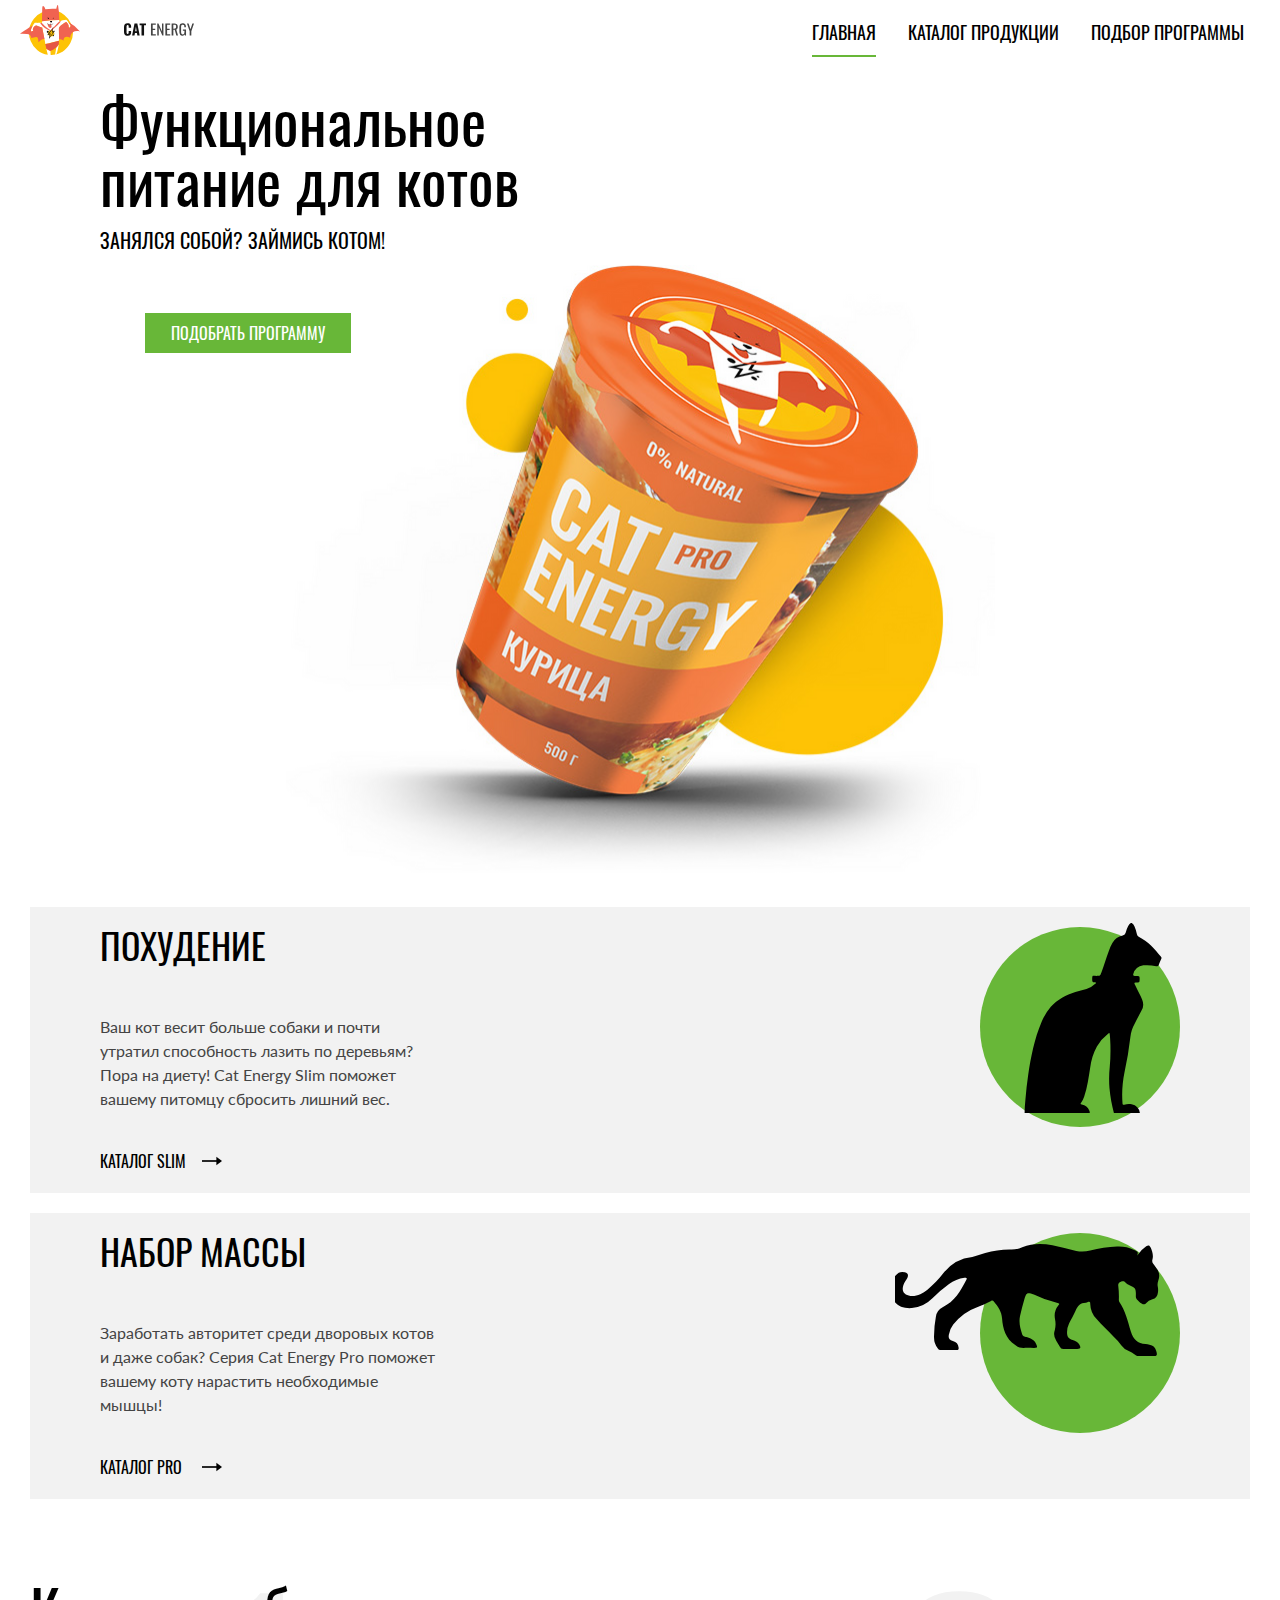
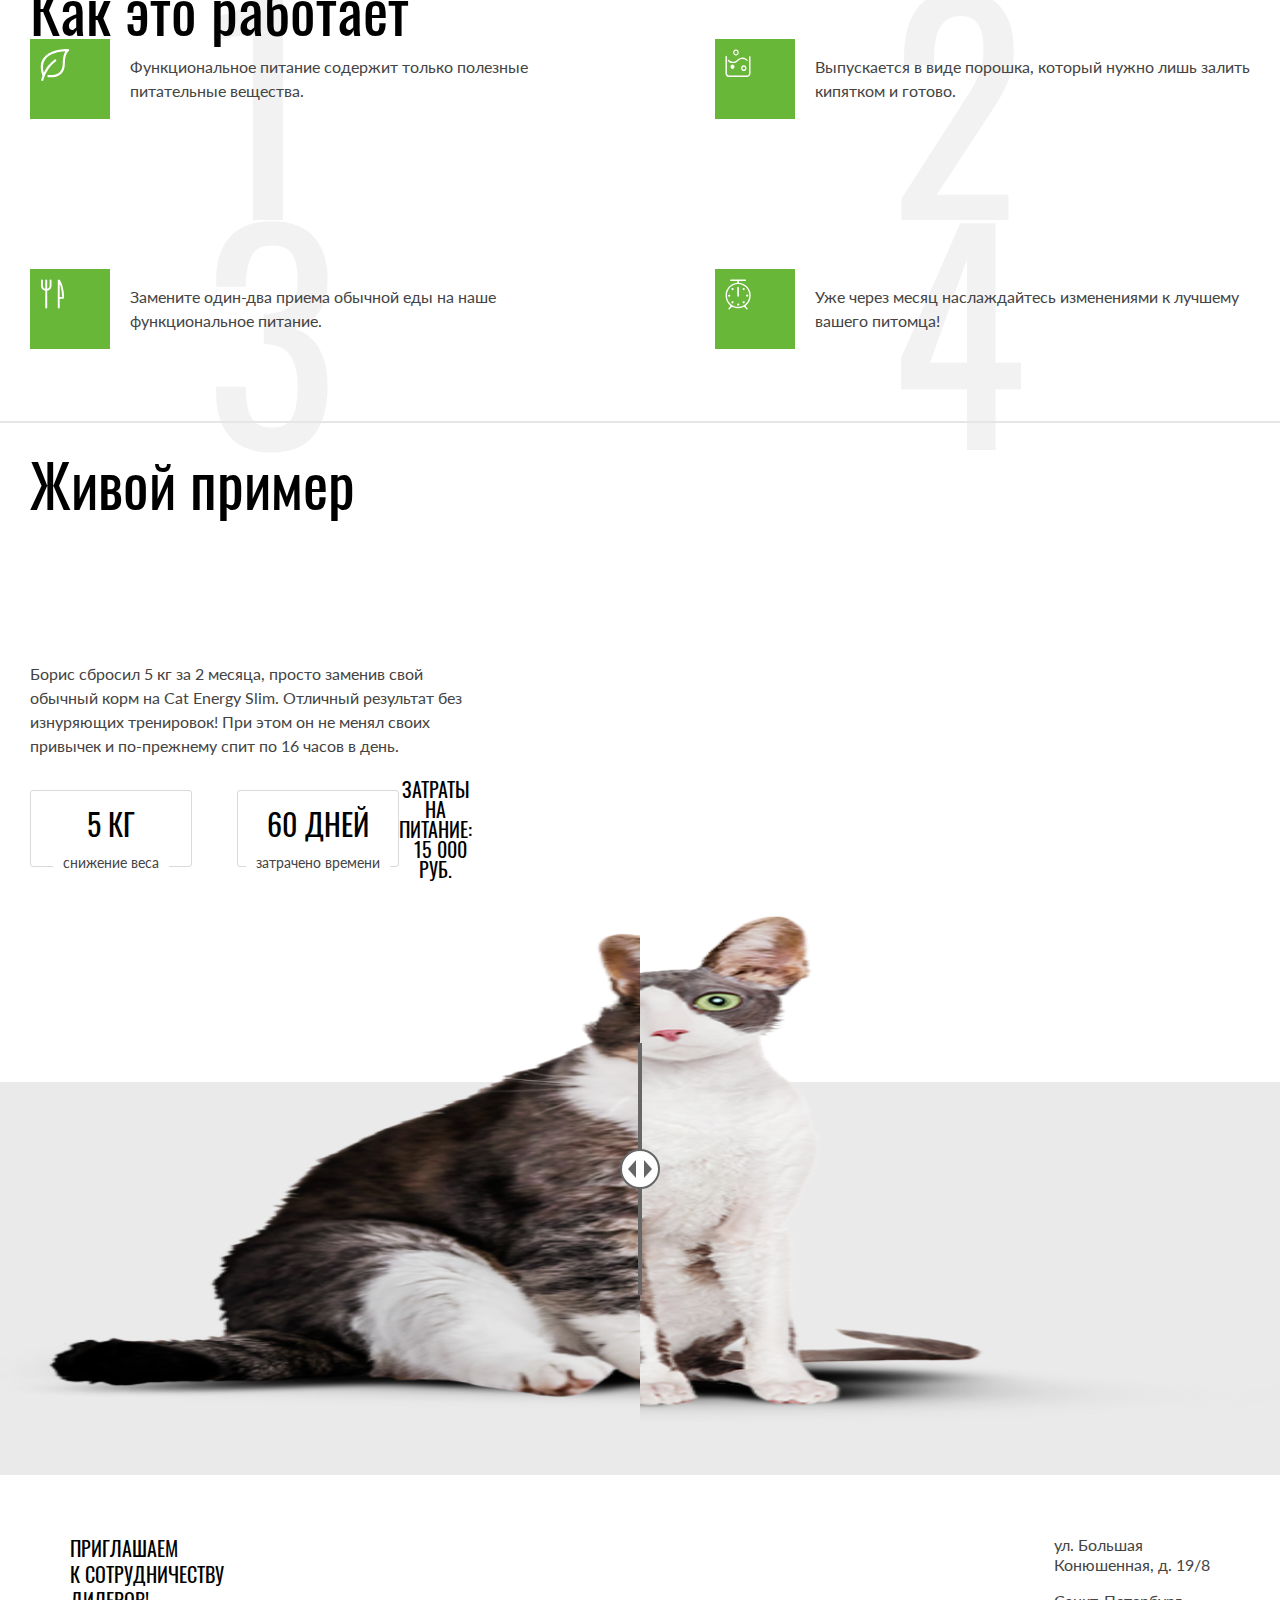
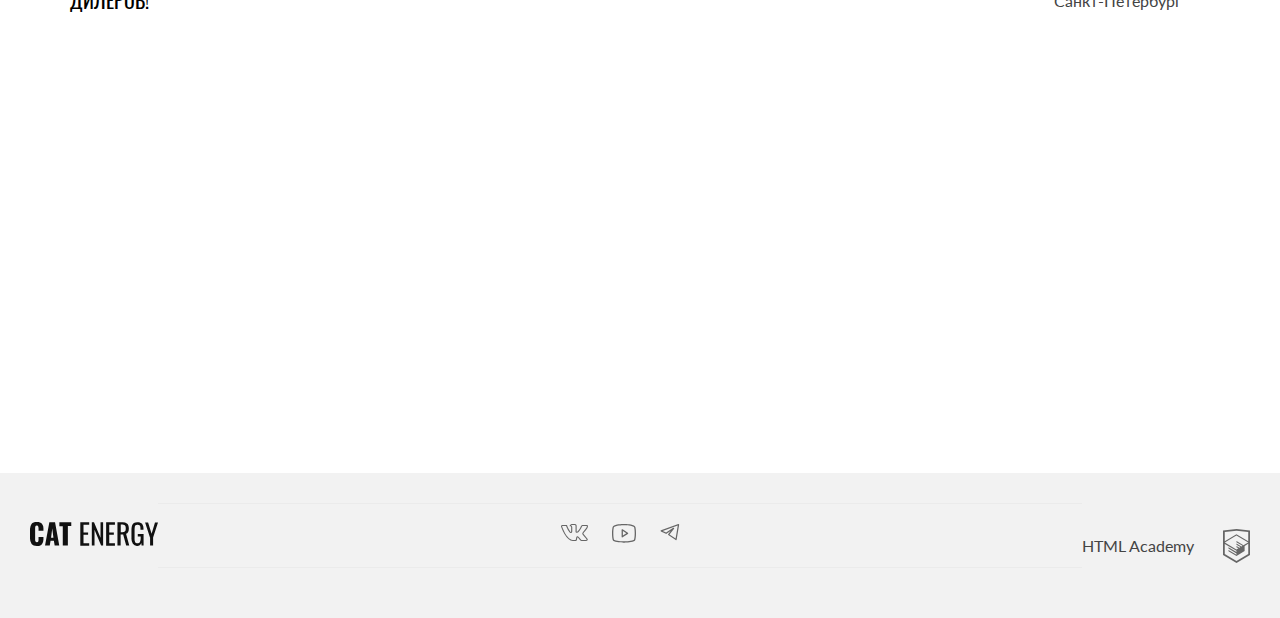
<file: index.html>
<!DOCTYPE html><html class="page" lang="ru"><head><meta charset="UTF-8"><meta name="viewport" content="width=device-width,initial-scale=1"><title>Название проекта</title><meta name="viewport" content="width=device-width,initial-scale=1"><link rel="stylesheet" href="styles/styles.css"><link rel="icon" href="favicon.ico"><link rel="icon" href="./favicons/favicon.svg" type="image/svg+xml"><link rel="apple-touch-icon" href="./favicons/apple-icon-180x180.png"><link rel="manifest" href="manifest.webmanifest"></head><body class="page__body"><div class="page__wrapper"><header class="header"><div class="header__wrapper"><a class="header__logo-link header__logo link" href="#"><picture><source media="(min-width: 1440px)" width="70" height="59" type="image/svg+xml" srcset="./images/logo-header/logo-header-img/logo-desktop.svg"><source media="(min-width: 768px)" width="60" height="50" type="image/svg+xml" srcset="./images/logo-header/logo-header-img/logo-tablet.svg"><img class="header__logo-img" src="./images/logo-header/logo-header-img/logo-mobile.svg" width="33" height="38" alt="Логотип-картинка сайта"></picture><picture><source media="(min-width: 768px)" width="70" height="59" type="image/svg+xml" srcset="./images/logo-header/logo-header-text/logo-text-desktop.svg"><img class="header__logo-text" src="./images/logo-header/logo-header-text/logo-text-mobail.svg" width="101" height="18" alt="Логотип-текст сайта"></picture></a><div class="header__buttons"><button class="header__button header__button--open" type="button"><span class="visually-hidden">Открыть навигацию</span> <span class="header__inner"></span></button> <button class="header__button header__button--close" type="button"><span class="visually-hidden">Закрыть навигацию</span></button></div><ul class="header__nav-list header__nav-list--index list-reset"><li class="header__nav-item"><a class="header__nav-link header__nav-link--active header__nav-link--active-index link" href="index.html">Главная</a></li><li class="header__nav-item"><a class="header__nav-link link" href="catalog.html">Каталог продукции</a></li><li class="header__nav-item"><a class="header__nav-link link" href="#">Подбор программы</a></li></ul><nav class="header__nav"></nav></div></header><main class="main"><div class="main__wrapper"><section class="greetings"><div class="greetings__wrapper"><div class="greetings__container"><div class="greetings__container-text"><h1 class="greetings__title title title--main">Функциональное<br>питание для котов</h1><p class="greetings__text">Занялся собой? Займись котом!</p></div></div><picture><source media="(min-width: 1440px)" srcset="./images/index/feed/feed-index-desktop@1x.png, ./images/index/feed/feed-index-desktop@2x.png 2x" type="image/png" width="552" height="499"><source media="(min-width: 768px)" srcset="./images/index/feed/feed-index-tablet@1x.png, ./images/index/feed/feed-index-tablet@2x.png 2x" type="image/png" width="709" height="608"><img class="greetings__img" src="./images/index/feed/feed-index-mobile@1x.png" srcset="./images/index/feed/feed-index-mobile@2x.png" width="280" height="270" alt="Корм Cat Energy со вкусом курицы"></picture><button class="greetings__button button" type="button">Подобрать программу</button></div></section><section class="programs"><div class="programs__wrapper"><h2 class="visually-hidden">Наши программы питания</h2><ul class="programs__cards list-reset"><li class="programs__card"><span class="programs__card-accent programs__card-accent--hight"></span><h3 class="programs__card-title title">Похудение</h3><p class="programs__card-text text-basic">Ваш кот весит больше собаки и почти утратил способность лазить по деревьям? Пора на диету! Cat Energy Slim поможет вашему питомцу сбросить лишний вес.</p><a class="programs__card-link title link" href="#">Каталог slim <span class="programs__card-icon"></span></a></li><li class="programs__card"><span class="programs__card-accent programs__card-accent--mass"></span><h3 class="programs__card-title title">Набор массы</h3><p class="programs__card-text text-basic">Заработать авторитет среди дворовых котов и даже собак? Серия Cat Energy Pro поможет вашему коту нарастить необходимые мышцы!</p><a class="programs__card-link title link" href="#">Каталог pro <span class="programs__card-icon"></span></a></li></ul></div></section><section class="promo"><div class="promo__wrapper"><h2 class="promo__title title title-section">Как это работает</h2><ul class="promo__list list-reset"><li class="promo__item"><span class="promo__icon promo__icon--list"></span><p class="promo__card-text text-basic">Функциональное питание содержит только полезные питательные вещества.</p></li><li class="promo__item"><span class="promo__icon promo__icon--powder"></span><p class="promo__card-text text-basic">Выпускается в виде порошка, который нужно лишь залить кипятком и готово.</p></li><li class="promo__item"><span class="promo__icon promo__icon--cutlery"></span><p class="promo__card-text text-basic">Замените один-два приема обычной еды на наше функциональное питание.</p></li><li class="promo__item"><span class="promo__icon promo__icon--scales"></span><p class="promo__card-text text-basic">Уже через месяц наслаждайтесь изменениями к лучшему вашего питомца!</p></li></ul></div></section><section class="example"><div class="example__wrapper"><h2 class="example__title title title-section">Живой пример</h2><div class="example__text-container"><p class="example__text text-basic">Борис сбросил 5 кг за 2 месяца, просто заменив свой обычный корм на Cat Energy Slim. Отличный результат без изнуряющих тренировок! При этом он не менял своих привычек и по-прежнему спит по 16 часов в день.</p><div class="example__time"><div class="example__tab"><p class="example__addition"><span class="example__accent example__accent--height">5 кг</span> <span class="example__discription visually-hidden">Снижение веса</span></p><p class="example__addition"><span class="example__accent example__accent--day">60 дней</span> <span class="example__discription visually-hidden">Затрачено времени</span></p></div><p class="example__price title">Затраты на питание: <span class="example__price-sum">15 000 РУБ.</span></p></div></div></div><div class="example__slider"><div class="example__sliders-container"><ul class="example__sliders-list list"><li class="example__slider-item example__slider-item--before"><picture><source media="(min-width: 768px)" srcset="./images/index/result/cat-before-tablet@1x.png, ./images/index/result/cat-before-tablet@2x.png 2x" type="image/png" width="560" height="512"><img class="example__slide example__slide--big-cat" src="./images/index/result/cat-before-mobail@1x.png" srcset="./images/index/result/cat-before-mobail@2x.png" width="280" height="256" alt="Кот до того как начал питаться нашим кормом"></picture></li><li class="example__slider-item example__slider-item--after"><picture><source media="(min-width: 768px)" srcset="./images/index/result/cat-after-tablet@1x.png, ./images/index/result/cat-after-tablet@2x.png 2x" type="image/png" width="560" height="512"><img class="example__slide example__slide--thin-cat" src="./images/index/result/cat-after-mobail@1x.png" srcset="./images/index/result/cat-after-mobail@2x.png" width="280" height="256" alt="Кот до того как начал питаться нашим кормом"></picture></li></ul><div class="example__slider-input"><button class="example__slider-button" type="button"><span class="visually-hidden">Посмотреть изменения</span></button></div></div></div></section></div></main><footer class="footer"><section class="cooperation"><div class="cooperation__wrapper-text"><h2 class="cooperation__title title">Приглашаем<br>к сотрудничеству<br>дилеров!</h2><p class="cooperation__text text-basic">ул. Большая<br>Конюшенная, д. 19/8<br><span class="cooperation__text-city">Санкт-Петербург</span></p></div><div class="cooperation__map" id="map"></div></section><section class="contact"><div class="contact__wrapper"><h2 class="visually-hidden">Контактная информация</h2><a class="contact__logo-link footer__logo-text" href="index.html"><span class="visually-hidden">Логотип сайта</span> <svg class="contact__logo-icon" width="128" height="24" focusable="false"><use href="./icons/stack.svg#logo-footer"></use></svg></a><ul class="contact__social-list list-reset"><li class="contact__social-item"><a class="contact__social-link link contact__social-link--vk" href="https://vk.com/htmlacademy" target="_blank" rel="noopener noreferrer"><span class="visually-hidden">Мы в vk</span> <svg class="contact__social-icon contact__social-icon--vk" width="27" height="17" focusable="false"><use href="./icons/stack.svg#vk"></use></svg></a></li><li class="contact__social-item"><span class="visually-hidden">Мы на youtube</span> <a class="contact__social-link link contact__social-link--youtube" href="https://www.youtube.com/user/htmlacademyru" target="_blank" rel="noopener noreferrer"><span class="visually-hidden">Мы на youtube</span> <svg class="contact__social-icon contact__social-icon--youtube" width="24" height="19" focusable="false"><use href="./icons/stack.svg#youtube"></use></svg></a></li><li class="contact__social-item"><a class="contact__social-link link contact__social-link--telegram" href="https://t.me/htmlacademy" target="_blank" rel="noopener noreferrer"><span class="visually-hidden">Мы в телеграм</span> <svg class="contact__social-icon contact__social-icon--telegram" width="20" height="17" focusable="false"><use href="./icons/stack.svg#telegram"></use></svg></a></li></ul><a class="contact__logo-additional-link link" href="#" target="_blank" rel="noopener noreferrer"><span class="contact__logo-additional-text text">HTML Academy</span> <svg class="contact__logo-additional-icon" width="27" height="34" focusable="false"><use href="./icons/stack.svg#htmlacademy-logo"></use></svg></a></div></section></footer></div><script src="https://api-maps.yandex.ru/2.1/?lang=ru_RU&amp;apikey=f744a2c0-e2ea-421d-a839-f13515eb267e" defer="defer"></script><script src="scripts/index.js" defer="defer"></script></body></html>
</file>
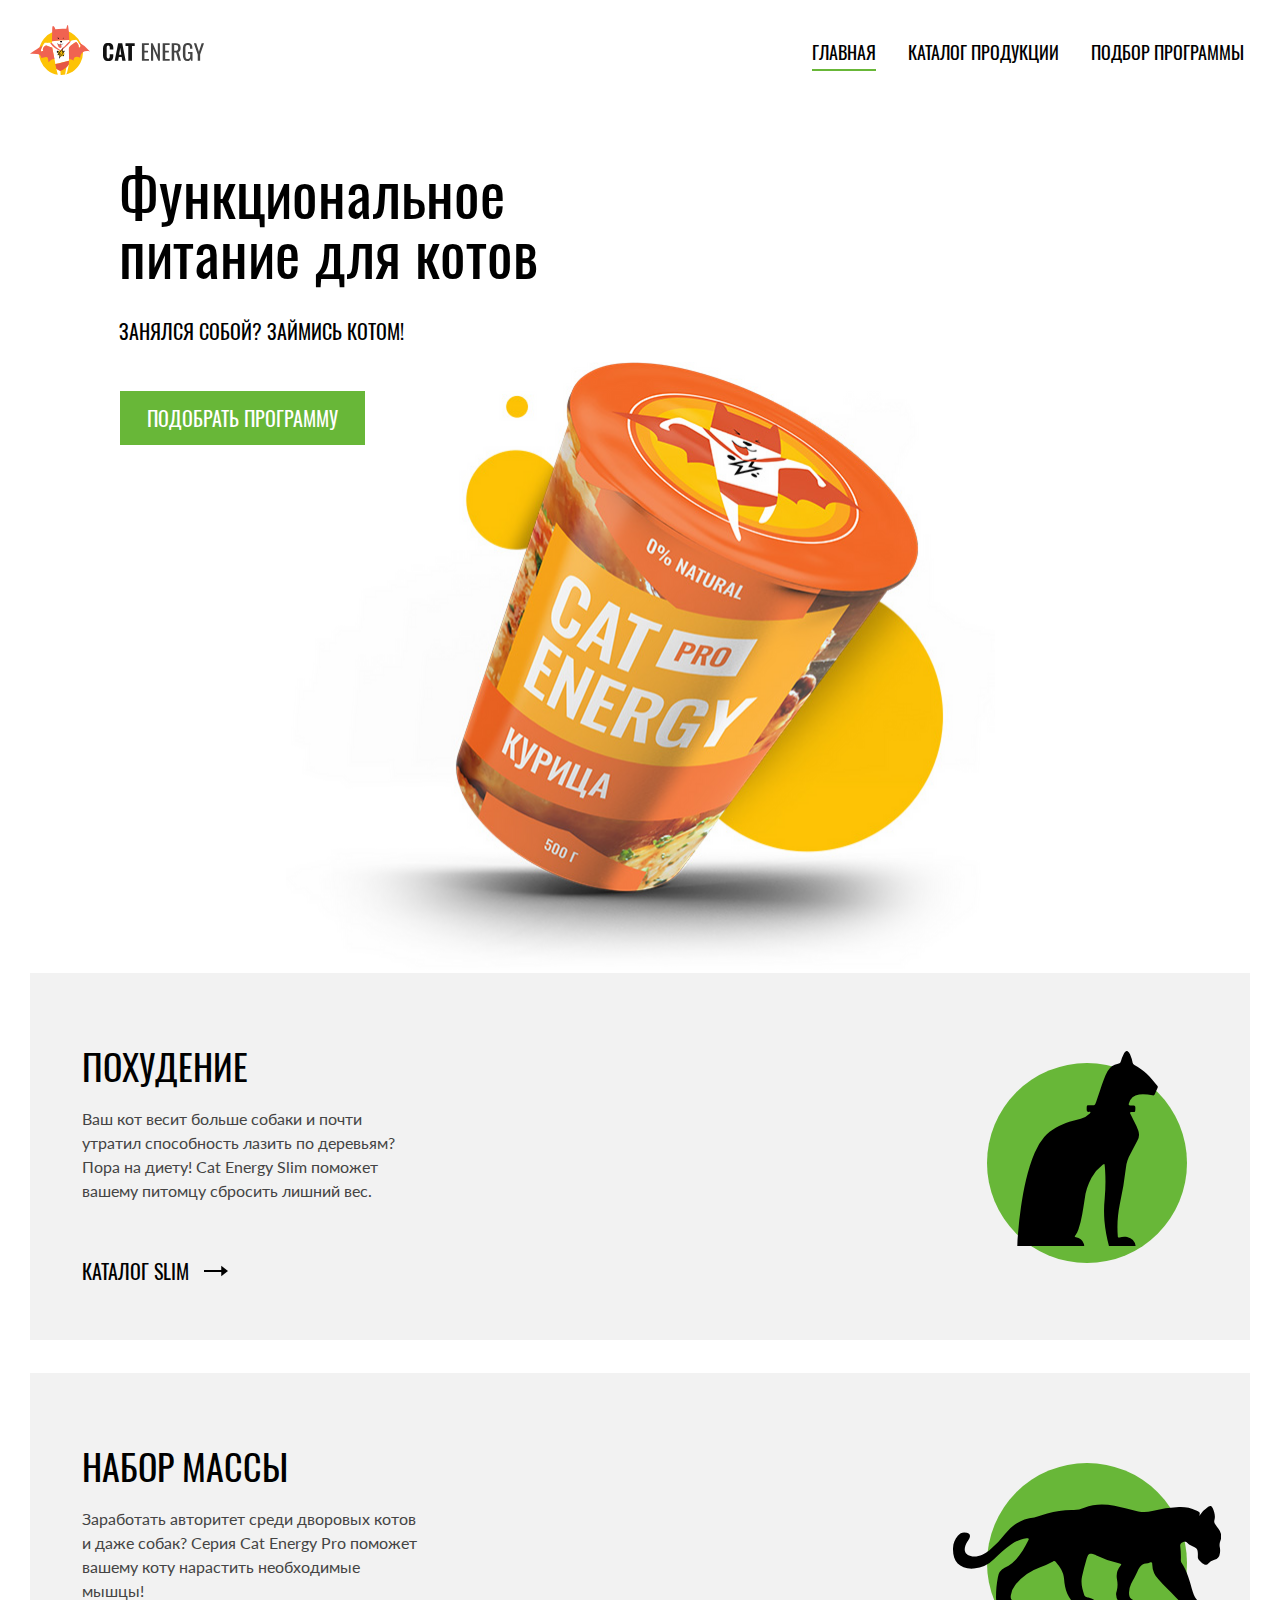
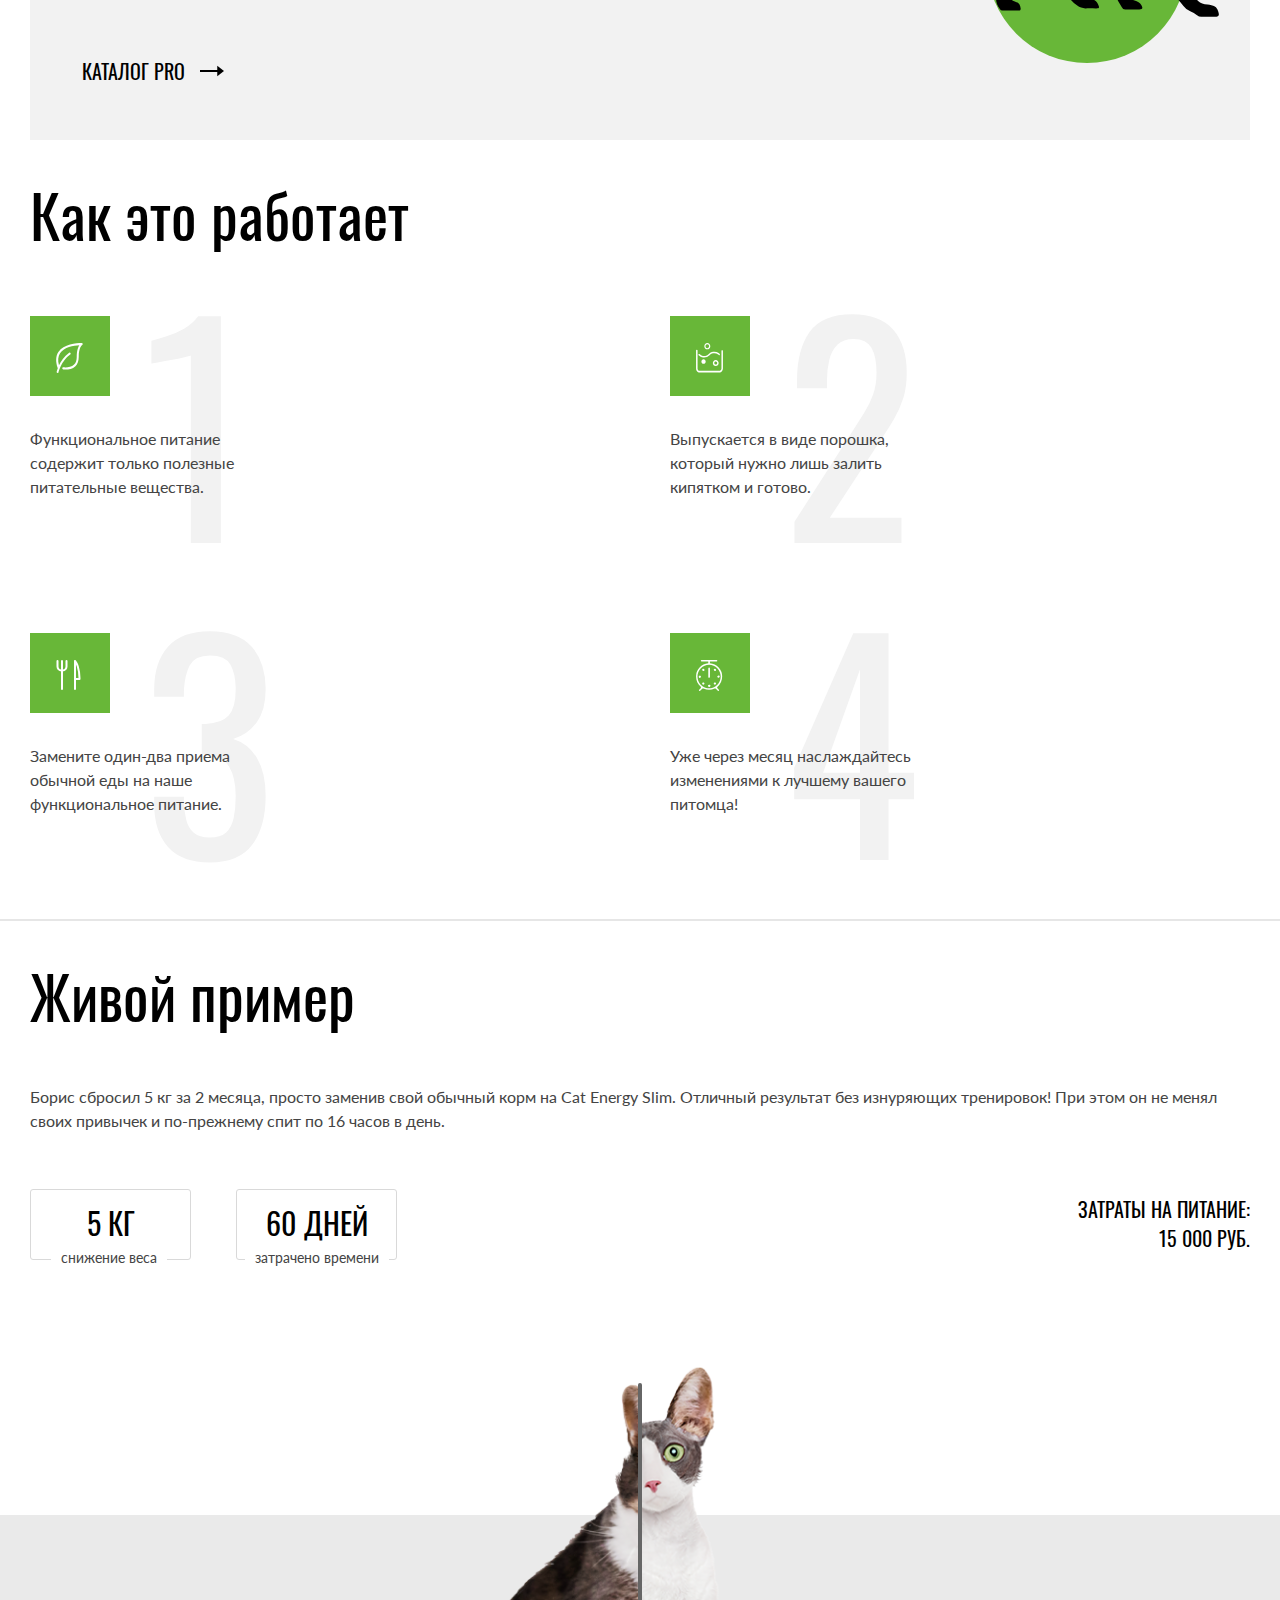
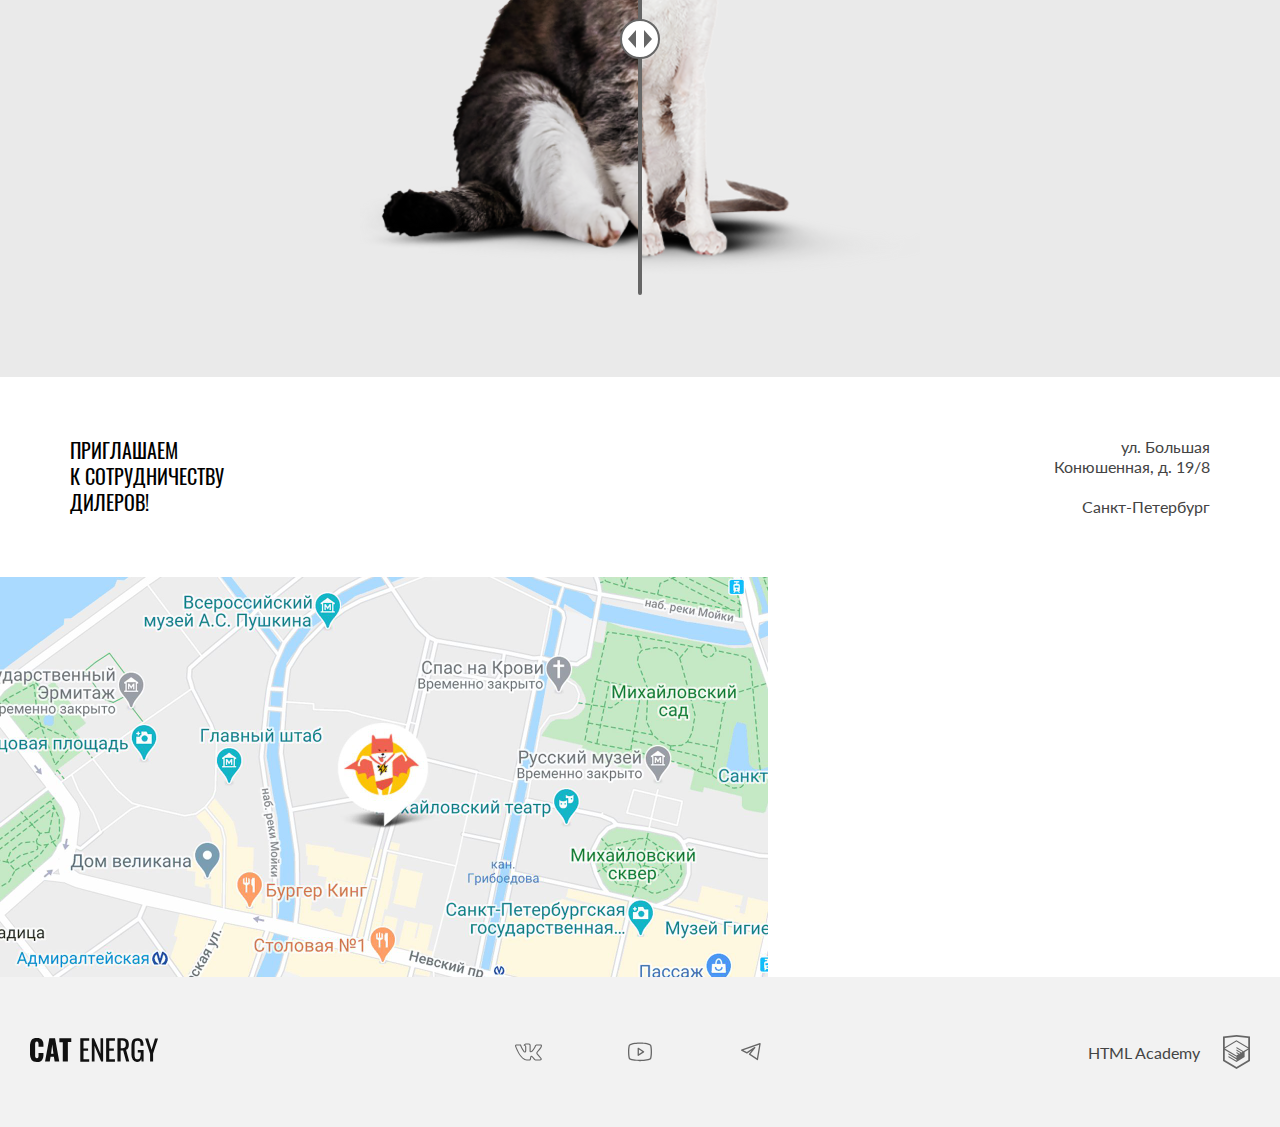
<file: 10/index.html>
<!DOCTYPE html><html class="page" lang="ru"><head><meta charset="UTF-8"><meta name="viewport" content="width=device-width,initial-scale=1"><title>Cat Energy</title><meta name="viewport" content="width=device-width,initial-scale=1"><link rel="stylesheet" href="styles/styles.css"><link rel="icon" href="favicon.ico"><link rel="icon" href="./favicons/favicon.svg" type="image/svg+xml"><link rel="apple-touch-icon" href="./favicons/apple-icon-180x180.png"><link rel="manifest" href="manifest.webmanifest"></head><body class="page__body"><div class="page__wrapper"><header class="header"><div class="header__wrapper"><a class="header__logo-link header__logo link" href="index.html"><picture><source media="(min-width: 1440px)" width="70" height="59" type="image/svg+xml" srcset="./images/logo-header/logo-header-img/logo-desktop.svg"><source media="(min-width: 768px)" width="60" height="50" type="image/svg+xml" srcset="./images/logo-header/logo-header-img/logo-tablet.svg"><img class="header__logo-img" src="./images/logo-header/logo-header-img/logo-mobile.svg" width="33" height="38" alt="Логотип-картинка сайта"></picture><picture><source media="(min-width: 768px)" width="101" height="28" type="image/svg+xml" srcset="./images/logo-header/logo-header-text/logo-text-desktop.svg"><img class="header__logo-text" src="./images/logo-header/logo-header-text/logo-text-mobail.svg" width="101" height="18" alt="Логотип-текст сайта"></picture></a><div class="header__buttons"><button class="header__button header__button--open" type="button"><span class="visually-hidden">Открыть навигацию</span> <span class="header__inner"></span></button> <button class="header__button header__button--close" type="button"><span class="visually-hidden">Закрыть навигацию</span></button></div><ul class="header__nav-list header__nav-list--index list-reset"><li class="header__nav-item"><a class="header__nav-link header__nav-link--active-index header__nav-link--active link" href="index.html">Главная</a></li><li class="header__nav-item"><a class="header__nav-link link" href="catalog.html">Каталог продукции</a></li><li class="header__nav-item"><a class="header__nav-link link" href="#">Подбор программы</a></li></ul></div></header><main class="main"><div class="main__wrapper"><section class="greetings"><div class="greetings__wrapper"><div class="greetings__container"><div class="greetings__container-text"><h1 class="greetings__title title title--main">Функциональное<br>питание для котов</h1><p class="greetings__text">Занялся собой? Займись котом!</p></div></div><div class="greetings__img-container"><picture><source media="(min-width: 1440px)" srcset="./images/index/feed/feed-index-desktop@1x.png, ./images/index/feed/feed-index-desktop@2x.png 2x" type="image/png" width="552" height="499"><source media="(min-width: 768px)" srcset="./images/index/feed/feed-index-tablet@1x.png, ./images/index/feed/feed-index-tablet@2x.png 2x" type="image/png" width="709" height="608"><img class="greetings__img" src="./images/index/feed/feed-index-mobile@1x.png" srcset="./images/index/feed/feed-index-mobile@2x.png" width="280" height="270" alt="Корм Cat Energy со вкусом курицы"></picture></div><button class="greetings__button button" type="button">Подобрать программу</button></div></section><section class="programs"><div class="programs__wrapper"><h2 class="visually-hidden">Наши программы питания</h2><ul class="programs__cards list-reset"><li class="programs__card"><span class="programs__card-accent programs__card-accent--hight"></span><h3 class="programs__card-title title">Похудение</h3><p class="programs__card-text text-basic">Ваш кот весит больше собаки и почти утратил способность лазить по деревьям? Пора на диету! Cat Energy Slim поможет вашему питомцу сбросить лишний вес.</p><a class="programs__card-link title link" href="#">Каталог slim <span class="programs__card-icon"></span></a></li><li class="programs__card"><span class="programs__card-accent programs__card-accent--mass"></span><h3 class="programs__card-title title">Набор массы</h3><p class="programs__card-text text-basic">Заработать авторитет среди дворовых котов и даже собак? Серия Cat Energy Pro поможет вашему коту нарастить необходимые мышцы!</p><a class="programs__card-link title link" href="#">Каталог pro <span class="programs__card-icon"></span></a></li></ul></div></section><section class="promo"><div class="promo__wrapper"><h2 class="promo__title title title-section">Как это работает</h2><ul class="promo__list list-reset"><li class="promo__item"><span class="promo__icon promo__icon--list"></span><p class="promo__card-text text-basic">Функциональное питание содержит только полезные питательные вещества.</p></li><li class="promo__item"><span class="promo__icon promo__icon--powder"></span><p class="promo__card-text text-basic">Выпускается в виде порошка, который нужно лишь залить кипятком и готово.</p></li><li class="promo__item"><span class="promo__icon promo__icon--cutlery"></span><p class="promo__card-text text-basic">Замените один-два приема обычной еды на наше функциональное питание.</p></li><li class="promo__item"><span class="promo__icon promo__icon--scales"></span><p class="promo__card-text text-basic">Уже через месяц наслаждайтесь изменениями к лучшему вашего питомца!</p></li></ul></div></section><section class="example"><div class="example__background"><div class="example__wrapper"><div class="example__wrapper-text"><h2 class="example__title title title-section">Живой пример</h2><div class="example__text-container"><p class="example__text text-basic">Борис сбросил 5 кг за 2 месяца, просто заменив свой обычный корм на Cat Energy Slim. Отличный результат без изнуряющих тренировок! При этом он не менял своих привычек и по-прежнему спит по 16 часов в день.</p><div class="example__time"><div class="example__tab"><p class="example__addition"><span class="example__accent example__accent--height">5 кг</span> <span class="example__discription visually-hidden">Снижение веса</span></p><p class="example__addition"><span class="example__accent example__accent--day">60 дней</span> <span class="example__discription visually-hidden">Затрачено времени</span></p></div><p class="example__price title">Затраты на питание: <span class="example__price-sum">15 000 РУБ.</span></p></div></div></div><div class="example__slider"><div class="example__sliders-container"><ul class="example__sliders-list list"><li class="example__slider-item example__slider-item--before"><picture><source media="(min-width: 768px)" srcset="./images/index/result/cat-before-tablet@1x.png, ./images/index/result/cat-before-tablet@2x.png 2x" type="image/png" width="560" height="512"><img class="example__slide example__slide--big-cat" src="./images/index/result/cat-before-mobail@1x.png" srcset="./images/index/result/cat-before-mobail@2x.png" width="280" height="256" alt="Кот до того как начал питаться нашим кормом"></picture></li><li class="example__slider-item example__slider-item--after"><picture><source media="(min-width: 768px)" srcset="./images/index/result/cat-after-tablet@1x.png, ./images/index/result/cat-after-tablet@2x.png 2x" type="image/png" width="560" height="512"><img class="example__slide example__slide--thin-cat" src="./images/index/result/cat-after-mobail@1x.png" srcset="./images/index/result/cat-after-mobail@2x.png" width="280" height="256" alt="Кот до того как начал питаться нашим кормом"></picture></li></ul><div class="example__slider-input"><button class="example__slider-button" type="button"><span class="visually-hidden">Посмотреть изменения</span></button></div></div></div></div></div></section></div></main><footer class="footer"><section class="cooperation"><div class="cooperation__wrapper-text"><h2 class="cooperation__title title">Приглашаем<br>к сотрудничеству<br>дилеров!</h2><p class="cooperation__text text-basic">ул. Большая<br>Конюшенная, д. 19/8<br><span class="cooperation__text-city">Санкт-Петербург</span></p></div><div class="cooperation__map-container"><div class="cooperation__map" id="map"></div></div></section><section class="contact"><div class="contact__background"><div class="contact__wrapper"><h2 class="visually-hidden">Контактная информация</h2><a class="contact__logo-link footer__logo-text" href="index.html"><span class="visually-hidden">Логотип сайта</span> <svg class="contact__logo-icon" width="128" height="24" focusable="false"><use href="./icons/stack.svg#logo-footer"></use></svg></a><ul class="contact__social-list list-reset"><li class="contact__social-item"><a class="contact__social-link link contact__social-link--vk" href="https://vk.com/htmlacademy" target="_blank" rel="noopener noreferrer"><span class="visually-hidden">Мы в vk</span></a></li><li class="contact__social-item"><span class="visually-hidden">Мы на youtube</span> <a class="contact__social-link link contact__social-link--youtube" href="https://www.youtube.com/user/htmlacademyru" target="_blank" rel="noopener noreferrer"><span class="visually-hidden">Мы на youtube</span></a></li><li class="contact__social-item"><a class="contact__social-link link contact__social-link--telegram" href="https://t.me/htmlacademy" target="_blank" rel="noopener noreferrer"><span class="visually-hidden">Мы в телеграм</span></a></li></ul><a class="contact__logo-additional-link link" href="#" target="_blank" rel="noopener noreferrer"><span class="contact__logo-additional-text text">HTML Academy</span> <span class="contact__logo-additional-icon"></span></a></div></div></section></footer></div><script src="https://api-maps.yandex.ru/2.1/?lang=ru_RU&amp;apikey=f744a2c0-e2ea-421d-a839-f13515eb267e" defer="defer"></script><script src="scripts/index.js" defer="defer"></script></body></html>
</file>
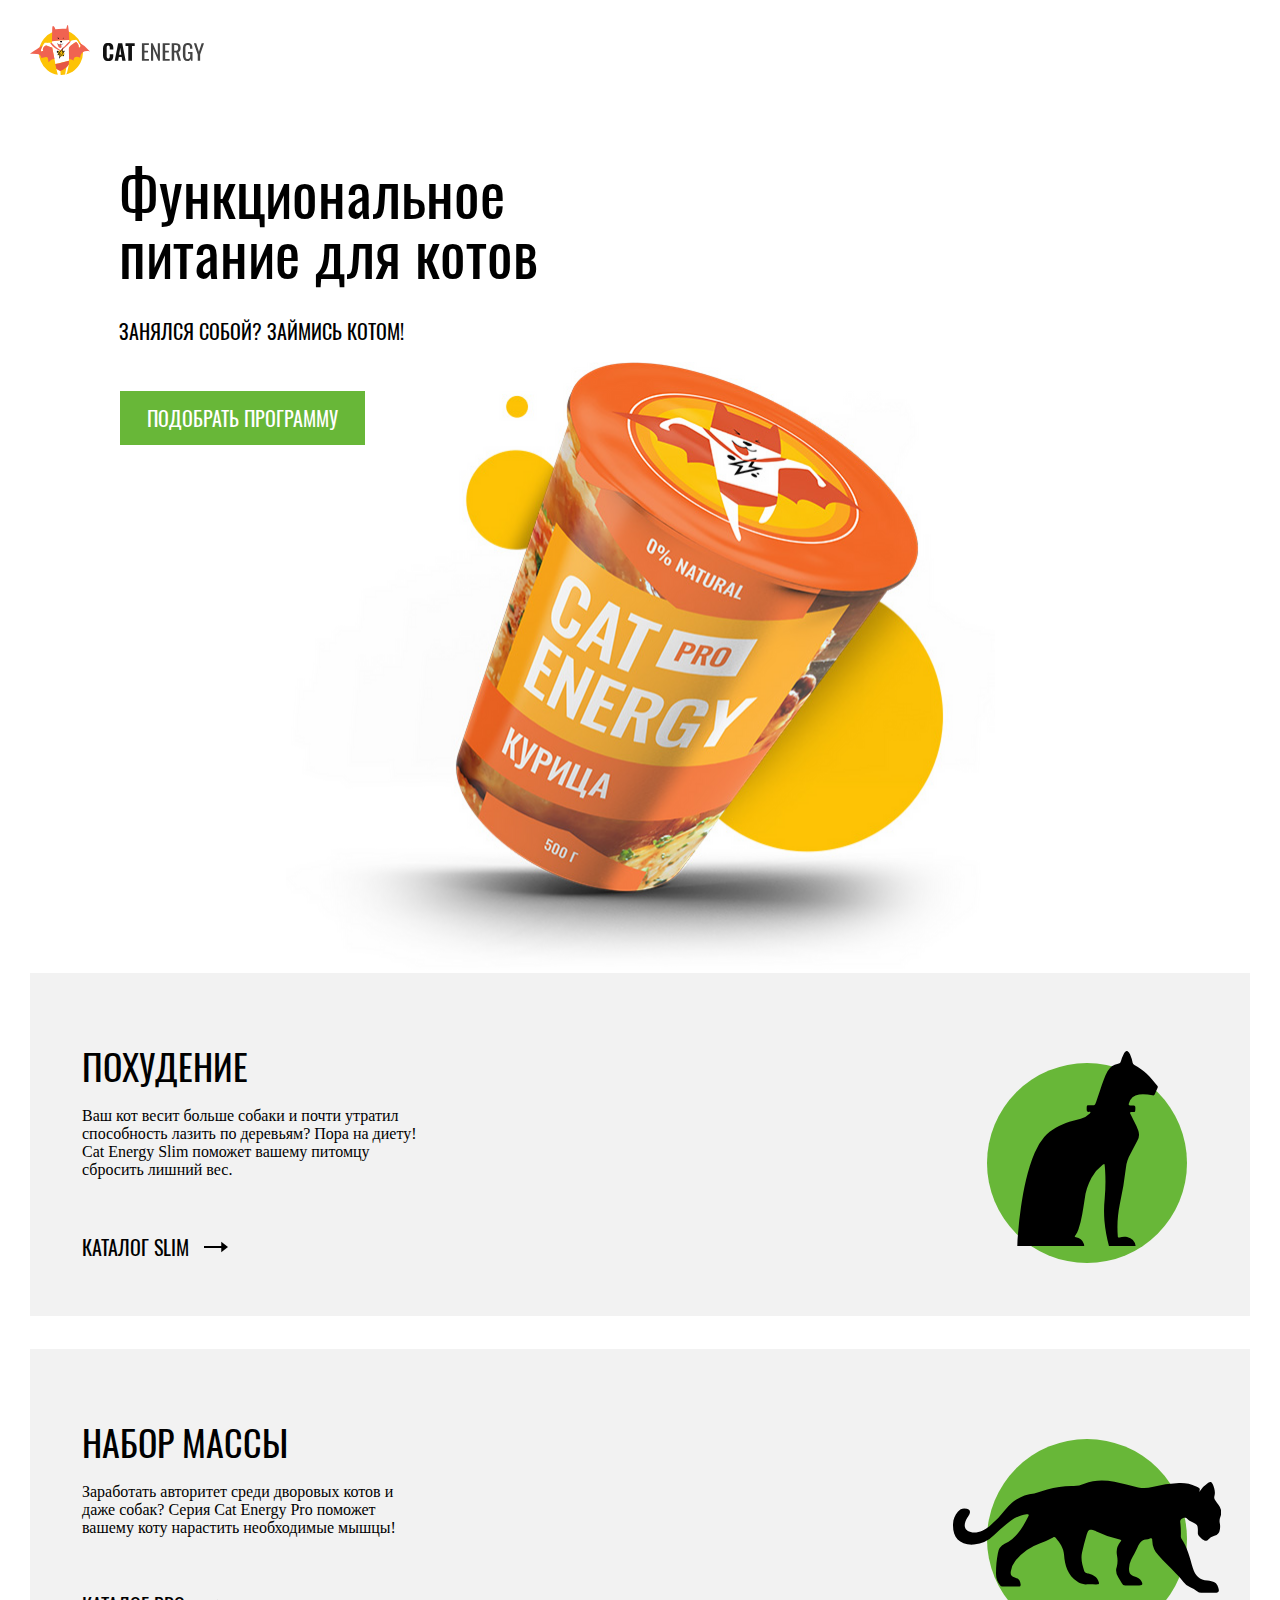
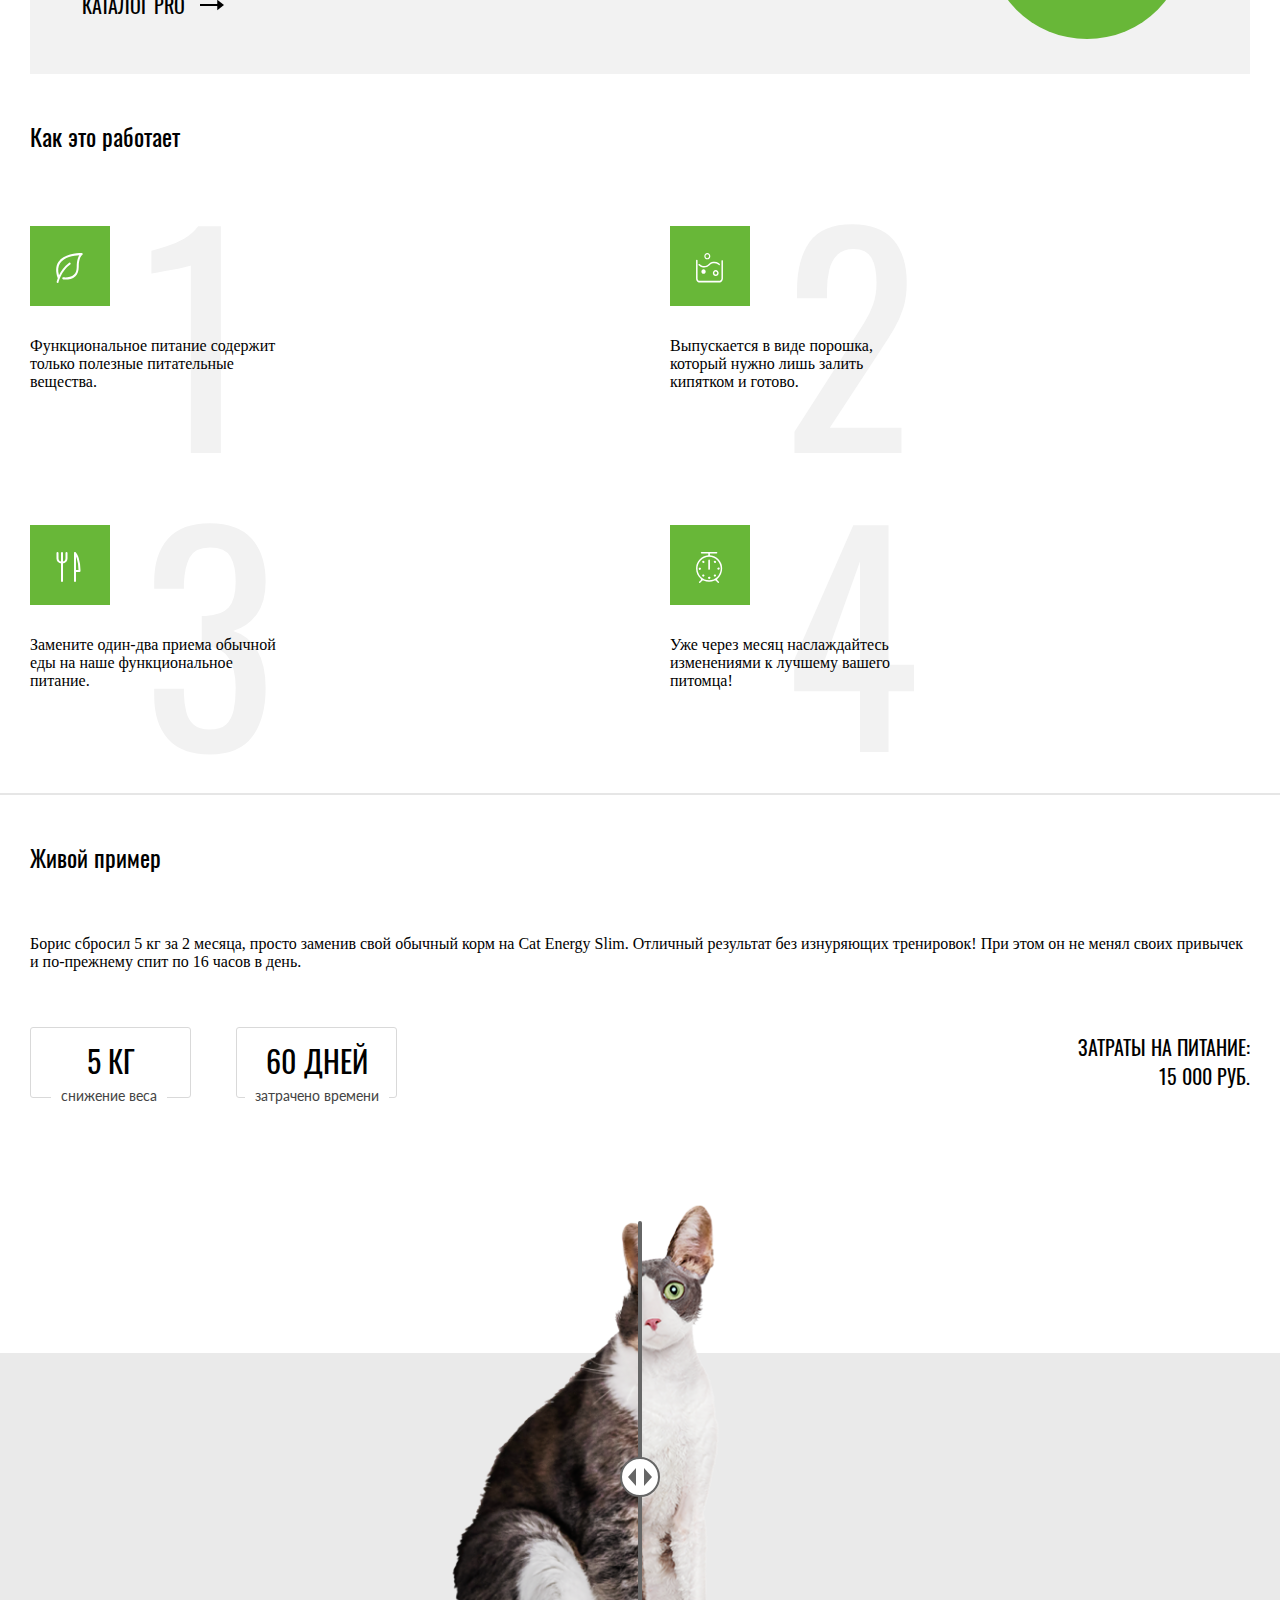
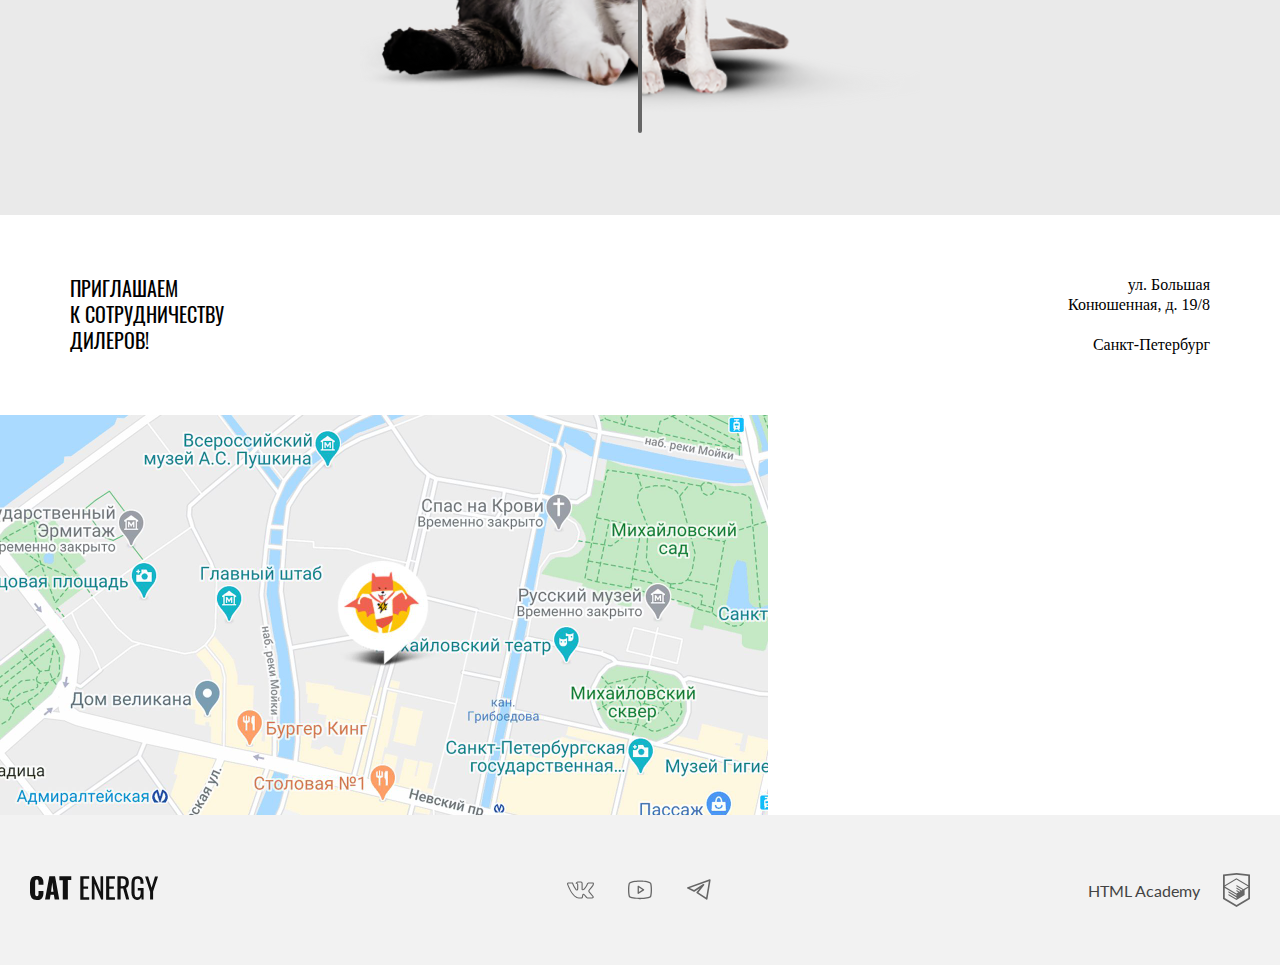
<file: 13/index.html>
<!DOCTYPE html><html class="page" lang="ru"><head><meta charset="UTF-8"><meta name="viewport" content="width=device-width,initial-scale=1"><title>Cat Energy</title><meta name="viewport" content="width=device-width,initial-scale=1"><link rel="stylesheet" href="styles/styles.css"><link rel="icon" href="favicon.ico"><link rel="icon" href="./favicons/favicon.svg" type="image/svg+xml"><link rel="apple-touch-icon" href="./favicons/apple-icon-180x180.png"><link rel="manifest" href="manifest.webmanifest"></head><body class="page__body"><div class="page__wrapper"><header class="header"><div class="header__wrapper"><a class="header__logo-link header__logo link" href="index.html"><picture><source media="(min-width: 1440px)" width="70" height="59" type="image/svg+xml" srcset="./images/logo-header/logo-header-img/logo-desktop.svg"><source media="(min-width: 768px)" width="60" height="50" type="image/svg+xml" srcset="./images/logo-header/logo-header-img/logo-tablet.svg"><img class="header__logo-img" src="./images/logo-header/logo-header-img/logo-mobile.svg" width="33" height="38" alt="Логотип-картинка сайта"></picture><picture><source media="(min-width: 768px)" width="101" height="28" type="image/svg+xml" srcset="./images/logo-header/logo-header-text/logo-text-desktop.svg"><img class="header__logo-text" src="./images/logo-header/logo-header-text/logo-text-mobail.svg" width="101" height="18" alt="Логотип-текст сайта"></picture></a><div class="header__buttons"><button class="header__button header__button--open" type="button"><span class="visually-hidden">Открыть навигацию</span> <span class="header__inner"></span></button> <button class="header__button header__button--close" type="button"><span class="visually-hidden">Закрыть навигацию</span></button></div><ul class="header__nav-list header__nav-list--index list-reset"><li class="header__nav-item"><a class="header__nav-link header__nav-link--active-index header__nav-link--active link" href="index.html">Главная</a></li><li class="header__nav-item"><a class="header__nav-link link" href="catalog.html">Каталог продукции</a></li><li class="header__nav-item"><a class="header__nav-link link" href="#">Подбор программы</a></li></ul></div></header><main class="main"><div class="main__wrapper"><section class="greetings"><div class="greetings__wrapper"><div class="greetings__container"><div class="greetings__container-text"><h1 class="greetings__title title title--main">Функциональное<br>питание для котов</h1><p class="greetings__text">Занялся собой? Займись котом!</p></div></div><div class="greetings__img-container"><picture><source media="(min-width: 1440px)" srcset="./images/index/feed/feed-index-desktop@1x.png, ./images/index/feed/feed-index-desktop@2x.png 2x" type="image/png" width="552" height="499"><source media="(min-width: 768px)" srcset="./images/index/feed/feed-index-tablet@1x.png, ./images/index/feed/feed-index-tablet@2x.png 2x" type="image/png" width="709" height="608"><img class="greetings__img" src="./images/index/feed/feed-index-mobile@1x.png" srcset="./images/index/feed/feed-index-mobile@2x.png" width="280" height="270" alt="Корм Cat Energy со вкусом курицы"></picture></div><button class="greetings__button button" type="button">Подобрать программу</button></div></section><section class="programs"><div class="programs__wrapper"><h2 class="visually-hidden">Наши программы питания</h2><ul class="programs__cards list-reset"><li class="programs__card"><span class="programs__card-accent programs__card-accent--hight"></span><h3 class="programs__card-title title">Похудение</h3><p class="programs__card-text text-basic">Ваш кот весит больше собаки и почти утратил способность лазить по деревьям? Пора на диету! Cat Energy Slim поможет вашему питомцу сбросить лишний вес.</p><a class="programs__card-link title link" href="#">Каталог slim <span class="programs__card-icon"></span></a></li><li class="programs__card"><span class="programs__card-accent programs__card-accent--mass"></span><h3 class="programs__card-title title">Набор массы</h3><p class="programs__card-text text-basic">Заработать авторитет среди дворовых котов и даже собак? Серия Cat Energy Pro поможет вашему коту нарастить необходимые мышцы!</p><a class="programs__card-link title link" href="#">Каталог pro <span class="programs__card-icon"></span></a></li></ul></div></section><section class="promo"><div class="promo__wrapper"><h2 class="promo__title title title-section">Как это работает</h2><ul class="promo__list list-reset"><li class="promo__item"><span class="promo__icon promo__icon--list"></span><p class="promo__card-text text-basic">Функциональное питание содержит только полезные питательные вещества.</p></li><li class="promo__item"><span class="promo__icon promo__icon--powder"></span><p class="promo__card-text text-basic">Выпускается в виде порошка, который нужно лишь залить кипятком и готово.</p></li><li class="promo__item"><span class="promo__icon promo__icon--cutlery"></span><p class="promo__card-text text-basic">Замените один-два приема обычной еды на наше функциональное питание.</p></li><li class="promo__item"><span class="promo__icon promo__icon--scales"></span><p class="promo__card-text text-basic">Уже через месяц наслаждайтесь изменениями к лучшему вашего питомца!</p></li></ul></div></section><section class="example"><div class="example__background"><div class="example__wrapper"><div class="example__wrapper-text"><h2 class="example__title title title-section">Живой пример</h2><div class="example__text-container"><p class="example__text text-basic">Борис сбросил 5 кг за 2 месяца, просто заменив свой обычный корм на Cat Energy Slim. Отличный результат без изнуряющих тренировок! При этом он не менял своих привычек и по-прежнему спит по 16 часов в день.</p><div class="example__time"><div class="example__tab"><p class="example__addition"><span class="example__accent example__accent--height">5 кг</span> <span class="example__discription visually-hidden">Снижение веса</span></p><p class="example__addition"><span class="example__accent example__accent--day">60 дней</span> <span class="example__discription visually-hidden">Затрачено времени</span></p></div><p class="example__price title">Затраты на питание: <span class="example__price-sum">15 000 РУБ.</span></p></div></div></div><div class="example__slider"><div class="example__sliders-container"><ul class="example__sliders-list list"><li class="example__slider-item example__slider-item--before"><picture><source media="(min-width: 768px)" srcset="./images/index/result/cat-before-tablet@1x.png, ./images/index/result/cat-before-tablet@2x.png 2x" type="image/png" width="560" height="512"><img class="example__slide example__slide--big-cat" src="./images/index/result/cat-before-mobail@1x.png" srcset="./images/index/result/cat-before-mobail@2x.png" width="280" height="256" alt="Кот до того как начал питаться нашим кормом"></picture></li><li class="example__slider-item example__slider-item--after"><picture><source media="(min-width: 768px)" srcset="./images/index/result/cat-after-tablet@1x.png, ./images/index/result/cat-after-tablet@2x.png 2x" type="image/png" width="560" height="512"><img class="example__slide example__slide--thin-cat" src="./images/index/result/cat-after-mobail@1x.png" srcset="./images/index/result/cat-after-mobail@2x.png" width="280" height="256" alt="Кот до того как начал питаться нашим кормом"></picture></li></ul><div class="example__slider-input"><button class="example__slider-button" type="button"><span class="visually-hidden">Посмотреть изменения</span></button></div></div></div></div></div></section></div></main><footer class="footer"><section class="cooperation"><div class="cooperation__wrapper-text"><h2 class="cooperation__title title">Приглашаем<br>к сотрудничеству<br>дилеров!</h2><p class="cooperation__text text-basic">ул. Большая<br>Конюшенная, д. 19/8<br><span class="cooperation__text-city">Санкт-Петербург</span></p></div><div class="cooperation__map-container"><div class="cooperation__map" id="map"></div></div></section><section class="contact"><div class="contact__background"><div class="contact__wrapper"><h2 class="visually-hidden">Контактная информация</h2><a class="contact__logo-link footer__logo-text" href="index.html"><span class="visually-hidden">Логотип сайта</span> <svg class="contact__logo-icon" width="128" height="24" focusable="false"><use href="./icons/stack.svg#logo-footer"></use></svg></a><div class="contact__social-border"><ul class="contact__social-list list-reset"><li class="contact__social-item"><a class="contact__social-link link contact__social-link--vk" href="https://vk.com/htmlacademy" target="_blank" rel="noopener noreferrer"><span class="visually-hidden">Мы в vk</span></a></li><li class="contact__social-item"><span class="visually-hidden">Мы на youtube</span> <a class="contact__social-link link contact__social-link--youtube" href="https://www.youtube.com/user/htmlacademyru" target="_blank" rel="noopener noreferrer"><span class="visually-hidden">Мы на youtube</span></a></li><li class="contact__social-item"><a class="contact__social-link link contact__social-link--telegram" href="https://t.me/htmlacademy" target="_blank" rel="noopener noreferrer"><span class="visually-hidden">Мы в телеграм</span></a></li></ul></div><a class="contact__logo-additional-link link" href="#" target="_blank" rel="noopener noreferrer"><span class="contact__logo-additional-text text">HTML Academy</span> <span class="contact__logo-additional-icon"></span></a></div></div></section></footer></div><script src="https://api-maps.yandex.ru/2.1/?lang=ru_RU&amp;apikey=f744a2c0-e2ea-421d-a839-f13515eb267e" defer="defer"></script><script src="scripts/index.js" defer="defer"></script></body></html>
</file>
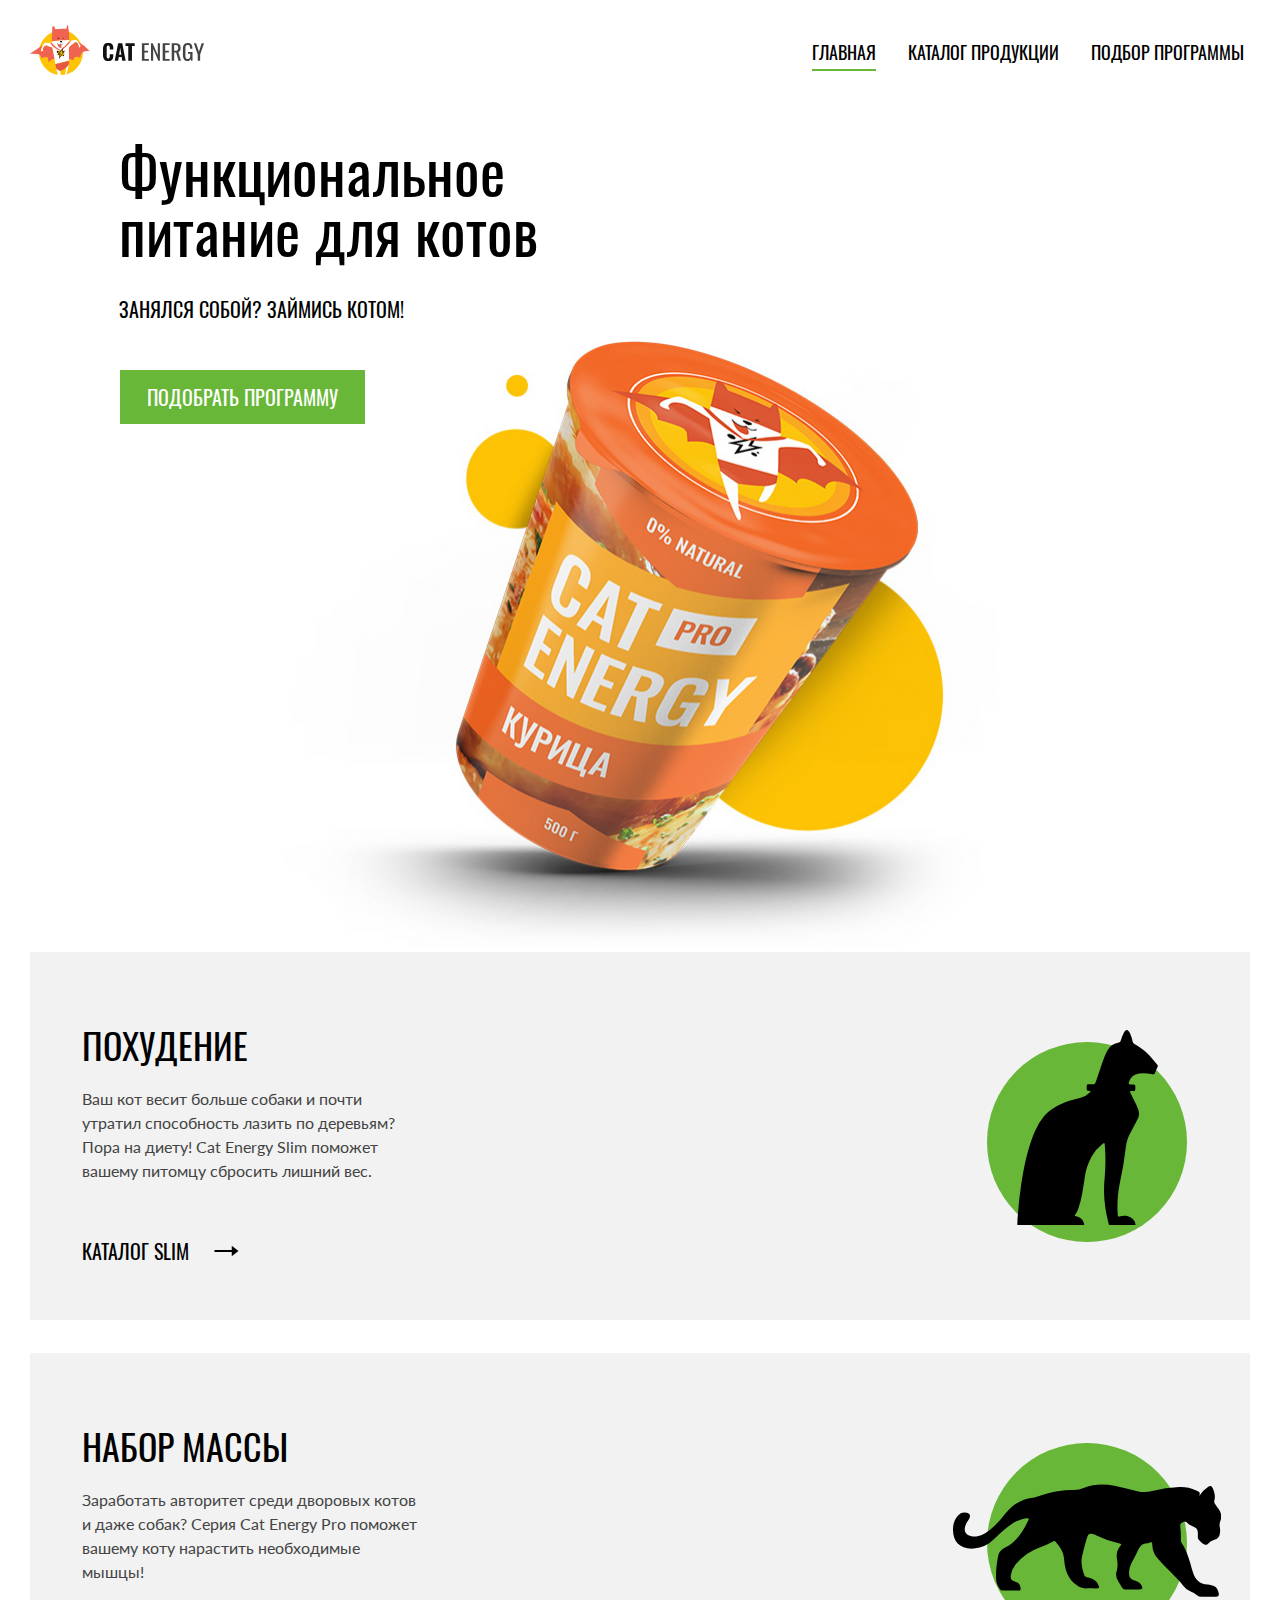
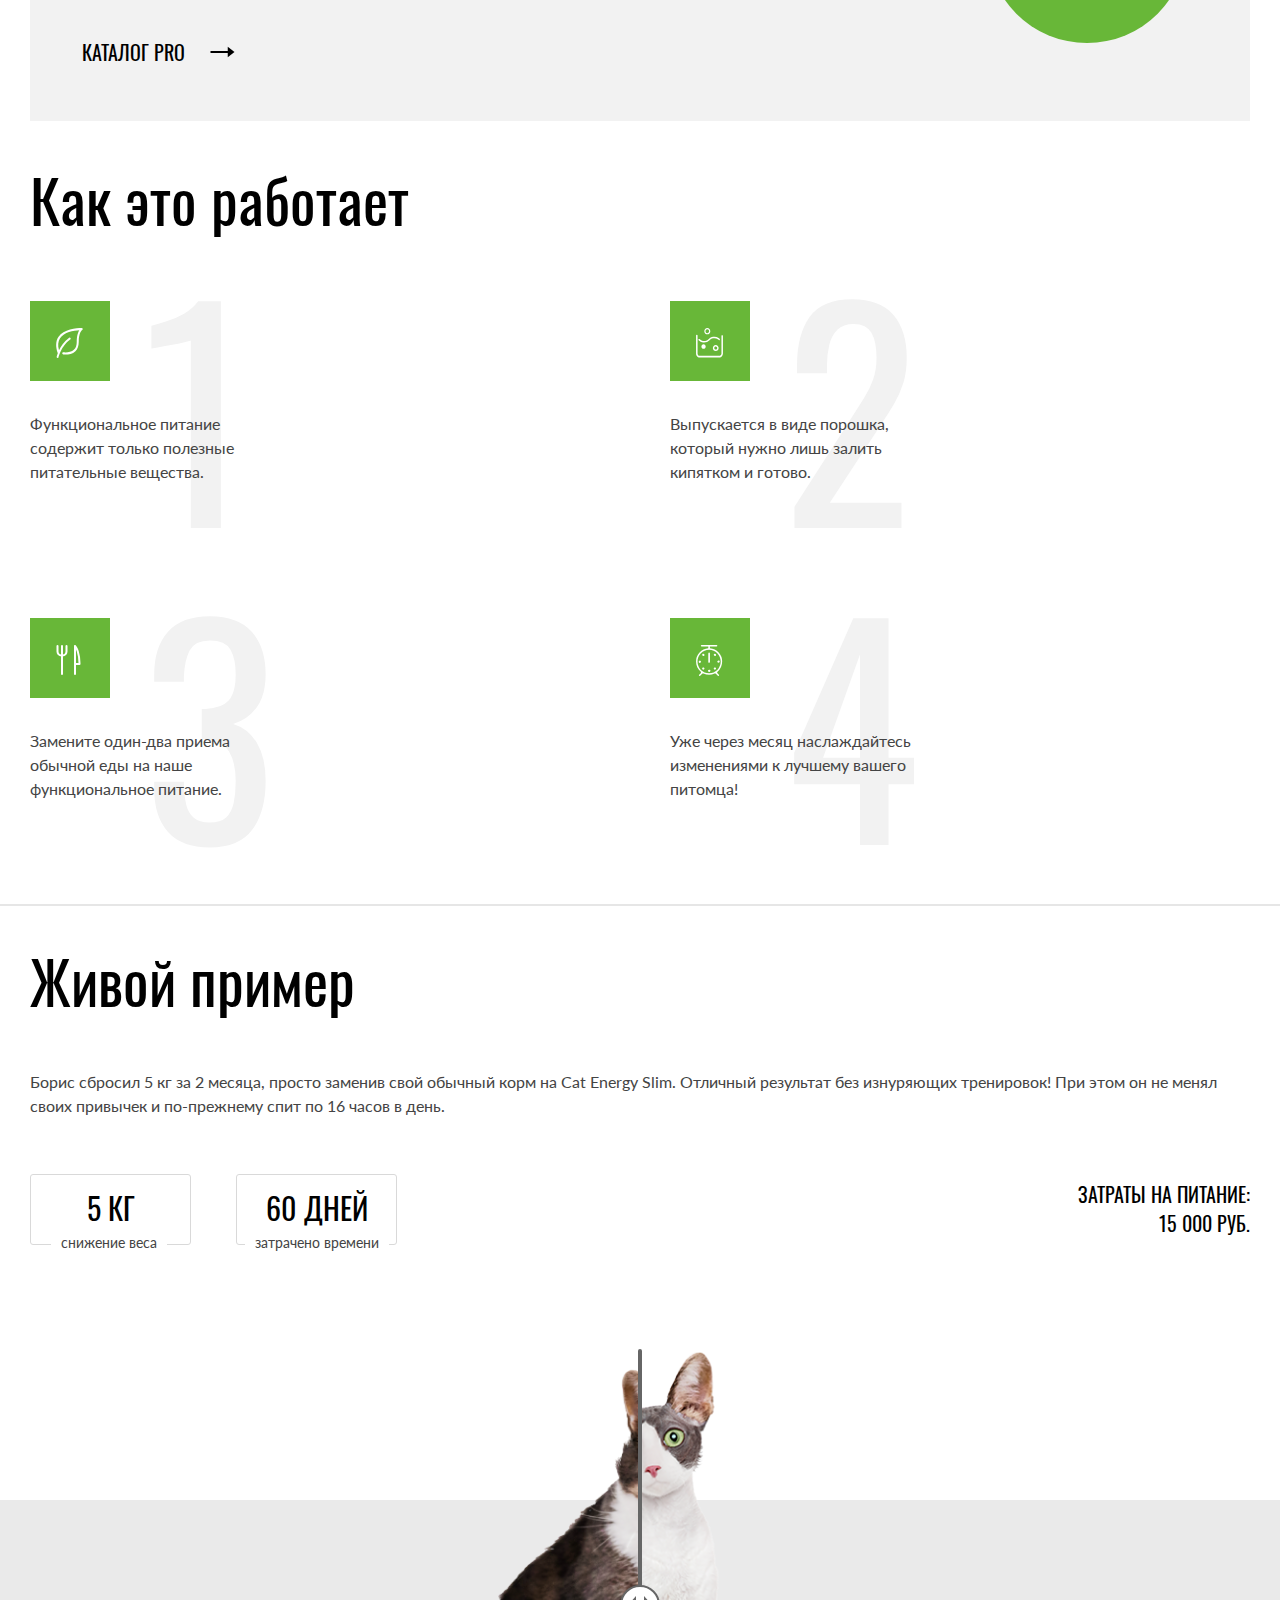
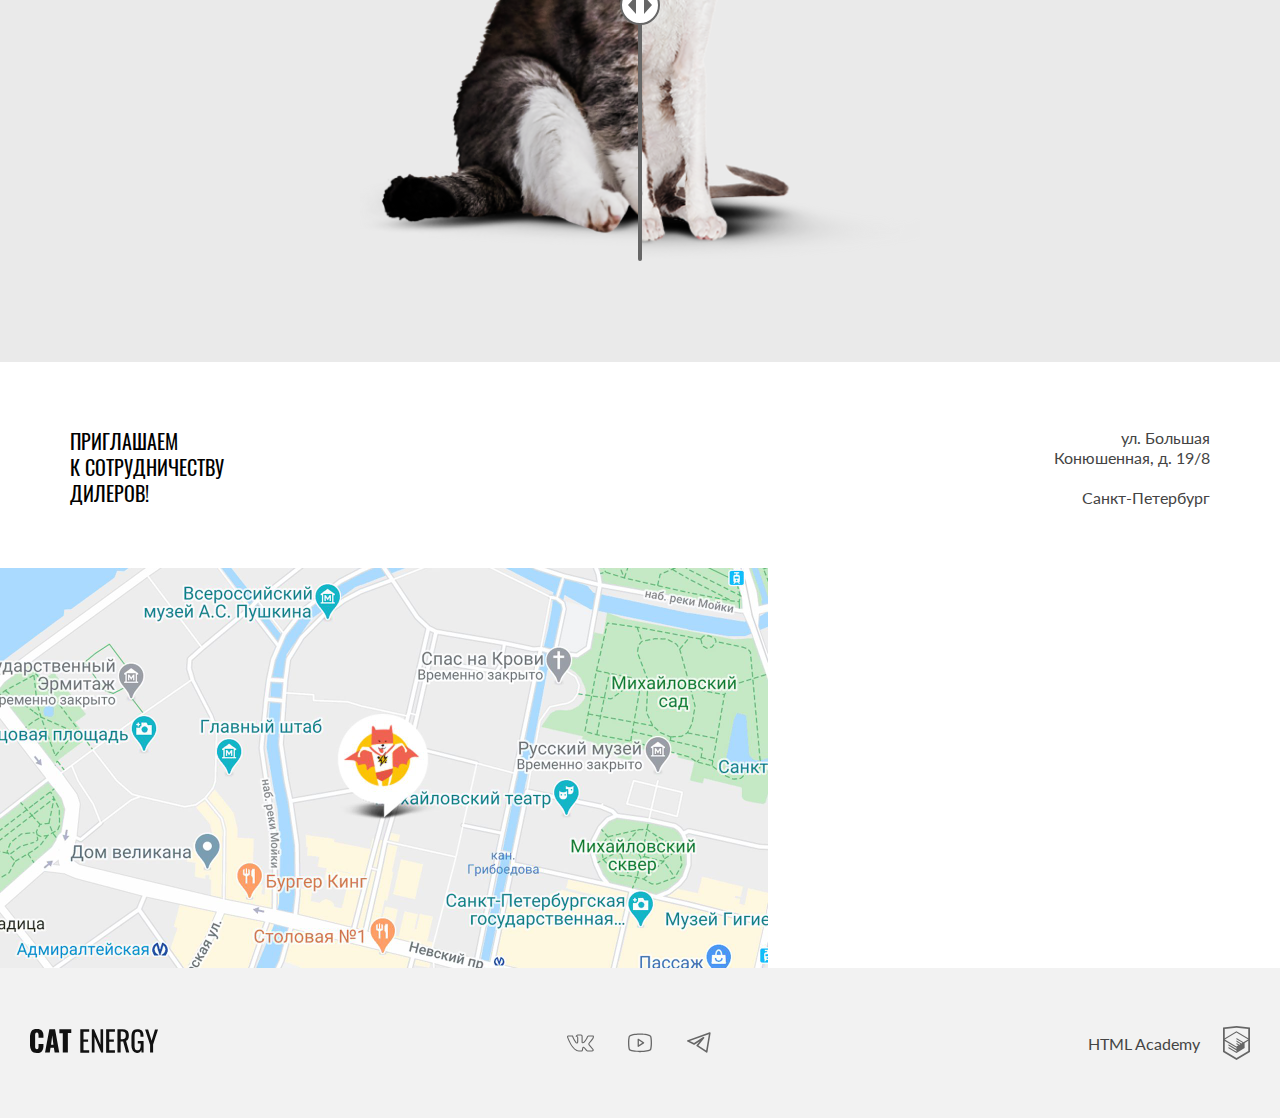
<file: 14/index.html>
<!DOCTYPE html><html class="page" lang="ru"><head><meta charset="UTF-8"><meta name="viewport" content="width=device-width,initial-scale=1"><title>Cat Energy</title><meta name="viewport" content="width=device-width,initial-scale=1"><link rel="stylesheet" href="styles/styles.css"><link rel="icon" href="favicon.ico"><link rel="icon" href="./favicons/favicon.svg" type="image/svg+xml"><link rel="apple-touch-icon" href="./favicons/apple-icon-180x180.png"><link rel="manifest" href="manifest.webmanifest"></head><body class="page__body"><div class="page__wrapper"><header class="header"><div class="header__wrapper header__wrapper--index"><a class="header__logo-link header__logo link" href="index.html"><picture><source media="(min-width: 1440px)" width="70" height="59" type="image/svg+xml" srcset="./images/logo-header/logo-header-img/logo-desktop.svg"><source media="(min-width: 768px)" width="60" height="50" type="image/svg+xml" srcset="./images/logo-header/logo-header-img/logo-tablet.svg"><img class="header__logo-img" src="./images/logo-header/logo-header-img/logo-mobile.svg" width="33" height="38" alt="Логотип-картинка сайта"></picture><picture><source media="(min-width: 768px)" width="101" height="28" type="image/svg+xml" srcset="./images/logo-header/logo-header-text/logo-text-desktop.svg"><img class="header__logo-text" src="./images/logo-header/logo-header-text/logo-text-mobail.svg" width="101" height="18" alt="Логотип-текст сайта"></picture></a><div class="header__buttons"><button class="header__button header__button--open" type="button"><span class="visually-hidden">Открыть навигацию</span> <span class="header__inner"></span></button> <button class="header__button header__button--close" type="button"><span class="visually-hidden">Закрыть навигацию</span></button></div><ul class="header__nav-list header__nav-list--index list-reset"><li class="header__nav-item"><a class="header__nav-link header__nav-link--active-index header__nav-link--active link" href="index.html">Главная</a></li><li class="header__nav-item"><a class="header__nav-link link" href="catalog.html">Каталог продукции</a></li><li class="header__nav-item"><a class="header__nav-link link" href="#">Подбор программы</a></li></ul></div></header><main class="main"><div class="main__wrapper"><section class="greetings"><div class="greetings__wrapper"><div class="greetings__container"><div class="greetings__container-text"><h1 class="greetings__title title title--main">Функциональное<br>питание для котов</h1><p class="greetings__text">Занялся собой? Займись котом!</p></div></div><div class="greetings__img-container"><picture><source media="(min-width: 1440px)" srcset="./images/index/feed/feed-index-desktop@1x.png, ./images/index/feed/feed-index-desktop@2x.png 2x" type="image/png" width="552" height="499"><source media="(min-width: 768px)" srcset="./images/index/feed/feed-index-tablet@1x.png, ./images/index/feed/feed-index-tablet@2x.png 2x" type="image/png" width="709" height="608"><img class="greetings__img" src="./images/index/feed/feed-index-mobile@1x.png" srcset="./images/index/feed/feed-index-mobile@2x.png" width="280" height="270" alt="Корм Cat Energy со вкусом курицы"></picture></div><button class="greetings__button button" type="button">Подобрать программу</button></div></section><section class="programs"><div class="programs__wrapper"><h2 class="visually-hidden">Наши программы питания</h2><ul class="programs__cards list-reset"><li class="programs__card"><span class="programs__card-accent programs__card-accent--hight"></span><h3 class="programs__card-title title">Похудение</h3><p class="programs__card-text text-basic">Ваш кот весит больше собаки и почти утратил способность лазить по деревьям? Пора на диету! Cat Energy Slim поможет вашему питомцу сбросить лишний вес.</p><a class="programs__card-link title link" href="#">Каталог slim <span class="programs__card-icon"></span></a></li><li class="programs__card"><span class="programs__card-accent programs__card-accent--mass"></span><h3 class="programs__card-title title">Набор массы</h3><p class="programs__card-text text-basic">Заработать авторитет среди дворовых котов и даже собак? Серия Cat Energy Pro поможет вашему коту нарастить необходимые мышцы!</p><a class="programs__card-link title link" href="#">Каталог pro <span class="programs__card-icon"></span></a></li></ul></div></section><section class="promo"><div class="promo__wrapper"><h2 class="promo__title title title-section">Как это работает</h2><ul class="promo__list list-reset"><li class="promo__item"><span class="promo__icon promo__icon--list"></span><p class="promo__card-text text-basic">Функциональное питание содержит только полезные питательные вещества.</p></li><li class="promo__item"><span class="promo__icon promo__icon--powder"></span><p class="promo__card-text text-basic">Выпускается в виде порошка, который нужно лишь залить кипятком и готово.</p></li><li class="promo__item"><span class="promo__icon promo__icon--cutlery"></span><p class="promo__card-text text-basic">Замените один-два приема обычной еды на наше функциональное питание.</p></li><li class="promo__item"><span class="promo__icon promo__icon--scales"></span><p class="promo__card-text text-basic">Уже через месяц наслаждайтесь изменениями к лучшему вашего питомца!</p></li></ul></div></section><section class="example"><div class="example__background"><div class="example__wrapper"><div class="example__wrapper-text"><h2 class="example__title title title-section">Живой пример</h2><div class="example__text-container"><p class="example__text text-basic">Борис сбросил 5 кг за 2 месяца, просто заменив свой обычный корм на Cat Energy Slim. Отличный результат без изнуряющих тренировок! При этом он не менял своих привычек и по-прежнему спит по 16 часов в день.</p><div class="example__time"><div class="example__tab"><p class="example__addition"><span class="example__accent example__accent--height">5 кг</span> <span class="example__discription visually-hidden">Снижение веса</span></p><p class="example__addition"><span class="example__accent example__accent--day">60 дней</span> <span class="example__discription visually-hidden">Затрачено времени</span></p></div><p class="example__price title">Затраты на питание: <span class="example__price-sum">15 000 РУБ.</span></p></div></div></div><div class="example__slider"><div class="example__sliders-container"><ul class="example__sliders-list list"><li class="example__slider-item example__slider-item--before"><picture><source media="(min-width: 768px)" srcset="./images/index/result/cat-before-tablet@1x.png, ./images/index/result/cat-before-tablet@2x.png 2x" type="image/png" width="560" height="512"><img class="example__slide example__slide--big-cat" src="./images/index/result/cat-before-mobail@1x.png" srcset="./images/index/result/cat-before-mobail@2x.png" width="280" height="256" alt="Кот до того как начал питаться нашим кормом"></picture></li><li class="example__slider-item example__slider-item--after"><picture><source media="(min-width: 768px)" srcset="./images/index/result/cat-after-tablet@1x.png, ./images/index/result/cat-after-tablet@2x.png 2x" type="image/png" width="560" height="512"><img class="example__slide example__slide--thin-cat" src="./images/index/result/cat-after-mobail@1x.png" srcset="./images/index/result/cat-after-mobail@2x.png" width="280" height="256" alt="Кот до того как начал питаться нашим кормом"></picture></li></ul><div class="example__slider-input"><button class="example__slider-button" type="button"><span class="visually-hidden">Посмотреть изменения</span></button></div></div></div></div></div></section></div></main><footer class="footer"><section class="cooperation"><div class="cooperation__wrapper-text"><h2 class="cooperation__title title">Приглашаем<br>к сотрудничеству<br>дилеров!</h2><p class="cooperation__text text-basic">ул. Большая<br>Конюшенная, д. 19/8<br><span class="cooperation__text-city">Санкт-Петербург</span></p></div><div class="cooperation__map-container"><div class="cooperation__map" id="map"></div></div></section><section class="contact"><div class="contact__background"><div class="contact__wrapper"><h2 class="visually-hidden">Контактная информация</h2><a class="contact__logo-link footer__logo-text" href="index.html"><span class="visually-hidden">Логотип сайта</span> <svg class="contact__logo-icon" width="128" height="24" focusable="false"><use href="./icons/stack.svg#logo-footer"></use></svg></a><div class="contact__social-border"><ul class="contact__social-list list-reset"><li class="contact__social-item"><a class="contact__social-link link contact__social-link--vk" href="https://vk.com/htmlacademy" target="_blank" rel="noopener noreferrer"><span class="visually-hidden">Мы в vk</span></a></li><li class="contact__social-item"><span class="visually-hidden">Мы на youtube</span> <a class="contact__social-link link contact__social-link--youtube" href="https://www.youtube.com/user/htmlacademyru" target="_blank" rel="noopener noreferrer"><span class="visually-hidden">Мы на youtube</span></a></li><li class="contact__social-item"><a class="contact__social-link link contact__social-link--telegram" href="https://t.me/htmlacademy" target="_blank" rel="noopener noreferrer"><span class="visually-hidden">Мы в телеграм</span></a></li></ul></div><a class="contact__logo-additional-link link" href="#" target="_blank" rel="noopener noreferrer"><span class="contact__logo-additional-text text">HTML Academy</span> <span class="contact__logo-additional-icon"></span></a></div></div></section></footer></div><script src="https://api-maps.yandex.ru/2.1/?lang=ru_RU&amp;apikey=f744a2c0-e2ea-421d-a839-f13515eb267e" defer="defer"></script><script src="scripts/index.js" defer="defer"></script></body></html>
</file>
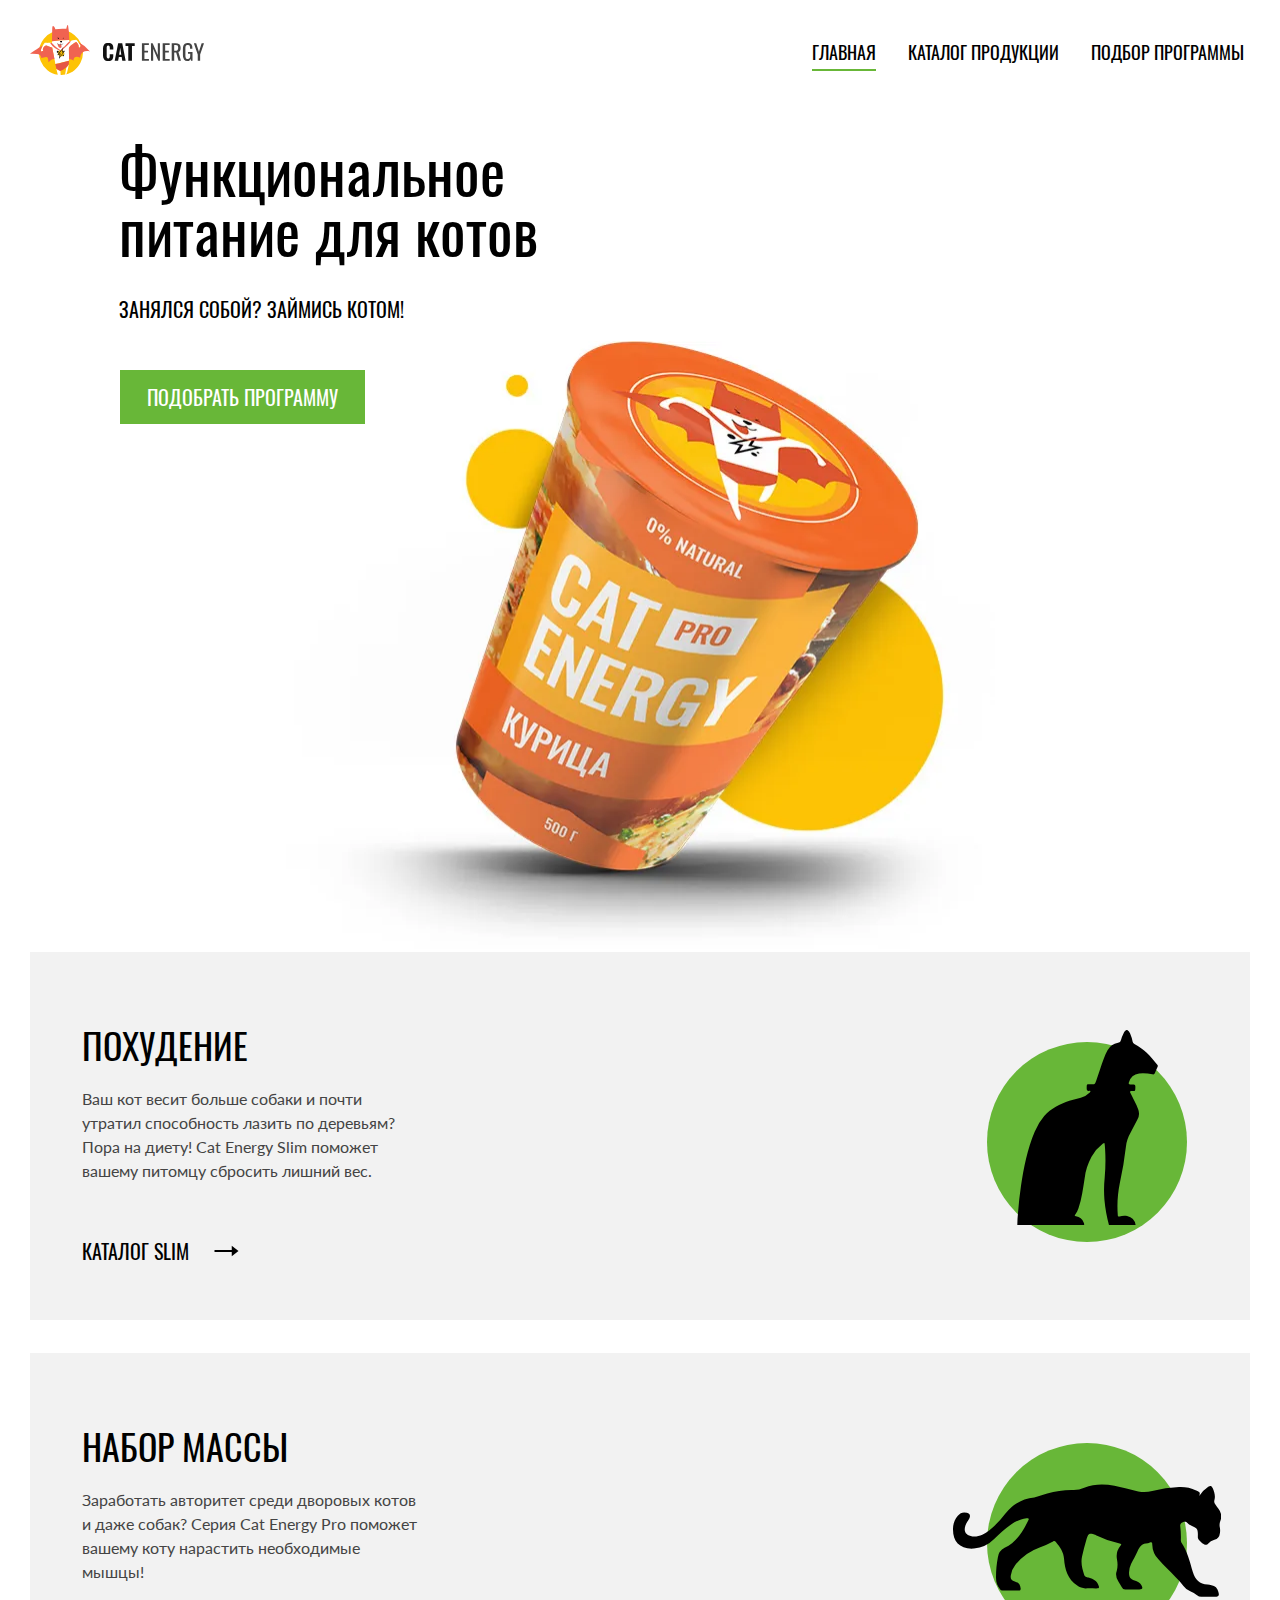
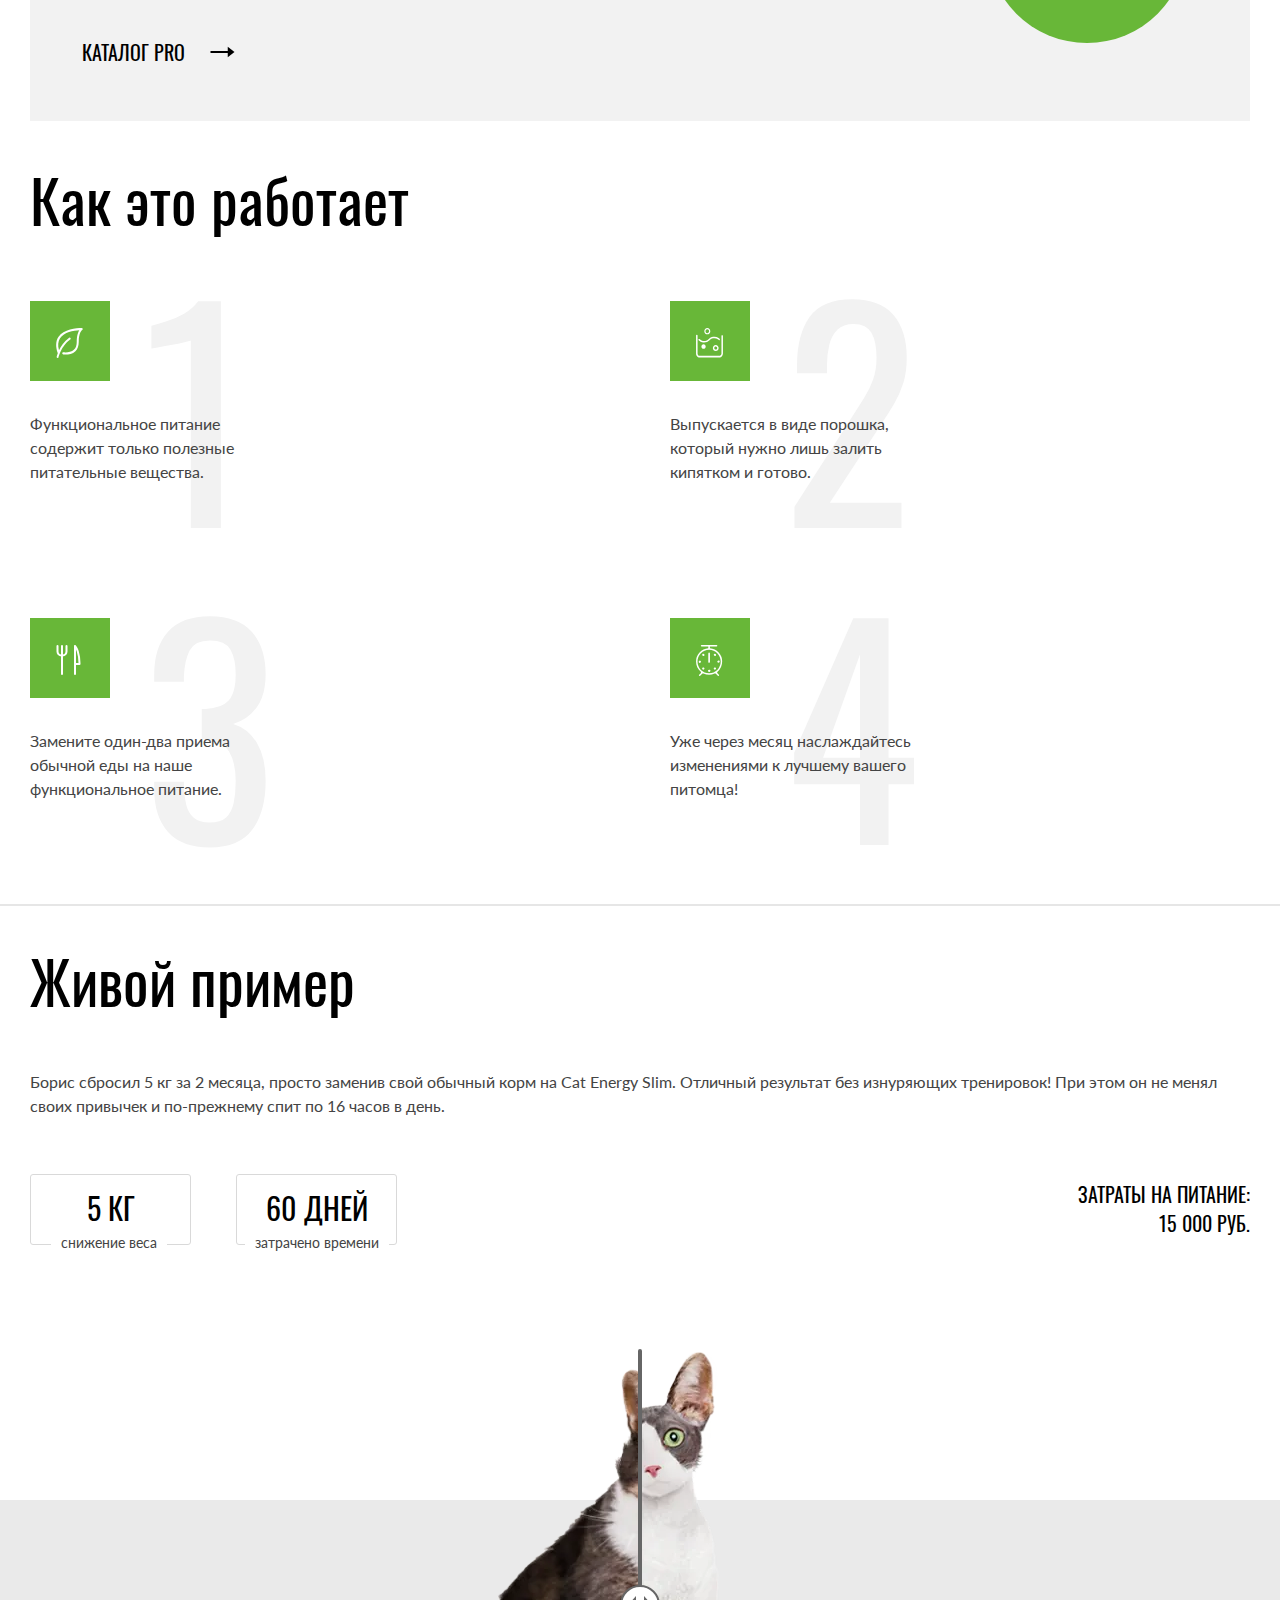
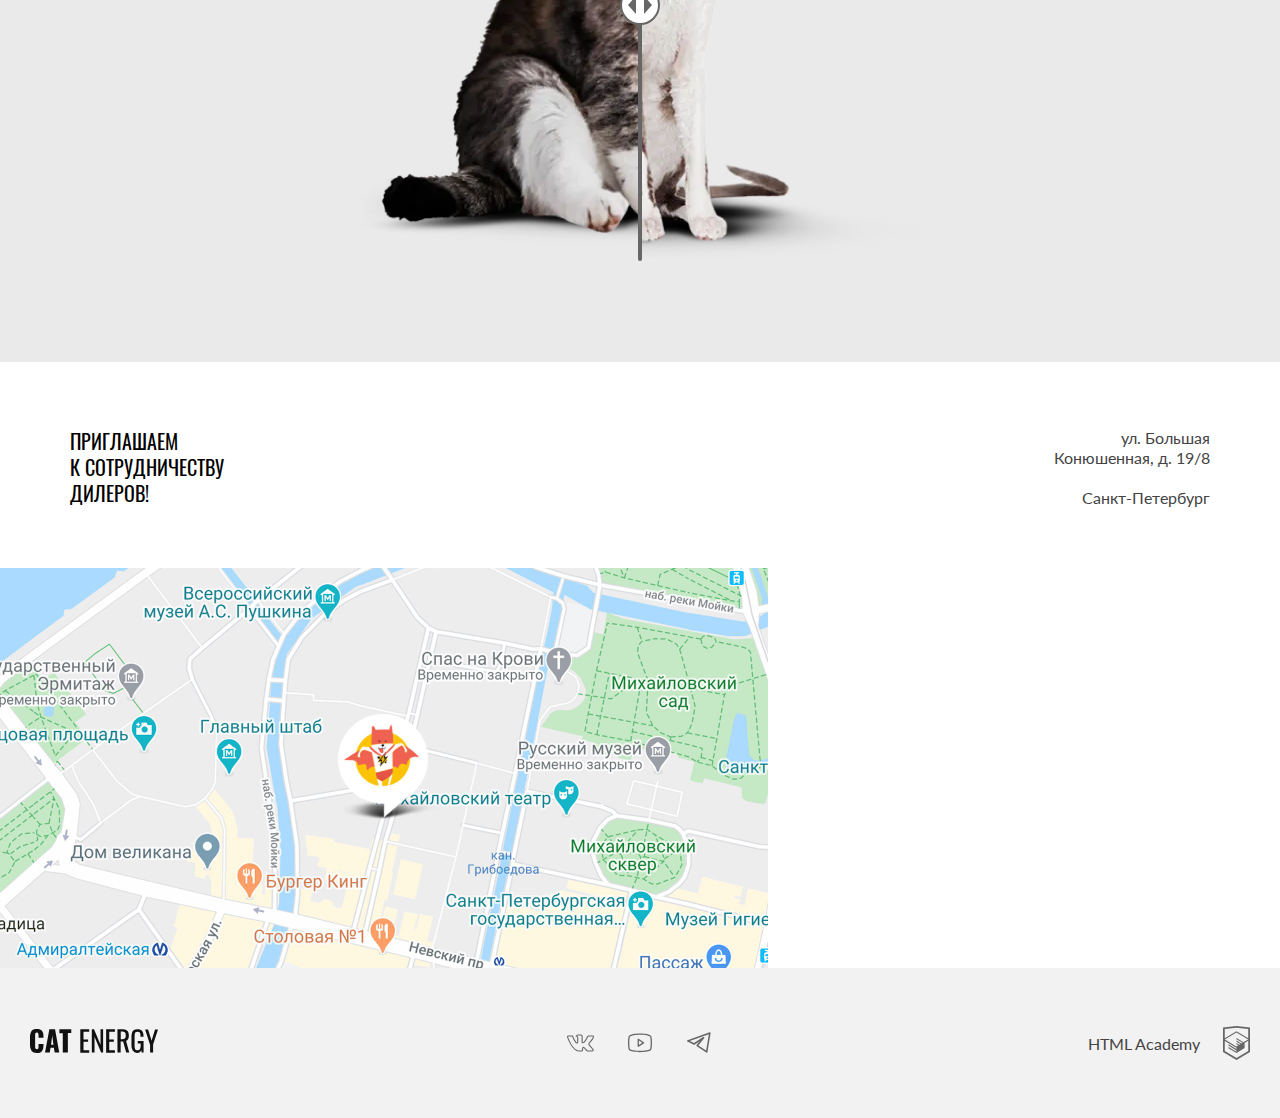
<file: 16/index.html>
<!DOCTYPE html><html class="page" lang="ru"><head><meta charset="UTF-8"><meta name="viewport" content="width=device-width,initial-scale=1"><title>Cat Energy</title><meta name="viewport" content="width=device-width,initial-scale=1"><link rel="stylesheet" href="styles/styles.css"><link rel="icon" href="favicon.ico"><link rel="icon" href="./favicons/favicon.svg" type="image/svg+xml"><link rel="apple-touch-icon" href="./favicons/apple-icon-180x180.png"><link rel="manifest" href="manifest.webmanifest"><link rel="preload" as="font" href="fonts/lato/Lato-Regular.woff2" type="font/woff2" crossorigin="anonymous"><link rel="preload" as="font" href="fonts/lato/Lato-Regular.woff" type="font/woff" crossorigin="anonymous"><link rel="preload" as="font" href="fonts/oswald/oswaldregular.woff2" type="font/woff2" crossorigin="anonymous"><link rel="preload" as="font" href="fonts/oswald/oswaldregular.woff" type="font/woff" crossorigin="anonymous"></head><body class="page__body"><div class="page__wrapper"><header class="header"><div class="header__wrapper header__wrapper--index"><a class="header__logo-link header__logo link" href="index.html"><picture><source media="(min-width: 1440px)" width="70" height="59" type="image/svg+xml" srcset="./images/logo-header/logo-header-img/logo-desktop.svg"><source media="(min-width: 768px)" width="60" height="50" type="image/svg+xml" srcset="./images/logo-header/logo-header-img/logo-tablet.svg"><img class="header__logo-img" src="./images/logo-header/logo-header-img/logo-mobile.svg" width="33" height="38" alt="Логотип-картинка сайта"></picture><picture><source media="(min-width: 768px)" width="101" height="28" type="image/svg+xml" srcset="./images/logo-header/logo-header-text/logo-text-desktop.svg"><img class="header__logo-text" src="./images/logo-header/logo-header-text/logo-text-mobail.svg" width="101" height="18" alt="Логотип-текст сайта"></picture></a><div class="header__buttons"><button class="header__button header__button--open" type="button"><span class="visually-hidden">Открыть навигацию</span> <span class="header__inner"></span></button> <button class="header__button header__button--close" type="button"><span class="visually-hidden">Закрыть навигацию</span></button></div><ul class="header__nav-list header__nav-list--index list-reset"><li class="header__nav-item"><a class="header__nav-link header__nav-link--active-index header__nav-link--active link" href="index.html">Главная</a></li><li class="header__nav-item"><a class="header__nav-link link" href="catalog.html">Каталог продукции</a></li><li class="header__nav-item"><a class="header__nav-link link" href="#">Подбор программы</a></li></ul></div></header><main class="main"><div class="main__wrapper"><section class="greetings"><div class="greetings__wrapper"><div class="greetings__container"><div class="greetings__container-text"><h1 class="greetings__title title title--main">Функциональное<br>питание для котов</h1><p class="greetings__text">Занялся собой? Займись котом!</p></div></div><div class="greetings__img-container"><picture><source media="(min-width: 1440px)" srcset="./images/index/feed/feed-index-desktop@1x.webp, ./images/index/feed/feed-index-desktop@2x.webp 2x" type="image/webp" width="552" height="499"><source media="(min-width: 768px)" srcset="./images/index/feed/feed-index-tablet@1x.webp, ./images/index/feed/feed-index-tablet@2x.webp 2x" type="image/webp" width="709" height="608"><source type="image/webp" srcset="./images/index/feed/feed-index-mobile@1x.webp, ./images/index/feed/feed-index-mobile@2x.webp 2x" width="280" height="270"><source media="(min-width: 1440px)" srcset="./images/index/feed/feed-index-desktop@1x.png, ./images/index/feed/feed-index-desktop@2x.png 2x" type="image/png" width="552" height="499"><source media="(min-width: 768px)" srcset="./images/index/feed/feed-index-tablet@1x.png, ./images/index/feed/feed-index-tablet@2x.png 2x" type="image/png" width="709" height="608"><img class="greetings__img" src="./images/index/feed/feed-index-mobile@1x.png" srcset="./images/index/feed/feed-index-mobile@2x.png" width="280" height="270" alt="Корм Cat Energy со вкусом курицы"></picture></div><button class="greetings__button button" type="button">Подобрать программу</button></div></section><section class="programs"><div class="programs__wrapper"><h2 class="visually-hidden">Наши программы питания</h2><ul class="programs__cards list-reset"><li class="programs__card"><span class="programs__card-accent programs__card-accent--hight"></span><h3 class="programs__card-title title">Похудение</h3><p class="programs__card-text text-basic">Ваш кот весит больше собаки и почти утратил способность лазить по деревьям? Пора на диету! Cat Energy Slim поможет вашему питомцу сбросить лишний вес.</p><a class="programs__card-link title link" href="#">Каталог slim <span class="programs__card-icon"></span></a></li><li class="programs__card"><span class="programs__card-accent programs__card-accent--mass"></span><h3 class="programs__card-title title">Набор массы</h3><p class="programs__card-text text-basic">Заработать авторитет среди дворовых котов и даже собак? Серия Cat Energy Pro поможет вашему коту нарастить необходимые мышцы!</p><a class="programs__card-link title link" href="#">Каталог pro <span class="programs__card-icon"></span></a></li></ul></div></section><section class="promo"><div class="promo__wrapper"><h2 class="promo__title title title-section">Как это работает</h2><ul class="promo__list list-reset"><li class="promo__item"><span class="promo__icon promo__icon--list"></span><p class="promo__card-text text-basic">Функциональное питание содержит только полезные питательные вещества.</p></li><li class="promo__item"><span class="promo__icon promo__icon--powder"></span><p class="promo__card-text text-basic">Выпускается в виде порошка, который нужно лишь залить кипятком и готово.</p></li><li class="promo__item"><span class="promo__icon promo__icon--cutlery"></span><p class="promo__card-text text-basic">Замените один-два приема обычной еды на наше функциональное питание.</p></li><li class="promo__item"><span class="promo__icon promo__icon--scales"></span><p class="promo__card-text text-basic">Уже через месяц наслаждайтесь изменениями к лучшему вашего питомца!</p></li></ul></div></section><section class="example"><div class="example__background"><div class="example__wrapper"><div class="example__wrapper-text"><h2 class="example__title title title-section">Живой пример</h2><div class="example__text-container"><p class="example__text text-basic">Борис сбросил 5 кг за 2 месяца, просто заменив свой обычный корм на Cat Energy Slim. Отличный результат без изнуряющих тренировок! При этом он не менял своих привычек и по-прежнему спит по 16 часов в день.</p><div class="example__time"><div class="example__tab"><p class="example__addition"><span class="example__accent example__accent--height">5 кг</span> <span class="example__discription visually-hidden">Снижение веса</span></p><p class="example__addition"><span class="example__accent example__accent--day">60 дней</span> <span class="example__discription visually-hidden">Затрачено времени</span></p></div><p class="example__price title">Затраты на питание: <span class="example__price-sum">15 000 РУБ.</span></p></div></div></div><div class="example__slider"><div class="example__sliders-container"><ul class="example__sliders-list list"><li class="example__slider-item example__slider-item--before"><picture><source media="(min-width: 768px)" srcset="./images/index/result/cat-before-tablet@1x.webp, ./images/index/result/cat-before-tablet@2x.webp 2x" type="image/webp" width="560" height="512"><source media="(min-width: 768px)" srcset="./images/index/result/cat-before-mobail@1x.webp, ./images/index/result/cat-before-mobail@2x.webp 2x" type="image/webp" width="280" height="256"><source media="(min-width: 768px)" srcset="./images/index/result/cat-before-tablet@1x.png, ./images/index/result/cat-before-tablet@2x.png 2x" type="image/png" width="560" height="512"><img class="example__slide example__slide--big-cat" src="./images/index/result/cat-before-mobail@1x.png" srcset="./images/index/result/cat-before-mobail@2x.png" width="280" height="256" alt="Кот до того как начал питаться нашим кормом"></picture></li><li class="example__slider-item example__slider-item--after"><picture><source media="(min-width: 768px)" srcset="./images/index/result/cat-after-tablet@1x.webp, ./images/index/result/cat-after-tablet@2x.webp 2x" type="image/webp" width="560" height="512"><source media="(min-width: 768px)" srcset="./images/index/result/cat-after-mobail@1x.webp, ./images/index/result/cat-after-mobail@2x.webp 2x" type="image/webp" width="280" height="256"><source media="(min-width: 768px)" srcset="./images/index/result/cat-after-tablet@1x.png, ./images/index/result/cat-after-tablet@2x.png 2x" type="image/png" width="560" height="512"><img class="example__slide example__slide--thin-cat" src="./images/index/result/cat-after-mobail@1x.png" srcset="./images/index/result/cat-after-mobail@2x.png" width="280" height="256" alt="Кот до того как начал питаться нашим кормом"></picture></li></ul><div class="example__slider-input"><button class="example__slider-button" type="button"><span class="visually-hidden">Посмотреть изменения</span></button></div></div></div></div></div></section></div></main><footer class="footer"><section class="cooperation"><div class="cooperation__wrapper-text"><h2 class="cooperation__title title">Приглашаем<br>к сотрудничеству<br>дилеров!</h2><p class="cooperation__text text-basic">ул. Большая<br>Конюшенная, д. 19/8<br><span class="cooperation__text-city">Санкт-Петербург</span></p></div><div class="cooperation__map-container"><div class="cooperation__map" id="map"></div></div></section><section class="contact"><div class="contact__background"><div class="contact__wrapper"><h2 class="visually-hidden">Контактная информация</h2><a class="contact__logo-link footer__logo-text" href="index.html"><span class="visually-hidden">Логотип сайта</span> <svg class="contact__logo-icon" width="128" height="24" focusable="false"><use href="./icons/stack.svg#logo-footer"></use></svg></a><div class="contact__social-border"><ul class="contact__social-list list-reset"><li class="contact__social-item"><a class="contact__social-link link contact__social-link--vk" href="https://vk.com/htmlacademy" target="_blank" rel="noopener noreferrer"><span class="visually-hidden">Мы в vk</span></a></li><li class="contact__social-item"><span class="visually-hidden">Мы на youtube</span> <a class="contact__social-link link contact__social-link--youtube" href="https://www.youtube.com/user/htmlacademyru" target="_blank" rel="noopener noreferrer"><span class="visually-hidden">Мы на youtube</span></a></li><li class="contact__social-item"><a class="contact__social-link link contact__social-link--telegram" href="https://t.me/htmlacademy" target="_blank" rel="noopener noreferrer"><span class="visually-hidden">Мы в телеграм</span></a></li></ul></div><a class="contact__logo-additional-link link" href="#" target="_blank" rel="noopener noreferrer"><span class="contact__logo-additional-text text">HTML Academy</span> <span class="contact__logo-additional-icon"></span></a></div></div></section></footer></div><script src="https://api-maps.yandex.ru/2.1/?lang=ru_RU&amp;apikey=f744a2c0-e2ea-421d-a839-f13515eb267e" defer="defer"></script><script src="scripts/index.js" defer="defer"></script></body></html>
</file>
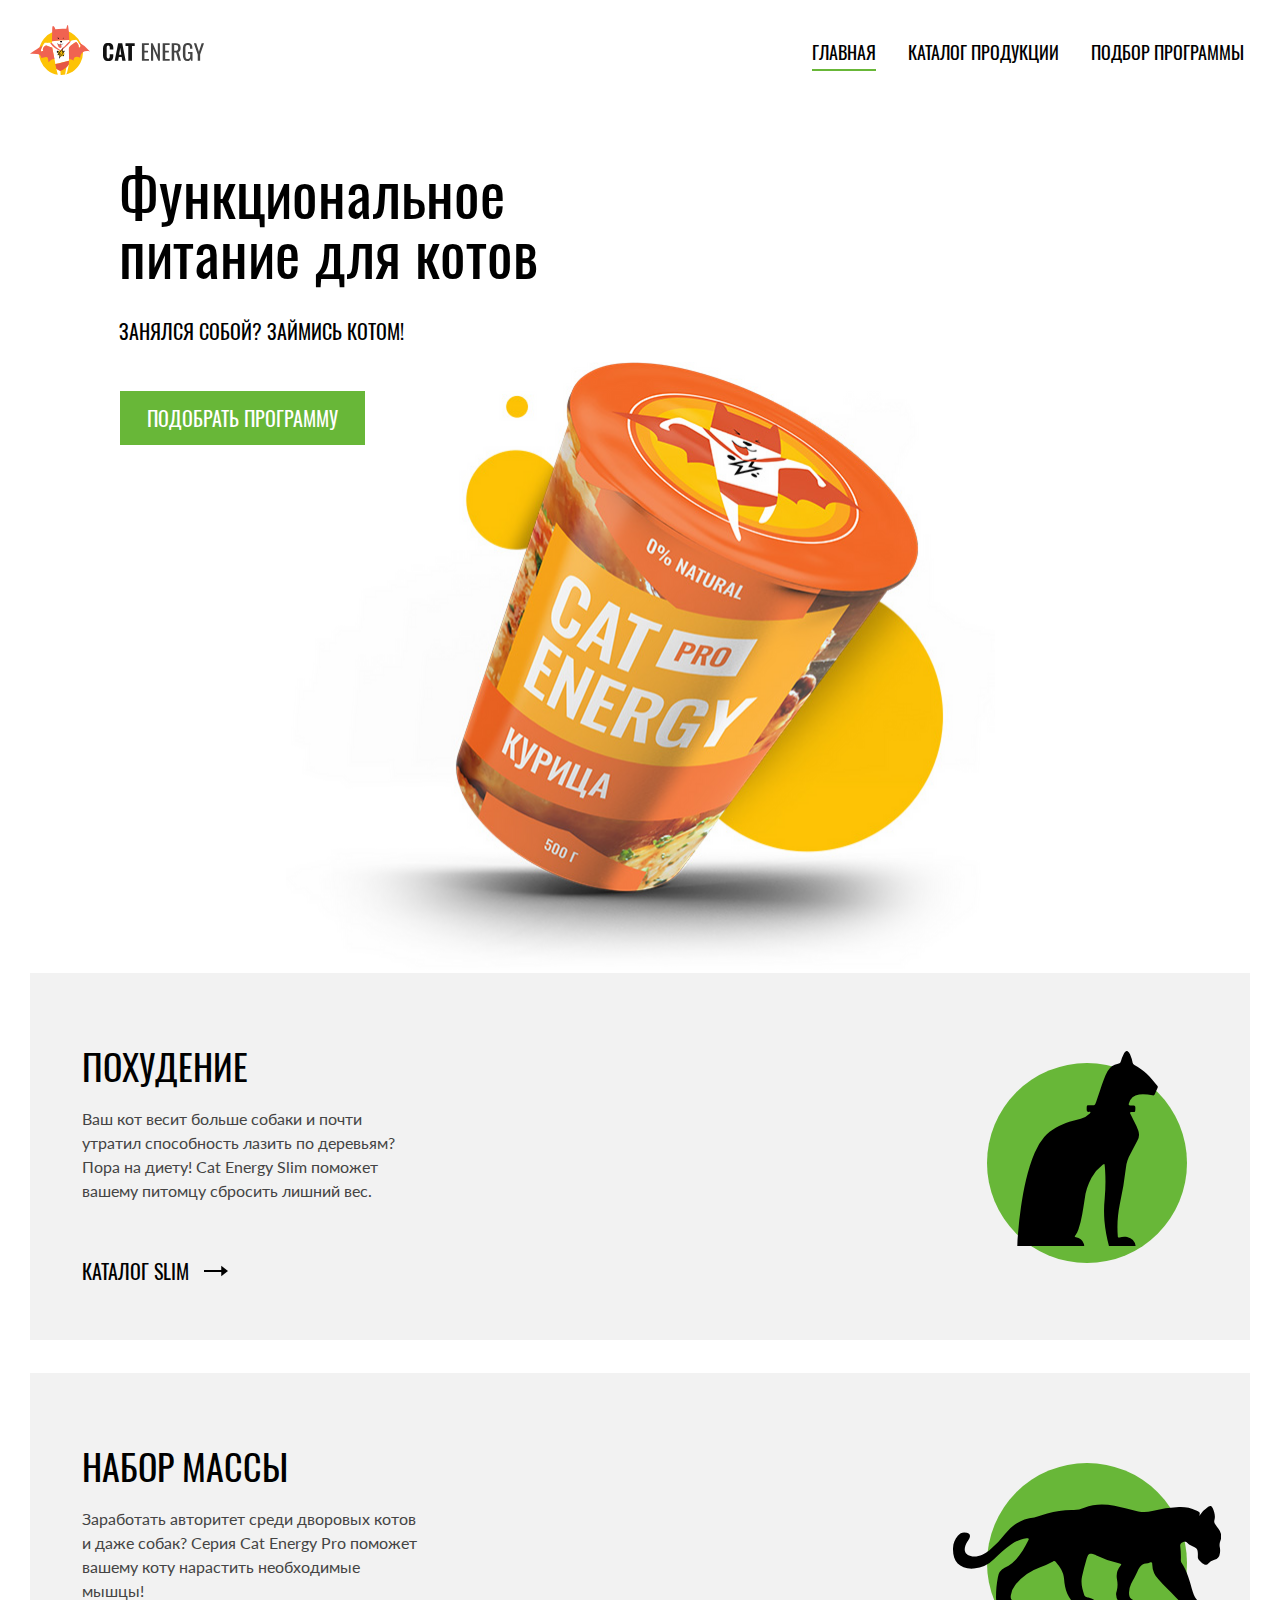
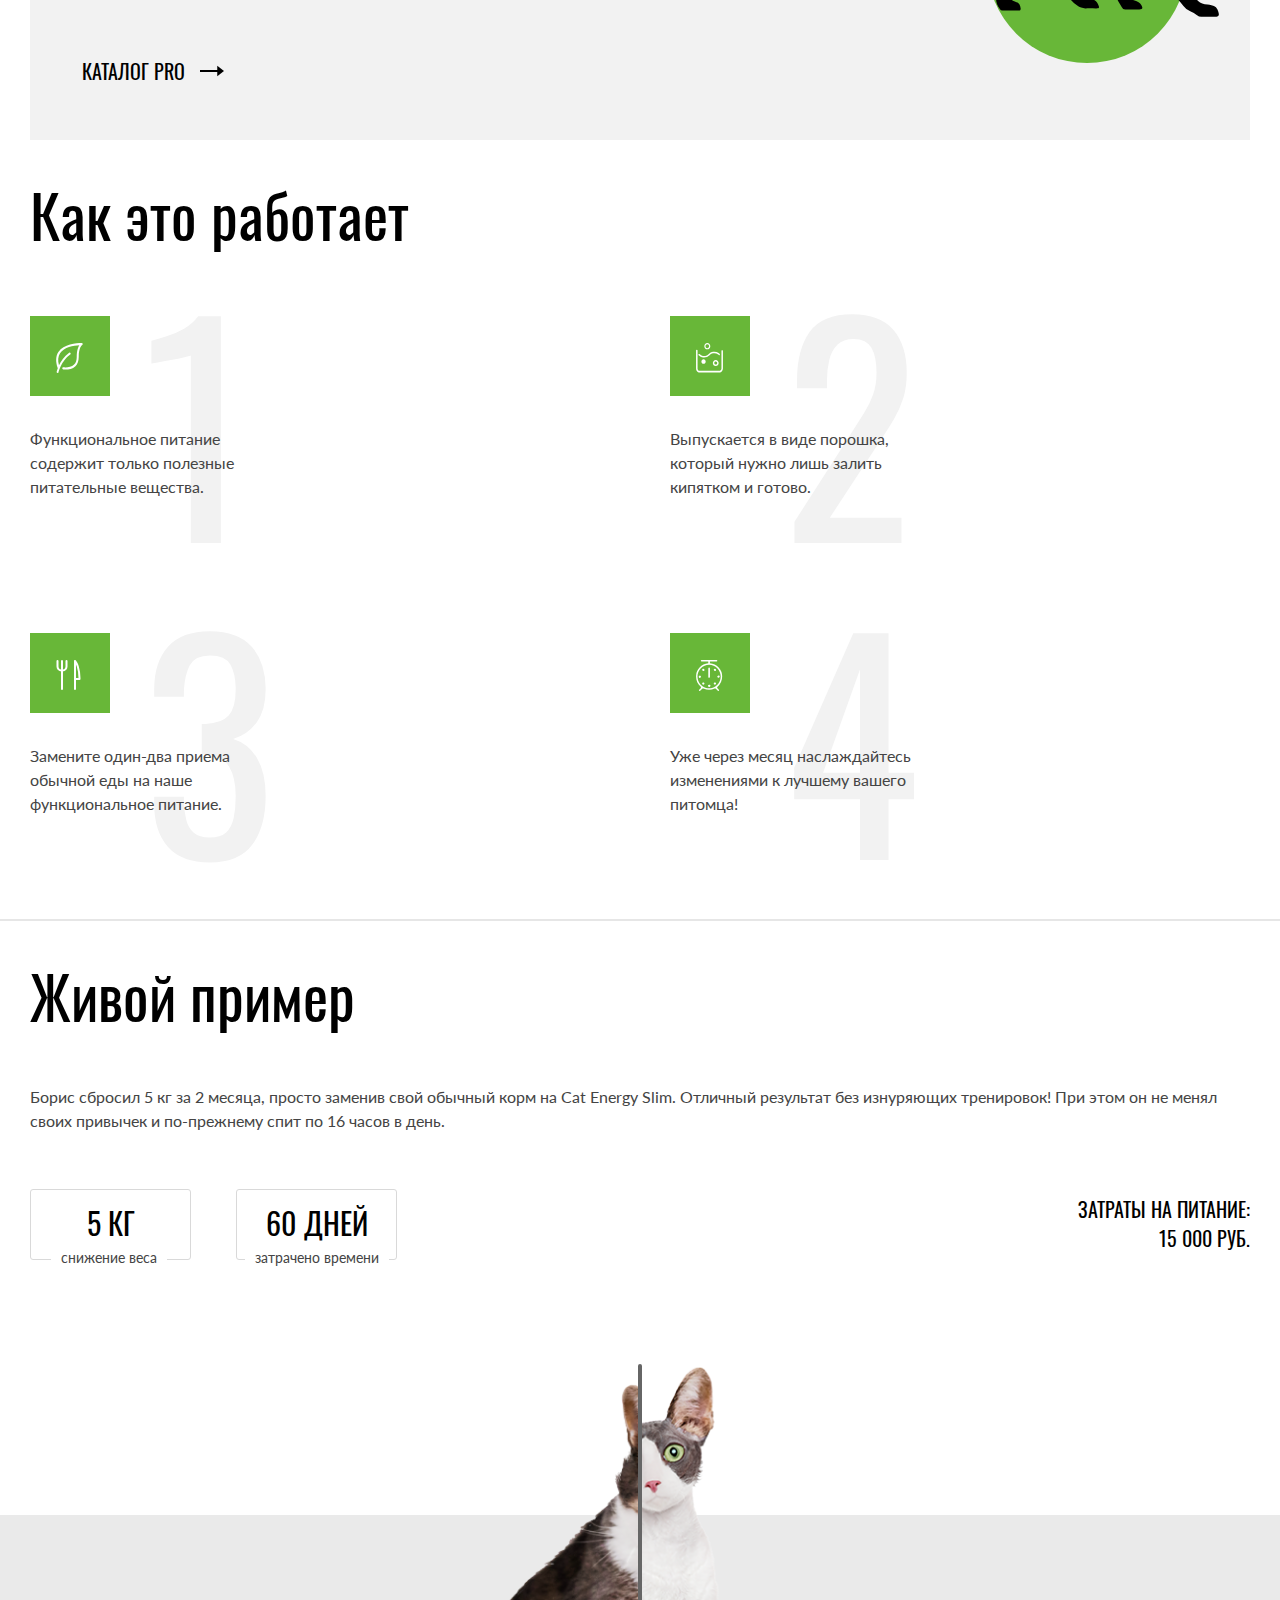
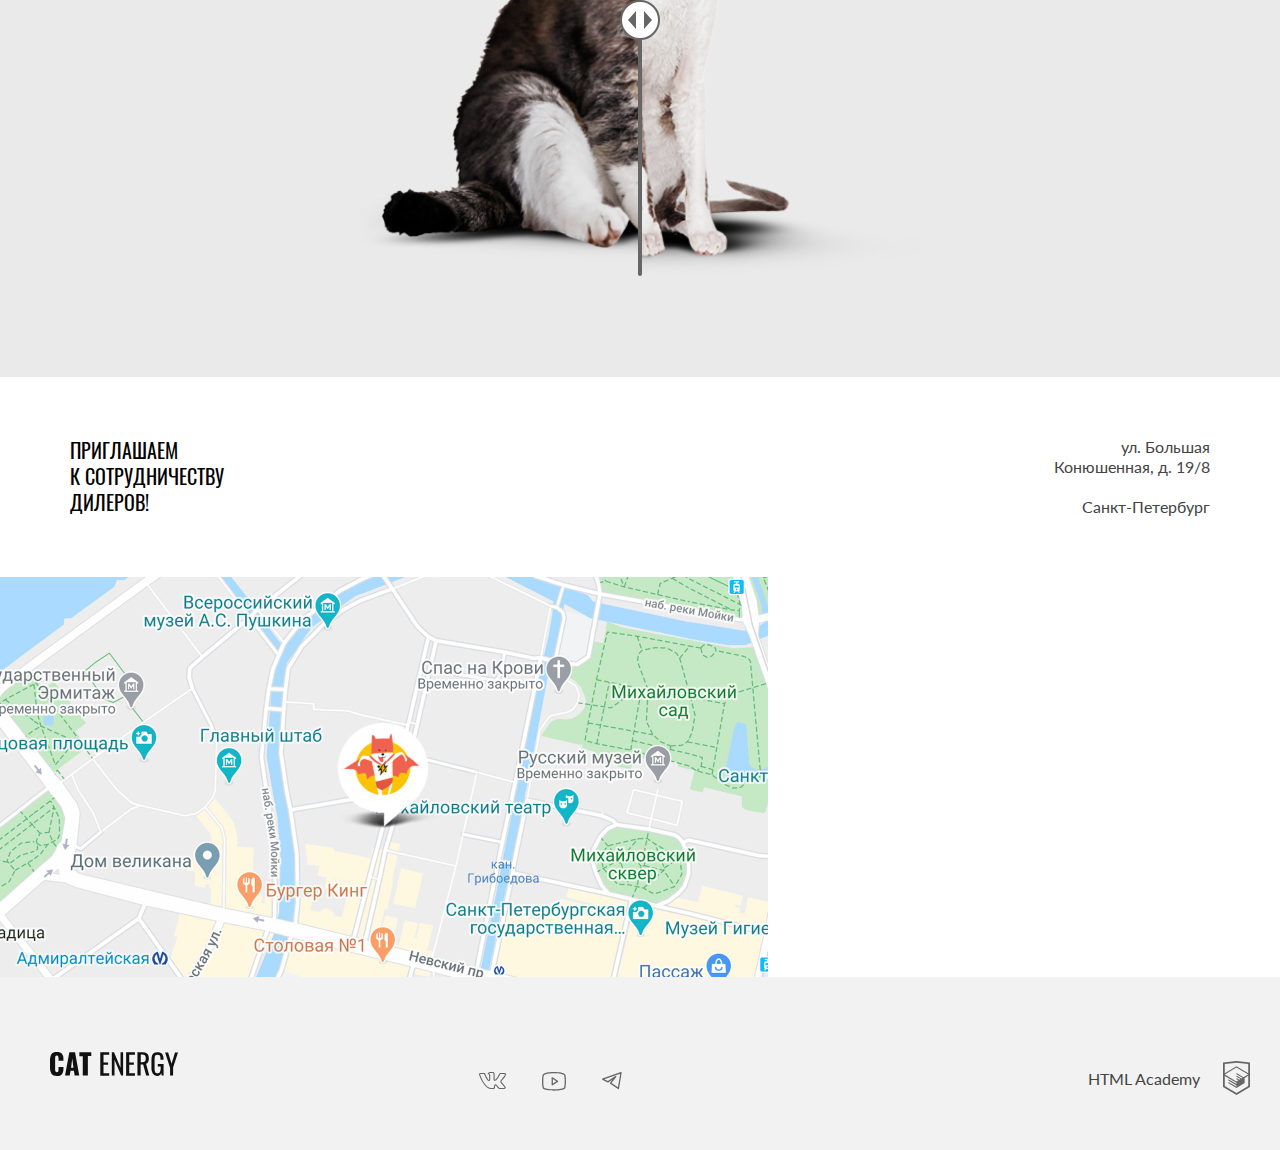
<file: 9/index.html>
<!DOCTYPE html><html class="page" lang="ru"><head><meta charset="UTF-8"><meta name="viewport" content="width=device-width,initial-scale=1"><title>Название проекта</title><meta name="viewport" content="width=device-width,initial-scale=1"><link rel="stylesheet" href="styles/styles.css"><link rel="icon" href="favicon.ico"><link rel="icon" href="./favicons/favicon.svg" type="image/svg+xml"><link rel="apple-touch-icon" href="./favicons/apple-icon-180x180.png"><link rel="manifest" href="manifest.webmanifest"></head><body class="page__body"><div class="page__wrapper"><header class="header"><div class="header__wrapper"><a class="header__logo-link header__logo link" href="#"><picture><source media="(min-width: 1440px)" width="70" height="59" type="image/svg+xml" srcset="./images/logo-header/logo-header-img/logo-desktop.svg"><source media="(min-width: 768px)" width="60" height="50" type="image/svg+xml" srcset="./images/logo-header/logo-header-img/logo-tablet.svg"><img class="header__logo-img" src="./images/logo-header/logo-header-img/logo-mobile.svg" width="33" height="38" alt="Логотип-картинка сайта"></picture><picture><source media="(min-width: 768px)" width="101" height="28" type="image/svg+xml" srcset="./images/logo-header/logo-header-text/logo-text-desktop.svg"><img class="header__logo-text" src="./images/logo-header/logo-header-text/logo-text-mobail.svg" width="101" height="18" alt="Логотип-текст сайта"></picture></a><div class="header__buttons"><button class="header__button header__button--open" type="button"><span class="visually-hidden">Открыть навигацию</span> <span class="header__inner"></span></button> <button class="header__button header__button--close" type="button"><span class="visually-hidden">Закрыть навигацию</span></button></div><ul class="header__nav-list header__nav-list--index list-reset"><li class="header__nav-item"><a class="header__nav-link header__nav-link--active link" href="index.html">Главная</a></li><li class="header__nav-item"><a class="header__nav-link link" href="catalog.html">Каталог продукции</a></li><li class="header__nav-item"><a class="header__nav-link link" href="#">Подбор программы</a></li></ul></div></header><main class="main"><div class="main__wrapper"><section class="greetings"><div class="greetings__wrapper"><div class="greetings__container"><div class="greetings__container-text"><h1 class="greetings__title title title--main">Функциональное<br>питание для котов</h1><p class="greetings__text">Занялся собой? Займись котом!</p></div></div><div class="greetings__img-container"><picture><source media="(min-width: 1440px)" srcset="./images/index/feed/feed-index-desktop@1x.png, ./images/index/feed/feed-index-desktop@2x.png 2x" type="image/png" width="552" height="499"><source media="(min-width: 768px)" srcset="./images/index/feed/feed-index-tablet@1x.png, ./images/index/feed/feed-index-tablet@2x.png 2x" type="image/png" width="709" height="608"><img class="greetings__img" src="./images/index/feed/feed-index-mobile@1x.png" srcset="./images/index/feed/feed-index-mobile@2x.png" width="280" height="270" alt="Корм Cat Energy со вкусом курицы"></picture></div><button class="greetings__button button" type="button">Подобрать программу</button></div></section><section class="programs"><div class="programs__wrapper"><h2 class="visually-hidden">Наши программы питания</h2><ul class="programs__cards list-reset"><li class="programs__card"><span class="programs__card-accent programs__card-accent--hight"></span><h3 class="programs__card-title title">Похудение</h3><p class="programs__card-text text-basic">Ваш кот весит больше собаки и почти утратил способность лазить по деревьям? Пора на диету! Cat Energy Slim поможет вашему питомцу сбросить лишний вес.</p><a class="programs__card-link title link" href="#">Каталог slim <span class="programs__card-icon"></span></a></li><li class="programs__card"><span class="programs__card-accent programs__card-accent--mass"></span><h3 class="programs__card-title title">Набор массы</h3><p class="programs__card-text text-basic">Заработать авторитет среди дворовых котов и даже собак? Серия Cat Energy Pro поможет вашему коту нарастить необходимые мышцы!</p><a class="programs__card-link title link" href="#">Каталог pro <span class="programs__card-icon"></span></a></li></ul></div></section><section class="promo"><div class="promo__wrapper"><h2 class="promo__title title title-section">Как это работает</h2><ul class="promo__list list-reset"><li class="promo__item"><span class="promo__icon promo__icon--list"></span><p class="promo__card-text text-basic">Функциональное питание содержит только полезные питательные вещества.</p></li><li class="promo__item"><span class="promo__icon promo__icon--powder"></span><p class="promo__card-text text-basic">Выпускается в виде порошка, который нужно лишь залить кипятком и готово.</p></li><li class="promo__item"><span class="promo__icon promo__icon--cutlery"></span><p class="promo__card-text text-basic">Замените один-два приема обычной еды на наше функциональное питание.</p></li><li class="promo__item"><span class="promo__icon promo__icon--scales"></span><p class="promo__card-text text-basic">Уже через месяц наслаждайтесь изменениями к лучшему вашего питомца!</p></li></ul></div></section><section class="example"><div class="example__wrapper"><h2 class="example__title title title-section">Живой пример</h2><div class="example__text-container"><p class="example__text text-basic">Борис сбросил 5 кг за 2 месяца, просто заменив свой обычный корм на Cat Energy Slim. Отличный результат без изнуряющих тренировок! При этом он не менял своих привычек и по-прежнему спит по 16 часов в день.</p><div class="example__time"><div class="example__tab"><p class="example__addition"><span class="example__accent example__accent--height">5 кг</span> <span class="example__discription visually-hidden">Снижение веса</span></p><p class="example__addition"><span class="example__accent example__accent--day">60 дней</span> <span class="example__discription visually-hidden">Затрачено времени</span></p></div><p class="example__price title">Затраты на питание: <span class="example__price-sum">15 000 РУБ.</span></p></div></div></div><div class="example__slider"><div class="example__sliders-container"><ul class="example__sliders-list list"><li class="example__slider-item example__slider-item--before"><picture><source media="(min-width: 768px)" srcset="./images/index/result/cat-before-tablet@1x.png, ./images/index/result/cat-before-tablet@2x.png 2x" type="image/png" width="560" height="512"><img class="example__slide example__slide--big-cat" src="./images/index/result/cat-before-mobail@1x.png" srcset="./images/index/result/cat-before-mobail@2x.png" width="280" height="256" alt="Кот до того как начал питаться нашим кормом"></picture></li><li class="example__slider-item example__slider-item--after"><picture><source media="(min-width: 768px)" srcset="./images/index/result/cat-after-tablet@1x.png, ./images/index/result/cat-after-tablet@2x.png 2x" type="image/png" width="560" height="512"><img class="example__slide example__slide--thin-cat" src="./images/index/result/cat-after-mobail@1x.png" srcset="./images/index/result/cat-after-mobail@2x.png" width="280" height="256" alt="Кот до того как начал питаться нашим кормом"></picture></li></ul><div class="example__slider-input"><button class="example__slider-button" type="button"><span class="visually-hidden">Посмотреть изменения</span></button></div></div></div></section></div></main><footer class="footer"><section class="cooperation"><div class="cooperation__wrapper-text"><h2 class="cooperation__title title">Приглашаем<br>к сотрудничеству<br>дилеров!</h2><p class="cooperation__text text-basic">ул. Большая<br>Конюшенная, д. 19/8<br><span class="cooperation__text-city">Санкт-Петербург</span></p></div><div class="cooperation__map" id="map"></div></section><section class="contact"><div class="contact__wrapper"><h2 class="visually-hidden">Контактная информация</h2><a class="contact__logo-link footer__logo-text" href="index.html"><span class="visually-hidden">Логотип сайта</span> <svg class="contact__logo-icon" width="128" height="24" focusable="false"><use href="./icons/stack.svg#logo-footer"></use></svg></a><ul class="contact__social-list list-reset"><li class="contact__social-item"><a class="contact__social-link link contact__social-link--vk" href="https://vk.com/htmlacademy" target="_blank" rel="noopener noreferrer"><span class="visually-hidden">Мы в vk</span> <svg class="contact__social-icon contact__social-icon--vk" width="27" height="17" focusable="false"><use href="./icons/stack.svg#vk"></use></svg></a></li><li class="contact__social-item"><span class="visually-hidden">Мы на youtube</span> <a class="contact__social-link link contact__social-link--youtube" href="https://www.youtube.com/user/htmlacademyru" target="_blank" rel="noopener noreferrer"><span class="visually-hidden">Мы на youtube</span> <svg class="contact__social-icon contact__social-icon--youtube" width="24" height="19" focusable="false"><use href="./icons/stack.svg#youtube"></use></svg></a></li><li class="contact__social-item"><a class="contact__social-link link contact__social-link--telegram" href="https://t.me/htmlacademy" target="_blank" rel="noopener noreferrer"><span class="visually-hidden">Мы в телеграм</span> <svg class="contact__social-icon contact__social-icon--telegram" width="20" height="17" focusable="false"><use href="./icons/stack.svg#telegram"></use></svg></a></li></ul><a class="contact__logo-additional-link link" href="#" target="_blank" rel="noopener noreferrer"><span class="contact__logo-additional-text text">HTML Academy</span> <svg class="contact__logo-additional-icon" width="27" height="34" focusable="false"><use href="./icons/stack.svg#htmlacademy-logo"></use></svg></a></div></section></footer></div><script src="https://api-maps.yandex.ru/2.1/?lang=ru_RU&amp;apikey=f744a2c0-e2ea-421d-a839-f13515eb267e" defer="defer"></script><script src="scripts/index.js" defer="defer"></script></body></html>
</file>
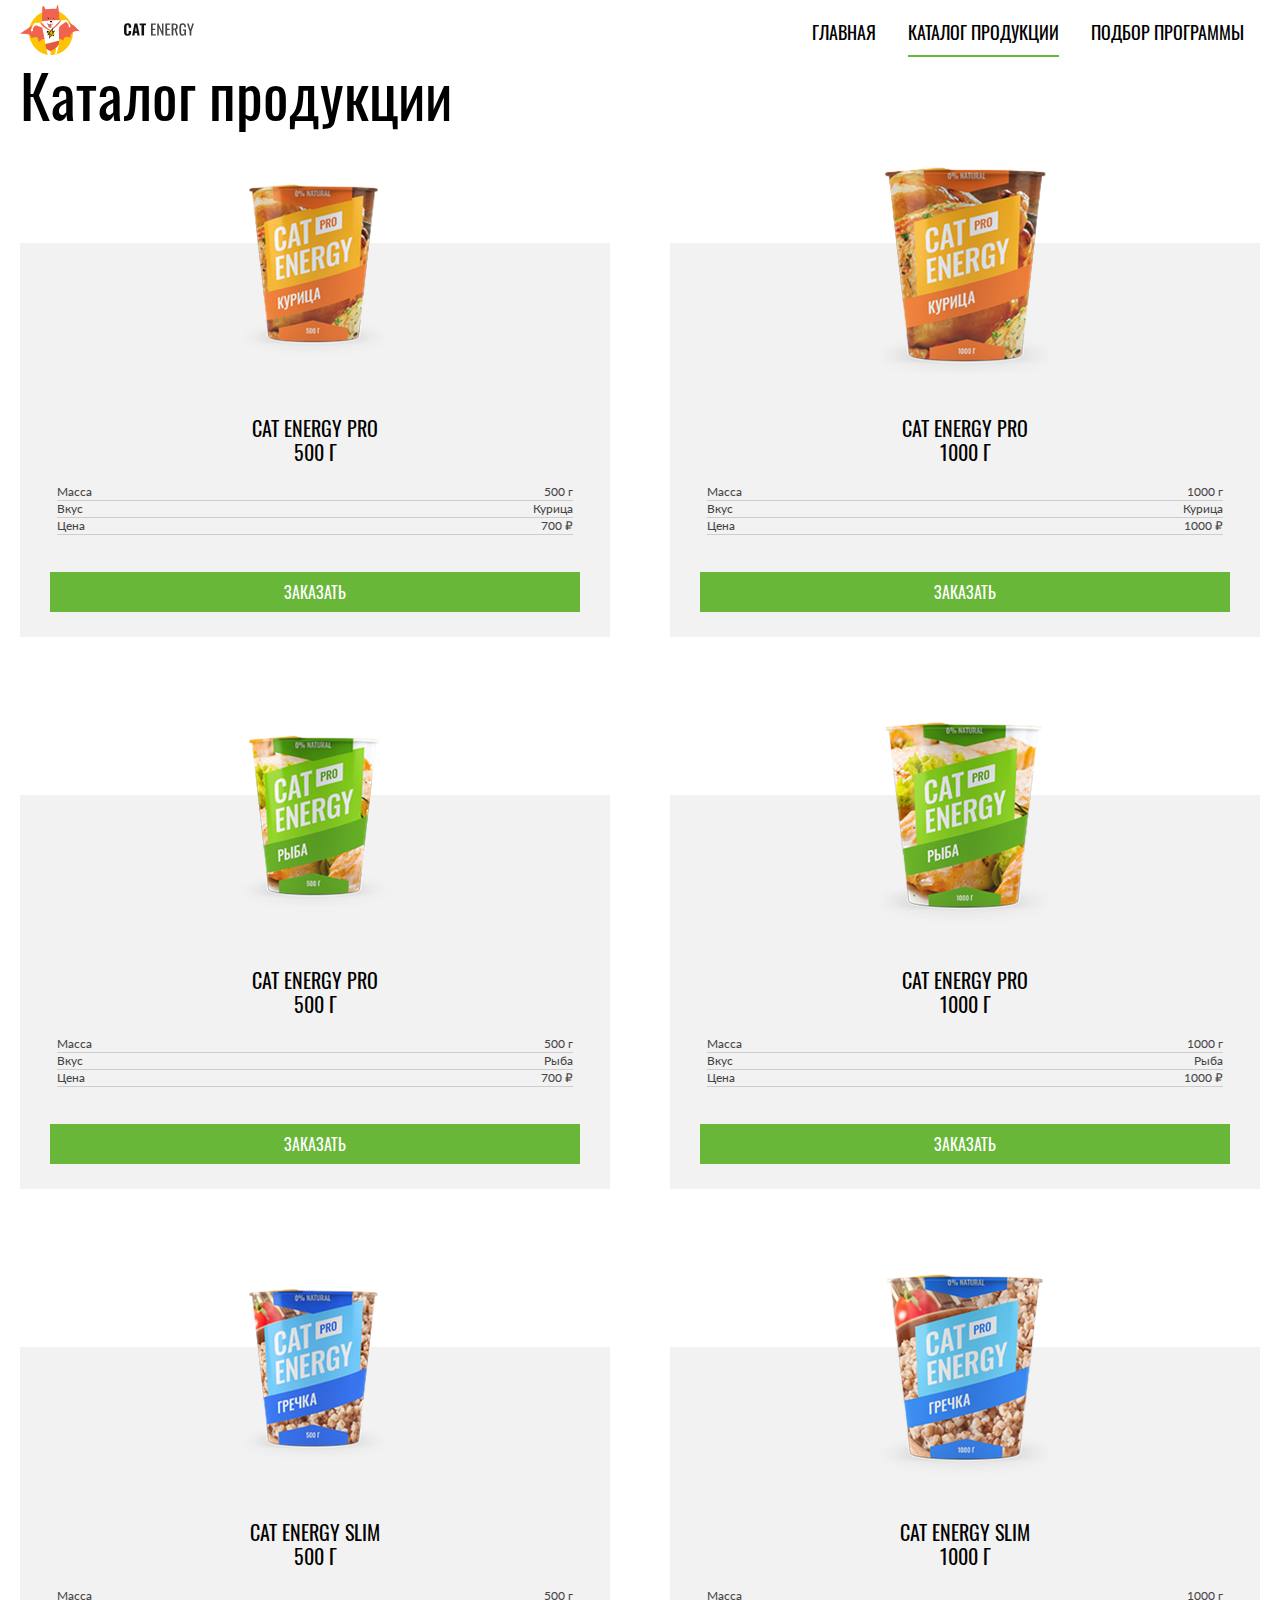
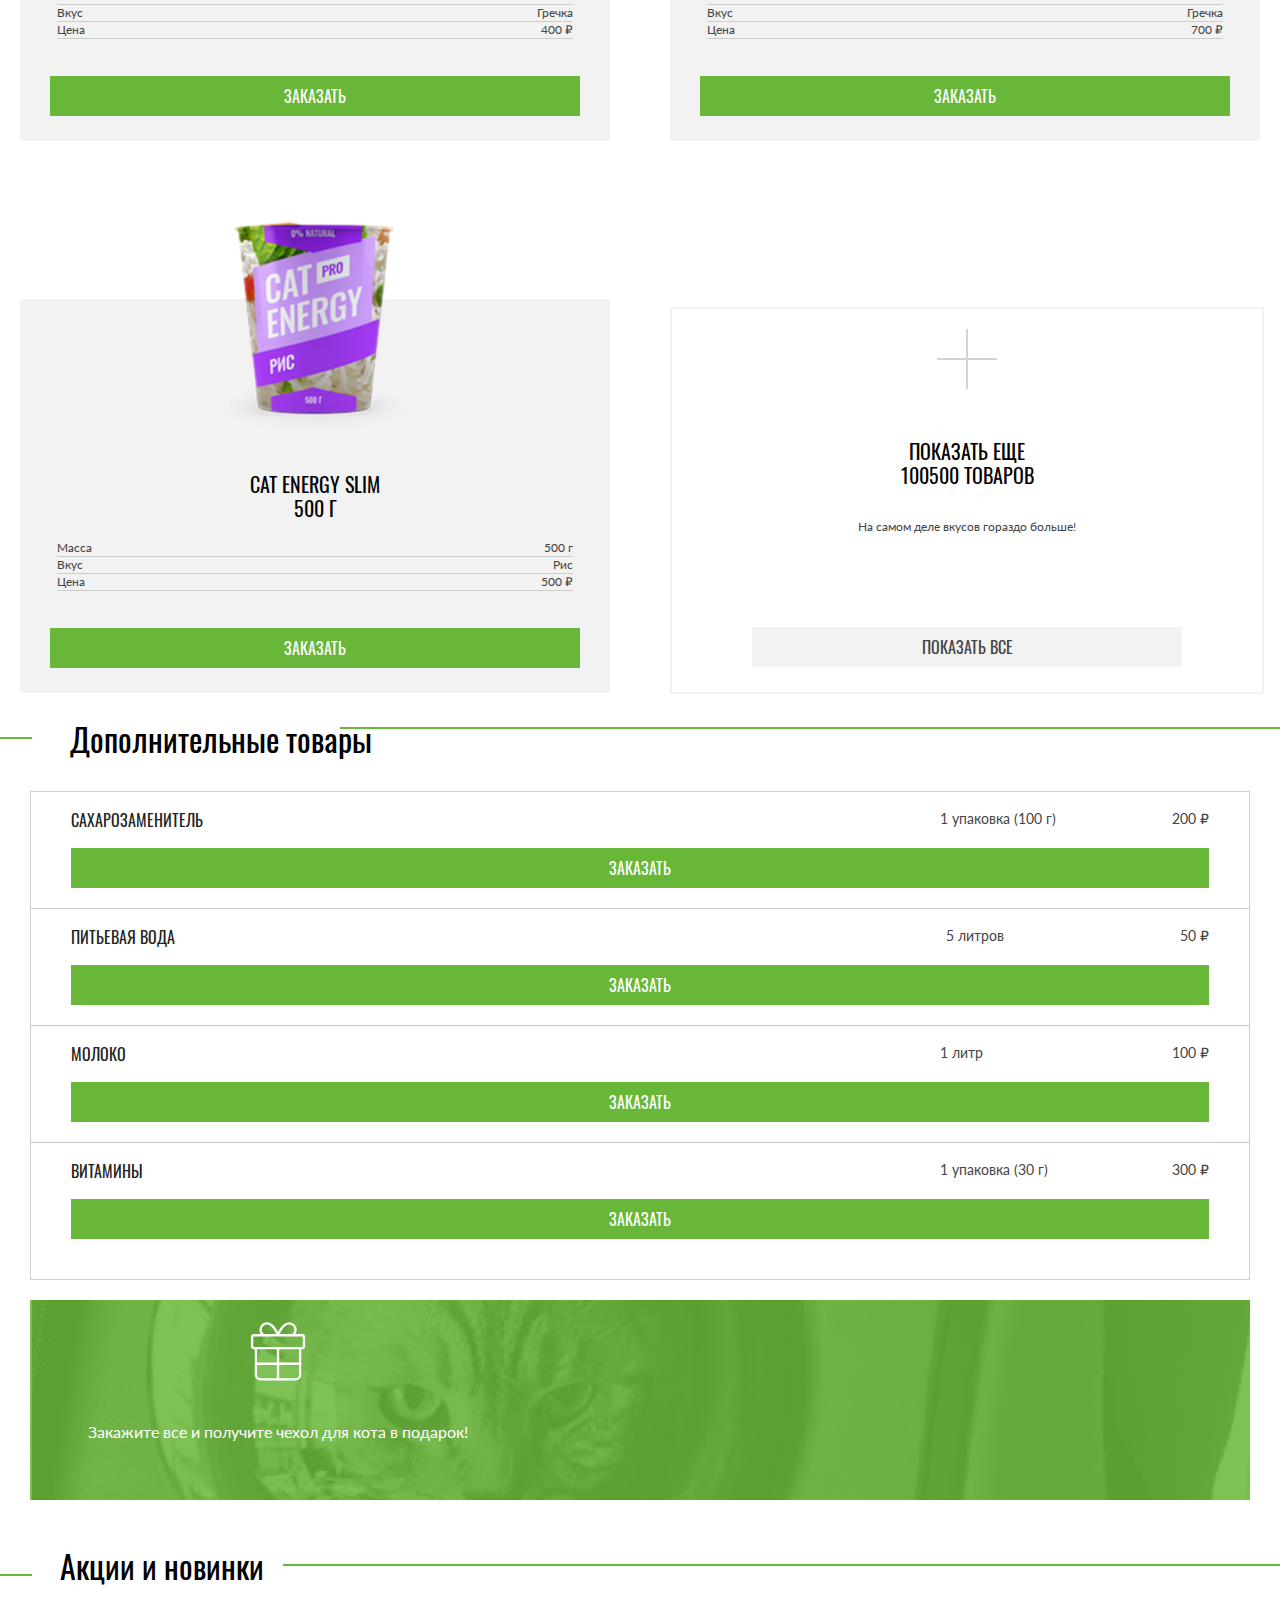
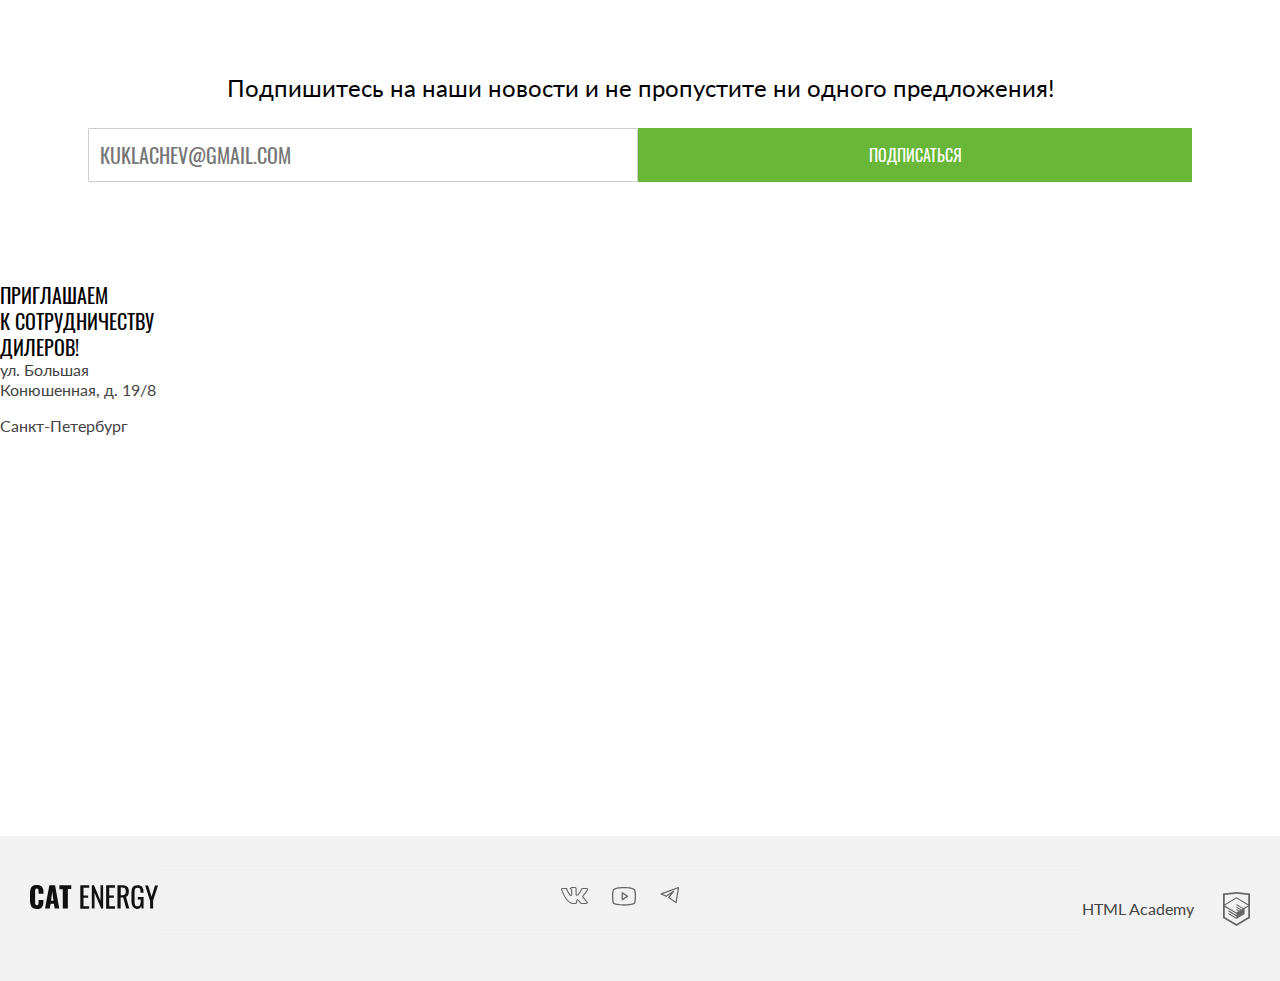
<file: catalog.html>
<!DOCTYPE html><html class="page" lang="ru"><head><meta charset="UTF-8"><meta name="viewport" content="width=device-width,initial-scale=1"><title>Название проекта</title><meta name="viewport" content="width=device-width,initial-scale=1"><link rel="stylesheet" href="styles/styles.css"><link rel="icon" href="favicon.ico"><link rel="icon" href="./favicons/favicon.svg" type="image/svg+xml"><link rel="apple-touch-icon" href="./favicons/apple-icon-180x180.png"><link rel="manifest" href="manifest.webmanifest"><script src="scripts/index.js" defer="defer"></script></head><body class="page__body"><header class="header"><div class="header__wrapper"><a class="header__logo-link header__logo link" href="#"><picture><source media="(min-width: 1440px)" width="70" height="59" type="image/svg+xml" srcset="./images/logo-header/logo-header-img/logo-desktop.svg"><source media="(min-width: 768px)" width="60" height="50" type="image/svg+xml" srcset="./images/logo-header/logo-header-img/logo-tablet.svg"><img class="header__logo-img" src="./images/logo-header/logo-header-img/logo-mobile.svg" width="33" height="38" alt="Логотип-картинка сайта"></picture><picture><source media="(min-width: 768px)" width="70" height="59" type="image/svg+xml" srcset="./images/logo-header/logo-header-text/logo-text-desktop.svg"><img class="header__logo-text" src="./images/logo-header/logo-header-text/logo-text-mobail.svg" width="101" height="18" alt="Логотип-текст сайта"></picture></a><div class="header__buttons"><button class="header__button header__button--open" type="button"><span class="visually-hidden">Открыть навигацию</span> <span class="header__inner"></span></button> <button class="header__button header__button--close" type="button"><span class="visually-hidden">Закрыть навигацию</span></button></div><ul class="header__nav-list list-reset"><li class="header__nav-item"><a class="header__nav-link link" href="index.html">Главная</a></li><li class="header__nav-item"><a class="header__nav-link header__nav-link--active link" href="catalog.html">Каталог продукции</a></li><li class="header__nav-item"><a class="header__nav-link link" href="#">Подбор программы</a></li></ul><nav class="header__nav"></nav></div></header><main class="main"><div class="main__wrapper"><section class="catalog"><div class="catalog__wrapper"><h1 class="catalog__title title title--main">Каталог продукции</h1><ul class="catalog__cards list-reset"><li class="catalog__card"><a class="catalog__card-img-link catalog__card-link" href="#"><picture><source media="(min-width: 1440px)" srcset="./images/catalog/products/chicken/chicken500-desktop@1x.png, ./images/catalog/products/chicken/chicken500-desktop@2x.png 2x" width="161" height="172" type="image/png"><source media="(min-width: 768px)" srcset="./images/catalog/products/chicken/chicken500-tablet@1x.png, ./images/catalog/products/chicken/chicken500-tablet@2x.png 2x" width="200" height="210" type="image/png"><img class="catalog__card-img" src="./images/catalog/products/chicken/chicken500-mobail@1x.png" srcset="./images/catalog/products/chicken/chicken500-mobail@1x.png" width="140" height="107" alt="Корм со вкусом курицы 500грамм"></picture></a><div class="catalog__card-info"><h3 class="catalog__card-title title title-catalog-card"><a class="catalog__card-link link" href="#">Cat Energy PRO 500 г</a></h3><div class="catalog__card-details"><div class="catalog__card-details-more"><span class="catalog__card-details-characteristic catalog__card-discription text-basic">Масса</span> <span class="catalog__card-details-result catalog__card-discription text-basic">500 г</span></div><div class="catalog__card-details-more"><span class="catalog__card-details-characteristic catalog__card-discription text-basic">Вкус</span> <span class="catalog__card-details-result catalog__card-discription text-basic">Курица</span></div><div class="catalog__card-details-more"><span class="catalog__card-details-characteristic catalog__card-discription text-basic">Цена</span> <span class="catalog__card-details-result catalog__card-discription text-basic">700 ₽</span></div></div></div><button class="catalog__card-button button" type="button">Заказать</button></li><li class="catalog__card"><a class="catalog__card-img-link catalog__card-link" href="#"><picture><source media="(min-width: 1440px)" srcset="./images/catalog/products/chicken/chicken1000-desktop@1x.png, ./images/catalog/products/chicken/chicken1000-desktop@2x.png 2x" width="161" height="172" type="image/png"><source media="(min-width: 768px)" srcset="./images/catalog/products/chicken/chicken1000-tablet@1x.png, ./images/catalog/products/chicken/chicken1000-tablet@2x.png 2x" width="200" height="210" type="image/png"><img class="catalog__card-img" src="./images/catalog/products/chicken/chicken1000-mobail@1x.png" srcset="./images/catalog/products/chicken/chicken1000-mobail@2x.png" width="140" height="107" alt="Корм со вкусом курицы 1000грамм"></picture></a><div class="catalog__card-info"><h3 class="catalog__card-title title title-catalog-card"><a class="catalog__card-link link" href="#">Cat Energy PRO 1000 г</a></h3><div class="catalog__card-details"><div class="catalog__card-details-more"><span class="catalog__card-details-characteristic catalog__card-discription text-basic">Масса</span> <span class="catalog__card-details-result catalog__card-discription text-basic">1000 г</span></div><div class="catalog__card-details-more"><span class="catalog__card-details-characteristic catalog__card-discription text-basic">Вкус</span> <span class="catalog__card-details-result catalog__card-discription text-basic">Курица</span></div><div class="catalog__card-details-more"><span class="catalog__card-details-characteristic catalog__card-discription text-basic">Цена</span> <span class="catalog__card-details-result catalog__card-discription text-basic">1000 ₽</span></div></div></div><button class="catalog__card-button button" type="button">Заказать</button></li><li class="catalog__card"><picture><source media="(min-width: 1440px)" srcset="./images/catalog/products/fish/fish500-desktop@1x.png, ./images/catalog/products/fish/fish500-desktop@2x.png 2x" width="161" height="172" type="image/png"><source media="(min-width: 768px)" srcset="./images/catalog/products/fish/fish500-tablet@1x.png, ./images/catalog/products/fish/fish500-tablet@2x.png 2x" width="200" height="210" type="image/png"><img class="catalog__card-img" src="./images/catalog/products/fish/fish500-mobail@1x.png" srcset="./images/catalog/products/fish/fish500-mobail@2x.png" width="140" height="107" alt="Корм со вкусом рыбы 500грамм"></picture><div class="catalog__card-info"><h3 class="catalog__card-title title title-catalog-card">Cat Energy PRO 500 г</h3><div class="catalog__card-details"><div class="catalog__card-details-more"><span class="catalog__card-details-characteristic catalog__card-discription text-basic">Масса</span> <span class="catalog__card-details-result catalog__card-discription text-basic">500 г</span></div><div class="catalog__card-details-more"><span class="catalog__card-details-characteristic catalog__card-discription text-basic">Вкус</span> <span class="catalog__card-details-result catalog__card-discription text-basic">Рыба</span></div><div class="catalog__card-details-more"><span class="catalog__card-details-characteristic catalog__card-discription text-basic">Цена</span> <span class="catalog__card-details-result catalog__card-discription text-basic">700 ₽</span></div></div></div><button class="catalog__card-button button" type="button">Заказать</button></li><li class="catalog__card"><a class="catalog__card-img-link catalog__card-link" href="#"><picture><source media="(min-width: 1440px)" srcset="./images/catalog/products/fish/fish1000-desktop@1x.png, ./images/catalog/products/fish/fish1000-desktop@2x.png 2x" width="161" height="172" type="image/png"><source media="(min-width: 768px)" srcset="./images/catalog/products/fish/fish1000-tablet@1x.png, ./images/catalog/products/fish/fish1000-tablet@2x.png 2x" width="200" height="210" type="image/png"><img class="catalog__card-img" src="./images/catalog/products/fish/fish1000-mobail@1x.png" srcset="./images/catalog/products/fish/fish1000-mobail@2x.png" width="140" height="107" alt="Корм со вкусом рыбы 1000грамм"></picture></a><div class="catalog__card-info"><h3 class="catalog__card-title title title-catalog-card"><a class="catalog__card-link link" href="#">Cat Energy PRO 1000 г</a></h3><div class="catalog__card-details"><div class="catalog__card-details-more"><span class="catalog__card-details-characteristic catalog__card-discription text-basic">Масса</span> <span class="catalog__card-details-result catalog__card-discription text-basic">1000 г</span></div><div class="catalog__card-details-more"><span class="catalog__card-details-characteristic catalog__card-discription text-basic">Вкус</span> <span class="catalog__card-details-result catalog__card-discription text-basic">Рыба</span></div><div class="catalog__card-details-more"><span class="catalog__card-details-characteristic catalog__card-discription text-basic">Цена</span> <span class="catalog__card-details-result catalog__card-discription text-basic">1000 ₽</span></div></div></div><button class="catalog__card-button button" type="button">Заказать</button></li><li class="catalog__card"><a class="catalog__card-img-link catalog__card-link" href="#"><picture><source media="(min-width: 1440px)" srcset="./images/catalog/products/buckwheat/buckwheat500-desktop@1x.png, ./images/catalog/products/buckwheat/buckwheat500-desktop@1x.png 2x" width="161" height="172" type="image/png"><source media="(min-width: 768px)" srcset="./images/catalog/products/buckwheat/buckwheat500-tablet@1x.png, ./images/catalog/products/buckwheat/buckwheat500-tablet@2x.png 2x" width="200" height="210" type="image/png"><img class="catalog__card-img" src="./images/catalog/products/buckwheat/buckwheat500-mobail@1x.png" srcset="./images/catalog/products/buckwheat/buckwheat500-mobail@2x.png" width="140" height="107" alt="Корм со вкусом гречки 500грамм"></picture></a><div class="catalog__card-info"><h3 class="catalog__card-title title title-catalog-card"><a class="catalog__card-link link" href="#">Cat Energy SLIM 500 г</a></h3><div class="catalog__card-details"><div class="catalog__card-details-more"><span class="catalog__card-details-characteristic catalog__card-discription text-basic">Масса</span> <span class="catalog__card-details-result catalog__card-discription text-basic">500 г</span></div><div class="catalog__card-details-more"><span class="catalog__card-details-characteristic catalog__card-discription text-basic">Вкус</span> <span class="catalog__card-details-result catalog__card-discription text-basic">Гречка</span></div><div class="catalog__card-details-more"><span class="catalog__card-details-characteristic catalog__card-discription text-basic">Цена</span> <span class="catalog__card-details-result catalog__card-discription text-basic">400 ₽</span></div></div></div><button class="catalog__card-button button" type="button">Заказать</button></li><li class="catalog__card"><a class="catalog__card-img-link catalog__card-link" href="#"><picture><source media="(min-width: 1440px)" srcset="./images/catalog/products/buckwheat/buckwheat1000-desktop@1x.png, ./images/catalog/products/buckwheat/buckwheat1000-desktop@1x.png 2x" width="161" height="172" type="image/png"><source media="(min-width: 768px)" srcset="./images/catalog/products/buckwheat/buckwheat1000-tablet@1x.png, ./images/catalog/products/buckwheat/buckwheat1000-tablet@2x.png 2x" width="200" height="210" type="image/png"><img class="catalog__card-img" src="./images/catalog/products/buckwheat/buckwheat1000-mobail@1x.png" srcset="./images/catalog/products/buckwheat/buckwheat1000-mobail@2x.png" width="140" height="107" alt="Корм со вкусом гречки 1000грамм"></picture></a><div class="catalog__card-info"><h3 class="catalog__card-title title title-catalog-card"><a class="catalog__card-link link" href="#">Cat Energy SLIM 1000 г</a></h3><div class="catalog__card-details"><div class="catalog__card-details-more"><span class="catalog__card-details-characteristic catalog__card-discription text-basic">Масса</span> <span class="catalog__card-details-result catalog__card-discription text-basic">1000 г</span></div><div class="catalog__card-details-more"><span class="catalog__card-details-characteristic catalog__card-discription text-basic">Вкус</span> <span class="catalog__card-details-result catalog__card-discription text-basic">Гречка</span></div><div class="catalog__card-details-more"><span class="catalog__card-details-characteristic catalog__card-discription text-basic">Цена</span> <span class="catalog__card-details-result catalog__card-discription text-basic">700 ₽</span></div></div></div><button class="catalog__card-button button" type="button">Заказать</button></li><li class="catalog__card"><a class="catalog__card-img-link catalog__card-link" href="#"><picture><source media="(min-width: 1440px)" srcset="./images/catalog/products/rice/rice500-desktop@1x.png, ./images/catalog/products/rice/rice500-desktop@1x.png 2x" width="161" height="172" type="image/png"><source media="(min-width: 768px)" srcset="./images/catalog/products/rice/rice500-tablet@1x.png, ./images/catalog/products/rice/rice500-tablet@2x.png 2x" width="200" height="210" type="image/png"><img class="catalog__card-img" src="./images/catalog/products/rice/rice500-mobile@1x.png" srcset="./images/catalog/products/rice/rice500-mobile@1x.png" width="140" height="107" alt="Корм со вкусом риса 500грамм"></picture></a><div class="catalog__card-info"><h3 class="catalog__card-title title title-catalog-card"><a class="catalog__card-link link" href="#">Cat Energy SLIM 500 г</a></h3><div class="catalog__card-details"><div class="catalog__card-details-more"><span class="catalog__card-details-characteristic catalog__card-discription text-basic">Масса</span> <span class="catalog__card-details-result catalog__card-discription text-basic">500 г</span></div><div class="catalog__card-details-more"><span class="catalog__card-details-characteristic catalog__card-discription text-basic">Вкус</span> <span class="catalog__card-details-result catalog__card-discription text-basic">Рис</span></div><div class="catalog__card-details-more"><span class="catalog__card-details-characteristic catalog__card-discription text-basic">Цена</span> <span class="catalog__card-details-result catalog__card-discription text-basic">500 ₽</span></div></div></div><button class="catalog__card-button button" type="button">Заказать</button></li><li class="catalog__card catalog__card--more"><span class="catalog__card-element"></span><div class="catalog__card-text"><h3 class="catalog__card-title title title-catalog-card">Показать еще 100500 товаров</h3><p class="catalog__card-discription text-basic">На самом деле вкусов гораздо больше!</p></div><button class="catalog__card-button catalog__card-button--accent button" type="button">Показать все</button></li></ul></div></section><section class="additions"><div class="additions__wrapper"><h2 class="additions__title title title-section-catalog">Дополнительные товары</h2><div class="additions__container"><ul class="additions__card-list list-reset"><li class="additions__card"><h3 class="additions__card-title title title-catalog-card title-catalog-card--addition">Сахарозаменитель</h3><span class="additions__card-cell text">1 упаковка (100 г)</span> <span class="additions__card-cell additions__card-cell-price text">200 ₽</span> <button class="additions__card-button button" type="button">Заказать</button></li><li class="additions__card"><h3 class="additions__card-title title title-catalog-card title-catalog-card--addition">Питьевая вода</h3><span class="additions__card-cell text">5 литров</span> <span class="additions__card-cell additions__card-cell-price text">50 ₽</span> <button class="additions__card-button button" type="button">Заказать</button></li><li class="additions__card"><h3 class="additions__card-title title title-catalog-card title-catalog-card--addition">Молоко</h3><span class="additions__card-cell text">1 литр</span> <span class="additions__card-cell additions__card-cell-price text">100 ₽</span> <button class="additions__card-button button" type="button">Заказать</button></li><li class="additions__card"><h3 class="additions__card-title title title-catalog-card title-catalog-card--addition">Витамины</h3><span class="additions__card-cell text">1 упаковка (30 г)</span> <span class="additions__card-cell additions__card-cell-price text">300 ₽</span> <button class="additions__card-button button" type="button">Заказать</button></li></ul><div class="additions__present"><p class="additions__text text">Закажите все и получите чехол для кота в подарок!</p></div></div></div></section></div><section class="form-promotion"><form class="form-promotion__form form" action="https://echo.htmlacademy.ru"><h2 class="form-promotion__title title title-section-catalog">Акции и новинки</h2><div class="form-promotion__container"><p class="form-promotion__text text">Подпишитесь на наши новости и не пропустите ни одного предложения!</p><label class="form-promotion__label" for="email"></label><div class="form-promotion__container-input"><input class="form-promotion__input input" type="text" id="email" name="e-mail" placeholder="кuklachev@gmail.com" required> <button class="form-promotion__button button" type="button">Подписаться</button></div></div></form></section></main><footer class="footer"><section class="cooperation"><div class="cooperation__wrapper cooperation__wrapper--catalog"><h2 class="cooperation__title title">Приглашаем<br>к сотрудничеству<br>дилеров!</h2><p class="cooperation__text text-basic">ул. Большая<br>Конюшенная, д. 19/8<br><span class="cooperation__text-city">Санкт-Петербург</span></p></div><div class="cooperation__map" id="map"></div></section><section class="contact"><div class="contact__wrapper"><h2 class="visually-hidden">Контактная информация</h2><a class="contact__logo-link footer__logo-text" href="index.html"><span class="visually-hidden">Логотип сайта</span> <svg class="contact__logo-icon" width="128" height="24" focusable="false"><use href="./icons/stack.svg#logo-footer"></use></svg></a><ul class="contact__social-list list-reset"><li class="contact__social-item"><a class="contact__social-link link contact__social-link--vk" href="https://vk.com/htmlacademy" target="_blank" rel="noopener noreferrer"><span class="visually-hidden">Мы в vk</span> <svg class="contact__social-icon contact__social-icon--vk" width="27" height="17" focusable="false"><use href="./icons/stack.svg#vk"></use></svg></a></li><li class="contact__social-item"><span class="visually-hidden">Мы на youtube</span> <a class="contact__social-link link contact__social-link--youtube" href="https://www.youtube.com/user/htmlacademyru" target="_blank" rel="noopener noreferrer"><span class="visually-hidden">Мы на youtube</span> <svg class="contact__social-icon contact__social-icon--youtube" width="24" height="19" focusable="false"><use href="./icons/stack.svg#youtube"></use></svg></a></li><li class="contact__social-item"><a class="contact__social-link link contact__social-link--telegram" href="https://t.me/htmlacademy" target="_blank" rel="noopener noreferrer"><span class="visually-hidden">Мы в телеграм</span> <svg class="contact__social-icon contact__social-icon--telegram" width="20" height="17" focusable="false"><use href="./icons/stack.svg#telegram"></use></svg></a></li></ul><a class="contact__logo-additional-link link" href="#" target="_blank" rel="noopener noreferrer"><span class="contact__logo-additional-text text">HTML Academy</span> <svg class="contact__logo-additional-icon" width="27" height="34" focusable="false"><use href="./icons/stack.svg#htmlacademy-logo"></use></svg></a></div></section></footer><script src="https://api-maps.yandex.ru/2.1/?lang=ru_RU&amp;apikey=f744a2c0-e2ea-421d-a839-f13515eb267e" defer="defer"></script><script src="scripts/index.js" defer="defer"></script></body></html>
</file>
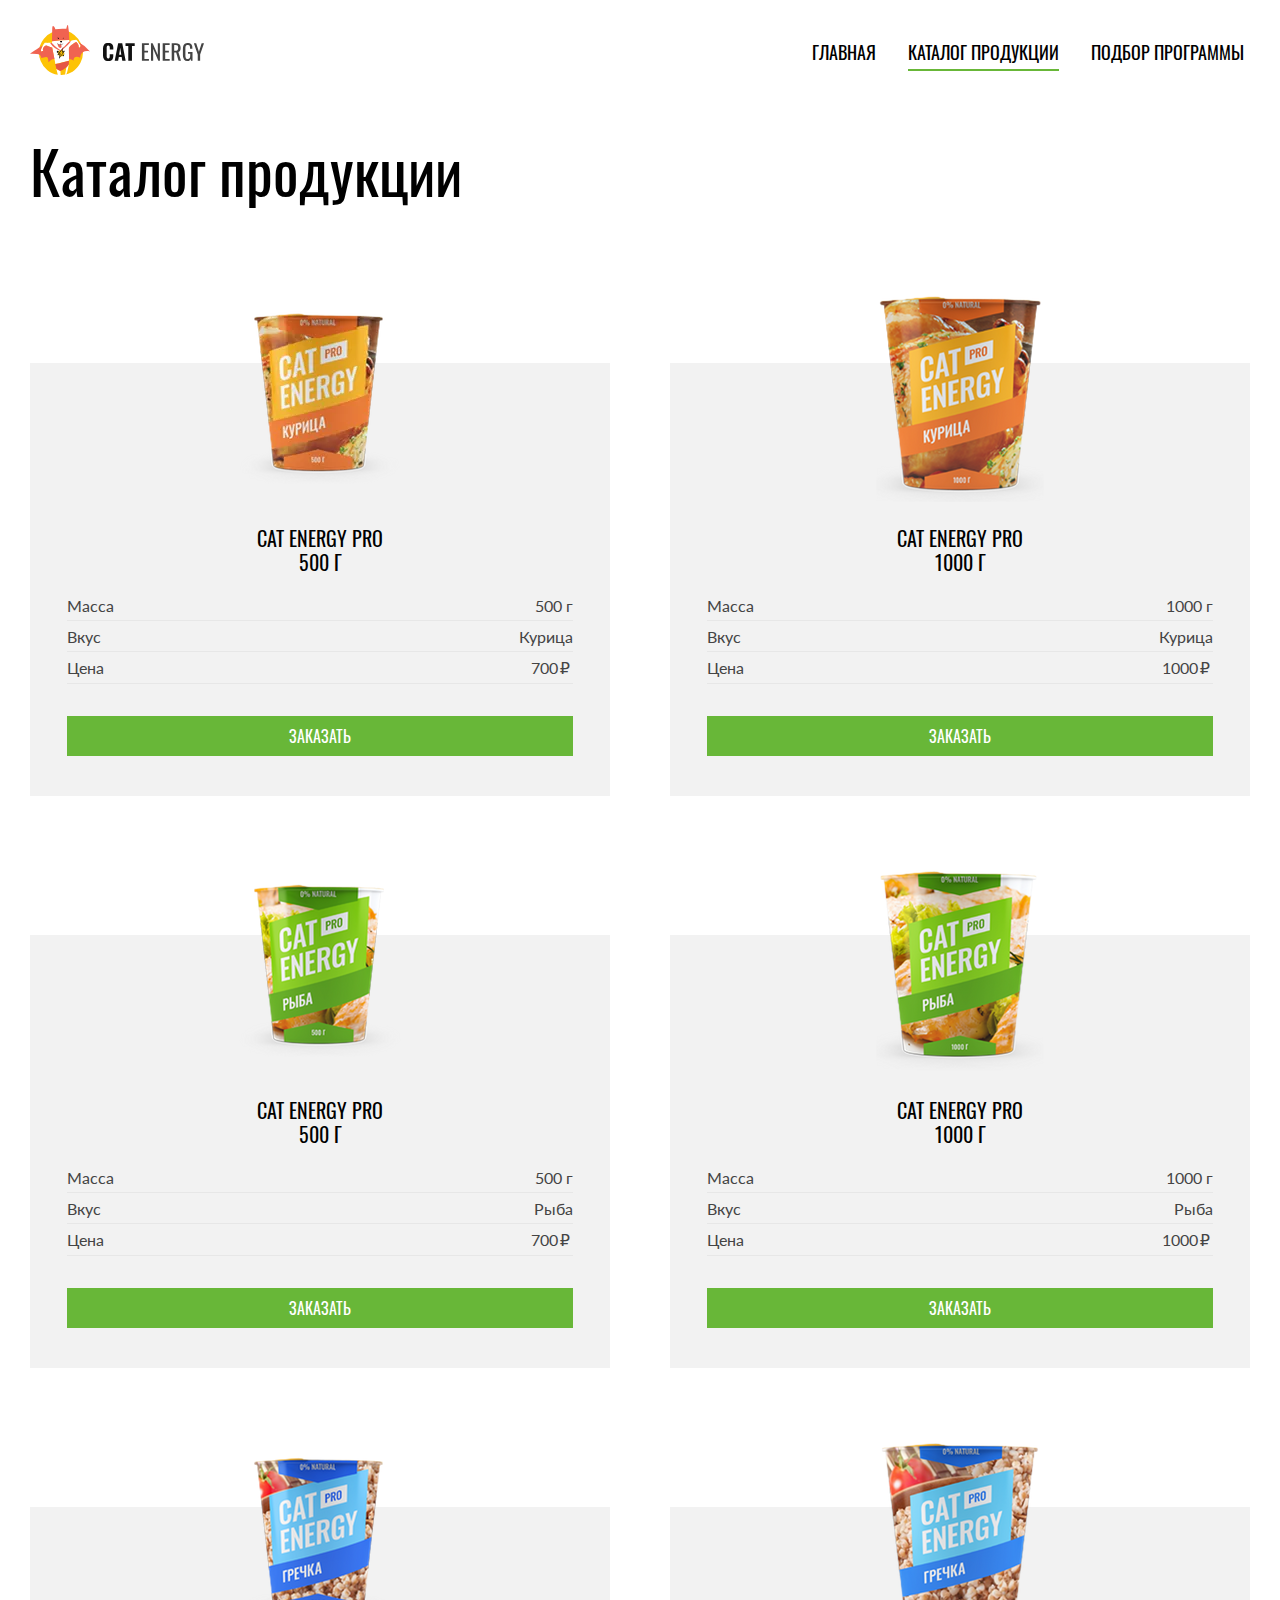
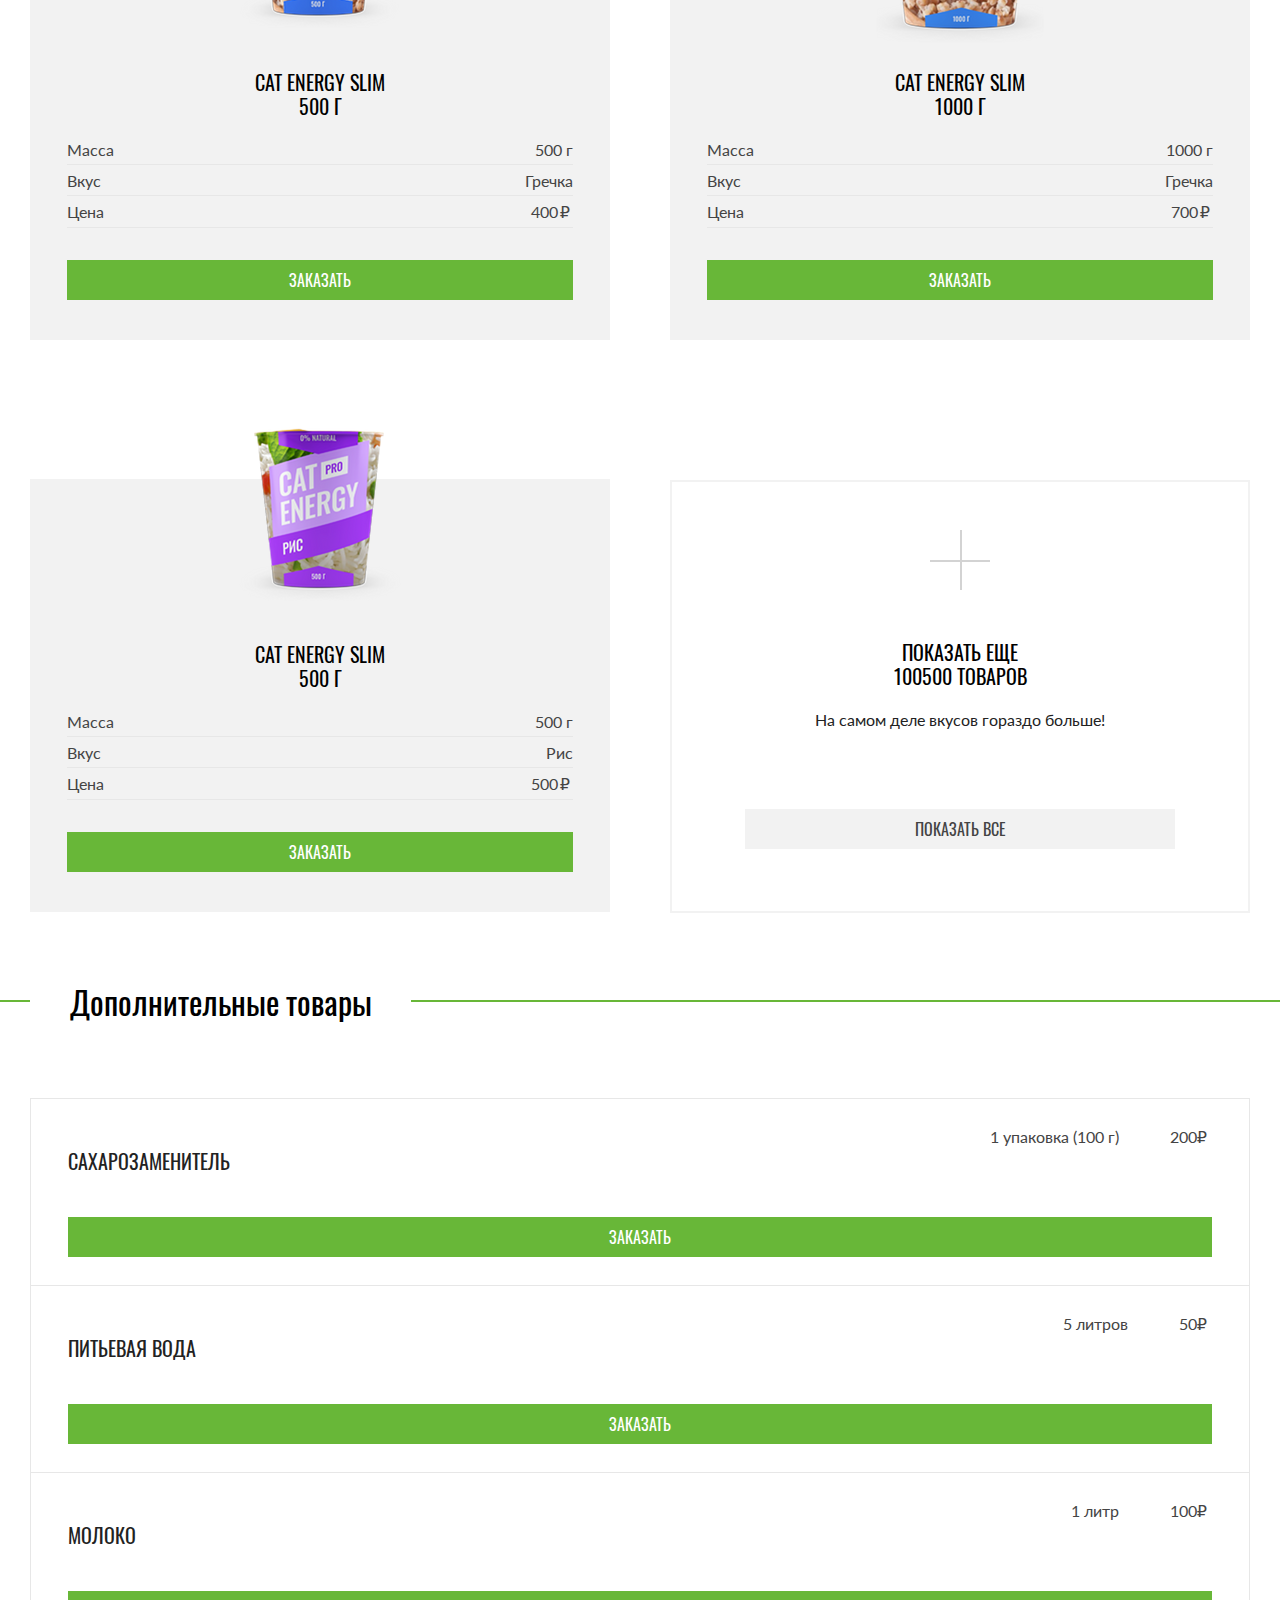
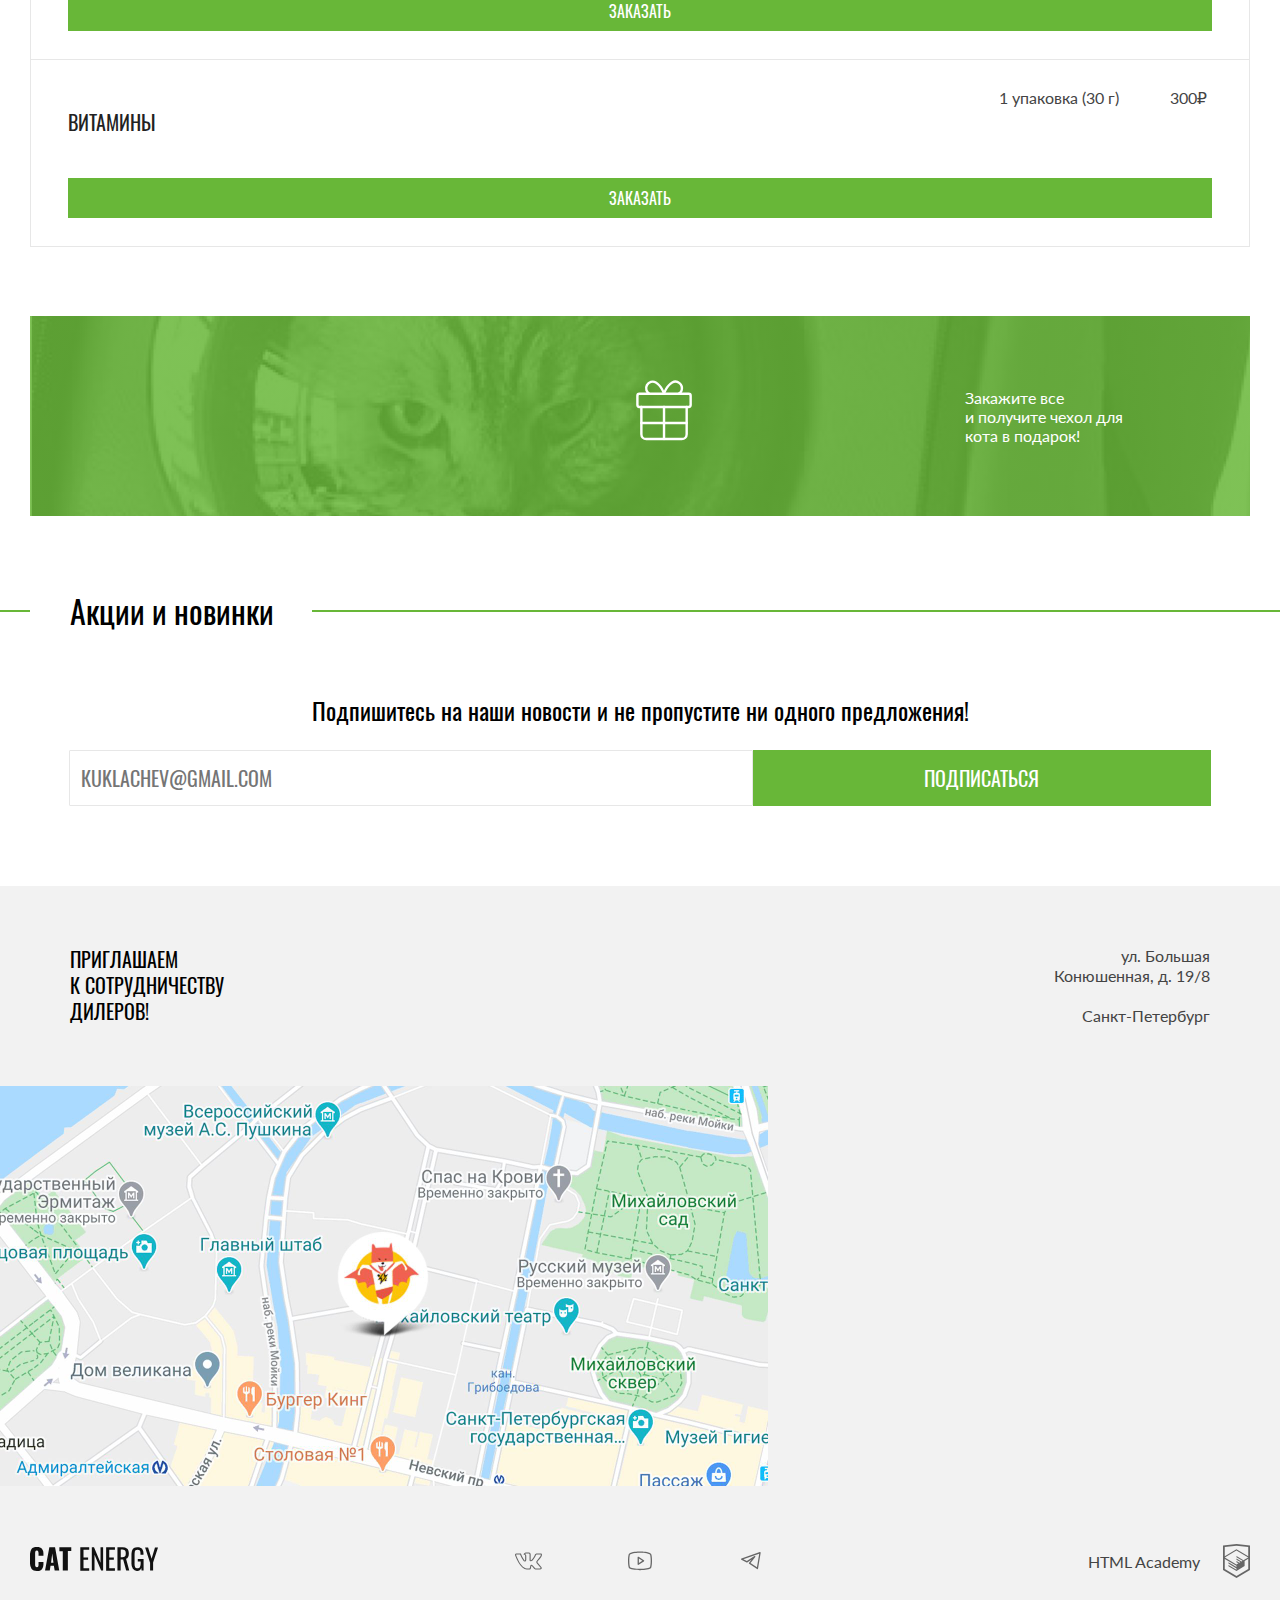
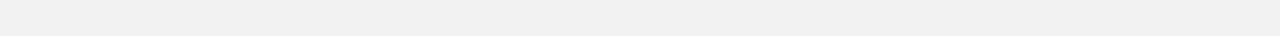
<file: 10/catalog.html>
<!DOCTYPE html><html class="page" lang="ru"><head><meta charset="UTF-8"><meta name="viewport" content="width=device-width,initial-scale=1"><title>Cat Energy</title><meta name="viewport" content="width=device-width,initial-scale=1"><link rel="stylesheet" href="styles/styles.css"><link rel="icon" href="favicon.ico"><link rel="icon" href="./favicons/favicon.svg" type="image/svg+xml"><link rel="apple-touch-icon" href="./favicons/apple-icon-180x180.png"><link rel="manifest" href="manifest.webmanifest"><script src="scripts/index.js" defer="defer"></script></head><body class="page__body"><div class="page__wrapper"><header class="header"><div class="header__wrapper"><a class="header__logo-link header__logo link" href="index.html"><picture><source media="(min-width: 1440px)" width="70" height="59" type="image/svg+xml" srcset="./images/logo-header/logo-header-img/logo-desktop.svg"><source media="(min-width: 768px)" width="60" height="50" type="image/svg+xml" srcset="./images/logo-header/logo-header-img/logo-tablet.svg"><img class="header__logo-icon header__logo-img" src="./images/logo-header/logo-header-img/logo-mobile.svg" width="33" height="38" alt="Логотип-картинка сайта"></picture><picture><source media="(min-width: 768px)" width="101" height="28" type="image/svg+xml" srcset="./images/logo-header/logo-header-text/logo-text-desktop.svg"><img class="header__logo-icon header__logo-text" src="./images/logo-header/logo-header-text/logo-text-mobail.svg" width="101" height="18" alt="Логотип-текст сайта"></picture></a><div class="header__buttons"><button class="header__button header__button--open" type="button"><span class="visually-hidden">Открыть навигацию</span> <span class="header__inner"></span></button> <button class="header__button header__button--close" type="button"><span class="visually-hidden">Закрыть навигацию</span></button></div><ul class="header__nav-list list-reset"><li class="header__nav-item"><a class="header__nav-link link" href="index.html">Главная</a></li><li class="header__nav-item"><a class="header__nav-link header__nav-link--active link" href="#">Каталог продукции</a></li><li class="header__nav-item"><a class="header__nav-link link" href="#">Подбор программы</a></li></ul></div></header><main class="main"><div class="main__wrapper"><section class="catalog"><div class="catalog__wrapper"><h1 class="catalog__title title title--main">Каталог продукции</h1><ul class="catalog__cards list-reset"><li class="catalog__card"><a class="catalog__card-img-link catalog__card-link" href="#"><picture><source media="(min-width: 1440px)" srcset="./images/catalog/products/chicken/chicken500-desktop@1x.webp, ./images/catalog/products/chicken/chicken500-desktop@2x.webp 2x" width="169" height="210" type="image/webp"><source media="(min-width: 768px)" srcset="./images/catalog/products/chicken/chicken500-tablet@1x.webp, ./images/catalog/products/chicken/chicken500-tablet@2x.webp 2x" width="200" height="210" type="image/webp"><source srcset="./images/catalog/products/chicken/chicken500-mobail@1x.webp, ./images/catalog/products/chicken/chicken500-mobail@2x.webp 2x" type="image/webp"><source media="(min-width: 1440px)" srcset="./images/catalog/products/chicken/chicken500-desktop@1x.png, ./images/catalog/products/chicken/chicken500-desktop@2x.png 2x" width="169" height="210" type="image/png"><source media="(min-width: 768px)" srcset="./images/catalog/products/chicken/chicken500-tablet@1x.png, ./images/catalog/products/chicken/chicken500-tablet@2x.png 2x" width="200" height="210" type="image/png"><img class="catalog__card-img" src="./images/catalog/products/chicken/chicken500-mobail@1x.png" srcset="./images/catalog/products/chicken/chicken500-mobail@1x.png" width="140" height="107" alt="Корм со вкусом курицы 500грамм"></picture></a><div class="catalog__card-info"><h3 class="catalog__card-title title title-catalog-card"><a class="catalog__card-link link" href="#">Cat Energy PRO 500 г</a></h3><div class="catalog__card-details"><div class="catalog__card-details-more"><span class="catalog__card-details-characteristic catalog__card-discription text-basic">Масса</span> <span class="catalog__card-details-result catalog__card-discription text-basic">500 г</span></div><div class="catalog__card-details-more"><span class="catalog__card-details-characteristic catalog__card-discription text-basic">Вкус</span> <span class="catalog__card-details-result catalog__card-discription text-basic">Курица</span></div><div class="catalog__card-details-more"><span class="catalog__card-details-characteristic catalog__card-discription text-basic">Цена</span> <span class="catalog__card-details-result catalog__card-details-result--price catalog__card-discription text-basic">700</span></div></div></div><button class="catalog__card-button button" type="button">Заказать</button></li><li class="catalog__card catalog__card--large"><a class="catalog__card-img-link catalog__card-link" href="#"><picture><source media="(min-width: 1440px)" srcset="./images/catalog/products/chicken/chicken1000-desktop@1x.png, ./images/catalog/products/chicken/chicken1000-desktop@2x.png 2x" width="169" height="210" type="image/png"><source media="(min-width: 768px)" srcset="./images/catalog/products/chicken/chicken1000-tablet@1x.png, ./images/catalog/products/chicken/chicken1000-tablet@2x.png 2x" width="200" height="210" type="image/png"><img class="catalog__card-img" src="./images/catalog/products/chicken/chicken1000-mobail@1x.png" srcset="./images/catalog/products/chicken/chicken1000-mobail@2x.png" width="140" height="107" alt="Корм со вкусом курицы 1000грамм"></picture></a><div class="catalog__card-info"><h3 class="catalog__card-title title title-catalog-card"><a class="catalog__card-link link" href="#">Cat Energy PRO 1000 г</a></h3><div class="catalog__card-details"><div class="catalog__card-details-more"><span class="catalog__card-details-characteristic catalog__card-discription text-basic">Масса</span> <span class="catalog__card-details-result catalog__card-discription text-basic">1000 г</span></div><div class="catalog__card-details-more"><span class="catalog__card-details-characteristic catalog__card-discription text-basic">Вкус</span> <span class="catalog__card-details-result catalog__card-discription text-basic">Курица</span></div><div class="catalog__card-details-more"><span class="catalog__card-details-characteristic catalog__card-discription text-basic">Цена</span> <span class="catalog__card-details-result catalog__card-details-result--price catalog__card-discription text-basic">1000</span></div></div></div><button class="catalog__card-button button" type="button">Заказать</button></li><li class="catalog__card"><picture><source media="(min-width: 1440px)" srcset="./images/catalog/products/fish/fish500-desktop@1x.png, ./images/catalog/products/fish/fish500-desktop@2x.png 2x" width="169" height="210" type="image/png"><source media="(min-width: 768px)" srcset="./images/catalog/products/fish/fish500-tablet@1x.png, ./images/catalog/products/fish/fish500-tablet@2x.png 2x" width="200" height="210" type="image/png"><img class="catalog__card-img" src="./images/catalog/products/fish/fish500-mobail@1x.png" srcset="./images/catalog/products/fish/fish500-mobail@2x.png" width="140" height="107" alt="Корм со вкусом рыбы 500грамм"></picture><div class="catalog__card-info"><h3 class="catalog__card-title title title-catalog-card">Cat Energy PRO 500 г</h3><div class="catalog__card-details"><div class="catalog__card-details-more"><span class="catalog__card-details-characteristic catalog__card-discription text-basic">Масса</span> <span class="catalog__card-details-result catalog__card-discription text-basic">500 г</span></div><div class="catalog__card-details-more"><span class="catalog__card-details-characteristic catalog__card-discription text-basic">Вкус</span> <span class="catalog__card-details-result catalog__card-discription text-basic">Рыба</span></div><div class="catalog__card-details-more"><span class="catalog__card-details-characteristic catalog__card-discription text-basic">Цена</span> <span class="catalog__card-details-result catalog__card-details-result--price catalog__card-discription text-basic">700</span></div></div></div><button class="catalog__card-button button" type="button">Заказать</button></li><li class="catalog__card catalog__card--large"><a class="catalog__card-img-link catalog__card-link" href="#"><picture><source media="(min-width: 1440px)" srcset="./images/catalog/products/fish/fish1000-desktop@1x.png, ./images/catalog/products/fish/fish1000-desktop@2x.png 2x" width="169" height="210" type="image/png"><source media="(min-width: 768px)" srcset="./images/catalog/products/fish/fish1000-tablet@1x.png, ./images/catalog/products/fish/fish1000-tablet@2x.png 2x" width="200" height="210" type="image/png"><img class="catalog__card-img" src="./images/catalog/products/fish/fish1000-mobail@1x.png" srcset="./images/catalog/products/fish/fish1000-mobail@2x.png" width="140" height="107" alt="Корм со вкусом рыбы 1000грамм"></picture></a><div class="catalog__card-info"><h3 class="catalog__card-title title title-catalog-card"><a class="catalog__card-link link" href="#">Cat Energy PRO 1000 г</a></h3><div class="catalog__card-details"><div class="catalog__card-details-more"><span class="catalog__card-details-characteristic catalog__card-discription text-basic">Масса</span> <span class="catalog__card-details-result catalog__card-discription text-basic">1000 г</span></div><div class="catalog__card-details-more"><span class="catalog__card-details-characteristic catalog__card-discription text-basic">Вкус</span> <span class="catalog__card-details-result catalog__card-discription text-basic">Рыба</span></div><div class="catalog__card-details-more"><span class="catalog__card-details-characteristic catalog__card-discription text-basic">Цена</span> <span class="catalog__card-details-result catalog__card-details-result--price catalog__card-discription text-basic">1000</span></div></div></div><button class="catalog__card-button button" type="button">Заказать</button></li><li class="catalog__card"><a class="catalog__card-img-link catalog__card-link" href="#"><picture><source media="(min-width: 1440px)" srcset="./images/catalog/products/buckwheat/buckwheat500-desktop@1x.png, ./images/catalog/products/buckwheat/buckwheat500-desktop@1x.png 2x" width="169" height="210" type="image/png"><source media="(min-width: 768px)" srcset="./images/catalog/products/buckwheat/buckwheat500-tablet@1x.png, ./images/catalog/products/buckwheat/buckwheat500-tablet@2x.png 2x" width="200" height="210" type="image/png"><img class="catalog__card-img" src="./images/catalog/products/buckwheat/buckwheat500-mobail@1x.png" srcset="./images/catalog/products/buckwheat/buckwheat500-mobail@2x.png" width="140" height="107" alt="Корм со вкусом гречки 500грамм"></picture></a><div class="catalog__card-info"><h3 class="catalog__card-title title title-catalog-card"><a class="catalog__card-link link" href="#">Cat Energy SLIM 500 г</a></h3><div class="catalog__card-details"><div class="catalog__card-details-more"><span class="catalog__card-details-characteristic catalog__card-discription text-basic">Масса</span> <span class="catalog__card-details-result catalog__card-discription text-basic">500 г</span></div><div class="catalog__card-details-more"><span class="catalog__card-details-characteristic catalog__card-discription text-basic">Вкус</span> <span class="catalog__card-details-result catalog__card-discription text-basic">Гречка</span></div><div class="catalog__card-details-more"><span class="catalog__card-details-characteristic catalog__card-discription text-basic">Цена</span> <span class="catalog__card-details-result catalog__card-details-result--price catalog__card-discription text-basic">400</span></div></div></div><button class="catalog__card-button button" type="button">Заказать</button></li><li class="catalog__card catalog__card--large"><a class="catalog__card-img-link catalog__card-link" href="#"><picture><source media="(min-width: 1440px)" srcset="./images/catalog/products/buckwheat/buckwheat1000-desktop@1x.png, ./images/catalog/products/buckwheat/buckwheat1000-desktop@1x.png 2x" width="169" height="210" type="image/png"><source media="(min-width: 768px)" srcset="./images/catalog/products/buckwheat/buckwheat1000-tablet@1x.png, ./images/catalog/products/buckwheat/buckwheat1000-tablet@2x.png 2x" width="200" height="210" type="image/png"><img class="catalog__card-img" src="./images/catalog/products/buckwheat/buckwheat1000-mobail@1x.png" srcset="./images/catalog/products/buckwheat/buckwheat1000-mobail@2x.png" width="140" height="107" alt="Корм со вкусом гречки 1000грамм"></picture></a><div class="catalog__card-info"><h3 class="catalog__card-title title title-catalog-card"><a class="catalog__card-link link" href="#">Cat Energy SLIM 1000 г</a></h3><div class="catalog__card-details"><div class="catalog__card-details-more"><span class="catalog__card-details-characteristic catalog__card-discription text-basic">Масса</span> <span class="catalog__card-details-result catalog__card-discription text-basic">1000 г</span></div><div class="catalog__card-details-more"><span class="catalog__card-details-characteristic catalog__card-discription text-basic">Вкус</span> <span class="catalog__card-details-result catalog__card-discription text-basic">Гречка</span></div><div class="catalog__card-details-more"><span class="catalog__card-details-characteristic catalog__card-discription text-basic">Цена</span> <span class="catalog__card-details-result catalog__card-details-result--price catalog__card-discription text-basic">700</span></div></div></div><button class="catalog__card-button button" type="button">Заказать</button></li><li class="catalog__card"><a class="catalog__card-img-link catalog__card-link" href="#"><picture><source media="(min-width: 1440px)" srcset="./images/catalog/products/rice/rice500-desktop@1x.png, ./images/catalog/products/rice/rice500-desktop@1x.png 2x" width="169" height="210" type="image/png"><source media="(min-width: 768px)" srcset="./images/catalog/products/rice/rice500-tablet@1x.png, ./images/catalog/products/rice/rice500-tablet@2x.png 2x" width="200" height="210" type="image/png"><img class="catalog__card-img" src="./images/catalog/products/rice/rice500-mobile@1x.png" srcset="./images/catalog/products/rice/rice500-mobile@1x.png" width="140" height="107" alt="Корм со вкусом риса 500грамм"></picture></a><div class="catalog__card-info"><h3 class="catalog__card-title title title-catalog-card"><a class="catalog__card-link link" href="#">Cat Energy SLIM 500 г</a></h3><div class="catalog__card-details"><div class="catalog__card-details-more"><span class="catalog__card-details-characteristic catalog__card-discription text-basic">Масса</span> <span class="catalog__card-details-result catalog__card-discription text-basic">500 г</span></div><div class="catalog__card-details-more"><span class="catalog__card-details-characteristic catalog__card-discription text-basic">Вкус</span> <span class="catalog__card-details-result catalog__card-discription text-basic">Рис</span></div><div class="catalog__card-details-more"><span class="catalog__card-details-characteristic catalog__card-discription text-basic">Цена</span> <span class="catalog__card-details-result catalog__card-details-result--price catalog__card-discription text-basic">500</span></div></div></div><button class="catalog__card-button button" type="button">Заказать</button></li><li class="catalog__card catalog__card--more"><span class="catalog__card-element"></span><div class="catalog__card-text"><h3 class="catalog__card-title title title-catalog-card">Показать еще 100500 товаров</h3><p class="catalog__card-discription text-basic">На самом деле вкусов гораздо больше!</p></div><button class="catalog__card-button catalog__card-button--accent button" type="button">Показать все</button></li></ul></div></section><section class="additions"><div class="additions__wrapper"><h2 class="additions__title title title-section-catalog">Дополнительные товары</h2><div class="additions__container"><ul class="additions__card-list list-reset"><li class="additions__card"><h3 class="additions__card-title title title-catalog-card title-catalog-card--addition">Сахарозаменитель</h3><div class="additions__card-cell-block"><span class="additions__card-cell text">1 упаковка (100 г)</span> <span class="additions__card-cell additions__card-cell-price text">200</span></div><button class="additions__card-button button" type="button">Заказать</button></li><li class="additions__card"><h3 class="additions__card-title title title-catalog-card title-catalog-card--addition">Питьевая вода</h3><div class="additions__card-cell-block"><span class="additions__card-cell text">5 литров</span> <span class="additions__card-cell additions__card-cell-price text">50</span></div><button class="additions__card-button button" type="button">Заказать</button></li><li class="additions__card"><h3 class="additions__card-title title title-catalog-card title-catalog-card--addition">Молоко</h3><div class="additions__card-cell-block"><span class="additions__card-cell text">1 литр</span> <span class="additions__card-cell additions__card-cell-price text">100</span></div><button class="additions__card-button button" type="button">Заказать</button></li><li class="additions__card"><h3 class="additions__card-title title title-catalog-card title-catalog-card--addition">Витамины</h3><div class="additions__card-cell-block"><span class="additions__card-cell text">1 упаковка (30 г)</span> <span class="additions__card-cell additions__card-cell-price text">300</span></div><button class="additions__card-button button" type="button">Заказать</button></li></ul><div class="additions__present"><p class="additions__text text">Закажите все<br>и получите чехол для<br>кота в подарок!</p></div></div></div></section></div><section class="form-promotion"><form class="form-promotion__form form" action="https://echo.htmlacademy.ru"><h2 class="form-promotion__title title title-section-catalog">Акции и новинки</h2><div class="form-promotion__container"><p class="form-promotion__text text">Подпишитесь на наши новости и не пропустите ни одного предложения!</p><label class="form-promotion__label" for="email"></label><div class="form-promotion__container-input"><input class="form-promotion__input input" type="text" id="email" name="e-mail" placeholder="кuklachev@gmail.com" required> <button class="form-promotion__button button" type="button">Подписаться</button></div></div></form></section></main><footer class="footer"><section class="cooperation cooperation--background"><div class="cooperation__wrapper-text"><h2 class="cooperation__title title">Приглашаем<br>к сотрудничеству<br>дилеров!</h2><p class="cooperation__text text-basic">ул. Большая<br>Конюшенная, д. 19/8<br><span class="cooperation__text-city">Санкт-Петербург</span></p></div><div class="cooperation__map-container"><div class="cooperation__map" id="map"></div></div></section><section class="contact"><div class="contact__background"><div class="contact__wrapper"><h2 class="visually-hidden">Контактная информация</h2><a class="contact__logo-link footer__logo-text" href="index.html"><span class="visually-hidden">Логотип сайта</span> <svg class="contact__logo-icon" width="128" height="24" focusable="false"><use href="./icons/stack.svg#logo-footer"></use></svg></a><ul class="contact__social-list list-reset"><li class="contact__social-item"><a class="contact__social-link link contact__social-link--vk" href="https://vk.com/htmlacademy" target="_blank" rel="noopener noreferrer"><span class="visually-hidden">Мы в vk</span></a></li><li class="contact__social-item"><span class="visually-hidden">Мы на youtube</span> <a class="contact__social-link link contact__social-link--youtube" href="https://www.youtube.com/user/htmlacademyru" target="_blank" rel="noopener noreferrer"><span class="visually-hidden">Мы на youtube</span></a></li><li class="contact__social-item"><a class="contact__social-link link contact__social-link--telegram" href="https://t.me/htmlacademy" target="_blank" rel="noopener noreferrer"><span class="visually-hidden">Мы в телеграм</span></a></li></ul><a class="contact__logo-additional-link link" href="#" target="_blank" rel="noopener noreferrer"><span class="contact__logo-additional-text text">HTML Academy</span> <span class="contact__logo-additional-icon"></span></a></div></div></section></footer></div><script src="https://api-maps.yandex.ru/2.1/?lang=ru_RU&amp;apikey=f744a2c0-e2ea-421d-a839-f13515eb267e" defer="defer"></script><script src="scripts/index.js" defer="defer"></script></body></html>
</file>
<file: styles/styles.css>
@font-face{font-family:Lato;font-weight:400;font-style:normal;src:url(../fonts/lato/Lato-Regular.woff2)format("woff2");font-display:swap}@font-face{font-family:Oswald;font-weight:400;font-style:normal;src:url(../fonts/oswald/oswaldregular.woff2)format("woff2");font-display:swap}body{margin:0}.visually-hidden{white-space:nowrap;-webkit-clip-path:inset(100%);clip-path:inset(100%);clip:rect(0 0 0 0);border:0;width:1px;height:1px;margin:-1px;padding:0;position:absolute;overflow:hidden}.button{text-transform:uppercase;text-align:center;color:#fff;box-sizing:border-box;background-color:#68b738;border:#0000;font-family:Oswald,sans-serif;font-size:16px;font-weight:400;line-height:20px}.title{color:#000;margin:0;font-family:Oswald,sans-serif;font-weight:400}.title--main{font-size:36px;line-height:36px}@media (width>=768px){.title--main{font-size:60px;line-height:60px}}.title-section{font-size:36px;line-height:40px}@media (width>=768px){.title-section{font-size:60px;line-height:60px}}.title-section-catalog{color:#000;font-size:24px;line-height:24px}@media (width>=768px){.title-section-catalog{padding-left:40px;font-size:32px;line-height:32px}.title-section-catalog:before{content:"";border:1px solid #68b738;width:30px;position:absolute;top:44px;left:0}}.text-basic{color:#444;font-family:Lato,sans-serif;font-size:14px;font-weight:400;line-height:18px}@media (width>=768px){.text-basic{font-size:16px;line-height:24px}}.text{color:#444;font-family:Lato,sans-serif}.link{color:inherit;text-decoration:none}.list-reset{margin:0;padding:0;list-style-type:none}.header__wrapper{grid-template-columns:2fr 1fr;align-items:center;padding:13px 20px 21px;display:grid;position:relative}@media (width>=768px){.header__wrapper{justify-content:space-between;padding:0 20px;display:flex}}.header__logo{grid-template-columns:1fr 1fr;align-items:center;display:grid}@media (width>=768px){.header__logo{justify-content:space-between;min-width:174px;display:flex}}.header__logo-text{position:relative;left:40%}@media (width>=768px){.header__logo-text{position:relative;left:0}}.header__nav{font-family:Oswald,sans-serif}.header__buttons{justify-self:flex-end}@media (width>=768px){.header__buttons{display:none}}.header__button{background-color:#0000;border:#0000;width:35px;height:35px;position:relative}@media (width>=768px){.header__button{display:none}}.header__inner{border-top:2px solid #000;border-bottom:2px solid #000;width:24px;padding:9px 0;position:absolute;top:7px;right:5px}.header__inner:after{content:"";border-bottom:2px solid #000;width:24px;position:absolute;top:8px;right:0}.header__button--close{display:none}.header__button--close:before{content:"";border:1px solid #000;width:24px;position:absolute;top:15px;right:2px;transform:rotate(47deg)}.header__button--close:after{content:"";border:1px solid #000;width:24px;position:absolute;top:15px;right:2px;transform:rotate(-47deg)}.header__nav-list{color:#000;text-transform:uppercase;text-align:center;z-index:1;background-color:#fff;width:100%;font-family:Oswald,sans-serif;font-size:20px;line-height:20px;display:none;position:absolute;top:60px}@media (width>=768px){.header__nav-list{background-color:#0000;justify-content:flex-end;min-width:437px;font-size:18px;line-height:24px;display:flex;position:relative;top:auto}}@media (width>=1440px){.header__nav-list{font-size:20px}.header__nav-list--index{color:#fff}}.header__nav-item:first-child{border-top:1px solid #ebebeb}@media (width>=768px){.header__nav-item:first-child{border:none}}.header__nav-item{border-bottom:1px solid #ebebeb;padding:24px 5px}@media (width>=768px){.header__nav-item{border:none;padding:10px 16px}.header__nav-link--active{border-bottom:2px solid #68b738;padding-bottom:10px}}@media (width>=1440px){.header__nav-link--active-index{border-color:#fff}}.greetings__wrapper{flex-direction:column;align-items:center;min-height:480px;display:flex;position:relative}@media (width>=1440px){.greetings__wrapper{margin-bottom:150px}}.greetings__container{box-sizing:border-box;background-image:linear-gradient(#68b738d9 100%,#fff 100%),url(../images/index/background/index-background-mobail@1x.jpg);background-position:50%;background-repeat:no-repeat;background-size:100%,cover;min-width:100%;min-height:302px;margin-bottom:-100px;padding:27px 20px 20px}@media (resolution>=192dpi){.greetings__container{background-image:linear-gradient(#68b738d9 100%,#fff 100%),url(../images/index/background/index-background-mobail@2x.jpg)}}@media (width>=768px){.greetings__container{background-image:none;padding-left:100px}}@media (width>=1440px){.greetings__container{background-image:linear-gradient(#68b738d9 100%,#fff 100%),url(../images/index/background/index-background-desktop@1x.jpg);min-width:50%;min-height:684px;position:absolute;top:-72px;right:0}}@media (width>=1440px) and (resolution>=192dpi){.greetings__container{background-image:linear-gradient(#68b738d9 100%,#fff 100%),url(../images/index/background/index-background-desktop@2x.jpg)}}@media (width>=1440px){.greetings__container-text{position:absolute;top:100px;right:1350px}}.greetings__title{color:#fff}@media (width>=768px){.greetings__title{color:#000}}.greetings__text{color:#fff;text-transform:uppercase;font-family:Oswald,sans-serif;font-size:14px;font-weight:400;line-height:18px}@media (width>=768px){.greetings__text{color:#000;font-size:20px;line-height:20px}}.greetings__img{z-index:1}@media (width>=1440px){.greetings__img{position:absolute;left:683px}}.greetings__button{padding:10px 64px}@media (width>=768px){.greetings__button{z-index:1;padding:10px 26px;position:absolute;top:250px;left:145px}}.programs__wrapper{padding:20px}@media (width>=768px){.programs__wrapper{padding:30px}}@media (width>=1440px){.programs__wrapper{padding:110px}.programs__cards{grid-template-columns:1fr 1fr;gap:80px;display:grid}}.programs__card{background-color:#f2f2f2;margin-bottom:20px;padding:20px;position:relative}.programs__card-accent{background-color:#68b738;border-radius:50%;width:50px;height:50px;margin-right:20px;display:block;position:absolute}.programs__card-accent--hight:after{content:"";background-color:#000;width:36px;height:50px;position:absolute;top:-4px;right:10px;-webkit-mask-image:url(../icons/stack.svg#scinny-cat);mask-image:url(../icons/stack.svg#scinny-cat)}.programs__card-accent--mass:after{content:"";background-color:#000;width:67px;height:28px;position:absolute;top:11px;right:-7px;-webkit-mask-image:url(../icons/stack.svg#muscular-cat);mask-image:url(../icons/stack.svg#muscular-cat)}@media (width>=768px){.programs__card-accent{width:200px;height:200px;right:50px}.programs__card-accent--hight:after{width:140px;height:190px;right:17px}.programs__card-accent--mass:after{width:268px;height:112px;right:17px}}@media (width>=1440px){.programs__card-accent{width:100px;height:100px;left:10px}.programs__card-accent--hight:after{width:70px;height:97px;right:17px}.programs__card-accent--mass:after{width:134px;height:56px;right:17px}}.programs__card-title{text-transform:uppercase;align-items:center;margin-bottom:29px;padding-left:100px;font-size:24px;line-height:37px;display:flex}@media (width>=768px){.programs__card-title{padding-left:50px;font-size:36px;line-height:36px}}@media (width>=1440px){.programs__card-title{padding-left:115px}}.programs__card-text{border-bottom:1px solid #d9d9d9;margin-bottom:15px;padding:23px}@media (width>=768px){.programs__card-text{border:none;max-width:340px;padding-left:50px}}.programs__card-link{text-transform:uppercase;position:relative}@media (width>=768px){.programs__card-link{max-width:340px;padding-left:50px}}.programs__card-icon{background-color:#000;width:32px;height:10px;display:block;position:absolute;top:7px;left:104px;-webkit-mask-image:url(../icons/stack.svg#arrow-link);mask-image:url(../icons/stack.svg#arrow-link)}@media (width>=768px){.programs__card-icon{left:146px}}.promo__wrapper{padding:20px}@media (width>=768px){.promo__wrapper{padding:30px}}@media (width>=1440px){.promo__wrapper{padding:110px}}@media (width>=768px){.promo__list{grid-template-columns:1fr 1fr;gap:150px;padding-bottom:42px;display:grid}}@media (width>=1440px){.promo__list{display:flex}}.promo__item{align-items:center;display:flex}@media (width>=1440px){.promo__item{flex-direction:column}}.promo__icon{background-color:#68b738;min-width:60px;min-height:60px;margin-right:20px;display:block;position:relative}.promo__icon:after{content:"";background-color:#fff;position:absolute;top:10px;left:10px}.promo__icon--list:after{content:"";width:30px;height:32px;-webkit-mask-image:url(../icons/stack.svg#list);mask-image:url(../icons/stack.svg#list)}.promo__icon--powder:after{content:"";width:26px;height:29px;position:absolute;-webkit-mask-image:url(../icons/stack.svg#powder);mask-image:url(../icons/stack.svg#powder)}.promo__icon--cutlery:after{content:"";width:25px;height:30px;position:absolute;-webkit-mask-image:url(../icons/stack.svg#cutlery);mask-image:url(../icons/stack.svg#cutlery)}.promo__icon--scales:after{content:"";background-color:#fff;width:26px;height:31px;position:absolute;-webkit-mask-image:url(../icons/stack.svg#scales);mask-image:url(../icons/stack.svg#scales)}@media (width>=768px){.promo__icon{min-width:80px;min-height:80px}.promo__icon:before{content:"";color:#f2f2f2;z-index:-1;font-family:Oswald,sans-serif;font-size:280px;line-height:280px;position:absolute;bottom:-115px;left:175px}.promo__icon--list:before{content:"1"}.promo__icon--powder:before{content:"2"}.promo__icon--cutlery:before{content:"3"}.promo__icon--scales:before{content:"4"}}@media (width>=1440px){.promo__icon{align-self:flex-start}.example{background:linear-gradient(#fff 30%,#eaeaea 30% 100%);display:flex}}.example__wrapper{background-color:#eaeaea;padding:20px}@media (width>=768px){.example__wrapper{background-color:#0000;border-top:2px solid #e6e6e6;padding:30px}}@media (width>=1440px){.example__wrapper{border:none;padding:110px}}.example__title{margin-bottom:149px}.example__text-container{max-width:436px}.example__addition{text-align:center;box-sizing:border-box;border:1px solid #d9d9d9;border-radius:3px;max-width:124px;max-height:70px;padding:14px 20px;font-family:Oswald,sans-serif;position:relative}@media (width>=768px){.example__addition{min-width:162px;min-height:77px}.example__time{justify-content:space-between;align-items:center;display:flex}}@media (width>=1440px){.example__time{grid-template-rows:2fr 1fr;grid-template-columns:1fr 1fr;display:grid}}.example__tab{grid-template-columns:1fr 1fr;justify-content:space-between;display:grid}@media (width>=768px){.example__tab{gap:45px}}.example__accent{color:#000;text-transform:uppercase;min-width:124px;font-size:24px;line-height:24px}.example__accent--height:after{content:"Снижение веса";text-transform:lowercase;color:#444;background-color:#eaeaea;padding:0 10px;font-family:Lato,sans-serif;font-size:12px;line-height:12px;position:absolute;top:47px;left:50%;transform:translate(-50%)}.example__accent--day:after{content:"Затрачено времени";text-transform:lowercase;color:#444;background-color:#eaeaea;padding:0 10px;font-family:Lato,sans-serif;font-size:12px;line-height:12px;position:absolute;top:47px;left:50%;transform:translate(-50%)}@media (width>=768px){.example__accent{font-size:30px;line-height:37px}.example__accent--height:after,.example__accent--day:after{white-space:nowrap;background-color:#fff;font-size:14px;line-height:14px;top:65px}}@media (width>=1440px){.example__accent--height:after,.example__accent--day:after{background-color:#eaeaea}}.example__price{text-transform:uppercase;text-align:center;font-size:14px;line-height:20px}@media (width>=768px){.example__price{font-size:20px;line-height:20px}}@media (width>=1440px){.example__price{text-align:start;grid-area:2/1/3/-1}}.example__price-sum{padding-left:10px}.example__sliders{width:100%;height:400px;position:relative;overflow:hidden}@media (width>=768px){.example__slider{background:linear-gradient(#fff 30%,#eaeaea 30% 100%);padding-bottom:50px}}.example__sliders-container{min-width:280px;min-height:256px;margin:0 auto;position:relative}@media (width>=768px){.example__sliders-container{min-width:560px;min-height:512px}}.example__slide{min-width:100%;height:100%;transition:opacity 1s;position:absolute}.example__slide:first-child{opacity:1}.example__sliders-list{width:100%;height:100%;margin:0;padding:0;list-style-type:none;display:flex}.example__slider-item:after{width:100%;height:100%;position:absolute}.example__slide--big-cat{-webkit-clip-path:inset(0 50% 0 0);clip-path:inset(0 50% 0 0);width:100%;height:100%;display:block}.example__slide--thin-cat{-webkit-clip-path:inset(0 0 0 50%);clip-path:inset(0 0 0 50%);width:100%;height:100%;display:block}.example__slider-input{width:100%;height:100%;top:0;left:0}.example__slider-button{cursor:pointer;background-color:#fff;border:2px solid #666;border-radius:50%;width:40px;height:40px;position:absolute;top:50%;left:50%;translate:-50% -50%}.example__slider-button:before{content:"";background-color:#666;width:24px;height:18px;position:absolute;top:50%;left:50%;translate:-50% -50%;-webkit-mask-image:url(../icons/stack.svg#arrows);mask-image:url(../icons/stack.svg#arrows);-webkit-mask-position:50%;mask-position:50%;-webkit-mask-repeat:no-repeat;mask-repeat:no-repeat}.example__slider-button:after{content:"";background-color:#666;width:4px;height:108px;position:absolute;top:-108px;left:50%;translate:-50%;box-shadow:0 144px #666}.contact{background-color:#f2f2f2}.contact__wrapper{flex-direction:column;align-items:center;padding:20px;display:flex}@media (width>=768px){.contact__wrapper{flex-direction:row;padding:30px}}.contact__logo-icon{margin-bottom:20px}.contact__social-list{border-top:1px solid #ebebeb;border-bottom:1px solid #ebebeb;justify-content:center;width:100%;margin-bottom:20px;display:flex}.contact__social-item{padding:20px 12px}.contact__logo-additional-link{justify-content:space-between;width:100%;display:flex}@media (width>=768px){.contact__logo-additional-link{max-width:168px}}.contact__logo-additional-text{align-self:center}.cooperation__wrapper-text{justify-content:space-between;padding:20px;display:flex}@media (width>=768px){.cooperation__wrapper-text{padding:60px 70px}.cooperation__wrapper-text--catalog{background-color:#f2f2f2}}.cooperation__title{text-transform:uppercase;font-size:16px;line-height:20px}@media (width>=768px){.cooperation__title{width:30%;font-size:20px;line-height:26px}}.cooperation__text{margin:0;line-height:18px}@media (width>=768px){.cooperation__text{flex-direction:column;height:100%;line-height:20px;display:flex}.cooperation__text-city{margin-top:1em}}.cooperation__wrapper-map{position:relative}.cooperation__map{width:100%;min-height:362px;display:block;position:relative}@media (width>=768px){.cooperation__map{min-height:400px}}.catalog__title{border-top:1px solid #f2f2f2;border-bottom:1px solid #f2f2f2;padding:21px 20px 41px;line-height:20px}@media (width>=768px){.catalog__title{border:none}}.catalog__card-title{text-transform:uppercase;font-size:16px}@media (width>=768px){.catalog__card-title{text-align:center;align-self:center;max-width:135px;margin-bottom:20px;font-size:20px;line-height:24px}.catalog__card-details{font-size:20px;line-height:24px}}.catalog__cards{margin:auto;padding:0 20px;display:grid}@media (width>=768px){.catalog__cards{grid-template-columns:1fr 1fr;gap:60px}}@media (width>=1440px){.catalog__cards{grid-template-columns:1fr 1fr 1fr 1fr;gap:80px}}.catalog__card{grid-template-columns:1fr 1fr;margin:auto;padding:20px 0 25px;display:grid;position:relative}.catalog__card:after{content:"";background:#ebebeb;width:100vw;height:1px;display:block;position:absolute;bottom:-1px;left:50%;transform:translate(-50%)}@media (width>=768px){.catalog__card{background:linear-gradient(#fff 20%,#f2f2f2 20% 100%);flex-direction:column;align-items:center;width:100%;display:flex}.catalog__card:after{display:none}}.catalog__card-info{box-sizing:border-box;flex-direction:column;width:100%;padding:37px;display:flex}.catalog__card-details-more{justify-content:space-between;display:flex}@media (width>=768px){.catalog__card-details-more{border-bottom:1px solid #cdcdcd}}.catalog__card-discription{text-align:center;font-size:12px;line-height:16px}.catalog__card-button{grid-column:1/4;padding:10px}.catalog__card-button--accent{color:#444;background-color:#f2f2f2;width:100%;max-width:430px}@media (width>=768px){.catalog__card-button,.catalog__card-button--accent{width:calc(100% - 60px)}}.catalog__card--more{flex-direction:column;align-items:center;width:100%;display:flex}@media (width>=768px){.catalog__card--more{background:#fff;border:2px solid #f2f2f2;margin-bottom:-1px}}.catalog__card-element{width:30px;height:30px;position:relative}.catalog__card-element:before,.catalog__card-element:after{content:"";background:#d3d3d3;width:2px;height:100%;display:block;position:absolute;top:0;left:50%;transform:translate(-50%)}.catalog__card-element:after{width:100%;height:2px;top:14px;transform:translate(-50%)}@media (width>=768px){.catalog__card-element{width:60px;height:60px;margin-bottom:50px}.catalog__card-element:after{top:29px}}.catalog__card-title .catalog__card--more{color:#111}.catalog__card-discription .catalog__card--more{color:#222}.catalog__card-text{margin-bottom:0}@media (width>=768px){.catalog__card-text{flex-direction:column;margin-bottom:80px;display:flex}}.additions{position:relative}.additions:before{content:"";border:1px solid #68b738;min-width:calc(100% - 285px);position:absolute;top:34px;right:0}@media (width>=768px){.additions:before{min-width:calc(100% - 342px)}}.additions__wrapper{padding:20px}@media (width>=768px){.additions__wrapper{padding:30px}}.additions__title{background-color:#fff;margin-bottom:36px}@media (width>=1440px){.additions__container{grid-template-columns:2fr 1fr;gap:80px;display:grid}}@media (width>=768px){.additions__card-list{margin-bottom:20px}.additions__card-list:not(:last-child){box-sizing:border-box;border:1px solid #cdcdcd}}@media (width>=1440px){.additions__card-list:not(:last-child){border:none}}.additions__card{border-bottom:1px solid #cdcdcd;grid-template-columns:4fr 1fr;gap:20px;margin:20px 0;padding:13px 0;display:grid}@media (width>=768px){.additions__card{padding:0 40px}.additions__card:last-child{border-bottom:none}}@media (width>=768px) and (width>=1440px){.additions__card{grid-template-columns:1fr 1fr 1fr 1fr;justify-content:space-between;display:grid}}@media (width>=1440px){.additions__card:last-child{border-bottom:1px solid #cdcdcd}}.additions__card:first-child{border-top:1px solid #cdcdcd}@media (width>=768px){.additions__card:first-child{border-top:none}}@media (width>=1440px){.additions__card:first-child{border-top:1px solid #cdcdcd}}.additions__card-title{text-transform:uppercase;color:#222;grid-column:1/4;font-size:16px;line-height:16px}@media (width>=768px){.additions__card-title{grid-column:1/2}}.additions__card-cell{grid-column:1/2;font-size:14px;line-height:14px}@media (width>=768px){.additions__card-cell{grid-column:2/3}}.additions__card-cell-price{grid-column:2/4}@media (width>=768px){.additions__card-cell-price{grid-column:3/4}}.additions__card-button{grid-column:1/4;width:100%;margin-bottom:20px;padding:10px}@media (width>=1440px){.additions__card-button{grid-column:4/5;max-width:244px}}.additions__present{background-image:linear-gradient(0deg,#fff 0,#68b738d9 0),url(../images/catalog/cat-backpack-mobail@1x.jpg);background-position:50%;background-repeat:no-repeat;background-size:100%;min-width:100%;min-height:290px;display:flex}@media (resolution>=2dpi){.additions__present{background-image:linear-gradient(0deg,#fff 0,#68b738d9 0),url(../images/catalog/cat-backpack-mobail@2x.jpg)}}@media (width>=768px){.additions__present{background-image:linear-gradient(0deg,#fff 0,#68b738d9 0),url(../images/catalog/cat-backpack-tablet@1x.jpg);min-height:200px}}@media (width>=768px) and (resolution>=2dpi){.additions__present{background-image:linear-gradient(0deg,#fff 0,#68b738d9 0),url(../images/catalog/cat-backpack-tablet@2x.jpg)}}@media (width>=1440px){.additions__present{background-image:linear-gradient(0deg,#fff 0,#68b738d9 0),url(../images/catalog/cat-backpack-desktop@1x.jpg);max-height:288px}}@media (width>=1440px) and (resolution>=2dpi){.additions__present{background-image:linear-gradient(0deg,#fff 0,#68b738d9 0),url(../images/catalog/cat-backpack-desktop@2x.jpg)}}.additions__text{color:#fff;text-align:center;vertical-align:bottom;justify-content:center;align-self:flex-end;padding:43px 58px;display:flex;position:relative}.additions__text:before{content:"";background-color:#fff;justify-self:center;width:80px;height:78px;position:absolute;top:-64px;-webkit-mask-image:url(../icons/stack.svg#gift);mask-image:url(../icons/stack.svg#gift)}.form-promotion{position:relative}.form-promotion:before{content:"";border:1px solid #68b738;min-width:calc(100% - 285px);position:absolute;top:34px;right:0}.form-promotion__form{padding:20px}@media (width>=768px){.form-promotion__container{padding:66px 68px 80px}}.form-promotion__text{color:#000;text-align:center;font-size:16px;line-height:24px}@media (width>=768px){.form-promotion__text{font-size:24px;line-height:32px}}.form-promotion__container-input{margin:auto}@media (width>=768px){.form-promotion__container-input{display:flex}}@media (width>=1440px){.form-promotion__container-input{max-width:752px}}.form-promotion__input{box-sizing:border-box;text-transform:uppercase;border:1px solid #cdcdcd;border-radius:1px;width:100%;margin-bottom:16px;padding:11px;font-family:Oswald,sans-serif;font-size:20px}@media (width>=768px){.form-promotion__input{margin-bottom:0}}.form-promotion__input::placeholder{text-transform:uppercase;font-family:Oswald,sans-serif;font-size:20px}.form-promotion__button{width:100%;padding:15px}
</file>
<file: 10/styles/styles.css>
@font-face{font-family:Lato;font-weight:400;font-style:normal;src:url(../fonts/lato/Lato-Regular.woff2)format("woff2");font-display:swap}@font-face{font-family:Oswald;font-weight:400;font-style:normal;src:url(../fonts/oswald/oswaldregular.woff2)format("woff2");font-display:swap}body{margin:0}.visually-hidden{white-space:nowrap;-webkit-clip-path:inset(100%);clip-path:inset(100%);clip:rect(0 0 0 0);border:0;width:1px;height:1px;margin:-1px;padding:0;position:absolute;overflow:hidden}.page__wrapper{max-width:1440px;margin:auto}.button{text-transform:uppercase;text-align:center;color:#fff;box-sizing:border-box;background-color:#68b738;border:#0000;font-family:Oswald,sans-serif;font-size:16px;font-weight:400;line-height:20px}@media (width>=768px){.button{font-size:20px;line-height:26px}}@media (width>=1440px){.button:hover{background-color:#5eaa2f}.button:active{color:#fff3;background-color:#5eaa2f}}.title{color:#000;margin:0;font-family:Oswald,sans-serif;font-weight:400}.title--main{font-size:36px;line-height:36px}@media (width>=768px){.title--main{font-size:60px;line-height:60px}}.title-section{font-size:36px;line-height:40px}@media (width>=768px){.title-section{font-size:60px;line-height:60px}}.title-catalog-card{font-size:16px;line-height:20px}.title-section-catalog{color:#000;font-size:24px;line-height:24px}@media (width>=768px){.title-section-catalog{padding-left:40px;font-size:32px;line-height:32px}.title-section-catalog:before{content:"";border:1px solid #68b738;width:28px;position:absolute;top:44px;left:0}}@media (width>=1440px){.title-section-catalog{padding:0;font-size:40px;line-height:40px}.title-section-catalog:before{width:68px;top:48px}}.text-basic{color:#444;font-family:Lato,sans-serif;font-size:14px;font-weight:400;line-height:18px}@media (width>=768px){.text-basic{font-size:16px;line-height:24px}}.text{color:#444;font-family:Lato,sans-serif}.link{color:inherit;text-decoration:none}.list-reset{margin:0;padding:0;list-style-type:none}.header__wrapper{grid-template-columns:2fr 1fr;align-items:center;margin:auto;padding:13px 20px 10px;display:grid;position:relative}@media (width>=768px){.header__wrapper{justify-content:space-between;margin-bottom:21px;padding:20px;display:flex}}@media (width>=1440px){.header__wrapper{margin-bottom:1px;padding:50px 97px 49px 100px}}.header__logo{grid-template-columns:1fr 1fr;align-items:center;display:grid}@media (width>=768px){.header__logo{justify-content:space-between;min-width:174px;display:flex}.header__logo-link{padding:5px 10px}}@media (width>=1440px){.header__logo-link:hover{opacity:.7}.header__logo:active{opacity:.5}}.header__logo-text{position:relative;top:2px;left:3%}@media (width>=768px){.header__logo-text{position:relative;left:0}}@media (width>=1440px){.header__logo-text{width:118px;height:21px;left:14px}}.header__nav{font-family:Oswald,sans-serif}.header__buttons{justify-self:flex-end}@media (width>=768px){.header__buttons{display:none}}.header__button{background-color:#0000;border:#0000;width:35px;height:35px;position:relative}@media (width>=768px){.header__button{display:none}}.header__inner{border-top:2px solid #000;border-bottom:2px solid #000;width:24px;padding:7px 0;position:absolute;top:7px;right:1px}.header__inner:after{content:"";border-bottom:2px solid #000;width:24px;position:absolute;top:6px;right:0}.header__button--close{display:none}.header__button--close:before{content:"";border:1px solid #000;width:24px;position:absolute;top:15px;right:2px;transform:rotate(47deg)}.header__button--close:after{content:"";border:1px solid #000;width:24px;position:absolute;top:15px;right:2px;transform:rotate(-47deg)}.header__nav-list{color:#000;text-transform:uppercase;text-align:center;z-index:1;background-color:#fff;width:100%;font-family:Oswald,sans-serif;font-size:20px;line-height:20px;display:none;position:absolute;top:60px}@media (width>=768px){.header__nav-list{background-color:#0000;flex-wrap:wrap;justify-content:flex-end;min-width:437px;font-size:18px;line-height:24px;display:flex;position:relative;top:auto}}@media (width>=1440px){.header__nav-list{max-width:506px;font-size:20px}.header__nav-list--index{color:#fff}}.header__nav-buttons--no-js{display:none}.header__nav-list--no-js{display:block}.header__nav-item:first-child{border-top:1px solid #ebebeb}@media (width>=768px){.header__nav-item:first-child{border:none}}.header__nav-item{border-bottom:1px solid #ebebeb;padding:24px 5px}@media (width>=768px){.header__nav-item{border:none;padding:10px 16px}.header__nav-link--active{border-bottom:2px solid #68b738;padding-bottom:4px}}@media (width>=1440px){.header__nav-link--active-index{border-bottom:2px solid #fff}.header__nav-list--index .header__nav-link:hover,.header__nav-link:hover{opacity:.7}.header__nav-list--index .header__nav-link:active,.header__nav-link:active{opacity:.5}}.greetings__wrapper{flex-direction:column;align-items:center;min-height:480px;margin-bottom:0;display:flex;position:relative}@media (width>=1440px){.greetings__wrapper{margin-bottom:14px}}.greetings__container{box-sizing:border-box;background-image:url(../images/index/background/index-background-mobail@1x.jpg);background-position:50%;background-repeat:no-repeat;background-size:cover;min-width:100%;min-height:302px;margin-bottom:-100px;padding:27px 20px 20px}.greetings__container:before{content:"";z-index:0;background-image:linear-gradient(90deg,#fff 0%,#69b738d9 0%);width:100vw;min-height:302px;display:block;position:absolute;top:0;left:0}@media (resolution>=192dpi){.greetings__container{background-image:url(../images/index/background/index-background-mobail@2x.jpg)}}@media (width>=768px){.greetings__container{background-image:none;padding:0}.greetings__container:before{display:none}}@media (width>=1440px){.greetings__container{background-image:url(../images/index/background/index-background-desktop@1x.jpg);min-width:50%;min-height:694px;position:absolute;top:-172px;right:0}.greetings__container:before{content:"";z-index:0;background-image:linear-gradient(90deg,#fff 0%,#69b738d9 0%);width:50vw;height:100%;display:block;position:absolute;top:0;left:0}}@media (width>=1440px) and (resolution>=192dpi){.greetings__container{background-image:url(../images/index/background/index-background-desktop@2x.jpg)}}.greetings__container-text{position:relative}@media (width>=768px){.greetings__container-text{margin-left:119px;padding-top:37px}}@media (width>=1440px){.greetings__container-text{width:100%;position:absolute;top:187px;right:529px}}.greetings__title{color:#fff;text-align:center;margin-bottom:23px}@media (width>=768px){.greetings__title{color:#000;text-align:start;margin-bottom:39px}}.greetings__text{color:#fff;text-transform:uppercase;text-align:center;margin:0;font-family:Oswald,sans-serif;font-size:14px;font-weight:400;line-height:18px}@media (width>=768px){.greetings__text{color:#000;text-align:start;font-size:20px;line-height:20px}}.greetings__img-container{margin:-35px auto -1px;position:relative}@media (width>=768px){.greetings__img-container{margin:35px auto -1px}}.greetings__img{z-index:1}@media (width>=1440px){.greetings__img{position:absolute;top:-64px;left:-163px}}.greetings__button{padding:10px 64px}@media (width>=768px){.greetings__button{z-index:1;padding:14px 27px;position:absolute;top:266px;left:120px}}@media (width>=1440px){.greetings__button{padding:14px 28px;top:284px;left:190px}}.programs__wrapper{margin-bottom:-39px;padding:20px}@media (width>=768px){.programs__wrapper{padding:0 30px}}@media (width>=1440px){.programs__wrapper{padding:110px 110px 10px}}@media (width>=768px){.programs__cards{margin-bottom:53px}}@media (width>=1440px){.programs__cards{grid-template-columns:1fr 1fr;gap:80px;margin-bottom:-9px;display:grid}}.programs__card{background-color:#f2f2f2;margin-bottom:20px;padding:30px 20px 18px;position:relative}@media (width>=768px){.programs__card{margin-bottom:33px;padding:75px 2px 59px}}@media (width>=1440px){.programs__card{margin-bottom:0;padding:75px 2px 63px}}.programs__card-accent{background-color:#68b738;border-radius:50%;width:50px;height:50px;display:block;position:absolute;top:24px}.programs__card-accent--hight:after{content:"";background-color:#000;width:36px;height:50px;position:absolute;top:-4px;right:7px;-webkit-mask-image:url(../icons/stack.svg#scinny-cat);mask-image:url(../icons/stack.svg#scinny-cat)}.programs__card-accent--mass:after{content:"";background-color:#000;width:67px;height:28px;position:absolute;top:11px;right:-10px;-webkit-mask-image:url(../icons/stack.svg#muscular-cat);mask-image:url(../icons/stack.svg#muscular-cat)}@media (width>=768px){.programs__card-accent{width:200px;height:200px;top:90px;right:63px}.programs__card-accent--hight:after{width:147px;height:195px;top:-12px;right:26px}.programs__card-accent--mass:after{width:268px;height:173px;right:-34px}}@media (width>=1440px){.programs__card-accent{width:100px;height:100px;top:46px;left:52px}.programs__card-accent--hight:after{width:70px;height:97px;top:-5px;right:15px}.programs__card-accent--mass:after{width:134px;height:56px;top:21px;right:-15px}}.programs__card-title{text-transform:uppercase;align-items:center;margin-bottom:6px;padding-left:70px;font-size:24px;line-height:37px;display:flex}@media (width>=768px){.programs__card-title{margin-bottom:0;padding-left:50px;font-size:36px;line-height:36px}}@media (width>=1440px){.programs__card-title{padding:2px 0 0 212px}}.programs__card-text{border-bottom:1px solid #d9d9d9;margin:0 0 15px;padding:23px 0 22px}@media (width>=768px){.programs__card-text{border:none;max-width:340px;margin-bottom:36px;padding-left:50px}}@media (width>=1440px){.programs__card-text{max-width:100%;margin-bottom:0;padding:74px 50px 31px}}.programs__card-link{text-transform:uppercase;align-items:anchor-center;display:flex;position:relative}@media (width>=768px){.programs__card-link{padding-left:50px;font-size:20px;line-height:20px}}@media (width>=1440px){.programs__card-link:active{opacity:.3;fill:currentColor}}.programs__card-icon{background-color:#000;width:29px;height:12px;padding-left:15px;display:block;-webkit-mask-image:url(../icons/stack.svg#arrow-link);mask-image:url(../icons/stack.svg#arrow-link)}@media (width>=768px){.programs__card-icon{padding-left:25px}}@media (width>=1440px){.programs__card-icon{padding-left:46px}}.promo__wrapper{margin-bottom:20px;padding:20px}@media (width>=768px){.promo__wrapper{margin-bottom:63px;padding:30px 30px 26px}}@media (width>=1440px){.promo__wrapper{margin-bottom:-5px;padding:110px}}.promo__title{margin-bottom:29px}@media (width>=768px){.promo__title{margin-bottom:72px}.promo__list{counter-reset:benefit 0;grid-template-columns:1fr 1fr;gap:120px 60px;display:grid}}@media (width>=1440px){.promo__list{flex-wrap:wrap;display:flex}}.promo__item{align-items:center;margin-bottom:-2px;display:flex}@media (width>=768px){.promo__item{counter-increment:benefit 1;flex-direction:column;align-items:start}}.promo__icon{background-color:#68b738;min-width:60px;min-height:60px;margin-right:20px;display:block;position:relative}.promo__icon:after{content:"";background-color:#fff;position:absolute;top:15px;left:15px}.promo__icon--list:after{content:"";width:31px;height:30px;-webkit-mask-image:url(../icons/stack.svg#list);mask-image:url(../icons/stack.svg#list)}.promo__icon--powder:after{content:"";width:31px;height:30px;position:absolute;-webkit-mask-image:url(../icons/stack.svg#powder);mask-image:url(../icons/stack.svg#powder)}.promo__icon--cutlery:after{content:"";width:29px;height:30px;position:absolute;-webkit-mask-image:url(../icons/stack.svg#cutlery);mask-image:url(../icons/stack.svg#cutlery)}.promo__icon--scales:after{content:"";background-color:#fff;width:30px;height:31px;position:absolute;-webkit-mask-image:url(../icons/stack.svg#scales);mask-image:url(../icons/stack.svg#scales)}@media (width>=768px){.promo__icon{min-width:80px;min-height:80px;margin-bottom:15px}.promo__icon:after{top:27px;left:24px}.promo__icon:before{content:counter(benefit);color:#f2f2f2;z-index:-1;font-family:Oswald,sans-serif;font-size:280px;line-height:280px;position:absolute;bottom:-161px;left:113px}}@media (width>=1440px){.promo__icon{align-self:flex-start}}.promo__card-text{max-width:260px}.example{box-sizing:border-box;min-height:600px;position:relative}@media (width>=1440px){.example__background{background:linear-gradient(#fff 24%,#eaeaea 24% 100%);width:100vw;position:absolute;left:50%;transform:translate(-50%)}}.example__wrapper{flex-direction:column;max-width:1440px;margin:auto;display:flex}@media (width>=1440px){.example__wrapper{flex-direction:row}}.example__wrapper-text{background-color:#eaeaea;padding:25px 20px}@media (width>=768px){.example__wrapper-text{background-color:#0000;border-top:2px solid #e6e6e6;margin-bottom:46px;padding:44px 30px 30px}}@media (width>=1440px){.example__wrapper-text{border:none;margin-bottom:32px;padding:10px 110px}}.example__title{margin-bottom:40px}@media (width>=768px){.example__title{margin-bottom:60px}}@media (width>=1440px){.example__title{margin-bottom:146px}}.example__text-container{max-width:436px}@media (width>=768px){.example__text-container{max-width:100%}}@media (width>=1440px){.example__text-container{max-width:66%}}.example__text{margin:0 0 4px}@media (width>=768px){.example__text{margin-bottom:40px}}@media (width>=1440px){.example__text{margin-bottom:53px}}.example__addition{text-align:center;box-sizing:border-box;border:1px solid #d9d9d9;border-radius:3px;max-width:124px;max-height:70px;padding:14px 20px;font-family:Oswald,sans-serif;position:relative}@media (width>=768px){.example__addition{min-width:161px;min-height:71px}.example__time{justify-content:space-between;align-items:center;display:flex}}@media (width>=1440px){.example__time{grid-template-rows:2fr 1fr;grid-template-columns:1fr 1fr;display:grid}}.example__tab{grid-template-columns:1fr 1fr;justify-content:space-between;gap:31px;margin-bottom:17px;display:grid}@media (width>=768px){.example__tab{gap:45px}}@media (width>=1440px){.example__tab{margin-bottom:30px}}.example__accent{color:#000;text-transform:uppercase;min-width:124px;font-size:24px;line-height:24px}.example__accent--height:after{content:"Снижение веса";text-transform:lowercase;color:#444;background-color:#eaeaea;padding:0 10px;font-family:Lato,sans-serif;font-size:12px;line-height:12px;position:absolute;top:46px;left:49%;transform:translate(-50%)}.example__accent--day:after{content:"Затрачено времени";text-transform:lowercase;color:#444;background-color:#eaeaea;padding:0 10px;font-family:Lato,sans-serif;font-size:12px;line-height:12px;position:absolute;top:46px;left:50%;transform:translate(-50%)}@media (width>=768px){.example__accent{font-size:30px;line-height:37px}.example__accent--height:after,.example__accent--day:after{white-space:nowrap;background-color:#fff;font-size:14px;line-height:14px;top:61px}}@media (width>=1440px){.example__accent--height:after,.example__accent--day:after{background-color:#eaeaea}}.example__price{text-transform:uppercase;text-align:center;font-size:14px;line-height:20px}@media (width>=768px){.example__price{text-align:end;flex-direction:column;gap:9px;margin-top:-19px;font-size:20px;line-height:20px;display:flex}}@media (width>=1440px){.example__price{text-align:start;flex-direction:row;grid-area:2/1/3/-1;gap:66px;display:flex}}.example__sliders{width:100%;height:400px;position:relative;overflow:hidden}.example__slider{background-color:#eaeaea;padding:0 0 35px;position:relative}@media (width>=768px){.example__slider{background:linear-gradient(#fff 24%,#eaeaea 24% 100%);padding-bottom:96px}}@media (width>=1440px){.example__slider{background:0 0}}.example__sliders-container{max-width:280px;min-height:256px;margin:0 auto;position:relative}@media (width>=768px){.example__sliders-container{min-width:560px;min-height:512px}}.example__slide{min-width:100%;height:100%;transition:opacity 1s;position:absolute}.example__slide:first-child{opacity:1}.example__sliders-list{background-color:#eaeaea;width:100%;height:100%;margin:0;padding:0;list-style-type:none;display:flex;position:absolute;top:-5px}@media (width>=768px){.example__sliders-list{background-color:#0000}}@media (width>=1440px){.example__sliders-list{top:14px;right:110px}}.example__slider-item:after{width:100%;height:100%;position:absolute}.example__slide--big-cat{-webkit-clip-path:inset(0 50% 0 0);clip-path:inset(0 50% 0 0);width:100%;height:100%;display:block}.example__slide--thin-cat{-webkit-clip-path:inset(0 0 0 50%);clip-path:inset(0 0 0 50%);width:100%;height:100%;display:block}.example__slider-input{width:100%;height:100%;position:relative;top:0;left:0}.example__slider-button{cursor:pointer;background-color:#fff;border:2px solid #666;border-radius:50%;width:40px;height:40px;position:absolute;top:110px;left:50%;translate:-50% -50%}.example__slider-button:before{content:"";background-color:#666;width:24px;height:18px;position:absolute;top:50%;left:50%;translate:-50% -50%;-webkit-mask-image:url(../icons/stack.svg#arrows);mask-image:url(../icons/stack.svg#arrows);-webkit-mask-position:50%;mask-position:50%;-webkit-mask-repeat:no-repeat;mask-repeat:no-repeat}.example__slider-button:after{content:"";background-color:#666;border-radius:3px;width:4px;height:111px;position:absolute;top:-111px;left:50%;translate:-50%;box-shadow:0 147px #666}@media (width>=768px){.example__slider-button{top:270px;left:50%}.example__slider-button:after{height:238px;top:-238px;box-shadow:0 274px #666}}@media (width>=1440px){.example__slider-button{top:263px;left:170px}.example__slider-input:hover .example__slider-button{border:2px solid #68b738}.example__slider-input:hover .example__slider-button:before,.example__slider-input:hover .example__slider-button:after{background-color:#68b738;box-shadow:0 273px #68b738}.example__slider-input:active .example__slider-button{opacity:.6;border:2px solid #68b738}.example__slider-input:active .example__slider-button:before,.example__slider-input:active .example__slider-button:after{opacity:.6;background-color:#68b738;box-shadow:0 273px #68b738}}.contact{position:relative}.contact__background{background-color:#f2f2f2;width:100vw;position:absolute;left:50%;transform:translate(-50%)}.contact__wrapper{flex-direction:column;align-items:center;max-width:1440px;margin:auto;padding:20px;display:flex}@media (width>=768px){.contact__wrapper{flex-direction:row;grid-template-columns:1fr 1fr 1fr;justify-content:space-between;align-items:center;gap:110px;padding:58px 30px;display:grid}}@media (width>=1440px){.contact__wrapper{gap:360px;padding:71px 110px}}.contact__logo-link{padding:20px 20px 15px}@media (width>=768px){.contact__logo-link{padding:0}}@media (width>=1440px){.contact__logo-icon:hover,.contact__logo-icon:focus{fill-opacity:.7}.contact__logo-icon:active{fill-opacity:.5}}.contact__social-list{box-sizing:border-box;text-align:center;border-top:1px solid #ebebeb;border-bottom:1px solid #ebebeb;grid-template-columns:1fr 1fr 1fr;justify-content:center;justify-items:center;width:100%;margin:0;padding:23px 13px 15px;display:grid}@media (width>=768px){.contact__social-list{border:none;align-items:center;padding:0}}@media (width>=1440px){.contact__social-link:hover,.contact__social-link:focus,.contact__logo-additional-icon:hover,.contact__logo-additional-icon:focus{background-color:#68b738}.contact__social-link:active{opacity:.3;background-color:#68b738}}.contact__social-link{box-sizing:border-box;background-color:#666;width:28px;height:22px;padding:10px;display:block}.contact__social-link--vk{width:27px;height:17px;-webkit-mask-image:url(../icons/stack.svg#vk);mask-image:url(../icons/stack.svg#vk)}.contact__social-link--telegram{width:20px;height:18px;-webkit-mask-image:url(../icons/stack.svg#telegram);mask-image:url(../icons/stack.svg#telegram)}.contact__social-link--youtube{width:24px;height:19px;-webkit-mask-image:url(../icons/stack.svg#youtube);mask-image:url(../icons/stack.svg#youtube)}.contact__logo-additional-link{justify-content:space-between;width:100%;padding:21px 10px;display:flex}@media (width>=768px){.contact__logo-additional-link{justify-content:end;gap:23px;padding:0;display:flex}}.contact__logo-additional-text{align-self:center}.contact__logo-additional-icon{background-color:#666;width:27px;height:34px;-webkit-mask-image:url(../icons/stack.svg#htmlacademy-logo);mask-image:url(../icons/stack.svg#htmlacademy-logo)}@media (width>=1440px){.contact__logo-additional-link:hover .contact__logo-additional-icon,.contact__logo-additional-link:focus .contact__logo-additional-icon{background-color:#68b738}.contact__logo-additional-link:active .contact__logo-additional-icon{opacity:.3;background-color:#68b738}.contact__logo-additional-link:active .contact__logo-additional-text{opacity:.3}}.cooperation{position:relative}.cooperation--background{background-color:#f2f2f2}.cooperation__wrapper-text{justify-content:space-between;padding:26px 23px 26px 20px;display:flex}@media (width>=768px){.cooperation__wrapper-text{padding:60px 70px}.cooperation__wrapper-text--catalog{background-color:#f2f2f2}}@media (width>=1440px){.cooperation__wrapper-text{z-index:1;box-sizing:border-box;background-color:#fff;min-width:565px;padding:60px 77px 60px 81px;position:absolute;top:97px;left:109px}}.cooperation__title{text-transform:uppercase;font-size:16px;line-height:20px}@media (width>=768px){.cooperation__title{width:30%;font-size:20px;line-height:26px}}@media (width>=1440px){.cooperation__title{width:40%}}.cooperation__text{margin:0;line-height:20px}@media (width>=768px){.cooperation__text{text-align:end;flex-direction:column;height:100%;line-height:20px;display:flex}}@media (width>=1440px){.cooperation__text{text-align:start}}@media (width>=768px){.cooperation__text-city{margin-top:20px}}@media (width>=1440px){.cooperation__text-city{margin-top:18px}}.cooperation__map-container{box-sizing:border-box;width:100%;height:362px;margin:0;padding:0;position:relative}@media (width>=768px){.cooperation__map-container{height:400px}}.cooperation__map{background-image:url(../images/map-mobail@1x.jpg);background-repeat:no-repeat;background-size:contain;width:100vw;height:362px;display:block;position:absolute;top:0;left:50%;transform:translate(-50%)}@media (resolution>=2dpi){.cooperation__map{background-image:url(../images/map-mobail@2x.jpg)}}@media (width>=768px){.cooperation__map{background-image:url(../images/map-tablet@1x.jpg);height:400px}}@media (width>=768px) and (resolution>=2dpi){.cooperation__map{background-image:url(../images/map-tablet@2x.jpg)}}@media (width>=1440px){.cooperation__map{background-image:url(../images/map-desktop@1x.jpg);height:400px}}@media (width>=1440px) and (resolution>=2dpi){.cooperation__map{background-image:url(../images/map-desktop@2x.jpg)}}.catalog__wrapper{margin-bottom:44px}@media (width>=1440px){.catalog__wrapper{margin-bottom:40px;padding:0 80px}}.catalog__title{border-top:1px solid #f2f2f2;border-bottom:1px solid #f2f2f2;padding:35px 20px 48px;line-height:20px}@media (width>=768px){.catalog__title{border:none;margin-bottom:26px;padding:15px 30px 48px;line-height:60px}}@media (width>=1440px){.catalog__title{margin-bottom:25px}}.catalog__card-title{text-transform:uppercase;margin-bottom:15px;padding-right:44px}@media (width>=768px){.catalog__card-title{text-align:center;align-self:center;max-width:135px;margin-bottom:16px;padding-top:18px;padding-right:0;font-size:20px;line-height:24px}}@media (width>=1440px){.catalog__card-title{margin-bottom:20px;padding-top:8px}}.catalog__card--more .catalog__card-title{margin-bottom:-3px;padding:28px 10px 14px}.catalog__card--more .catalog__card-discription{color:#222;margin-top:12px;margin-bottom:20px}@media (width>=768px){.catalog__card--more .catalog__card-discription{padding:0 50px;font-size:16px;line-height:18px}}@media (width>=1440px){.catalog__card--more .catalog__card-discription{padding:0 35px}}.catalog__card-details{margin-bottom:20px}@media (width>=768px){.catalog__card-details{padding:0 37px;font-size:20px;line-height:24px}}.catalog__card-details-result--price:after{content:"₽";padding:0 3px 0 2px;font-family:system-ui;font-size:14px;line-height:16px}@media (width>=768px){.catalog__card-details-result--price:after{font-size:16px;line-height:20px}}.catalog__cards{margin:auto;padding:0 20px;display:grid}@media (width>=768px){.catalog__cards{grid-template-columns:1fr 1fr;gap:50px 60px;padding:0 30px}}@media (width>=1440px){.catalog__cards{grid-template-columns:1fr 1fr 1fr 1fr;gap:52px 80px}}.catalog__card{grid-template-columns:1fr 1fr;margin:auto;padding:20px 0 25px;display:grid;position:relative}.catalog__card:after{content:"";background:#ebebeb;width:100vw;height:1px;display:block;position:absolute;bottom:-1px;left:50%;transform:translate(-50%)}@media (width>=768px){.catalog__card{background:linear-gradient(#fff 17%,#f2f2f2 17% 100%);flex-direction:column;align-items:center;width:100%;padding-bottom:40px;display:flex}.catalog__card:after{display:none}}@media (width>=1440px){.catalog__card{background:linear-gradient(#fff 17%,#f2f2f2 17% 100%);min-height:502px;padding:20px 0 0}}.catalog__card-info{box-sizing:border-box;flex-direction:column;width:100%;display:flex}@media (width>=768px){.catalog__card-info{margin-bottom:12px}}.catalog__card-details-more{justify-content:space-between;display:flex}@media (width>=768px){.catalog__card-details-more{border-bottom:1px solid #e7e7e7;padding:6px 0 4px}}@media (width>=1440px){.catalog__card-details-more{padding:4.5px 2px 6px}.catalog__card-details-more:last-child{padding-bottom:10px}}.catalog__card-discription{text-align:center;font-size:12px;line-height:16px}@media (width>=768px){.catalog__card-discription{font-size:16px;line-height:20px}}.catalog__card-button{grid-column:1/4;padding:10px}.catalog__card-button--accent{color:#444;background-color:#f2f2f2;width:100%;max-width:430px}@media (width>=768px){.catalog__card-button{width:calc(100% - 74px);font-size:16px;line-height:20px}.catalog__card-button--accent{width:calc(100% - 70px)}}@media (width>=1440px){.catalog__card-button--accent:hover,.catalog__card-button--accent:active{color:#444;background-color:#ebebeb}}.catalog__card--more{flex-direction:column;align-items:center;width:100%;display:flex}@media (width>=768px){.catalog__card--more{box-sizing:border-box;background:#fff;border:2px solid #f2f2f2;min-height:83%;margin-bottom:-1px;padding:20px 0 39px}}@media (width>=1440px){.catalog__card--more{padding:20px 0}}.catalog__card-element{width:30px;height:30px;position:relative}.catalog__card-element:before,.catalog__card-element:after{content:"";background:#d3d3d3;width:2px;height:100%;display:block;position:absolute;top:6px;left:52%;transform:translate(-50%)}.catalog__card-element:after{width:100%;height:2px;top:19px;transform:translate(-50%)}@media (width>=768px){.catalog__card-element{width:60px;height:60px;margin-bottom:50px}.catalog__card-element:after{top:58px;left:50%}.catalog__card-element:before{top:28px}}@media (width>=1440px){.catalog__card-element{margin-bottom:41px}}.catalog__card-title .catalog__card--more{color:#111}.catalog__card-text{margin-bottom:0}@media (width>=768px){.catalog__card-text{flex-direction:column;margin-bottom:60px;display:flex}}@media (width>=1440px){.catalog__card-text{margin-bottom:70px}}.additions{position:relative}.additions:before{content:"";border:1px solid #68b738;min-width:calc(100% - 288px);position:absolute;top:44px;right:0}@media (width>=768px){.additions:before{min-width:calc(100% - 413px)}}@media (width>=1440px){.additions:before{min-width:calc(100% - 528px);top:48px}}.additions__wrapper{padding:26px 20px 21px}@media (width>=768px){.additions__wrapper{margin-bottom:29px;padding:30px}}@media (width>=1440px){.additions__wrapper{margin-bottom:-24px;padding:30px 110px}}.additions__title{background-color:#fff;margin-bottom:80px}@media (width>=1440px){.additions__container{grid-template-columns:75% auto;gap:61px;display:grid}}.additions__card-list{margin-bottom:34px}@media (width>=768px){.additions__card-list{margin-bottom:69px}.additions__card-list:not(:last-child){box-sizing:border-box;border:1px solid #e7e7e7}}@media (width>=1440px){.additions__card-list:not(:last-child){border:none}}.additions__card{border-bottom:1px solid #e7e7e7;grid-template-columns:4fr 1fr;gap:14px;margin:0;padding:13px 0;display:grid}@media (width>=768px){.additions__card{grid-template-columns:1fr 1fr;gap:21px 0;padding:26px 37px 23px}.additions__card:last-child{border-bottom:none}}@media (width>=768px) and (width>=1440px){.additions__card{grid-template-columns:1fr 1fr 1fr;justify-content:space-between;padding:0;display:grid}}@media (width>=1440px){.additions__card:last-child{border-bottom:1px solid #e7e7e7}}.additions__card:first-child{border-top:1px solid #e7e7e7}@media (width>=768px){.additions__card:first-child{border-top:none}}@media (width>=1440px){.additions__card:first-child{border-top:1px solid #e7e7e7}}.additions__card-title{text-transform:uppercase;color:#222;grid-column:1/4;margin-bottom:-1px;font-size:16px;line-height:16px}@media (width>=768px){.additions__card-title{grid-column:1/2;padding:26px 0;font-size:20px;line-height:20px}}.additions__card-cell-block{grid-column:1/4;justify-content:space-between;display:flex}@media (width>=768px){.additions__card-cell-block{grid-column:2/-1;justify-content:end;padding-top:2px;display:grid}}@media (width>=1440px){.additions__card-cell-block{grid-column:2/3;grid-template-columns:1fr;align-items:center;padding:5px 0 0 20px}}.additions__card-cell{grid-column:1/2;padding:0 2px 1px;font-size:14px;line-height:14px}@media (width>=768px){.additions__card-cell{grid-column:2/3;font-size:16px;line-height:20px}.additions__card-cell:first-child{padding-right:49px}}@media (width>=1440px){.additions__card-cell{grid-column:1/2}}.additions__card-cell-price{grid-column:2/3}.additions__card-cell-price:after{content:"₽";font-family:system-ui;font-size:14px;line-height:16px}@media (width>=768px){.additions__card-cell-price{grid-column:3/4;padding-right:5px}.additions__card-cell-price:after{font-size:16px;line-height:20px}}@media (width>=1440px){.additions__card-cell-price{padding:0}}.additions__card-button{grid-column:1/4;width:100%;margin-bottom:5px;padding:10px}@media (width>=768px){.additions__card-button{font-size:16px;line-height:20px}}@media (width>=1440px){.additions__card-button{grid-column:3/4;align-self:center;max-width:244px;height:-moz-fit-content;height:fit-content;margin:0 43px}}.additions__present{background-image:linear-gradient(0deg,#fff 0,#68b738d9 0),url(../images/catalog/cat-backpack-mobail@1x.jpg);background-position:50%;background-repeat:no-repeat;background-size:100%;min-width:100%;min-height:290px;display:flex}@media (resolution>=2dpi){.additions__present{background-image:linear-gradient(0deg,#fff 0,#68b738d9 0),url(../images/catalog/cat-backpack-mobail@2x.jpg)}}@media (width>=768px){.additions__present{background-image:linear-gradient(0deg,#fff 0,#68b738d9 0),url(../images/catalog/cat-backpack-tablet@1x.jpg);flex-direction:row-reverse;min-height:200px}}@media (width>=768px) and (resolution>=2dpi){.additions__present{background-image:linear-gradient(0deg,#fff 0,#68b738d9 0),url(../images/catalog/cat-backpack-tablet@2x.jpg)}}@media (width>=1440px){.additions__present{background-image:linear-gradient(0deg,#fff 0,#68b738d9 0),url(../images/catalog/cat-backpack-desktop@1x.jpg);max-height:288px}}@media (width>=1440px) and (resolution>=2dpi){.additions__present{background-image:linear-gradient(0deg,#fff 0,#68b738d9 0),url(../images/catalog/cat-backpack-desktop@2x.jpg)}}.additions__text{color:#fff;text-align:center;vertical-align:bottom;justify-content:center;align-self:flex-end;padding:28px 58px;display:flex;position:relative}.additions__text:before{content:"";background-color:#fff;justify-self:center;width:80px;height:80px;position:absolute;top:-101px;-webkit-mask-image:url(../icons/stack.svg#gift);mask-image:url(../icons/stack.svg#gift)}@media (width>=768px){.additions__text{text-align:left;align-self:center;padding:30px 127px}.additions__text:before{top:13%;left:-52%}}@media (width>=1440px){.additions__text{text-align:center;align-self:end;padding:10px 40px 28px}.additions__text:before{top:-124%;left:33%}}.form-promotion{position:relative}.form-promotion:before{content:"";border:1px solid #68b738;min-width:calc(100% - 214px);position:absolute;top:29px;right:0}@media (width>=768px){.form-promotion:before{min-width:calc(100% - 314px);top:35px}}@media (width>=1440px){.form-promotion:before{min-width:calc(100% - 404px);top:38px}}.form-promotion__form{margin-bottom:20px;padding:20px}@media (width>=768px){.form-promotion__form{margin-bottom:-20px}.form-promotion__container{padding:66px 49px 80px}}@media (width>=1440px){.form-promotion__container{margin-bottom:22px}}.form-promotion__title{margin-bottom:31px}@media (width>=768px){.form-promotion__title{margin-bottom:1px;padding-left:50px}.form-promotion__title:before{top:35px}}@media (width>=1440px){.form-promotion__title{margin-bottom:7px;padding-left:90px}.form-promotion__title:before{top:38px}}.form-promotion__text{color:#000;text-align:center;margin:0 0 24px;font-family:Oswald,sans-serif;font-size:16px;line-height:24px}@media (width>=768px){.form-promotion__text{font-size:24px;line-height:32px}}.form-promotion__container-input{margin:auto}@media (width>=768px){.form-promotion__container-input{display:flex}}@media (width>=1440px){.form-promotion__container-input{max-width:752px}}.form-promotion__input{box-sizing:border-box;text-transform:uppercase;border:1px solid #e7e7e7;border-radius:1px;width:100%;margin-bottom:16px;padding:12px 11px;font-family:Oswald,sans-serif;font-size:20px}@media (width>=768px){.form-promotion__input{width:152%;margin-bottom:0}}@media (width>=1440px){.form-promotion__input{width:204%}.form-promotion__input--error{border:2px solid #ff8282}.form-promotion__input:hover{border:1px solid #cdcdcd}.form-promotion__input:focus{border:2px solid #444}}.form-promotion__input::placeholder{text-transform:uppercase;font-family:Oswald,sans-serif;font-size:20px}.form-promotion__button{width:100%;padding:18px;font-size:20px}@media (width>=768px){.form-promotion__button{padding:15px}}
</file>
<file: 13/styles/styles.css>
@font-face{font-family:Lato;src:url(../fonts/lato/Lato-Regular.woff2) format("woff2"),url(../fonts/lato/Lato-Regular.woff) format("woff"),,;font-weight:400;font-style:normal;font-display:swap}@font-face{font-family:Oswald;src:url(../fonts/oswald/oswaldregular.woff2) format("woff2"),url(../fonts/oswald/oswaldregular.woff) format("woff"),,;font-weight:400;font-style:normal;font-display:swap}html,body{height:100%;margin:0}body{flex-direction:column;min-height:100vh;margin:0;display:flex}.visually-hidden{white-space:nowrap;-webkit-clip-path:inset(100%);clip-path:inset(100%);clip:rect(0 0 0 0);border:0;width:1px;height:1px;margin:-1px;padding:0;position:absolute;overflow:hidden}.page__wrapper{max-width:1440px;margin:auto}.button{text-transform:uppercase;text-align:center;color:#fff;box-sizing:border-box;background-color:#68b738;border:#0000;font-family:Oswald,Arial Narrow,Arial,sans-serif;font-size:16px;font-weight:400;line-height:20px}@media (width>=768px){.button{font-size:20px;line-height:26px}}@media (width>=1440px){.button:hover{background-color:#5eaa2f}.button:active{color:#fff3;background-color:#5eaa2f}}.title{color:#000;margin:0;font-family:Oswald,Arial Narrow,Arial,sans-serif;font-weight:400}.title--main{font-size:36px;line-height:36px}@media (width>=768px){.title--main{font-size:60px;line-height:60px}}.text{color:#444;font-family:Lato,Segoe UI,Helvetica Neue,sans-serif}.link{color:inherit;text-decoration:none}.list-reset{margin:0;padding:0;list-style-type:none}.header__wrapper{grid-template-columns:2fr 1fr;align-items:center;margin:auto;padding:13px 20px 10px;display:grid;position:relative}@media (width>=768px){.header__wrapper{justify-content:space-between;margin-bottom:21px;padding:20px;display:flex}}@media (width>=1440px){.header__wrapper{background-image:linear-gradient(90deg,#fff 50%,#6ca448 50%);margin-bottom:1px;padding:50px 97px 49px 100px}}.header__logo{grid-template-columns:1fr 1fr;align-items:center;display:grid}@media (width>=768px){.header__logo{justify-content:space-between;min-width:174px;display:flex}.header__logo-link{padding:5px 10px}}@media (width>=1440px){.header__logo-link:hover{opacity:.7}.header__logo:active{opacity:.5}}.header__logo-text{position:relative;top:2px;left:3%}@media (width>=768px){.header__logo-text{position:relative;left:0}}@media (width>=1440px){.header__logo-text{width:118px;height:21px;left:14px}}.header__nav{font-family:Oswald,Arial Narrow,Arial,sans-serif}.header__buttons{justify-self:flex-end}@media (width>=768px){.header__buttons{display:none}}.header__button{background-color:#0000;border:#0000;width:35px;height:35px;position:relative}@media (width>=768px){.header__button{display:none}}.header__inner{border-top:2px solid #000;border-bottom:2px solid #000;width:24px;padding:7px 0;position:absolute;top:7px;right:1px}.header__inner:after{content:"";border-bottom:2px solid #000;width:24px;position:absolute;top:6px;right:0}.header__button--close{display:none}.header__button--close:before{content:"";border:1px solid #000;width:24px;position:absolute;top:15px;right:2px;transform:rotate(47deg)}.header__button--close:after{content:"";border:1px solid #000;width:24px;position:absolute;top:15px;right:2px;transform:rotate(-47deg)}.header__nav-list{color:#000;text-transform:uppercase;text-align:center;z-index:1;background-color:#fff;grid-column:1/-1;width:100%;margin:-43px 0 55px;font-family:Oswald,Arial Narrow,Arial,sans-serif;font-size:20px;line-height:20px;display:block;position:relative;top:60px}@media (width>=768px){.header__nav-list{background-color:#0000;flex-wrap:wrap;justify-content:flex-end;min-width:437px;font-size:18px;line-height:24px;display:flex;position:relative;top:auto}}@media (width>=1440px){.header__nav-list{max-width:506px;font-size:20px}.header__nav-list--index{color:#fff}}.js-enabled .header__nav-list{width:100vw;margin:0;display:none;position:absolute;left:-20px}.js-enabled .header__button--open{display:inline-block}.js-enabled .header__button--close{display:none}.js-enabled.menu-open .header__nav-list{display:block}.js-enabled.menu-open .header__button--open{display:none}.js-enabled.menu-open .header__button--close{display:inline-block}.header__nav-buttons--no-js{display:none}.header__nav-list--no-js{grid-column:1/-1;margin:-43px 0 55px;display:block;position:relative}.header__nav-item:first-child{border-top:1px solid #ebebeb}@media (width>=768px){.header__nav-item:first-child{border:none}}.header__nav-item{border-bottom:1px solid #ebebeb;padding:24px 5px}@media (width>=768px){.header__nav-item{border:none;padding:10px 16px}.header__nav-link--active{border-bottom:2px solid #68b738;padding-bottom:4px}}@media (width>=1440px){.header__nav-link--active-index{border-bottom:2px solid #fff}.header__nav-list--index .header__nav-link:hover,.header__nav-link:hover{opacity:.7}.header__nav-list--index .header__nav-link:active,.header__nav-link:active{opacity:.5}}.greetings__wrapper{flex-direction:column;align-items:center;min-height:480px;margin-bottom:0;display:flex;position:relative}@media (width>=1440px){.greetings__wrapper{margin-bottom:14px}}.greetings__container{box-sizing:border-box;background-image:url(../images/index/background/index-background-mobail@1x.jpg);background-position:50%;background-repeat:no-repeat;background-size:contain;min-width:100%;min-height:302px;margin-bottom:-100px;padding:27px 20px 20px}.greetings__container:before{content:"";z-index:0;background-image:linear-gradient(90deg,#fff 0%,#69b738d9 0%);width:100vw;min-height:302px;display:block;position:absolute;top:0;left:0}@media (resolution>=192dpi){.greetings__container{background-image:url(../images/index/background/index-background-mobail@2x.jpg)}}@media (width>=768px){.greetings__container{background-image:none;padding:0}.greetings__container:before{display:none}}@media (width>=1440px){.greetings__container{background-image:url(../images/index/background/index-background-desktop@1x.jpg);background-position:0 0;background-size:cover;min-width:50vw;height:694px;position:absolute;top:-173px;left:720px}.greetings__container:before{content:"";z-index:0;background-image:linear-gradient(90deg,#fff 0%,#69b738d9 0%);width:50vw;height:100%;display:block;position:absolute;top:0;left:0}}@media (width>=1440px) and (resolution>=192dpi){.greetings__container{background-image:url(../images/index/background/index-background-desktop@2x.jpg)}}.greetings__container-text{position:relative}@media (width>=768px){.greetings__container-text{margin-left:119px;padding-top:37px}}@media (width>=1440px){.greetings__container-text{width:100%;position:absolute;top:187px;right:529px}}.greetings__title{color:#fff;text-align:center;margin-bottom:23px}@media (width>=768px){.greetings__title{color:#000;text-align:start;margin-bottom:39px}}.greetings__text{color:#fff;text-transform:uppercase;text-align:center;margin:0;font-family:Oswald,Arial Narrow,Arial,sans-serif;font-size:14px;font-weight:400;line-height:18px}@media (width>=768px){.greetings__text{color:#000;text-align:start;font-size:20px;line-height:20px}}.greetings__img-container{margin:-35px auto -1px;position:relative}@media (width>=768px){.greetings__img-container{margin:35px auto -1px}}.greetings__img{z-index:1}@media (width>=1440px){.greetings__img{position:absolute;top:-64px;left:-163px}}.greetings__button{padding:10px 64px}@media (width>=768px){.greetings__button{z-index:1;padding:14px 27px;position:absolute;top:266px;left:120px}}@media (width>=1440px){.greetings__button{padding:14px 28px;top:284px;left:190px}}.programs__wrapper{margin-bottom:-39px;padding:20px}@media (width>=768px){.programs__wrapper{padding:0 30px}}@media (width>=1440px){.programs__wrapper{padding:110px 110px 10px}}@media (width>=768px){.programs__cards{margin-bottom:53px}}@media (width>=1440px){.programs__cards{grid-template-columns:1fr 1fr;gap:80px;margin-bottom:-9px;display:grid}}.programs__card{background-color:#f2f2f2;margin-bottom:20px;padding:30px 20px 18px;position:relative}@media (width>=768px){.programs__card{margin-bottom:33px;padding:75px 2px 59px}}@media (width>=1440px){.programs__card{margin-bottom:0;padding:75px 2px 63px}}.programs__card-accent{background-color:#68b738;border-radius:50%;width:50px;height:50px;display:block;position:absolute;top:24px}.programs__card-accent--hight:after{content:"";background-color:#000;width:36px;height:50px;position:absolute;top:-4px;right:7px;-webkit-mask-image:url(../icons/stack.svg#scinny-cat);mask-image:url(../icons/stack.svg#scinny-cat)}.programs__card-accent--mass:after{content:"";background-color:#000;width:67px;height:28px;position:absolute;top:11px;right:-10px;-webkit-mask-image:url(../icons/stack.svg#muscular-cat);mask-image:url(../icons/stack.svg#muscular-cat)}@media (width>=768px){.programs__card-accent{width:200px;height:200px;top:90px;right:63px}.programs__card-accent--hight:after{width:147px;height:195px;top:-12px;right:26px}.programs__card-accent--mass:after{width:268px;height:173px;right:-34px}}@media (width>=1440px){.programs__card-accent{width:100px;height:100px;top:46px;left:52px}.programs__card-accent--hight:after{width:70px;height:97px;top:-5px;right:15px}.programs__card-accent--mass:after{width:134px;height:56px;top:21px;right:-15px}}.programs__card-title{text-transform:uppercase;align-items:center;margin-bottom:6px;padding-left:70px;font-size:24px;line-height:37px;display:flex}@media (width>=768px){.programs__card-title{margin-bottom:0;padding-left:50px;font-size:36px;line-height:36px}}@media (width>=1440px){.programs__card-title{padding:2px 0 0 212px}}.programs__card-text{border-bottom:1px solid #d9d9d9;margin:0 0 15px;padding:23px 0 22px}@media (width>=768px){.programs__card-text{border:none;max-width:340px;margin-bottom:36px;padding-left:50px}}@media (width>=1440px){.programs__card-text{max-width:100%;margin-bottom:0;padding:74px 50px 31px}}.programs__card-link{text-transform:uppercase;align-items:anchor-center;display:flex;position:relative}@media (width>=768px){.programs__card-link{padding-left:50px;font-size:20px;line-height:20px}}@media (width>=1440px){.programs__card-link:before{content:"";z-index:0;background-color:#000;width:10px;height:2px;transition:width .3s;position:absolute;top:50%;left:182px;transform:translateY(-50%)}.programs__card-link:active{opacity:.3;fill:currentColor}}.programs__card-icon{background-color:#000;width:29px;height:12px;padding-left:15px;transition:width .3s cubic-bezier(.4,0,.2,1);display:block;-webkit-mask-image:url(../icons/stack.svg#arrow-link);mask-image:url(../icons/stack.svg#arrow-link);-webkit-mask-size:cover;mask-size:cover;-webkit-mask-repeat:no-repeat;mask-repeat:no-repeat}@media (width>=768px){.programs__card-icon{padding-left:25px}}@media (width>=1440px){.programs__card-icon{padding-left:46px}.programs__card-link:hover .programs__card-icon{transform:translate(8px)}}.promo__wrapper{margin-bottom:20px;padding:20px}@media (width>=768px){.promo__wrapper{margin-bottom:63px;padding:30px 30px 26px}}@media (width>=1440px){.promo__wrapper{margin-bottom:-5px;padding:110px}}.promo__title{margin-bottom:29px}@media (width>=768px){.promo__title{margin-bottom:72px}.promo__list{counter-reset:benefit 0;grid-template-columns:1fr 1fr;gap:120px 60px;display:grid}}@media (width>=1440px){.promo__list{flex-wrap:wrap;display:flex}}.promo__item{align-items:center;margin-bottom:-2px;display:flex}@media (width>=768px){.promo__item{counter-increment:benefit 1;flex-direction:column;align-items:start;max-width:256px}}.promo__icon{background-color:#68b738;min-width:60px;min-height:60px;margin-right:20px;display:block;position:relative}.promo__icon:after{content:"";background-color:#fff;position:absolute;top:15px;left:15px}.promo__icon--list:after{content:"";width:31px;height:30px;-webkit-mask-image:url(../icons/stack.svg#list);mask-image:url(../icons/stack.svg#list)}.promo__icon--powder:after{content:"";width:31px;height:30px;position:absolute;-webkit-mask-image:url(../icons/stack.svg#powder);mask-image:url(../icons/stack.svg#powder)}.promo__icon--cutlery:after{content:"";width:29px;height:30px;position:absolute;-webkit-mask-image:url(../icons/stack.svg#cutlery);mask-image:url(../icons/stack.svg#cutlery)}.promo__icon--scales:after{content:"";background-color:#fff;width:30px;height:31px;position:absolute;-webkit-mask-image:url(../icons/stack.svg#scales);mask-image:url(../icons/stack.svg#scales)}@media (width>=768px){.promo__icon{min-width:80px;min-height:80px;margin-bottom:15px}.promo__icon:after{top:27px;left:24px}.promo__icon:before{content:counter(benefit);color:#f2f2f2;z-index:-1;font-family:Oswald,Arial Narrow,Arial,sans-serif;font-size:280px;line-height:280px;position:absolute;bottom:-161px;left:113px}}@media (width>=1440px){.promo__icon{align-self:flex-start}}.example{box-sizing:border-box;min-height:600px;position:relative}@media (width>=1440px){.example__background{background:linear-gradient(#fff 24%,#eaeaea 24% 100%);width:100vw;position:absolute;left:50%;transform:translate(-50%)}}.example__wrapper{flex-direction:column;max-width:1440px;margin:auto;display:flex}@media (width>=1440px){.example__wrapper{flex-direction:row}}.example__wrapper-text{background-color:#eaeaea;padding:25px 20px}@media (width>=768px){.example__wrapper-text{background-color:#0000;border-top:2px solid #e6e6e6;margin-bottom:46px;padding:44px 30px 30px}}@media (width>=1440px){.example__wrapper-text{border:none;margin-bottom:32px;padding:10px 110px}}.example__title{margin-bottom:40px}@media (width>=768px){.example__title{margin-bottom:60px}}@media (width>=1440px){.example__title{margin-bottom:146px}}@media (width>=768px){.example__text-container{max-width:100%}}@media (width>=1440px){.example__text-container{max-width:66%}}.example__text{margin:0 0 4px}@media (width>=768px){.example__text{margin-bottom:40px}}@media (width>=1440px){.example__text{margin-bottom:53px}}.example__addition{text-align:center;box-sizing:border-box;border:1px solid #d9d9d9;border-radius:3px;max-width:124px;max-height:70px;padding:14px 20px;font-family:Oswald,Arial Narrow,Arial,sans-serif;position:relative}@media (width>=768px){.example__addition{min-width:161px;min-height:71px}.example__time{justify-content:space-between;align-items:center;display:flex}}@media (width>=1440px){.example__time{grid-template-rows:2fr 1fr;grid-template-columns:1fr 1fr;display:grid}}.example__tab{grid-template-columns:1fr 1fr;justify-content:space-between;gap:31px;margin-bottom:17px;display:grid}@media (width>=768px){.example__tab{gap:45px}}@media (width>=1440px){.example__tab{margin-bottom:30px}}.example__accent{color:#000;text-transform:uppercase;min-width:124px;font-size:24px;line-height:24px}.example__accent--height:after{content:"Снижение веса";text-transform:lowercase;color:#444;background-color:#eaeaea;padding:0 10px;font-family:Lato,Segoe UI,Helvetica Neue,sans-serif;font-size:12px;line-height:12px;position:absolute;top:46px;left:49%;transform:translate(-50%)}.example__accent--day:after{content:"Затрачено времени";text-transform:lowercase;color:#444;background-color:#eaeaea;padding:0 10px;font-family:Lato,Segoe UI,Helvetica Neue,sans-serif;font-size:12px;line-height:12px;position:absolute;top:46px;left:50%;transform:translate(-50%)}@media (width>=768px){.example__accent{font-size:30px;line-height:37px}.example__accent--height:after,.example__accent--day:after{white-space:nowrap;background-color:#fff;font-size:14px;line-height:14px;top:61px}}@media (width>=1440px){.example__accent--height:after,.example__accent--day:after{background-color:#eaeaea}}.example__price{text-transform:uppercase;text-align:center;font-size:14px;line-height:20px}@media (width>=768px){.example__price{text-align:end;flex-direction:column;gap:9px;margin-top:-19px;font-size:20px;line-height:20px;display:flex}}@media (width>=1440px){.example__price{text-align:start;flex-direction:row;grid-area:2/1/3/-1;gap:66px;display:flex}}.example__sliders{width:100%;height:400px;position:relative;overflow:hidden}.example__slider{background-color:#eaeaea;padding:0 0 35px;position:relative}@media (width>=768px){.example__slider{background:linear-gradient(#fff 24%,#eaeaea 24% 100%);padding-bottom:96px}}@media (width>=1440px){.example__slider{background:0 0}}.example__sliders-container{max-width:280px;min-height:256px;margin:0 auto;position:relative}@media (width>=768px){.example__sliders-container{min-width:560px;min-height:512px}}.example__slide{min-width:100%;height:100%;transition:opacity 1s;position:absolute}.example__slide:first-child{opacity:1}.example__sliders-list{background-color:#eaeaea;width:100%;height:100%;margin:0;padding:0;list-style-type:none;display:flex;position:absolute;top:-5px}@media (width>=768px){.example__sliders-list{background-color:#0000}}@media (width>=1440px){.example__sliders-list{top:14px;right:110px}}.example__slider-item:after{width:100%;height:100%;position:absolute}.example__slide--big-cat{-webkit-clip-path:inset(0 50% 0 0);clip-path:inset(0 50% 0 0);width:100%;height:100%;display:block}.example__slide--thin-cat{-webkit-clip-path:inset(0 0 0 50%);clip-path:inset(0 0 0 50%);width:100%;height:100%;display:block}.example__slider-input{width:100%;height:100%;position:relative;top:0;left:0}.example__slider-button{cursor:pointer;background-color:#fff;border:2px solid #666;border-radius:50%;width:40px;height:40px;position:absolute;top:110px;left:50%;translate:-50% -50%}.example__slider-button:before{content:"";background-color:#666;width:24px;height:18px;position:absolute;top:50%;left:50%;translate:-50% -50%;-webkit-mask-image:url(../icons/stack.svg#arrows);mask-image:url(../icons/stack.svg#arrows);-webkit-mask-position:50%;mask-position:50%;-webkit-mask-repeat:no-repeat;mask-repeat:no-repeat}.example__slider-button:after{content:"";background-color:#666;border-radius:3px;width:4px;height:111px;position:absolute;top:-111px;left:50%;translate:-50%;box-shadow:0 147px #666}@media (width>=768px){.example__slider-button{top:270px;left:50%}.example__slider-button:after{height:238px;top:-238px;box-shadow:0 274px #666}}@media (width>=1440px){.example__slider-button{top:263px;left:170px}.example__slider-input:hover .example__slider-button{border:2px solid #68b738}.example__slider-input:hover .example__slider-button:before,.example__slider-input:hover .example__slider-button:after{background-color:#68b738;box-shadow:0 273px #68b738}.example__slider-input:active .example__slider-button{opacity:.6;border:2px solid #68b738}.example__slider-input:active .example__slider-button:before,.example__slider-input:active .example__slider-button:after{opacity:.6;background-color:#68b738;box-shadow:0 273px #68b738}}.contact{position:relative}.contact__background{background-color:#f2f2f2;width:100vw;position:absolute;left:50%;transform:translate(-50%)}.contact__wrapper{flex-direction:column;align-items:center;max-width:1440px;margin:auto;padding:20px;display:flex}@media (width>=768px){.contact__wrapper{flex-direction:row;grid-template-columns:1fr 1fr 1fr;justify-content:space-between;align-items:center;gap:110px;padding:58px 30px;display:grid}}@media (width>=1440px){.contact__wrapper{gap:360px;padding:70px 110px}}.contact__logo-link{padding:20px 20px 15px}@media (width>=768px){.contact__logo-link{padding:0}}@media (width>=1440px){.contact__logo-icon:hover,.contact__logo-icon:focus{fill-opacity:.7}.contact__logo-icon:active{fill-opacity:.5}}.contact__social-border{border-top:1px solid #d9d9d9;border-bottom:1px solid #d9d9d9;width:100%}@media (width>=768px){.contact__social-border{border:none}}.contact__social-list{box-sizing:border-box;text-align:center;grid-template-columns:1fr 1fr 1fr;justify-content:center;justify-self:center;width:100%;max-width:177px;margin:0;padding:19px 13px 18px;display:grid}@media (width>=768px){.contact__social-list{border:none;align-items:center;padding:0}}@media (width>=1440px){.contact__social-list{max-width:154px}.contact__social-link:hover,.contact__social-link:focus,.contact__logo-additional-icon:hover,.contact__logo-additional-icon:focus{background-color:#68b738}.contact__social-link:active{opacity:.3;background-color:#68b738}}.contact__social-link{box-sizing:border-box;background-color:#666;justify-self:center;width:28px;height:22px;padding:10px;display:block}.contact__social-link:first-child{padding:12px}.contact__social-link--vk{width:27px;height:17px;-webkit-mask-image:url(../icons/stack.svg#vk);mask-image:url(../icons/stack.svg#vk)}.contact__social-link--telegram{width:20px;height:18px;-webkit-mask-image:url(../icons/stack.svg#telegram);mask-image:url(../icons/stack.svg#telegram)}.contact__social-link--youtube{width:24px;height:19px;-webkit-mask-image:url(../icons/stack.svg#youtube);mask-image:url(../icons/stack.svg#youtube)}.contact__logo-additional-link{justify-content:space-between;width:100%;padding:21px 10px;display:flex}@media (width>=768px){.contact__logo-additional-link{justify-content:end;gap:23px;padding:0;display:flex}}.contact__logo-additional-text{align-self:center}.contact__logo-additional-icon{background-color:#666;width:27px;height:34px;-webkit-mask-image:url(../icons/stack.svg#htmlacademy-logo);mask-image:url(../icons/stack.svg#htmlacademy-logo)}@media (width>=1440px){.contact__logo-additional-link:hover .contact__logo-additional-icon,.contact__logo-additional-link:focus .contact__logo-additional-icon{background-color:#68b738}.contact__logo-additional-link:active .contact__logo-additional-icon{opacity:.3;background-color:#68b738}.contact__logo-additional-link:active .contact__logo-additional-text{opacity:.3}}.cooperation{position:relative}.cooperation--background{background-color:#f2f2f2}.cooperation__wrapper-text{justify-content:space-between;padding:26px 23px 26px 20px;display:flex}@media (width>=768px){.cooperation__wrapper-text{padding:60px 70px}.cooperation__wrapper-text--catalog{background-color:#f2f2f2}}@media (width>=1440px){.cooperation__wrapper-text{z-index:1;box-sizing:border-box;background-color:#fff;min-width:565px;padding:60px 77px 60px 81px;position:absolute;top:97px;left:109px}}.cooperation__title{text-transform:uppercase;font-size:16px;line-height:20px}@media (width>=768px){.cooperation__title{width:30%;font-size:20px;line-height:26px}}@media (width>=1440px){.cooperation__title{width:40%}}.cooperation__text{margin:0;line-height:20px}@media (width>=768px){.cooperation__text{text-align:end;flex-direction:column;height:100%;line-height:20px;display:flex}}@media (width>=1440px){.cooperation__text{text-align:start}}@media (width>=768px){.cooperation__text-city{margin-top:20px}}@media (width>=1440px){.cooperation__text-city{margin-top:18px}}.cooperation__map-container{box-sizing:border-box;width:100%;height:362px;margin:0;padding:0;position:relative}@media (width>=768px){.cooperation__map-container{height:400px}}.cooperation__map{background-image:url(../images/map-mobail@1x.jpg);background-repeat:no-repeat;background-size:contain;width:100vw;height:362px;display:block;position:absolute;top:0;left:50%;transform:translate(-50%)}@media (resolution>=2dpi){.cooperation__map{background-image:url(../images/map-mobail@2x.jpg)}}@media (width>=768px){.cooperation__map{background-image:url(../images/map-tablet@1x.jpg);height:400px}}@media (width>=768px) and (resolution>=2dpi){.cooperation__map{background-image:url(../images/map-tablet@2x.jpg)}}@media (width>=1440px){.cooperation__map{background-image:url(../images/map-desktop@1x.jpg);height:400px}}@media (width>=1440px) and (resolution>=2dpi){.cooperation__map{background-image:url(../images/map-desktop@2x.jpg)}}.catalog__wrapper{margin-bottom:44px}@media (width>=1440px){.catalog__wrapper{margin-bottom:40px;padding:0 80px}}.catalog__title{border-top:1px solid #f2f2f2;border-bottom:1px solid #f2f2f2;padding:35px 20px 48px;line-height:20px}@media (width>=768px){.catalog__title{border:none;margin-bottom:26px;padding:15px 30px 48px;line-height:60px}}@media (width>=1440px){.catalog__title{margin-bottom:25px}}.catalog__card-title{text-transform:uppercase;margin-bottom:15px;padding-right:44px}@media (width>=768px){.catalog__card-title{text-align:center;align-self:center;max-width:135px;margin-bottom:16px;padding-top:18px;padding-right:0;font-size:20px;line-height:24px}}@media (width>=1440px){.catalog__card-title{margin-bottom:20px;padding-top:8px}}.catalog__card--more .catalog__card-title{margin-bottom:-3px;padding:28px 10px 14px}.catalog__card--more .catalog__card-discription{color:#222;margin-top:12px;margin-bottom:20px}@media (width>=768px){.catalog__card--more .catalog__card-discription{padding:0 50px;font-size:16px;line-height:18px}}@media (width>=1440px){.catalog__card--more .catalog__card-discription{padding:0 35px}}.catalog__card-details{margin-bottom:20px}@media (width>=768px){.catalog__card-details{padding:0 37px;font-size:20px;line-height:24px}}.catalog__card-details-result--price:after{content:"₽";padding:0 3px 0 2px;font-family:system-ui;font-size:14px;line-height:16px}@media (width>=768px){.catalog__card-details-result--price:after{font-size:16px;line-height:20px}}.catalog__cards{margin:auto;padding:0 20px;display:grid}@media (width>=768px){.catalog__cards{grid-template-columns:1fr 1fr;gap:50px 60px;padding:0 30px}}@media (width>=1440px){.catalog__cards{grid-template-columns:1fr 1fr 1fr 1fr;gap:52px 80px}}.catalog__card{grid-template-columns:1fr 1fr;width:100%;margin:auto;padding:20px 0 25px;display:grid;position:relative}.catalog__card:after{content:"";background:#ebebeb;width:100vw;height:1px;display:block;position:absolute;bottom:-1px;left:50%;transform:translate(-50%)}@media (width>=768px){.catalog__card{background:linear-gradient(#fff 17%,#f2f2f2 17% 100%);flex-direction:column;align-items:center;width:100%;padding-bottom:40px;display:flex}.catalog__card:after{display:none}}@media (width>=1440px){.catalog__card{background:linear-gradient(#fff 17%,#f2f2f2 17% 100%);min-height:502px;padding:20px 0 0}}.catalog__card-info{box-sizing:border-box;flex-direction:column;width:100%;display:flex}@media (width>=768px){.catalog__card-info{margin-bottom:12px}}.catalog__card-details-more{justify-content:space-between;display:flex}@media (width>=768px){.catalog__card-details-more{border-bottom:1px solid #e7e7e7;padding:6px 0 4px}}@media (width>=1440px){.catalog__card-details-more{padding:4.5px 2px 6px}.catalog__card-details-more:last-child{padding-bottom:10px}}.catalog__card-discription{text-align:center;font-size:12px;line-height:16px}@media (width>=768px){.catalog__card-discription{font-size:16px;line-height:20px}}.catalog__card-button{grid-column:1/4;padding:10px}.catalog__card-button--accent{color:#444;background-color:#f2f2f2;width:100%;max-width:430px}@media (width>=768px){.catalog__card-button{width:calc(100% - 74px);font-size:16px;line-height:20px}.catalog__card-button--accent{width:calc(100% - 70px)}}@media (width>=1440px){.catalog__card-button--accent:hover,.catalog__card-button--accent:active{color:#444;background-color:#ebebeb}}.catalog__card--more{flex-direction:column;align-items:center;width:100%;display:flex}@media (width>=768px){.catalog__card--more{box-sizing:border-box;background:#fff;border:2px solid #f2f2f2;min-height:83%;margin-bottom:-1px;padding:20px 0 39px}}@media (width>=1440px){.catalog__card--more{padding:20px 0}}.catalog__card-element{width:30px;height:30px;position:relative}.catalog__card-element:before,.catalog__card-element:after{content:"";background:#d3d3d3;width:2px;height:100%;display:block;position:absolute;top:6px;left:52%;transform:translate(-50%)}.catalog__card-element:after{width:100%;height:2px;top:19px;transform:translate(-50%)}@media (width>=768px){.catalog__card-element{width:60px;height:60px;margin-bottom:50px}.catalog__card-element:after{top:58px;left:50%}.catalog__card-element:before{top:28px}}@media (width>=1440px){.catalog__card-element{margin-bottom:41px}}.catalog__card-title .catalog__card--more{color:#111}.catalog__card-text{margin-bottom:0}@media (width>=768px){.catalog__card-text{flex-direction:column;margin-bottom:60px;display:flex}}@media (width>=1440px){.catalog__card-text{margin-bottom:70px}}.additions{position:relative}@media (width>=768px){.additions:before{top:44px}}@media (width>=1440px){.additions:before{top:48px}}.additions__wrapper{padding:26px 20px 21px}@media (width>=768px){.additions__wrapper{margin-bottom:29px;padding:30px}}@media (width>=1440px){.additions__wrapper{margin-bottom:-24px;padding:30px 110px}}.additions__title{margin-bottom:80px}@media (width>=1440px){.additions__container{grid-template-columns:75% auto;gap:61px;display:grid}}.additions__card-list{margin-bottom:34px}@media (width>=768px){.additions__card-list{margin-bottom:69px}.additions__card-list:not(:last-child){box-sizing:border-box;border:1px solid #e7e7e7}}@media (width>=1440px){.additions__card-list:not(:last-child){border:none}}.additions__card{border-bottom:1px solid #e7e7e7;grid-template-columns:4fr 1fr;gap:14px;margin:0;padding:13px 0;display:grid}@media (width>=768px){.additions__card{grid-template-columns:1fr 1fr;gap:21px 0;padding:26px 37px 23px}.additions__card:last-child{border-bottom:none}}@media (width>=768px) and (width>=1440px){.additions__card{grid-template-columns:1fr 1fr 1fr;justify-content:space-between;padding:0;display:grid}}@media (width>=1440px){.additions__card:last-child{border-bottom:1px solid #e7e7e7}}.additions__card:first-child{border-top:1px solid #e7e7e7}@media (width>=768px){.additions__card:first-child{border-top:none}}@media (width>=1440px){.additions__card:first-child{border-top:1px solid #e7e7e7}}.additions__card-title{text-transform:uppercase;color:#222;grid-column:1/4;margin-bottom:-1px;font-size:16px;line-height:16px}@media (width>=768px){.additions__card-title{grid-column:1/2;padding:26px 0;font-size:20px;line-height:20px}}.additions__card-cell-block{grid-column:1/4;justify-content:space-between;display:flex}@media (width>=768px){.additions__card-cell-block{grid-column:2/-1;justify-content:end;padding-top:2px;display:grid}}@media (width>=1440px){.additions__card-cell-block{grid-column:2/3;grid-template-columns:1fr;align-items:center;padding:5px 0 0 20px}}.additions__card-cell{grid-column:1/2;padding:0 2px 1px;font-size:14px;line-height:14px}@media (width>=768px){.additions__card-cell{grid-column:2/3;font-size:16px;line-height:20px}.additions__card-cell:first-child{padding-right:49px}}@media (width>=1440px){.additions__card-cell{grid-column:1/2}}.additions__card-cell-price{grid-column:2/3}.additions__card-cell-price:after{content:"₽";font-family:system-ui;font-size:14px;line-height:16px}@media (width>=768px){.additions__card-cell-price{grid-column:3/4;padding-right:5px}.additions__card-cell-price:after{font-size:16px;line-height:20px}}@media (width>=1440px){.additions__card-cell-price{padding:0}}.additions__card-button{grid-column:1/4;width:100%;margin-bottom:5px;padding:10px}@media (width>=768px){.additions__card-button{font-size:16px;line-height:20px}}@media (width>=1440px){.additions__card-button{grid-column:3/4;align-self:center;max-width:244px;height:-moz-fit-content;height:fit-content;margin:0 43px}}.additions__present{background-color:#68b738;background-image:linear-gradient(0deg,#fff 0,#68b738d9 0),url(../images/catalog/cat-backpack-mobail@1x.jpg);background-position:50%;background-repeat:no-repeat;background-size:100%;min-width:100%;min-height:290px;display:flex}@media (resolution>=2dpi){.additions__present{background-image:linear-gradient(0deg,#fff 0,#68b738d9 0),url(../images/catalog/cat-backpack-mobail@2x.jpg)}}@media (width>=768px){.additions__present{background-image:linear-gradient(0deg,#fff 0,#68b738d9 0),url(../images/catalog/cat-backpack-tablet@1x.jpg);flex-direction:row-reverse;min-height:200px}}@media (width>=768px) and (resolution>=2dpi){.additions__present{background-image:linear-gradient(0deg,#fff 0,#68b738d9 0),url(../images/catalog/cat-backpack-tablet@2x.jpg)}}@media (width>=1440px){.additions__present{background-image:linear-gradient(0deg,#fff 0,#68b738d9 0),url(../images/catalog/cat-backpack-desktop@1x.jpg);max-height:288px}}@media (width>=1440px) and (resolution>=2dpi){.additions__present{background-image:linear-gradient(0deg,#fff 0,#68b738d9 0),url(../images/catalog/cat-backpack-desktop@2x.jpg)}}.additions__text{color:#fff;text-align:center;vertical-align:bottom;justify-content:center;align-self:flex-end;padding:28px 58px;display:flex;position:relative}.additions__text:before{content:"";background-color:#fff;justify-self:center;width:80px;height:80px;position:absolute;top:-101px;-webkit-mask-image:url(../icons/stack.svg#gift);mask-image:url(../icons/stack.svg#gift)}@media (width>=768px){.additions__text{text-align:left;align-self:center;padding:30px 127px}.additions__text:before{top:13%;left:-52%}}@media (width>=1440px){.additions__text{text-align:center;align-self:end;padding:10px 40px 28px}.additions__text:before{top:-124%;left:33%}}.form-promotion{position:relative}.form-promotion__form{margin-bottom:20px;padding:20px}@media (width>=768px){.form-promotion__form{margin-bottom:-20px}.form-promotion__container{padding:66px 49px 80px}}@media (width>=1440px){.form-promotion__container{margin-bottom:22px}}.form-promotion__title{margin-bottom:31px}@media (width>=768px){.form-promotion__title{margin-bottom:1px;padding-left:50px}}@media (width>=1440px){.form-promotion__title{margin-bottom:7px;padding-left:90px}}.form-promotion__text{color:#000;text-align:center;margin:0 0 24px;font-family:Oswald,Arial Narrow,Arial,sans-serif;font-size:16px;line-height:24px}@media (width>=768px){.form-promotion__text{font-size:24px;line-height:32px}}.form-promotion__container-input{margin:auto}@media (width>=768px){.form-promotion__container-input{display:flex}}@media (width>=1440px){.form-promotion__container-input{max-width:752px}}.form-promotion__input{box-sizing:border-box;text-transform:uppercase;border:1px solid #e7e7e7;border-radius:1px;width:100%;margin-bottom:16px;padding:12px 11px;font-family:Oswald,Arial Narrow,Arial,sans-serif;font-size:20px}@media (width>=768px){.form-promotion__input{width:152%;margin-bottom:0}}@media (width>=1440px){.form-promotion__input{width:204%}.form-promotion__input--error{border:2px solid #ff8282}.form-promotion__input:hover{border:1px solid #cdcdcd}.form-promotion__input:focus{border:2px solid #444}}.form-promotion__input::placeholder{text-transform:uppercase;font-family:Oswald,Arial Narrow,Arial,sans-serif;font-size:20px}.form-promotion__button{width:100%;padding:18px;font-size:20px}@media (width>=768px){.form-promotion__button{padding:15px}}
</file>
<file: 14/styles/styles.css>
@font-face{font-family:Lato;src:url(../fonts/lato/Lato-Regular.woff2) format("woff2"),url(../fonts/lato/Lato-Regular.woff) format("woff"),,;font-weight:400;font-style:normal;font-display:swap}@font-face{font-family:Oswald;src:url(../fonts/oswald/oswaldregular.woff2) format("woff2"),url(../fonts/oswald/oswaldregular.woff) format("woff"),,;font-weight:400;font-style:normal;font-display:swap}html,body{height:100%;margin:0}body{flex-direction:column;min-height:100vh;margin:0;display:flex}.visually-hidden{white-space:nowrap;-webkit-clip-path:inset(100%);clip-path:inset(100%);clip:rect(0 0 0 0);border:0;width:1px;height:1px;margin:-1px;padding:0;position:absolute;overflow:hidden}@media (width>=1440px){.page__wrapper{max-width:1440px;margin:auto}}.button{text-transform:uppercase;text-align:center;color:#fff;box-sizing:border-box;background-color:#68b738;border:#0000;font-family:Oswald,Arial Narrow,Arial,sans-serif;font-size:16px;font-weight:400;line-height:20px}@media (width>=768px){.button{font-size:20px;line-height:26px}}@media (width>=1440px){.button:hover{background-color:#5eaa2f}.button:active{color:#fff3;background-color:#5eaa2f}}.title{color:#000;margin:0;font-family:Oswald,Arial Narrow,Arial,sans-serif;font-weight:400}.title--main{font-size:36px;line-height:36px}@media (width>=768px){.title--main{font-size:60px;line-height:60px}}.title-catalog-card{font-size:16px;line-height:20px}.title-section{font-size:36px;line-height:40px}@media (width>=768px){.title-section{font-size:60px;line-height:60px}}.title-section-catalog{color:#000;box-sizing:border-box;z-index:4;background-color:#fff;width:-moz-fit-content;width:fit-content;padding:0 40px 0 0;font-size:24px;line-height:24px;display:inline-block;position:relative}.title-section-catalog:before{content:"";z-index:-1;background-color:#fff;width:100%;height:100%;position:absolute;top:0;left:0}.title-section-catalog:after{content:"";z-index:-2;width:100vw;height:2px;position:absolute;top:10px;right:0;box-shadow:100vw 0 #68b738}@media (width>=768px){.title-section-catalog{padding:0 40px;font-size:32px;line-height:32px}.title-section-catalog:after{content:"";background-color:#68b738;top:14px}}@media (width>=1440px){.title-section-catalog{font-size:40px;line-height:40px}}.text-basic{color:#444;font-family:Lato,Segoe UI,Helvetica Neue,sans-serif;font-size:14px;font-weight:400;line-height:18px}@media (width>=768px){.text-basic{font-size:16px;line-height:24px}}.text{color:#444;font-family:Lato,Segoe UI,Helvetica Neue,sans-serif}.link{color:inherit;text-decoration:none}.list-reset{margin:0;padding:0;list-style-type:none}.header__wrapper{grid-template-columns:2fr 1fr;align-items:center;margin:auto;padding:13px 20px 10px;display:grid;position:relative}@media (width>=768px){.header__wrapper{justify-content:space-between;margin-bottom:21px;padding:20px;display:flex}}@media (width>=1440px){.header__wrapper{margin-bottom:0;padding:50px 97px 49px 100px}.header__wrapper--index{background-image:linear-gradient(90deg,#fff 50%,#6ca448 50%)}}.header__logo{grid-template-columns:1fr 1fr;align-items:center;display:grid}@media (width>=768px){.header__logo{justify-content:space-between;min-width:174px;display:flex}.header__logo-link{padding:5px 10px}}@media (width>=1440px){.header__logo-link:hover{opacity:.7}.header__logo:active{opacity:.5}}.header__logo-text{position:relative;top:2px;left:3%}@media (width>=768px){.header__logo-text{position:relative;left:0}}@media (width>=1440px){.header__logo-text{width:118px;height:21px;left:14px}}.header__nav{font-family:Oswald,Arial Narrow,Arial,sans-serif}.header__buttons{justify-self:flex-end}@media (width>=768px){.header__buttons{display:none}}.header__button{background-color:#0000;border:#0000;width:35px;height:35px;position:relative}@media (width>=768px){.header__button{display:none}}.header__inner{border-top:2px solid #000;border-bottom:2px solid #000;width:24px;padding:7px 0;position:absolute;top:7px;right:1px}.header__inner:after{content:"";border-bottom:2px solid #000;width:24px;position:absolute;top:6px;right:0}.header__button--close{display:none}.header__button--close:before{content:"";border:1px solid #000;width:24px;position:absolute;top:15px;right:2px;transform:rotate(47deg)}.header__button--close:after{content:"";border:1px solid #000;width:24px;position:absolute;top:15px;right:2px;transform:rotate(-47deg)}.header__nav-list{color:#000;text-transform:uppercase;text-align:center;z-index:1;background-color:#fff;grid-column:1/-1;width:100%;margin:-43px 0 55px;font-family:Oswald,Arial Narrow,Arial,sans-serif;font-size:20px;line-height:20px;display:block;position:relative;top:60px}@media (width>=768px){.header__nav-list{background-color:#0000;flex-wrap:wrap;justify-content:flex-end;min-width:437px;margin:0;font-size:18px;line-height:24px;display:flex;position:relative;top:auto}}@media (width>=1440px){.header__nav-list{max-width:506px;font-size:20px}.header__nav-list--index{color:#fff}}.js-enabled .header__nav-list{width:100vw;margin:0;display:none;position:absolute;left:-20px}.js-enabled .header__button--open{display:inline-block}.js-enabled .header__button--close{display:none}.js-enabled.menu-open .header__nav-list{display:block}.js-enabled.menu-open .header__button--open{display:none}.js-enabled.menu-open .header__button--close{display:inline-block}.header__nav-item:first-child{border-top:1px solid #ebebeb}@media (width>=768px){.header__nav-item:first-child{border:none}}.header__nav-item{border-bottom:1px solid #ebebeb;padding:24px 5px}@media (width>=768px){.header__nav-item{border:none;padding:10px 16px}.header__nav-link--active{border-bottom:2px solid #68b738;padding-bottom:4px}}@media (width>=1440px){.header__nav-link--active-index{border-bottom:2px solid #fff}.header__nav-list--index .header__nav-link:hover,.header__nav-link:hover{opacity:.7}.header__nav-list--index .header__nav-link:active,.header__nav-link:active{opacity:.5}}.greetings__wrapper{flex-direction:column;align-items:center;min-height:480px;margin-bottom:0;display:flex;position:relative}@media (width>=1440px){.greetings__wrapper{margin-bottom:14px}}.greetings__container{box-sizing:border-box;background-image:url(../images/index/background/index-background-mobail@1x.jpg);background-position:50%;background-repeat:no-repeat;background-size:contain;min-width:100%;min-height:302px;margin-bottom:-100px;padding:27px 20px 20px}.greetings__container:before{content:"";z-index:0;background-image:linear-gradient(90deg,#fff 0%,#69b738d9 0%);width:100vw;min-height:302px;display:block;position:absolute;top:0;left:0}@media (resolution>=192dpi){.greetings__container{background-image:url(../images/index/background/index-background-mobail@2x.jpg)}}@media (width>=768px){.greetings__container{background-image:none;padding:0}.greetings__container:before{display:none}}@media (width>=1440px){.greetings__container{background-image:url(../images/index/background/index-background-desktop@1x.jpg);background-position:0 0;background-size:cover;min-width:50vw;height:694px;position:absolute;top:-172px;left:720px}.greetings__container:before{content:"";z-index:0;background-image:linear-gradient(90deg,#fff 0%,#69b738d9 0%);width:50vw;height:100%;display:block;position:absolute;top:0;left:0}}@media (width>=1440px) and (resolution>=192dpi){.greetings__container{background-image:url(../images/index/background/index-background-desktop@2x.jpg)}}.greetings__container-text{position:relative}@media (width>=768px){.greetings__container-text{margin-left:119px;padding-top:15px}}@media (width>=1440px){.greetings__container-text{width:100%;padding-top:37px;position:absolute;top:187px;right:529px}}.greetings__title{color:#fff;text-align:center;margin-bottom:23px}@media (width>=768px){.greetings__title{color:#000;text-align:start;margin-bottom:39px}}@media (width>=1440px){.greetings__title{margin-bottom:40px}}.greetings__text{color:#fff;text-transform:uppercase;text-align:center;margin:0;font-family:Oswald,Arial Narrow,Arial,sans-serif;font-size:14px;font-weight:400;line-height:18px}@media (width>=768px){.greetings__text{color:#000;text-align:start;font-size:20px;line-height:20px}}.greetings__img-container{margin:-35px auto -1px;position:relative}@media (width>=768px){.greetings__img-container{margin:14px auto -1px}}.greetings__img{z-index:1}@media (width>=1440px){.greetings__img{position:absolute;top:-43px;left:-163px}}.greetings__button{padding:10px 64px}@media (width>=768px){.greetings__button{z-index:1;padding:14px 27px;position:absolute;top:245px;left:120px}}@media (width>=1440px){.greetings__button{padding:14px 28px;top:284px;left:190px}}.programs__wrapper{margin-bottom:-39px;padding:20px}@media (width>=768px){.programs__wrapper{padding:0 30px}}@media (width>=1440px){.programs__wrapper{padding:111px 110px 10px}}@media (width>=768px){.programs__cards{margin-bottom:53px}}@media (width>=1440px){.programs__cards{grid-template-columns:1fr 1fr;gap:80px;margin-bottom:-9px;display:grid}}.programs__card{background-color:#f2f2f2;margin-bottom:20px;padding:30px 20px 18px;position:relative}@media (width>=768px){.programs__card{margin-bottom:33px;padding:75px 2px 59px}}@media (width>=1440px){.programs__card{margin-bottom:0;padding:75px 2px 63px}}.programs__card-accent{background-color:#68b738;border-radius:50%;width:50px;height:50px;display:block;position:absolute;top:24px}.programs__card-accent--hight:after{content:"";background-color:#000;width:36px;height:50px;position:absolute;top:-4px;right:7px;-webkit-mask-image:url(../icons/stack.svg#scinny-cat);mask-image:url(../icons/stack.svg#scinny-cat)}.programs__card-accent--mass:after{content:"";background-color:#000;width:67px;height:28px;position:absolute;top:11px;right:-10px;-webkit-mask-image:url(../icons/stack.svg#muscular-cat);mask-image:url(../icons/stack.svg#muscular-cat)}@media (width>=768px){.programs__card-accent{width:200px;height:200px;top:90px;right:63px}.programs__card-accent--hight:after{width:147px;height:195px;top:-12px;right:26px}.programs__card-accent--mass:after{width:268px;height:173px;right:-34px}}@media (width>=1440px){.programs__card-accent{width:100px;height:100px;top:46px;left:52px}.programs__card-accent--hight:after{width:70px;height:97px;top:-5px;right:15px}.programs__card-accent--mass:after{width:134px;height:56px;top:21px;right:-15px}}.programs__card-title{text-transform:uppercase;align-items:center;margin-bottom:6px;padding-left:70px;font-size:24px;line-height:37px;display:flex}@media (width>=768px){.programs__card-title{margin-bottom:0;padding-left:50px;font-size:36px;line-height:36px}}@media (width>=1440px){.programs__card-title{padding:2px 0 0 212px}}.programs__card-text{border-bottom:1px solid #d9d9d9;margin:0 0 15px;padding:23px 0 22px}@media (width>=768px){.programs__card-text{border:none;max-width:340px;margin-bottom:36px;padding-top:24px;padding-left:50px}}@media (width>=1440px){.programs__card-text{max-width:100%;margin-bottom:0;padding:74px 50px 31px}}.programs__card-link{text-transform:uppercase;align-items:anchor-center;display:flex;position:relative}@media (width>=768px){.programs__card-link{padding-left:50px;font-size:20px;line-height:20px}}@media (width>=1440px){.programs__card-link:before{content:"";z-index:0;background-color:#000;width:10px;height:2px;transition:width .3s;position:absolute;top:50%;left:182px;transform:translateY(-50%)}.programs__card-link:active{opacity:.3;fill:currentColor}}.programs__card-icon{background-color:#000;width:29px;height:12px;padding-left:29px;transition:width .3s cubic-bezier(.4,0,.2,1);display:block;-webkit-mask-image:url(../icons/stack.svg#arrow-link);mask-image:url(../icons/stack.svg#arrow-link);-webkit-mask-size:cover;mask-size:cover;-webkit-mask-repeat:no-repeat;mask-repeat:no-repeat}@media (width>=768px){.programs__card-icon{padding-left:46px}}@media (width>=1440px){.programs__card-icon{padding-left:46px}.programs__card-link:hover .programs__card-icon{transform:translate(8px)}}.promo__wrapper{margin-bottom:32px;padding:20px}@media (width>=768px){.promo__wrapper{margin-bottom:63px;padding:34px 30px 26px}}@media (width>=1440px){.promo__wrapper{margin-bottom:-5px;padding:110px}}.promo__title{margin-bottom:40px}@media (width>=768px){.promo__title{margin-bottom:72px}}.promo__card-text{margin:0}@media (width>=768px){.promo__card-text{padding:16px 0}}.promo__list{flex-direction:column;gap:22px;display:flex}@media (width>=768px){.promo__list{counter-reset:benefit 0;grid-template-columns:1fr 1fr;gap:120px 60px;display:grid}}@media (width>=1440px){.promo__list{flex-wrap:wrap;grid-template-columns:1fr 1fr 1fr 1fr;gap:83px}}.promo__item{align-items:center;margin-bottom:-2px;display:flex}@media (width>=768px){.promo__item{counter-increment:benefit 1;flex-direction:column;align-items:start;max-width:256px}}.promo__icon{background-color:#68b738;min-width:60px;min-height:60px;margin-right:20px;display:block;position:relative}.promo__icon:after{content:"";background-color:#fff;position:absolute;top:15px;left:15px}.promo__icon--list:after{content:"";width:31px;height:30px;-webkit-mask-image:url(../icons/stack.svg#list);mask-image:url(../icons/stack.svg#list)}.promo__icon--powder:after{content:"";width:31px;height:30px;position:absolute;-webkit-mask-image:url(../icons/stack.svg#powder);mask-image:url(../icons/stack.svg#powder)}.promo__icon--cutlery:after{content:"";width:29px;height:30px;position:absolute;-webkit-mask-image:url(../icons/stack.svg#cutlery);mask-image:url(../icons/stack.svg#cutlery)}.promo__icon--scales:after{content:"";background-color:#fff;width:30px;height:31px;position:absolute;-webkit-mask-image:url(../icons/stack.svg#scales);mask-image:url(../icons/stack.svg#scales)}@media (width>=768px){.promo__icon{min-width:80px;min-height:80px;margin-bottom:15px}.promo__icon:after{top:27px;left:24px}.promo__icon:before{content:counter(benefit);color:#f2f2f2;z-index:-1;font-family:Oswald,Arial Narrow,Arial,sans-serif;font-size:280px;line-height:280px;position:absolute;bottom:-161px;left:113px}}@media (width>=1440px){.promo__icon{align-self:flex-start}}.example{box-sizing:border-box;min-height:600px;margin-bottom:6px;position:relative}@media (width>=1440px){.example__background{background:linear-gradient(#fff 24%,#eaeaea 24% 100%);width:100vw;position:absolute;left:50%;transform:translate(-50%)}}.example__wrapper{flex-direction:column;max-width:1440px;margin:auto;display:flex}@media (width>=1440px){.example__wrapper{flex-direction:row}}.example__wrapper-text{background-color:#eaeaea;padding:25px 20px}@media (width>=768px){.example__wrapper-text{background-color:#0000;border-top:2px solid #e6e6e6;margin-bottom:46px;padding:44px 30px 30px}}@media (width>=1440px){.example__wrapper-text{border:none;margin-bottom:32px;padding:8px 110px}}.example__title{margin-bottom:40px}@media (width>=768px){.example__title{margin-bottom:60px}}@media (width>=1440px){.example__title{margin-bottom:146px}}@media (width>=768px){.example__text-container{max-width:100%}}@media (width>=1440px){.example__text-container{max-width:66%}}.example__text{margin:0 0 4px}@media (width>=768px){.example__text{margin-bottom:40px}}@media (width>=1440px){.example__text{margin-bottom:53px}}.example__addition{text-align:center;box-sizing:border-box;border:1px solid #d9d9d9;border-radius:3px;max-width:124px;max-height:70px;padding:14px 20px;font-family:Oswald,Arial Narrow,Arial,sans-serif;position:relative}@media (width>=768px){.example__addition{min-width:161px;min-height:71px}.example__time{justify-content:space-between;align-items:center;display:flex}}@media (width>=1440px){.example__time{grid-template-rows:2fr 1fr;grid-template-columns:1fr 1fr;display:grid}}.example__tab{grid-template-columns:1fr 1fr;justify-content:space-between;gap:31px;margin-bottom:17px;display:grid}@media (width>=768px){.example__tab{gap:45px}}@media (width>=1440px){.example__tab{margin-bottom:30px}}.example__accent{color:#000;text-transform:uppercase;min-width:124px;font-size:24px;line-height:24px}.example__accent--height:after{content:"Снижение веса";text-transform:lowercase;color:#444;background-color:#eaeaea;padding:0 10px;font-family:Lato,Segoe UI,Helvetica Neue,sans-serif;font-size:12px;line-height:12px;position:absolute;top:46px;left:49%;transform:translate(-50%)}.example__accent--day:after{content:"Затрачено времени";text-transform:lowercase;color:#444;background-color:#eaeaea;padding:0 10px;font-family:Lato,Segoe UI,Helvetica Neue,sans-serif;font-size:12px;line-height:12px;position:absolute;top:46px;left:50%;transform:translate(-50%)}@media (width>=768px){.example__accent{font-size:30px;line-height:37px}.example__accent--height:after,.example__accent--day:after{white-space:nowrap;background-color:#fff;font-size:14px;line-height:14px;top:61px}}@media (width>=1440px){.example__accent--height:after,.example__accent--day:after{background-color:#eaeaea}}.example__price{text-transform:uppercase;text-align:center;font-size:14px;line-height:20px}@media (width>=768px){.example__price{text-align:end;flex-direction:column;gap:9px;margin-top:-19px;font-size:20px;line-height:20px;display:flex}}@media (width>=1440px){.example__price{text-align:start;flex-direction:row;grid-area:2/1/3/-1;gap:66px;display:flex}}.example__sliders{width:100%;height:400px;position:relative;overflow:hidden}.example__slider{background-color:#eaeaea;padding:0 0 35px;position:relative}@media (width>=768px){.example__slider{background:linear-gradient(#fff 24%,#eaeaea 24% 100%);padding-bottom:96px}}@media (width>=1440px){.example__slider{background:0 0}}.example__sliders-container{max-width:280px;min-height:256px;margin:0 auto;position:relative}@media (width>=768px){.example__sliders-container{min-width:560px;min-height:512px}}.example__slide{min-width:100%;height:100%;transition:opacity 1s;position:absolute}.example__slide:first-child{opacity:1}.example__sliders-list{background-color:#eaeaea;width:100%;height:100%;margin:0;padding:0;list-style-type:none;display:flex;position:absolute;top:-5px}@media (width>=768px){.example__sliders-list{background-color:#0000}}@media (width>=1440px){.example__sliders-list{top:7px;right:110px}}.example__slider-item:after{width:100%;height:100%;position:absolute}.example__slide--big-cat{-webkit-clip-path:inset(0 50% 0 0);clip-path:inset(0 50% 0 0);width:100%;height:100%;display:block}.example__slide--thin-cat{-webkit-clip-path:inset(0 0 0 50%);clip-path:inset(0 0 0 50%);width:100%;height:100%;display:block}.example__slider-input{width:100%;height:100%;position:relative;top:0;left:0}.example__slider-button{cursor:pointer;background-color:#fff;border:2px solid #666;border-radius:50%;width:40px;height:40px;position:absolute;top:123px;left:50%;translate:-50% -50%}.example__slider-button:before{content:"";background-color:#666;width:24px;height:18px;position:absolute;top:50%;left:50%;translate:-50% -50%;-webkit-mask-image:url(../icons/stack.svg#arrows);mask-image:url(../icons/stack.svg#arrows);-webkit-mask-position:50%;mask-position:50%;-webkit-mask-repeat:no-repeat;mask-repeat:no-repeat}.example__slider-button:after{content:"";background-color:#666;border-radius:3px;width:4px;height:109px;position:absolute;top:-109px;left:50%;translate:-50%;box-shadow:0 147px #666}@media (width>=768px){.example__slider-button{top:251px;left:50%}.example__slider-button:after{height:238px;top:-238px;box-shadow:0 274px #666}}@media (width>=1440px){.example__slider-button{top:263px;left:170px}.example__slider-input:hover .example__slider-button{border:2px solid #68b738}.example__slider-input:hover .example__slider-button:before,.example__slider-input:hover .example__slider-button:after{background-color:#68b738;box-shadow:0 273px #68b738}.example__slider-input:active .example__slider-button{opacity:.6;border:2px solid #68b738}.example__slider-input:active .example__slider-button:before,.example__slider-input:active .example__slider-button:after{opacity:.6;background-color:#68b738;box-shadow:0 273px #68b738}}.contact{position:relative}.contact__background{background-color:#f2f2f2;width:100vw;position:absolute;left:50%;transform:translate(-50%)}.contact__wrapper{flex-direction:column;align-items:center;max-width:1440px;margin:auto;padding:20px;display:flex}@media (width>=768px){.contact__wrapper{flex-direction:row;grid-template-columns:1fr 1fr 1fr;justify-content:space-between;align-items:center;gap:110px;padding:58px 30px;display:grid}}@media (width>=1440px){.contact__wrapper{gap:360px;padding:68px 110px 65px}}.contact__logo-link{padding:20px 20px 15px}@media (width>=768px){.contact__logo-link{padding:0}}@media (width>=1440px){.contact__logo-icon:hover,.contact__logo-icon:focus{fill-opacity:.7}.contact__logo-icon:active{fill-opacity:.5}}.contact__social-border{border-top:1px solid #d9d9d9;border-bottom:1px solid #d9d9d9;width:100%}@media (width>=768px){.contact__social-border{border:none}}.contact__social-list{box-sizing:border-box;text-align:center;grid-template-columns:1fr 1fr 1fr;justify-content:center;justify-self:center;width:100%;max-width:177px;margin:0;padding:19px 13px 18px;display:grid}@media (width>=768px){.contact__social-list{border:none;align-items:center;padding:0}}@media (width>=1440px){.contact__social-list{max-width:154px}.contact__social-link:hover,.contact__social-link:focus,.contact__logo-additional-icon:hover,.contact__logo-additional-icon:focus{background-color:#68b738}.contact__social-link:active{opacity:.3;background-color:#68b738}}.contact__social-link{box-sizing:border-box;background-color:#666;justify-self:center;width:28px;height:22px;padding:10px;display:block}.contact__social-link:first-child{padding:12px}.contact__social-link--vk{width:27px;height:17px;-webkit-mask-image:url(../icons/stack.svg#vk);mask-image:url(../icons/stack.svg#vk)}.contact__social-link--telegram{width:20px;height:18px;-webkit-mask-image:url(../icons/stack.svg#telegram);mask-image:url(../icons/stack.svg#telegram)}.contact__social-link--youtube{width:24px;height:19px;-webkit-mask-image:url(../icons/stack.svg#youtube);mask-image:url(../icons/stack.svg#youtube)}.contact__logo-additional-link{justify-content:space-between;width:100%;padding:21px 10px;display:flex}@media (width>=768px){.contact__logo-additional-link{justify-content:end;gap:23px;padding:0;display:flex}}.contact__logo-additional-text{align-self:center}.contact__logo-additional-icon{background-color:#666;width:27px;height:34px;-webkit-mask-image:url(../icons/stack.svg#htmlacademy-logo);mask-image:url(../icons/stack.svg#htmlacademy-logo)}@media (width>=1440px){.contact__logo-additional-link:hover .contact__logo-additional-icon,.contact__logo-additional-link:focus .contact__logo-additional-icon{background-color:#68b738}.contact__logo-additional-link:active .contact__logo-additional-icon{opacity:.3;background-color:#68b738}.contact__logo-additional-link:active .contact__logo-additional-text{opacity:.3}}.cooperation{position:relative}.cooperation--background{background-color:#f2f2f2}.cooperation__wrapper-text{justify-content:space-between;padding:26px 23px 26px 20px;display:flex}@media (width>=768px){.cooperation__wrapper-text{padding:60px 70px}.cooperation__wrapper-text--catalog{background-color:#f2f2f2}}@media (width>=1440px){.cooperation__wrapper-text{z-index:1;box-sizing:border-box;background-color:#fff;min-width:565px;padding:60px 77px 60px 81px;position:absolute;top:94px;left:109px}}.cooperation__title{text-transform:uppercase;font-size:16px;line-height:20px}@media (width>=768px){.cooperation__title{width:30%;font-size:20px;line-height:26px}}@media (width>=1440px){.cooperation__title{width:40%}}.cooperation__text{margin:0;line-height:20px}@media (width>=768px){.cooperation__text{text-align:end;flex-direction:column;height:100%;line-height:20px;display:flex}}@media (width>=1440px){.cooperation__text{text-align:start}}@media (width>=768px){.cooperation__text-city{margin-top:20px}}@media (width>=1440px){.cooperation__text-city{margin-top:18px}}.cooperation__map-container{box-sizing:border-box;width:100%;height:362px;margin:0;padding:0;position:relative}@media (width>=768px){.cooperation__map-container{height:400px}}.cooperation__map{background-image:url(../images/map-mobail@1x.jpg);background-repeat:no-repeat;background-size:contain;width:100vw;height:362px;display:block;position:absolute;top:0;left:50%;transform:translate(-50%)}@media (resolution>=2dpi){.cooperation__map{background-image:url(../images/map-mobail@2x.jpg)}}@media (width>=768px){.cooperation__map{background-image:url(../images/map-tablet@1x.jpg);height:400px}}@media (width>=768px) and (resolution>=2dpi){.cooperation__map{background-image:url(../images/map-tablet@2x.jpg)}}@media (width>=1440px){.cooperation__map{background-image:url(../images/map-desktop@1x.jpg);height:400px}}@media (width>=1440px) and (resolution>=2dpi){.cooperation__map{background-image:url(../images/map-desktop@2x.jpg)}}.catalog__wrapper{margin-bottom:44px}@media (width>=768px){.catalog__wrapper{margin-bottom:88px}}@media (width>=1440px){.catalog__wrapper{margin-bottom:85px;padding:0 80px}}.catalog__title{border-top:1px solid #f2f2f2;border-bottom:1px solid #f2f2f2;padding:35px 20px 48px;line-height:20px}@media (width>=768px){.catalog__title{border:none;margin-bottom:26px;padding:15px 30px 48px;line-height:60px}}@media (width>=1440px){.catalog__title{margin-bottom:25px}}.catalog__card-title{text-transform:uppercase;margin-bottom:0;padding-right:44px}@media (width>=768px){.catalog__card-title{text-align:center;align-self:center;max-width:135px;margin-bottom:16px;padding-top:18px;padding-right:0;font-size:20px;line-height:24px}}@media (width>=1440px){.catalog__card-title{margin-bottom:20px;padding-top:8px}}.catalog__card--more .catalog__card-title{margin-bottom:-3px;padding:28px 10px 12px}.catalog__card--more .catalog__card-discription{color:#222;margin:0 0 21px}@media (width>=768px){.catalog__card--more .catalog__card-discription{padding:0 50px;font-size:16px;line-height:18px}}@media (width>=1440px){.catalog__card--more .catalog__card-discription{padding:0 35px}}.catalog__card-details{padding:16px 0 20px}@media (width>=768px){.catalog__card-details{padding:0 37px;font-size:20px;line-height:24px}}.catalog__card-details-result--price:after{content:"₽";padding:0 3px 0 2px;font-family:system-ui;font-size:14px;line-height:16px}@media (width>=768px){.catalog__card-details-result--price:after{font-size:16px;line-height:20px}}.catalog__cards{flex-direction:column;gap:1px;margin:auto auto -43px;padding:0 20px;display:flex}@media (width>=768px){.catalog__cards{grid-template-columns:1fr 1fr;gap:51px 60px;padding:0 30px;display:grid}}@media (width>=1440px){.catalog__cards{grid-template-columns:1fr 1fr 1fr 1fr;gap:52px 80px}}.catalog__card{grid-template-columns:1fr 1fr;width:100%;margin:auto;padding:20px 0 23px;display:grid;position:relative}.catalog__card:after{content:"";background:#ebebeb;width:100vw;height:1px;display:block;position:absolute;bottom:-1px;left:50%;transform:translate(-50%)}@media (width>=768px){.catalog__card{background:linear-gradient(#fff 17%,#f2f2f2 17% 100%);flex-direction:column;align-items:center;width:100%;padding-bottom:40px;display:flex}.catalog__card:after{display:none}}@media (width>=1440px){.catalog__card{background:linear-gradient(#fff 17%,#f2f2f2 17% 100%);min-height:502px;padding:20px 0 0}}.catalog__card-info{box-sizing:border-box;flex-direction:column;width:100%;display:flex}@media (width>=768px){.catalog__card-info{margin-bottom:31px}}.catalog__card-details-more{justify-content:space-between;display:flex}@media (width>=768px){.catalog__card-details-more{border-bottom:1px solid #e7e7e7;padding:6px 0 4px}}@media (width>=1440px){.catalog__card-details-more{padding:4.5px 2px 6px}.catalog__card-details-more:last-child{padding-bottom:10px}}.catalog__card-discription{text-align:center;font-size:12px;line-height:16px}@media (width>=768px){.catalog__card-discription{font-size:16px;line-height:20px}}.catalog__card-button{grid-column:1/4;padding:10px}.catalog__card-button--accent{color:#444;background-color:#f2f2f2;width:100%;max-width:430px}@media (width>=768px){.catalog__card-button{width:calc(100% - 74px);font-size:16px;line-height:20px}.catalog__card-button--accent{width:calc(100% - 70px)}}@media (width>=1440px){.catalog__card-button--accent:hover,.catalog__card-button--accent:active{color:#444;background-color:#ebebeb}}.catalog__card--more{flex-direction:column;align-items:center;width:100%;padding:23px 0;display:flex}@media (width>=768px){.catalog__card--more{box-sizing:border-box;background:#fff;border:2px solid #f2f2f2;min-height:83%;margin-bottom:-1px;padding:20px 0 39px}}@media (width>=1440px){.catalog__card--more{padding:20px 0}}.catalog__card-element{width:30px;height:30px;position:relative}.catalog__card-element:before,.catalog__card-element:after{content:"";background:#d3d3d3;width:2px;height:100%;display:block;position:absolute;top:6px;left:52%;transform:translate(-50%)}.catalog__card-element:after{width:100%;height:2px;top:19px;transform:translate(-50%)}@media (width>=768px){.catalog__card-element{width:60px;height:60px;margin-bottom:50px}.catalog__card-element:after{top:58px;left:50%}.catalog__card-element:before{top:28px}}@media (width>=1440px){.catalog__card-element{margin-bottom:41px}}.catalog__card-title .catalog__card--more{color:#111}.catalog__card-text{margin-bottom:0}@media (width>=768px){.catalog__card-text{flex-direction:column;margin-bottom:60px;display:flex}}@media (width>=1440px){.catalog__card-text{margin-bottom:70px}}.additions{position:relative}@media (width>=768px){.additions:before{top:44px}}@media (width>=1440px){.additions:before{top:48px}}.additions__wrapper{padding:26px 20px 21px}@media (width>=768px){.additions__wrapper{margin-bottom:29px;padding:30px}}@media (width>=1440px){.additions__wrapper{margin-bottom:-22px;padding:30px 69px}}.additions__title{margin-bottom:33px}@media (width>=768px){.additions__title{margin-bottom:80px}}@media (width>=1440px){.additions__container{grid-template-columns:75% auto;gap:61px;padding:0 40px;display:grid}}.additions__card-list{margin-bottom:35px}@media (width>=768px){.additions__card-list{margin-bottom:69px}.additions__card-list:not(:last-child){box-sizing:border-box;border:1px solid #e7e7e7}}@media (width>=1440px){.additions__card-list:not(:last-child){border:none}}.additions__card{border-bottom:1px solid #e7e7e7;grid-template-columns:4fr 1fr;gap:14px;margin:0;padding:12px 0;display:grid}@media (width>=768px){.additions__card{grid-template-columns:1fr 1fr;gap:21px 0;padding:26px 37px 23px}.additions__card:last-child{border-bottom:none}}@media (width>=768px) and (width>=1440px){.additions__card{grid-template-columns:1fr 1fr 1fr;justify-content:space-between;padding:0;display:grid}}@media (width>=1440px){.additions__card:last-child{border-bottom:1px solid #e7e7e7}}.additions__card:first-child{border-top:1px solid #e7e7e7}@media (width>=768px){.additions__card:first-child{border-top:none}}@media (width>=1440px){.additions__card:first-child{border-top:1px solid #e7e7e7}}.additions__card-title{text-transform:uppercase;color:#222;grid-column:1/4;margin-bottom:-1px;font-size:16px;line-height:16px}@media (width>=768px){.additions__card-title{grid-column:1/2;font-size:20px;line-height:20px}}@media (width>=1440px){.additions__card-title{padding:26px 0}}.additions__card-cell-block{grid-column:1/4;justify-content:space-between;display:flex}@media (width>=768px){.additions__card-cell-block{grid-column:2/-1;justify-content:end;padding-top:2px;display:grid}}@media (width>=1440px){.additions__card-cell-block{grid-column:2/3;grid-template-columns:1fr;align-items:center;padding:5px 0 0 20px}}.additions__card-cell{grid-column:1/2;padding:0 2px 1px;font-size:14px;line-height:14px}@media (width>=768px){.additions__card-cell{grid-column:2/3;font-size:16px;line-height:20px}.additions__card-cell:first-child{padding-right:49px}}@media (width>=1440px){.additions__card-cell{grid-column:1/2}}.additions__card-cell-price{grid-column:2/3}.additions__card-cell-price:after{content:"₽";font-family:system-ui;font-size:14px;line-height:16px}@media (width>=768px){.additions__card-cell-price{grid-column:3/4;padding-right:5px}.additions__card-cell-price:after{font-size:16px;line-height:20px}}@media (width>=1440px){.additions__card-cell-price{padding:0}}.additions__card-button{grid-column:1/4;width:100%;margin-bottom:5px;padding:10px}@media (width>=768px){.additions__card-button{font-size:16px;line-height:20px}}@media (width>=1440px){.additions__card-button{grid-column:3/4;align-self:center;max-width:244px;height:-moz-fit-content;height:fit-content;margin:0 43px}}.additions__present{background-color:#68b738;background-image:linear-gradient(0deg,#fff 0,#68b738d9 0),url(../images/catalog/cat-backpack-mobail@1x.jpg);background-position:50%;background-repeat:no-repeat;background-size:100%;min-width:100%;min-height:290px;display:flex}@media (resolution>=2dpi){.additions__present{background-image:linear-gradient(0deg,#fff 0,#68b738d9 0),url(../images/catalog/cat-backpack-mobail@2x.jpg)}}@media (width>=768px){.additions__present{background-image:linear-gradient(0deg,#fff 0,#68b738d9 0),url(../images/catalog/cat-backpack-tablet@1x.jpg);flex-direction:row-reverse;min-height:200px}}@media (width>=768px) and (resolution>=2dpi){.additions__present{background-image:linear-gradient(0deg,#fff 0,#68b738d9 0),url(../images/catalog/cat-backpack-tablet@2x.jpg)}}@media (width>=1440px){.additions__present{background-image:linear-gradient(0deg,#fff 0,#68b738d9 0),url(../images/catalog/cat-backpack-desktop@1x.jpg);max-height:288px}}@media (width>=1440px) and (resolution>=2dpi){.additions__present{background-image:linear-gradient(0deg,#fff 0,#68b738d9 0),url(../images/catalog/cat-backpack-desktop@2x.jpg)}}.additions__text{color:#fff;text-align:center;vertical-align:bottom;justify-content:center;align-self:flex-end;padding:28px 58px;display:flex;position:relative}.additions__text:before{content:"";background-color:#fff;justify-self:center;width:80px;height:80px;position:absolute;top:-101px;-webkit-mask-image:url(../icons/stack.svg#gift);mask-image:url(../icons/stack.svg#gift)}@media (width>=768px){.additions__text{text-align:left;align-self:center;padding:30px 127px}.additions__text:before{top:13%;left:-52%}}@media (width>=1440px){.additions__text{text-align:center;align-self:end;padding:10px 40px 28px}.additions__text:before{top:-124%;left:33%}}.form-promotion{position:relative}.form-promotion__form{margin-bottom:20px;padding:20px}@media (width>=768px){.form-promotion__form{margin-bottom:-20px}}@media (width>=1440px){.form-promotion__form{padding:18px 61px}}@media (width>=768px){.form-promotion__container{padding:66px 49px 80px}}@media (width>=1440px){.form-promotion__container{margin-bottom:26px}}.form-promotion__title{margin-bottom:31px}@media (width>=768px){.form-promotion__title{margin-bottom:1px;padding-left:50px}}@media (width>=1440px){.form-promotion__title{margin-bottom:7px}}.form-promotion__text{color:#000;text-align:center;margin:0 0 22px;font-family:Oswald,Arial Narrow,Arial,sans-serif;font-size:16px;line-height:24px}@media (width>=768px){.form-promotion__text{font-size:24px;line-height:32px}}.form-promotion__container-input{margin:auto}@media (width>=768px){.form-promotion__container-input{display:flex}}@media (width>=1440px){.form-promotion__container-input{max-width:752px}}.form-promotion__input{box-sizing:border-box;text-transform:uppercase;border:1px solid #e7e7e7;border-radius:1px;width:100%;margin-bottom:16px;padding:12px 11px;font-family:Oswald,Arial Narrow,Arial,sans-serif;font-size:20px}@media (width>=768px){.form-promotion__input{width:152%;margin-bottom:0}}@media (width>=1440px){.form-promotion__input{width:204%}.form-promotion__input--error{border:2px solid #ff8282}.form-promotion__input:hover{border:1px solid #cdcdcd}.form-promotion__input:focus{border:2px solid #444}}.form-promotion__input::placeholder{text-transform:uppercase;font-family:Oswald,Arial Narrow,Arial,sans-serif;font-size:20px}.form-promotion__button{width:100%;padding:18px;font-size:20px}@media (width>=768px){.form-promotion__button{padding:15px}}
</file>
<file: 16/styles/styles.css>
@font-face{font-family:Lato;src:url(../fonts/lato/Lato-Regular.woff2) format("woff2"),url(../fonts/lato/Lato-Regular.woff) format("woff"),,;font-weight:400;font-style:normal;font-display:swap}@font-face{font-family:Oswald;src:url(../fonts/oswald/oswaldregular.woff2) format("woff2"),url(../fonts/oswald/oswaldregular.woff) format("woff"),,;font-weight:400;font-style:normal;font-display:swap}html,body{height:100%;margin:0}body{flex-direction:column;min-height:100vh;margin:0;display:flex}.visually-hidden{white-space:nowrap;-webkit-clip-path:inset(100%);clip-path:inset(100%);clip:rect(0 0 0 0);border:0;width:1px;height:1px;margin:-1px;padding:0;position:absolute;overflow:hidden}@media (width>=1440px){.page__wrapper{max-width:1440px;margin:auto}}.button{text-transform:uppercase;text-align:center;color:#fff;box-sizing:border-box;background-color:#68b738;border:#0000;font-family:Oswald,Arial Narrow,Arial,sans-serif;font-size:16px;font-weight:400;line-height:20px}@media (width>=768px){.button{font-size:20px;line-height:26px}}@media (width>=1440px){.button:hover{background-color:#5eaa2f}.button:active{color:#fff3;background-color:#5eaa2f}}.title{color:#000;margin:0;font-family:Oswald,Arial Narrow,Arial,sans-serif;font-weight:400}.title--main{font-size:36px;line-height:36px}@media (width>=768px){.title--main{font-size:60px;line-height:60px}}.title-catalog-card{font-size:16px;line-height:20px}.title-section{font-size:36px;line-height:40px}@media (width>=768px){.title-section{font-size:60px;line-height:60px}}.title-section-catalog{color:#000;box-sizing:border-box;z-index:4;background-color:#fff;width:-moz-fit-content;width:fit-content;padding:0 40px 0 0;font-size:24px;line-height:24px;display:inline-block;position:relative}.title-section-catalog:before{content:"";z-index:-1;background-color:#fff;width:100%;height:100%;position:absolute;top:0;left:0}.title-section-catalog:after{content:"";z-index:-2;width:100vw;height:2px;position:absolute;top:10px;right:0;box-shadow:100vw 0 #68b738}@media (width>=768px){.title-section-catalog{padding:0 40px;font-size:32px;line-height:32px}.title-section-catalog:after{content:"";background-color:#68b738;top:14px}}@media (width>=1440px){.title-section-catalog{font-size:40px;line-height:40px}}.text-basic{color:#444;font-family:Lato,Segoe UI,Helvetica Neue,sans-serif;font-size:14px;font-weight:400;line-height:18px}@media (width>=768px){.text-basic{font-size:16px;line-height:24px}}.text{color:#444;font-family:Lato,Segoe UI,Helvetica Neue,sans-serif}.link{color:inherit;text-decoration:none}.list-reset{margin:0;padding:0;list-style-type:none}.header__wrapper{grid-template-columns:2fr 1fr;align-items:center;margin:auto;padding:13px 20px 10px;display:grid;position:relative}@media (width>=768px){.header__wrapper{justify-content:space-between;margin-bottom:21px;padding:20px;display:flex}}@media (width>=1440px){.header__wrapper{margin-bottom:0;padding:50px 97px 49px 100px}.header__wrapper--index{background-image:linear-gradient(90deg,#fff 50%,#6ca448 50%)}}.header__logo{grid-template-columns:1fr 1fr;align-items:center;display:grid}@media (width>=768px){.header__logo{justify-content:space-between;min-width:174px;display:flex}.header__logo-link{padding:5px 10px}}@media (width>=1440px){.header__logo-link:hover{opacity:.7}.header__logo:active{opacity:.5}}.header__logo-text{position:relative;top:2px;left:3%}@media (width>=768px){.header__logo-text{position:relative;left:0}}@media (width>=1440px){.header__logo-text{width:118px;height:21px;left:14px}}.header__nav{font-family:Oswald,Arial Narrow,Arial,sans-serif}.header__buttons{justify-self:flex-end}@media (width>=768px){.header__buttons{display:none}}.header__button{background-color:#0000;border:#0000;width:35px;height:35px;position:relative}@media (width>=768px){.header__button{display:none}}.header__inner{border-top:2px solid #000;border-bottom:2px solid #000;width:24px;padding:7px 0;position:absolute;top:7px;right:1px}.header__inner:after{content:"";border-bottom:2px solid #000;width:24px;position:absolute;top:6px;right:0}.header__button--open,.header__button--close{display:none}.header__button--close:before{content:"";border:1px solid #000;width:24px;position:absolute;top:15px;right:2px;transform:rotate(47deg)}.header__button--close:after{content:"";border:1px solid #000;width:24px;position:absolute;top:15px;right:2px;transform:rotate(-47deg)}.header__nav-list{color:#000;text-transform:uppercase;text-align:center;z-index:1;background-color:#fff;grid-column:1/-1;width:100%;margin:-43px 0 55px;font-family:Oswald,Arial Narrow,Arial,sans-serif;font-size:20px;line-height:20px;display:block;position:relative;top:60px}@media (width>=768px){.header__nav-list{background-color:#0000;flex-wrap:wrap;justify-content:flex-end;min-width:437px;margin:0;font-size:18px;line-height:24px;display:flex;position:relative;top:auto}}@media (width>=1440px){.header__nav-list{max-width:506px;font-size:20px}.header__nav-list--index{color:#fff}}.js-enabled .header__nav-list{width:100vw;margin:0;display:none;position:absolute;left:-20px}.js-enabled .header__button{display:none}.js-enabled .header__button--open{display:inline-block}.js-enabled .header__button--close{display:none}.js-enabled.menu-open .header__nav-list{display:block}.js-enabled.menu-open .header__button--open{display:none}.js-enabled.menu-open .header__button--close{display:inline-block}.header__nav-item:first-child{border-top:1px solid #ebebeb}@media (width>=768px){.header__nav-item:first-child{border:none}}.header__nav-item{border-bottom:1px solid #ebebeb;padding:24px 5px}@media (width>=768px){.header__nav-item{border:none;padding:10px 16px}.header__nav-link--active{border-bottom:2px solid #68b738;padding-bottom:4px}}@media (width>=1440px){.header__nav-link--active-index{border-bottom:2px solid #fff}.header__nav-list--index .header__nav-link:hover,.header__nav-link:hover{opacity:.7}.header__nav-list--index .header__nav-link:active,.header__nav-link:active{opacity:.5}}.greetings__wrapper{flex-direction:column;align-items:center;min-height:480px;margin-bottom:0;display:flex;position:relative}@media (width>=1440px){.greetings__wrapper{margin-bottom:14px}}.greetings__container{box-sizing:border-box;background-image:url(../images/index/background/index-background-mobail@1x.jpg);background-position:50%;background-repeat:no-repeat;background-size:contain;min-width:100%;min-height:302px;margin-bottom:-100px;padding:27px 20px 20px}.greetings__container:before{content:"";z-index:0;background-image:linear-gradient(90deg,#fff 0%,#69b738d9 0%);width:100vw;min-height:302px;display:block;position:absolute;top:0;left:0}@media (resolution>=192dpi){.greetings__container{background-image:url(../images/index/background/index-background-mobail@2x.jpg)}}@media (width>=768px){.greetings__container{background-image:none;padding:0}.greetings__container:before{display:none}}@media (width>=1440px){.greetings__container{background-image:url(../images/index/background/index-background-desktop@1x.jpg);background-position:0 0;background-size:cover;min-width:50vw;height:694px;position:absolute;top:-172px;left:720px}.greetings__container:before{content:"";z-index:0;background-image:linear-gradient(90deg,#fff 0%,#69b738d9 0%);width:50vw;height:100%;display:block;position:absolute;top:0;left:0}}@media (width>=1440px) and (resolution>=192dpi){.greetings__container{background-image:url(../images/index/background/index-background-desktop@2x.jpg)}}.greetings__container-text{position:relative}@media (width>=768px){.greetings__container-text{margin-left:119px;padding-top:15px}}@media (width>=1440px){.greetings__container-text{width:100%;padding-top:37px;position:absolute;top:187px;right:529px}}.greetings__title{color:#fff;text-align:center;margin-bottom:23px}@media (width>=768px){.greetings__title{color:#000;text-align:start;margin-bottom:39px}}@media (width>=1440px){.greetings__title{margin-bottom:40px}}.greetings__text{color:#fff;text-transform:uppercase;text-align:center;margin:0;font-family:Oswald,Arial Narrow,Arial,sans-serif;font-size:14px;font-weight:400;line-height:18px}@media (width>=768px){.greetings__text{color:#000;text-align:start;font-size:20px;line-height:20px}}.greetings__img-container{margin:-35px auto -1px;position:relative}@media (width>=768px){.greetings__img-container{margin:14px auto -1px}}.greetings__img{z-index:1}@media (width>=1440px){.greetings__img{position:absolute;top:-43px;left:-163px}}.greetings__button{max-width:250px;padding:10px 64px}@media (width>=768px){.greetings__button{z-index:1;padding:14px 27px;position:absolute;top:245px;left:120px}}@media (width>=1440px){.greetings__button{padding:14px 28px;top:284px;left:190px}}.programs__wrapper{margin-bottom:-39px;padding:20px}@media (width>=768px){.programs__wrapper{padding:0 30px}}@media (width>=1440px){.programs__wrapper{padding:111px 110px 10px}}@media (width>=768px){.programs__cards{margin-bottom:53px}}@media (width>=1440px){.programs__cards{grid-template-columns:1fr 1fr;gap:80px;margin-bottom:-9px;display:grid}}.programs__card{background-color:#f2f2f2;margin-bottom:20px;padding:30px 20px 18px;position:relative}@media (width>=768px){.programs__card{margin-bottom:33px;padding:75px 2px 59px}}@media (width>=1440px){.programs__card{margin-bottom:0;padding:75px 2px 63px}}.programs__card-accent{background-color:#68b738;border-radius:50%;width:50px;height:50px;display:block;position:absolute;top:24px}.programs__card-accent--hight:after{content:"";background-color:#000;width:36px;height:50px;position:absolute;top:-4px;right:7px;-webkit-mask-image:url(../icons/stack.svg#scinny-cat);mask-image:url(../icons/stack.svg#scinny-cat)}.programs__card-accent--mass:after{content:"";background-color:#000;width:67px;height:28px;position:absolute;top:11px;right:-10px;-webkit-mask-image:url(../icons/stack.svg#muscular-cat);mask-image:url(../icons/stack.svg#muscular-cat)}@media (width>=768px){.programs__card-accent{width:200px;height:200px;top:90px;right:63px}.programs__card-accent--hight:after{width:147px;height:195px;top:-12px;right:26px}.programs__card-accent--mass:after{width:268px;height:173px;right:-34px}}@media (width>=1440px){.programs__card-accent{width:100px;height:100px;top:46px;left:52px}.programs__card-accent--hight:after{width:70px;height:97px;top:-5px;right:15px}.programs__card-accent--mass:after{width:134px;height:56px;top:21px;right:-15px}}.programs__card-title{text-transform:uppercase;align-items:center;margin-bottom:6px;padding-left:70px;font-size:24px;line-height:37px;display:flex}@media (width>=768px){.programs__card-title{margin-bottom:0;padding-left:50px;font-size:36px;line-height:36px}}@media (width>=1440px){.programs__card-title{padding:2px 0 0 212px}}.programs__card-text{border-bottom:1px solid #d9d9d9;margin:0 0 15px;padding:23px 0 22px}@media (width>=768px){.programs__card-text{border:none;max-width:340px;margin-bottom:36px;padding-top:24px;padding-left:50px}}@media (width>=1440px){.programs__card-text{max-width:100%;margin-bottom:0;padding:74px 50px 31px}}.programs__card-link{text-transform:uppercase;align-items:anchor-center;display:flex;position:relative}@media (width>=768px){.programs__card-link{padding-left:50px;font-size:20px;line-height:20px}}@media (width>=1440px){.programs__card-link:before{content:"";z-index:0;background-color:#000;width:10px;height:2px;transition:width .3s;position:absolute;top:50%;left:182px;transform:translateY(-50%)}.programs__card-link:active{opacity:.3;fill:currentColor}}.programs__card-icon{background-color:#000;width:29px;height:12px;padding-left:29px;transition:width .3s cubic-bezier(.4,0,.2,1);display:block;-webkit-mask-image:url(../icons/stack.svg#arrow-link);mask-image:url(../icons/stack.svg#arrow-link);-webkit-mask-size:cover;mask-size:cover;-webkit-mask-repeat:no-repeat;mask-repeat:no-repeat}@media (width>=768px){.programs__card-icon{padding-left:46px}}@media (width>=1440px){.programs__card-icon{padding-left:46px}.programs__card-link:hover .programs__card-icon{transform:translate(8px)}}.promo__wrapper{margin-bottom:32px;padding:20px}@media (width>=768px){.promo__wrapper{margin-bottom:63px;padding:34px 30px 26px}}@media (width>=1440px){.promo__wrapper{margin-bottom:-5px;padding:110px}}.promo__title{margin-bottom:40px}@media (width>=768px){.promo__title{margin-bottom:72px}}.promo__card-text{margin:0}@media (width>=768px){.promo__card-text{padding:16px 0}}.promo__list{flex-direction:column;gap:22px;display:flex}@media (width>=768px){.promo__list{counter-reset:benefit 0;grid-template-columns:1fr 1fr;gap:120px 60px;display:grid}}@media (width>=1440px){.promo__list{flex-wrap:wrap;grid-template-columns:1fr 1fr 1fr 1fr;gap:83px}}.promo__item{align-items:center;margin-bottom:-2px;display:flex}@media (width>=768px){.promo__item{counter-increment:benefit 1;flex-direction:column;align-items:start;max-width:256px}}.promo__icon{background-color:#68b738;min-width:60px;min-height:60px;margin-right:20px;display:block;position:relative}.promo__icon:after{content:"";background-color:#fff;position:absolute;top:15px;left:15px}.promo__icon--list:after{content:"";width:31px;height:30px;-webkit-mask-image:url(../icons/stack.svg#list);mask-image:url(../icons/stack.svg#list)}.promo__icon--powder:after{content:"";width:31px;height:30px;position:absolute;-webkit-mask-image:url(../icons/stack.svg#powder);mask-image:url(../icons/stack.svg#powder)}.promo__icon--cutlery:after{content:"";width:29px;height:30px;position:absolute;-webkit-mask-image:url(../icons/stack.svg#cutlery);mask-image:url(../icons/stack.svg#cutlery)}.promo__icon--scales:after{content:"";background-color:#fff;width:30px;height:31px;position:absolute;-webkit-mask-image:url(../icons/stack.svg#scales);mask-image:url(../icons/stack.svg#scales)}@media (width>=768px){.promo__icon{min-width:80px;min-height:80px;margin-bottom:15px}.promo__icon:after{top:27px;left:24px}.promo__icon:before{content:counter(benefit);color:#f2f2f2;z-index:-1;font-family:Oswald,Arial Narrow,Arial,sans-serif;font-size:280px;line-height:280px;position:absolute;bottom:-161px;left:113px}}@media (width>=1440px){.promo__icon{align-self:flex-start}}.example{box-sizing:border-box;min-height:600px;margin-bottom:6px;position:relative}@media (width>=1440px){.example__background{background:linear-gradient(#fff 24%,#eaeaea 24% 100%);width:100vw;position:relative;left:50%;transform:translate(-50%)}}.example__wrapper{flex-direction:column;max-width:1440px;margin:auto;display:flex}@media (width>=1440px){.example__wrapper{flex-direction:row}}.example__wrapper-text{background-color:#eaeaea;padding:25px 20px}@media (width>=768px){.example__wrapper-text{background-color:#0000;border-top:2px solid #e6e6e6;margin-bottom:46px;padding:44px 30px 30px}}@media (width>=1440px){.example__wrapper-text{border:none;margin-bottom:32px;padding:8px 110px}}.example__title{margin-bottom:40px}@media (width>=768px){.example__title{margin-bottom:60px}}@media (width>=1440px){.example__title{margin-bottom:146px}}@media (width>=768px){.example__text-container{max-width:100%}}@media (width>=1440px){.example__text-container{max-width:66%}}.example__text{margin:0 0 4px}@media (width>=768px){.example__text{margin-bottom:40px}}@media (width>=1440px){.example__text{margin-bottom:53px}}.example__addition{text-align:center;box-sizing:border-box;border:1px solid #d9d9d9;border-radius:3px;max-width:124px;max-height:70px;padding:14px 20px;font-family:Oswald,Arial Narrow,Arial,sans-serif;position:relative}@media (width>=768px){.example__addition{min-width:161px;min-height:71px}.example__time{justify-content:space-between;align-items:center;display:flex}}@media (width>=1440px){.example__time{grid-template-rows:2fr 1fr;grid-template-columns:1fr 1fr;display:grid}}.example__tab{grid-template-columns:1fr 1fr;justify-content:space-between;gap:31px;margin-bottom:17px;display:grid}@media (width>=768px){.example__tab{gap:45px}}@media (width>=1440px){.example__tab{margin-bottom:30px}}.example__accent{color:#000;text-transform:uppercase;min-width:124px;font-size:24px;line-height:24px}.example__accent--height:after{content:"Снижение веса";text-transform:lowercase;color:#444;background-color:#eaeaea;padding:0 10px;font-family:Lato,Segoe UI,Helvetica Neue,sans-serif;font-size:12px;line-height:12px;position:absolute;top:46px;left:49%;transform:translate(-50%)}.example__accent--day:after{content:"Затрачено времени";text-transform:lowercase;color:#444;background-color:#eaeaea;padding:0 10px;font-family:Lato,Segoe UI,Helvetica Neue,sans-serif;font-size:12px;line-height:12px;position:absolute;top:46px;left:50%;transform:translate(-50%)}@media (width>=768px){.example__accent{font-size:30px;line-height:37px}.example__accent--height:after,.example__accent--day:after{white-space:nowrap;background-color:#fff;font-size:14px;line-height:14px;top:61px}}@media (width>=1440px){.example__accent--height:after,.example__accent--day:after{background-color:#eaeaea}}.example__price{text-transform:uppercase;text-align:center;font-size:14px;line-height:20px}@media (width>=768px){.example__price{text-align:end;flex-direction:column;gap:9px;margin-top:-19px;font-size:20px;line-height:20px;display:flex}}@media (width>=1440px){.example__price{text-align:start;flex-direction:row;grid-area:2/1/3/-1;gap:66px;display:flex}}.example__sliders{width:100%;height:400px;position:relative;overflow:hidden}.example__slider{background-color:#eaeaea;padding:0 0 35px;position:relative}@media (width>=768px){.example__slider{background:linear-gradient(#fff 24%,#eaeaea 24% 100%);padding-bottom:96px}}@media (width>=1440px){.example__slider{background:0 0}}.example__sliders-container{max-width:280px;min-height:256px;margin:0 auto;position:relative}@media (width>=768px){.example__sliders-container{min-width:560px;min-height:512px}}.example__slide{min-width:100%;height:100%;transition:opacity 1s;position:absolute}.example__slide:first-child{opacity:1}.example__sliders-list{background-color:#eaeaea;width:100%;height:100%;margin:0;padding:0;list-style-type:none;display:flex;position:absolute;top:-5px}@media (width>=768px){.example__sliders-list{background-color:#0000}}@media (width>=1440px){.example__sliders-list{top:7px;right:110px}}.example__slider-item:after{width:100%;height:100%;position:absolute}.example__slide--big-cat{-webkit-clip-path:inset(0 50% 0 0);clip-path:inset(0 50% 0 0);width:100%;height:100%;display:block}.example__slide--thin-cat{-webkit-clip-path:inset(0 0 0 50%);clip-path:inset(0 0 0 50%);width:100%;height:100%;display:block}.example__slider-input{width:100%;height:100%;position:relative;top:0;left:0}.example__slider-button{cursor:pointer;background-color:#fff;border:2px solid #666;border-radius:50%;width:40px;height:40px;position:absolute;top:123px;left:50%;translate:-50% -50%}.example__slider-button:before{content:"";background-color:#666;width:24px;height:18px;position:absolute;top:50%;left:50%;translate:-50% -50%;-webkit-mask-image:url(../icons/stack.svg#arrows);mask-image:url(../icons/stack.svg#arrows);-webkit-mask-position:50%;mask-position:50%;-webkit-mask-repeat:no-repeat;mask-repeat:no-repeat}.example__slider-button:after{content:"";background-color:#666;border-radius:3px;width:4px;height:109px;position:absolute;top:-109px;left:50%;translate:-50%;box-shadow:0 147px #666}@media (width>=768px){.example__slider-button{top:251px;left:50%}.example__slider-button:after{height:238px;top:-238px;box-shadow:0 274px #666}}@media (width>=1440px){.example__slider-button{top:263px;left:170px}.example__slider-input:hover .example__slider-button{border:2px solid #68b738}.example__slider-input:hover .example__slider-button:before,.example__slider-input:hover .example__slider-button:after{background-color:#68b738;box-shadow:0 273px #68b738}.example__slider-input:active .example__slider-button{opacity:.6;border:2px solid #68b738}.example__slider-input:active .example__slider-button:before,.example__slider-input:active .example__slider-button:after{opacity:.6;background-color:#68b738;box-shadow:0 273px #68b738}}.contact{position:relative}.contact__background{background-color:#f2f2f2;width:100vw;position:absolute;left:50%;transform:translate(-50%)}.contact__wrapper{flex-direction:column;align-items:center;max-width:1440px;margin:auto;padding:20px;display:flex}@media (width>=768px){.contact__wrapper{flex-direction:row;grid-template-columns:1fr 1fr 1fr;justify-content:space-between;align-items:center;gap:110px;padding:58px 30px;display:grid}}@media (width>=1440px){.contact__wrapper{gap:360px;padding:68px 110px 65px}}.contact__logo-link{padding:20px 20px 15px}@media (width>=768px){.contact__logo-link{padding:0}}@media (width>=1440px){.contact__logo-icon:hover,.contact__logo-icon:focus{fill-opacity:.7}.contact__logo-icon:active{fill-opacity:.5}}.contact__social-border{border-top:1px solid #d9d9d9;border-bottom:1px solid #d9d9d9;width:100%}@media (width>=768px){.contact__social-border{border:none}}.contact__social-list{box-sizing:border-box;text-align:center;grid-template-columns:1fr 1fr 1fr;justify-content:center;justify-self:center;width:100%;max-width:177px;margin:0;padding:19px 13px 18px;display:grid}@media (width>=768px){.contact__social-list{border:none;align-items:center;padding:0}}@media (width>=1440px){.contact__social-list{max-width:154px}.contact__social-link:hover,.contact__social-link:focus,.contact__logo-additional-icon:hover,.contact__logo-additional-icon:focus{background-color:#68b738}.contact__social-link:active{opacity:.3;background-color:#68b738}}.contact__social-link{box-sizing:border-box;background-color:#666;justify-self:center;width:28px;height:22px;padding:10px;display:block}.contact__social-link:first-child{padding:12px}.contact__social-link--vk{width:27px;height:17px;-webkit-mask-image:url(../icons/stack.svg#vk);mask-image:url(../icons/stack.svg#vk)}.contact__social-link--telegram{width:20px;height:18px;-webkit-mask-image:url(../icons/stack.svg#telegram);mask-image:url(../icons/stack.svg#telegram)}.contact__social-link--youtube{width:24px;height:19px;-webkit-mask-image:url(../icons/stack.svg#youtube);mask-image:url(../icons/stack.svg#youtube)}.contact__logo-additional-link{justify-content:space-between;width:100%;padding:21px 10px;display:flex}@media (width>=768px){.contact__logo-additional-link{justify-content:end;gap:23px;padding:0;display:flex}}.contact__logo-additional-text{align-self:center}.contact__logo-additional-icon{background-color:#666;width:27px;height:34px;-webkit-mask-image:url(../icons/stack.svg#htmlacademy-logo);mask-image:url(../icons/stack.svg#htmlacademy-logo)}@media (width>=1440px){.contact__logo-additional-link:hover .contact__logo-additional-icon,.contact__logo-additional-link:focus .contact__logo-additional-icon{background-color:#68b738}.contact__logo-additional-link:active .contact__logo-additional-icon{opacity:.3;background-color:#68b738}.contact__logo-additional-link:active .contact__logo-additional-text{opacity:.3}}.cooperation{position:relative}.cooperation--background{background-color:#f2f2f2}.cooperation__wrapper-text{justify-content:space-between;padding:26px 23px 26px 20px;display:flex}@media (width>=768px){.cooperation__wrapper-text{padding:60px 70px}.cooperation__wrapper-text--catalog{background-color:#f2f2f2}}@media (width>=1440px){.cooperation__wrapper-text{z-index:1;box-sizing:border-box;background-color:#fff;min-width:565px;padding:60px 77px 60px 81px;position:absolute;top:94px;left:109px}}.cooperation__title{text-transform:uppercase;font-size:16px;line-height:20px}@media (width>=768px){.cooperation__title{width:30%;font-size:20px;line-height:26px}}@media (width>=1440px){.cooperation__title{width:40%}}.cooperation__text{margin:0;line-height:20px}@media (width>=768px){.cooperation__text{text-align:end;flex-direction:column;height:100%;line-height:20px;display:flex}}@media (width>=1440px){.cooperation__text{text-align:start}}@media (width>=768px){.cooperation__text-city{margin-top:20px}}@media (width>=1440px){.cooperation__text-city{margin-top:18px}}.cooperation__map-container{box-sizing:border-box;width:100%;height:362px;margin:0;padding:0;position:relative}@media (width>=768px){.cooperation__map-container{height:400px}}.cooperation__map{background-image:url(../images/map-mobail@1x.jpg);background-repeat:no-repeat;background-size:contain;width:100vw;height:362px;display:block;position:absolute;top:0;left:50%;transform:translate(-50%)}@media (resolution>=2dpi){.cooperation__map{background-image:url(../images/map-mobail@2x.jpg)}}@media (width>=768px){.cooperation__map{background-image:url(../images/map-tablet@1x.jpg);height:400px}}@media (width>=768px) and (resolution>=2dpi){.cooperation__map{background-image:url(../images/map-tablet@2x.jpg)}}@media (width>=1440px){.cooperation__map{background-image:url(../images/map-desktop@1x.jpg);height:400px}}@media (width>=1440px) and (resolution>=2dpi){.cooperation__map{background-image:url(../images/map-desktop@2x.jpg)}}.catalog__wrapper{margin-bottom:44px}@media (width>=768px){.catalog__wrapper{margin-bottom:88px}}@media (width>=1440px){.catalog__wrapper{margin-bottom:85px;padding:0 80px}}.catalog__title{border-top:1px solid #f2f2f2;border-bottom:1px solid #f2f2f2;padding:35px 20px 48px;line-height:20px}@media (width>=768px){.catalog__title{border:none;margin-bottom:26px;padding:15px 30px 48px;line-height:60px}}@media (width>=1440px){.catalog__title{margin-bottom:25px}}.catalog__card-title{text-transform:uppercase;margin-bottom:0;padding-right:44px}@media (width>=768px){.catalog__card-title{text-align:center;align-self:center;max-width:135px;margin-bottom:16px;padding-top:18px;padding-right:0;font-size:20px;line-height:24px}}@media (width>=1440px){.catalog__card-title{margin-bottom:20px;padding-top:8px}}.catalog__card--more .catalog__card-title{margin-bottom:-3px;padding:28px 10px 12px}.catalog__card--more .catalog__card-discription{color:#222;margin:0 0 21px}@media (width>=768px){.catalog__card--more .catalog__card-discription{padding:0 50px;font-size:16px;line-height:18px}}@media (width>=1440px){.catalog__card--more .catalog__card-discription{padding:0 35px}}.catalog__card-details{padding:16px 0 20px}@media (width>=768px){.catalog__card-details{padding:0 37px;font-size:20px;line-height:24px}}.catalog__card-details-result--price:after{content:"₽";padding:0 3px 0 2px;font-family:system-ui;font-size:14px;line-height:16px}@media (width>=768px){.catalog__card-details-result--price:after{font-size:16px;line-height:20px}}.catalog__cards{flex-direction:column;gap:1px;margin:auto auto -43px;padding:0 20px;display:flex}@media (width>=768px){.catalog__cards{grid-template-columns:1fr 1fr;gap:51px 60px;padding:0 30px;display:grid}}@media (width>=1440px){.catalog__cards{grid-template-columns:1fr 1fr 1fr 1fr;gap:52px 80px}}.catalog__card{grid-template-columns:1fr 1fr;width:100%;margin:auto;padding:20px 0 23px;display:grid;position:relative}.catalog__card:after{content:"";background:#ebebeb;width:100vw;height:1px;display:block;position:absolute;bottom:-1px;left:50%;transform:translate(-50%)}@media (width>=768px){.catalog__card{background:linear-gradient(#fff 17%,#f2f2f2 17% 100%);flex-direction:column;align-items:center;width:100%;padding-bottom:40px;display:flex}.catalog__card:after{display:none}}@media (width>=1440px){.catalog__card{background:linear-gradient(#fff 17%,#f2f2f2 17% 100%);min-height:502px;padding:20px 0 0}}.catalog__card-info{box-sizing:border-box;flex-direction:column;width:100%;display:flex}@media (width>=768px){.catalog__card-info{margin-bottom:31px}}.catalog__card-details-more{justify-content:space-between;display:flex}@media (width>=768px){.catalog__card-details-more{border-bottom:1px solid #e7e7e7;padding:6px 0 4px}}@media (width>=1440px){.catalog__card-details-more{padding:4.5px 2px 6px}.catalog__card-details-more:last-child{padding-bottom:10px}}.catalog__card-discription{text-align:center;font-size:12px;line-height:16px}@media (width>=768px){.catalog__card-discription{font-size:16px;line-height:20px}}.catalog__card-button{grid-column:1/4;padding:10px}.catalog__card-button--accent{color:#444;background-color:#f2f2f2;width:100%;max-width:430px}@media (width>=768px){.catalog__card-button{width:calc(100% - 74px);font-size:16px;line-height:20px}.catalog__card-button--accent{width:calc(100% - 70px)}}@media (width>=1440px){.catalog__card-button--accent:hover,.catalog__card-button--accent:active{color:#444;background-color:#ebebeb}}.catalog__card--more{flex-direction:column;align-items:center;width:100%;padding:23px 0;display:flex}@media (width>=768px){.catalog__card--more{box-sizing:border-box;background:#fff;border:2px solid #f2f2f2;min-height:83%;margin-bottom:-1px;padding:20px 0 39px}}@media (width>=1440px){.catalog__card--more{padding:20px 0}}.catalog__card-element{width:30px;height:30px;position:relative}.catalog__card-element:before,.catalog__card-element:after{content:"";background:#d3d3d3;width:2px;height:100%;display:block;position:absolute;top:6px;left:52%;transform:translate(-50%)}.catalog__card-element:after{width:100%;height:2px;top:19px;transform:translate(-50%)}@media (width>=768px){.catalog__card-element{width:60px;height:60px;margin-bottom:50px}.catalog__card-element:after{top:58px;left:50%}.catalog__card-element:before{top:28px}}@media (width>=1440px){.catalog__card-element{margin-bottom:41px}}.catalog__card-title .catalog__card--more{color:#111}.catalog__card-text{margin-bottom:0}@media (width>=768px){.catalog__card-text{flex-direction:column;margin-bottom:60px;display:flex}}@media (width>=1440px){.catalog__card-text{margin-bottom:70px}.catalog__card-link:hover{opacity:.7}.catalog__card-link:active{opacity:.5}}.additions{position:relative}@media (width>=768px){.additions:before{top:44px}}@media (width>=1440px){.additions:before{top:48px}}.additions__wrapper{padding:26px 20px 21px}@media (width>=768px){.additions__wrapper{margin-bottom:29px;padding:30px}}@media (width>=1440px){.additions__wrapper{margin-bottom:-22px;padding:30px 69px}}.additions__title{margin-bottom:33px}@media (width>=768px){.additions__title{margin-bottom:80px}}@media (width>=1440px){.additions__container{grid-template-columns:75% auto;gap:61px;padding:0 40px;display:grid}}.additions__card-list{margin-bottom:35px}@media (width>=768px){.additions__card-list{margin-bottom:69px}.additions__card-list:not(:last-child){box-sizing:border-box;border:1px solid #e7e7e7}}@media (width>=1440px){.additions__card-list:not(:last-child){border:none}}.additions__card{border-bottom:1px solid #e7e7e7;grid-template-columns:4fr 1fr;gap:14px;margin:0;padding:12px 0;display:grid}@media (width>=768px){.additions__card{grid-template-columns:1fr 1fr;gap:21px 0;padding:26px 37px 23px}.additions__card:last-child{border-bottom:none}}@media (width>=768px) and (width>=1440px){.additions__card{grid-template-columns:1fr 1fr 1fr;justify-content:space-between;padding:0;display:grid}}@media (width>=1440px){.additions__card:last-child{border-bottom:1px solid #e7e7e7}}.additions__card:first-child{border-top:1px solid #e7e7e7}@media (width>=768px){.additions__card:first-child{border-top:none}}@media (width>=1440px){.additions__card:first-child{border-top:1px solid #e7e7e7}}.additions__card-title{text-transform:uppercase;color:#222;grid-column:1/4;margin-bottom:-1px;font-size:16px;line-height:16px}@media (width>=768px){.additions__card-title{grid-column:1/2;font-size:20px;line-height:20px}}@media (width>=1440px){.additions__card-title{padding:26px 0}}.additions__card-cell-block{grid-column:1/4;justify-content:space-between;display:flex}@media (width>=768px){.additions__card-cell-block{grid-column:2/-1;justify-content:end;padding-top:2px;display:grid}}@media (width>=1440px){.additions__card-cell-block{grid-column:2/3;grid-template-columns:1fr;align-items:center;padding:5px 0 0 20px}}.additions__card-cell{grid-column:1/2;padding:0 2px 1px;font-size:14px;line-height:14px}@media (width>=768px){.additions__card-cell{grid-column:2/3;font-size:16px;line-height:20px}.additions__card-cell:first-child{padding-right:49px}}@media (width>=1440px){.additions__card-cell{grid-column:1/2}}.additions__card-cell-price{grid-column:2/3}.additions__card-cell-price:after{content:"₽";font-family:system-ui;font-size:14px;line-height:16px}@media (width>=768px){.additions__card-cell-price{grid-column:3/4;padding-right:5px}.additions__card-cell-price:after{font-size:16px;line-height:20px}}@media (width>=1440px){.additions__card-cell-price{padding:0}}.additions__card-button{grid-column:1/4;width:100%;margin-bottom:5px;padding:10px}@media (width>=768px){.additions__card-button{font-size:16px;line-height:20px}}@media (width>=1440px){.additions__card-button{grid-column:3/4;align-self:center;max-width:244px;height:-moz-fit-content;height:fit-content;margin:0 43px}}.additions__present{background-color:#68b738;background-image:linear-gradient(0deg,#fff 0,#68b738d9 0),url(../images/catalog/cat-backpack-mobail@1x.jpg);background-position:50%;background-repeat:no-repeat;background-size:100%;min-width:100%;min-height:290px;display:flex}@media (resolution>=2dpi){.additions__present{background-image:linear-gradient(0deg,#fff 0,#68b738d9 0),url(../images/catalog/cat-backpack-mobail@2x.jpg)}}@media (width>=768px){.additions__present{background-image:linear-gradient(0deg,#fff 0,#68b738d9 0),url(../images/catalog/cat-backpack-tablet@1x.jpg);flex-direction:row-reverse;min-height:200px}}@media (width>=768px) and (resolution>=2dpi){.additions__present{background-image:linear-gradient(0deg,#fff 0,#68b738d9 0),url(../images/catalog/cat-backpack-tablet@2x.jpg)}}@media (width>=1440px){.additions__present{background-image:linear-gradient(0deg,#fff 0,#68b738d9 0),url(../images/catalog/cat-backpack-desktop@1x.jpg);max-height:288px}}@media (width>=1440px) and (resolution>=2dpi){.additions__present{background-image:linear-gradient(0deg,#fff 0,#68b738d9 0),url(../images/catalog/cat-backpack-desktop@2x.jpg)}}.additions__text{color:#fff;text-align:center;vertical-align:bottom;justify-content:center;align-self:flex-end;padding:28px 58px;display:flex;position:relative}.additions__text:before{content:"";background-color:#fff;justify-self:center;width:80px;height:80px;position:absolute;top:-101px;-webkit-mask-image:url(../icons/stack.svg#gift);mask-image:url(../icons/stack.svg#gift)}@media (width>=768px){.additions__text{text-align:left;align-self:center;padding:30px 127px}.additions__text:before{top:13%;left:-52%}}@media (width>=1440px){.additions__text{text-align:center;align-self:end;padding:10px 40px 28px}.additions__text:before{top:-124%;left:33%}}.form-promotion{position:relative}.form-promotion__form{margin-bottom:20px;padding:20px}@media (width>=768px){.form-promotion__form{margin-bottom:-20px}}@media (width>=1440px){.form-promotion__form{padding:18px 61px}}@media (width>=768px){.form-promotion__container{padding:66px 49px 80px}}@media (width>=1440px){.form-promotion__container{margin-bottom:26px}}.form-promotion__title{margin-bottom:31px}@media (width>=768px){.form-promotion__title{margin-bottom:1px;padding-left:50px}}@media (width>=1440px){.form-promotion__title{margin-bottom:7px}}.form-promotion__text{color:#000;text-align:center;margin:0 0 22px;font-family:Oswald,Arial Narrow,Arial,sans-serif;font-size:16px;line-height:24px}@media (width>=768px){.form-promotion__text{font-size:24px;line-height:32px}}@media (width>=1440px){.form-promotion__text{margin-bottom:4px}}.form-promotion__label{visibility:hidden}.form-promotion__container-input{margin:auto}@media (width>=768px){.form-promotion__container-input{display:flex}}@media (width>=1440px){.form-promotion__container-input{max-width:752px}}.form-promotion__input{box-sizing:border-box;text-transform:uppercase;border:1px solid #e7e7e7;border-radius:1px;width:100%;margin-bottom:16px;padding:12px 11px;font-family:Oswald,Arial Narrow,Arial,sans-serif;font-size:20px}@media (width>=768px){.form-promotion__input{width:152%;margin-bottom:0}}@media (width>=1440px){.form-promotion__input{width:204%}.form-promotion__input--error{border:2px solid #ff8282}.form-promotion__input:hover{border:1px solid #cdcdcd}.form-promotion__input:focus{outline:2px solid #444}}.form-promotion__input::placeholder{text-transform:uppercase;font-family:Oswald,Arial Narrow,Arial,sans-serif;font-size:20px}.form-promotion__button{width:100%;padding:18px;font-size:20px}@media (width>=768px){.form-promotion__button{padding:15px}}
</file>
<file: 9/styles/styles.css>
@font-face{font-family:Lato;font-weight:400;font-style:normal;src:url(../fonts/lato/Lato-Regular.woff2)format("woff2");font-display:swap}@font-face{font-family:Oswald;font-weight:400;font-style:normal;src:url(../fonts/oswald/oswaldregular.woff2)format("woff2");font-display:swap}body{margin:0}.visually-hidden{white-space:nowrap;-webkit-clip-path:inset(100%);clip-path:inset(100%);clip:rect(0 0 0 0);border:0;width:1px;height:1px;margin:-1px;padding:0;position:absolute;overflow:hidden}.page__wrapper{max-width:1440px;margin:auto}.button{text-transform:uppercase;text-align:center;color:#fff;box-sizing:border-box;background-color:#68b738;border:#0000;font-family:Oswald,sans-serif;font-size:16px;font-weight:400;line-height:20px}@media (width>=768px){.button{font-size:20px;line-height:26px}}.title{color:#000;margin:0;font-family:Oswald,sans-serif;font-weight:400}.title--main{font-size:36px;line-height:36px}@media (width>=768px){.title--main{font-size:60px;line-height:60px}}.title-section{font-size:36px;line-height:40px}@media (width>=768px){.title-section{font-size:60px;line-height:60px}}.title-catalog-card{font-size:16px;line-height:20px}.title-section-catalog{color:#000;font-size:24px;line-height:24px}@media (width>=768px){.title-section-catalog{padding-left:40px;font-size:32px;line-height:32px}.title-section-catalog:before{content:"";border:1px solid #68b738;width:28px;position:absolute;top:44px;left:0}}.text-basic{color:#444;font-family:Lato,sans-serif;font-size:14px;font-weight:400;line-height:18px}@media (width>=768px){.text-basic{font-size:16px;line-height:24px}}.text{color:#444;font-family:Lato,sans-serif}.link{color:inherit;text-decoration:none}.list-reset{margin:0;padding:0;list-style-type:none}.header__wrapper{grid-template-columns:2fr 1fr;align-items:center;margin:auto;padding:13px 20px 10px;display:grid;position:relative}@media (width>=768px){.header__wrapper{justify-content:space-between;margin-bottom:21px;padding:20px;display:flex}}@media (width>=1440px){.header__wrapper{padding:50px 97px 49px 100px}}.header__logo{grid-template-columns:1fr 1fr;align-items:center;display:grid}@media (width>=768px){.header__logo{justify-content:space-between;min-width:174px;display:flex}.header__logo-link{padding:5px 10px}}.header__logo-text{position:relative;top:2px;left:3%}@media (width>=768px){.header__logo-text{position:relative;left:0}}@media (width>=1440px){.header__logo-text{width:118px;height:21px;left:14px}}.header__nav{font-family:Oswald,sans-serif}.header__buttons{justify-self:flex-end}@media (width>=768px){.header__buttons{display:none}}.header__button{background-color:#0000;border:#0000;width:35px;height:35px;position:relative}@media (width>=768px){.header__button{display:none}}.header__inner{border-top:2px solid #000;border-bottom:2px solid #000;width:24px;padding:7px 0;position:absolute;top:7px;right:1px}.header__inner:after{content:"";border-bottom:2px solid #000;width:24px;position:absolute;top:6px;right:0}.header__button--close{display:none}.header__button--close:before{content:"";border:1px solid #000;width:24px;position:absolute;top:15px;right:2px;transform:rotate(47deg)}.header__button--close:after{content:"";border:1px solid #000;width:24px;position:absolute;top:15px;right:2px;transform:rotate(-47deg)}.header__nav-list{color:#000;text-transform:uppercase;text-align:center;z-index:1;background-color:#fff;width:100%;font-family:Oswald,sans-serif;font-size:20px;line-height:20px;display:none;position:absolute;top:60px}@media (width>=768px){.header__nav-list{background-color:#0000;flex-wrap:wrap;justify-content:flex-end;min-width:437px;font-size:18px;line-height:24px;display:flex;position:relative;top:auto}}@media (width>=1440px){.header__nav-list{max-width:506px;font-size:20px}.header__nav-list--index{color:#fff}}.header__nav-item:first-child{border-top:1px solid #ebebeb}@media (width>=768px){.header__nav-item:first-child{border:none}}.header__nav-item{border-bottom:1px solid #ebebeb;padding:24px 5px}@media (width>=768px){.header__nav-item{border:none;padding:10px 16px}.header__nav-link--active{border-bottom:2px solid #68b738;padding-bottom:4px}}@media (width>=1440px){.header__nav-link--active-index{border-color:#fff}}.greetings__wrapper{flex-direction:column;align-items:center;min-height:480px;margin-bottom:0;display:flex;position:relative}@media (width>=1440px){.greetings__wrapper{margin-bottom:14px}}.greetings__container{box-sizing:border-box;background-image:linear-gradient(#68b738d9 100%,#fff 100%),url(../images/index/background/index-background-mobail@1x.jpg);background-position:50%;background-repeat:no-repeat;background-size:100%,cover;min-width:100%;min-height:302px;margin-bottom:-100px;padding:27px 20px 20px}@media (resolution>=192dpi){.greetings__container{background-image:linear-gradient(#68b738d9 100%,#fff 100%),url(../images/index/background/index-background-mobail@2x.jpg)}}@media (width>=768px){.greetings__container{background-image:none;padding:0}}@media (width>=1440px){.greetings__container{background-image:linear-gradient(#68b738d9 100%,#fff 100%),url(../images/index/background/index-background-desktop@1x.jpg);min-width:50%;min-height:694px;position:absolute;top:-172px;right:0}}@media (width>=1440px) and (resolution>=192dpi){.greetings__container{background-image:linear-gradient(#68b738d9 100%,#fff 100%),url(../images/index/background/index-background-desktop@2x.jpg)}}.greetings__container-text{position:relative}@media (width>=768px){.greetings__container-text{margin-left:119px;padding-top:37px}}@media (width>=1440px){.greetings__container-text{width:100%;position:absolute;top:187px;right:529px}}.greetings__title{color:#fff;text-align:center;margin-bottom:23px}@media (width>=768px){.greetings__title{color:#000;text-align:start;margin-bottom:39px}}.greetings__text{color:#fff;text-transform:uppercase;text-align:center;margin:0;font-family:Oswald,sans-serif;font-size:14px;font-weight:400;line-height:18px}@media (width>=768px){.greetings__text{color:#000;text-align:start;font-size:20px;line-height:20px}}.greetings__img-container{margin:-35px auto -1px;position:relative}@media (width>=768px){.greetings__img-container{margin:35px auto -1px}}.greetings__img{z-index:1}@media (width>=1440px){.greetings__img{position:absolute;top:-64px;left:-163px}}.greetings__button{padding:10px 64px}@media (width>=768px){.greetings__button{z-index:1;padding:14px 27px;position:absolute;top:266px;left:120px}}@media (width>=1440px){.greetings__button{padding:14px 28px;top:284px;left:190px}}.programs__wrapper{margin-bottom:-39px;padding:20px}@media (width>=768px){.programs__wrapper{padding:0 30px}}@media (width>=1440px){.programs__wrapper{padding:110px 110px 10px}}@media (width>=768px){.programs__cards{margin-bottom:53px}}@media (width>=1440px){.programs__cards{grid-template-columns:1fr 1fr;gap:80px;margin-bottom:-9px;display:grid}}.programs__card{background-color:#f2f2f2;margin-bottom:20px;padding:30px 20px 18px;position:relative}@media (width>=768px){.programs__card{margin-bottom:33px;padding:75px 2px 59px}}@media (width>=1440px){.programs__card{margin-bottom:0;padding:75px 2px 63px}}.programs__card-accent{background-color:#68b738;border-radius:50%;width:50px;height:50px;display:block;position:absolute;top:24px}.programs__card-accent--hight:after{content:"";background-color:#000;width:36px;height:50px;position:absolute;top:-4px;right:7px;-webkit-mask-image:url(../icons/stack.svg#scinny-cat);mask-image:url(../icons/stack.svg#scinny-cat)}.programs__card-accent--mass:after{content:"";background-color:#000;width:67px;height:28px;position:absolute;top:11px;right:-10px;-webkit-mask-image:url(../icons/stack.svg#muscular-cat);mask-image:url(../icons/stack.svg#muscular-cat)}@media (width>=768px){.programs__card-accent{width:200px;height:200px;top:90px;right:63px}.programs__card-accent--hight:after{width:147px;height:195px;top:-12px;right:26px}.programs__card-accent--mass:after{width:268px;height:173px;right:-34px}}@media (width>=1440px){.programs__card-accent{width:100px;height:100px;top:46px;left:52px}.programs__card-accent--hight:after{width:70px;height:97px;top:-5px;right:15px}.programs__card-accent--mass:after{width:134px;height:56px;top:21px;right:-15px}}.programs__card-title{text-transform:uppercase;align-items:center;margin-bottom:6px;padding-left:70px;font-size:24px;line-height:37px;display:flex}@media (width>=768px){.programs__card-title{margin-bottom:0;padding-left:50px;font-size:36px;line-height:36px}}@media (width>=1440px){.programs__card-title{padding:2px 0 0 212px}}.programs__card-text{border-bottom:1px solid #d9d9d9;margin:0 0 15px;padding:23px 0 22px}@media (width>=768px){.programs__card-text{border:none;max-width:340px;margin-bottom:36px;padding-left:50px}}@media (width>=1440px){.programs__card-text{max-width:100%;margin-bottom:0;padding:74px 50px 31px}}.programs__card-link{text-transform:uppercase;align-items:anchor-center;display:flex;position:relative}@media (width>=768px){.programs__card-link{padding-left:50px;font-size:20px;line-height:20px}}.programs__card-icon{background-color:#000;width:29px;height:12px;padding-left:15px;display:block;-webkit-mask-image:url(../icons/stack.svg#arrow-link);mask-image:url(../icons/stack.svg#arrow-link)}@media (width>=768px){.programs__card-icon{padding-left:25px}}@media (width>=1440px){.programs__card-icon{padding-left:46px}}.promo__wrapper{margin-bottom:20px;padding:20px}@media (width>=768px){.promo__wrapper{margin-bottom:63px;padding:30px 30px 26px}}@media (width>=1440px){.promo__wrapper{margin-bottom:-5px;padding:110px}}.promo__title{margin-bottom:29px}@media (width>=768px){.promo__title{margin-bottom:72px}.promo__list{counter-reset:benefit 0;grid-template-columns:1fr 1fr;gap:120px 60px;display:grid}}@media (width>=1440px){.promo__list{flex-wrap:wrap;display:flex}}.promo__item{align-items:center;margin-bottom:-2px;display:flex}@media (width>=768px){.promo__item{counter-increment:benefit 1;flex-direction:column;align-items:start}}.promo__icon{background-color:#68b738;min-width:60px;min-height:60px;margin-right:20px;display:block;position:relative}.promo__icon:after{content:"";background-color:#fff;position:absolute;top:15px;left:15px}.promo__icon--list:after{content:"";width:31px;height:30px;-webkit-mask-image:url(../icons/stack.svg#list);mask-image:url(../icons/stack.svg#list)}.promo__icon--powder:after{content:"";width:31px;height:30px;position:absolute;-webkit-mask-image:url(../icons/stack.svg#powder);mask-image:url(../icons/stack.svg#powder)}.promo__icon--cutlery:after{content:"";width:29px;height:30px;position:absolute;-webkit-mask-image:url(../icons/stack.svg#cutlery);mask-image:url(../icons/stack.svg#cutlery)}.promo__icon--scales:after{content:"";background-color:#fff;width:30px;height:31px;position:absolute;-webkit-mask-image:url(../icons/stack.svg#scales);mask-image:url(../icons/stack.svg#scales)}@media (width>=768px){.promo__icon{min-width:80px;min-height:80px;margin-bottom:15px}.promo__icon:after{top:27px;left:24px}.promo__icon:before{content:counter(benefit);color:#f2f2f2;z-index:-1;font-family:Oswald,sans-serif;font-size:280px;line-height:280px;position:absolute;bottom:-161px;left:113px}}@media (width>=1440px){.promo__icon{align-self:flex-start}}.promo__card-text{max-width:260px}@media (width>=1440px){.example{background:linear-gradient(#fff 24%,#eaeaea 24% 100%);display:flex}}.example__wrapper{background-color:#eaeaea;padding:25px 20px}@media (width>=768px){.example__wrapper{background-color:#0000;border-top:2px solid #e6e6e6;margin-bottom:46px;padding:44px 30px 30px}}@media (width>=1440px){.example__wrapper{border:none;margin-bottom:32px;padding:10px 110px}}.example__title{margin-bottom:40px}@media (width>=768px){.example__title{margin-bottom:60px}}@media (width>=1440px){.example__title{margin-bottom:146px}}.example__text-container{max-width:436px}@media (width>=768px){.example__text-container{max-width:100%}}@media (width>=1440px){.example__text-container{max-width:66%}}.example__text{margin:0 0 4px}@media (width>=768px){.example__text{margin-bottom:40px}}@media (width>=1440px){.example__text{margin-bottom:53px}}.example__addition{text-align:center;box-sizing:border-box;border:1px solid #d9d9d9;border-radius:3px;max-width:124px;max-height:70px;padding:14px 20px;font-family:Oswald,sans-serif;position:relative}@media (width>=768px){.example__addition{min-width:161px;min-height:71px}.example__time{justify-content:space-between;align-items:center;display:flex}}@media (width>=1440px){.example__time{grid-template-rows:2fr 1fr;grid-template-columns:1fr 1fr;display:grid}}.example__tab{grid-template-columns:1fr 1fr;justify-content:space-between;gap:31px;margin-bottom:17px;display:grid}@media (width>=768px){.example__tab{gap:45px}}@media (width>=1440px){.example__tab{margin-bottom:30px}}.example__accent{color:#000;text-transform:uppercase;min-width:124px;font-size:24px;line-height:24px}.example__accent--height:after{content:"Снижение веса";text-transform:lowercase;color:#444;background-color:#eaeaea;padding:0 10px;font-family:Lato,sans-serif;font-size:12px;line-height:12px;position:absolute;top:46px;left:49%;transform:translate(-50%)}.example__accent--day:after{content:"Затрачено времени";text-transform:lowercase;color:#444;background-color:#eaeaea;padding:0 10px;font-family:Lato,sans-serif;font-size:12px;line-height:12px;position:absolute;top:46px;left:50%;transform:translate(-50%)}@media (width>=768px){.example__accent{font-size:30px;line-height:37px}.example__accent--height:after,.example__accent--day:after{white-space:nowrap;background-color:#fff;font-size:14px;line-height:14px;top:61px}}@media (width>=1440px){.example__accent--height:after,.example__accent--day:after{background-color:#eaeaea}}.example__price{text-transform:uppercase;text-align:center;font-size:14px;line-height:20px}@media (width>=768px){.example__price{text-align:end;flex-direction:column;gap:9px;margin-top:-19px;font-size:20px;line-height:20px;display:flex}}@media (width>=1440px){.example__price{text-align:start;flex-direction:row;grid-area:2/1/3/-1;gap:66px;display:flex}}.example__sliders{width:100%;height:400px;position:relative;overflow:hidden}.example__slider{background-color:#eaeaea;padding:0 0 35px}@media (width>=768px){.example__slider{background:linear-gradient(#fff 24%,#eaeaea 24% 100%);padding-bottom:96px}}@media (width>=1440px){.example__slider{background:0 0}}.example__sliders-container{max-width:280px;min-height:256px;margin:0 auto;position:relative}@media (width>=768px){.example__sliders-container{min-width:560px;min-height:512px}}.example__slide{min-width:100%;height:100%;transition:opacity 1s;position:absolute}.example__slide:first-child{opacity:1}.example__sliders-list{background-color:#eaeaea;width:100%;height:100%;margin:0;padding:0;list-style-type:none;display:flex;position:absolute;top:-5px}@media (width>=768px){.example__sliders-list{background-color:#0000}}@media (width>=1440px){.example__sliders-list{top:14px;right:110px}}.example__slider-item:after{width:100%;height:100%;position:absolute}.example__slide--big-cat{-webkit-clip-path:inset(0 50% 0 0);clip-path:inset(0 50% 0 0);width:100%;height:100%;display:block}.example__slide--thin-cat{-webkit-clip-path:inset(0 0 0 50%);clip-path:inset(0 0 0 50%);width:100%;height:100%;display:block}.example__slider-input{width:100%;height:100%;top:0;left:0}.example__slider-button{cursor:pointer;background-color:#fff;border:2px solid #666;border-radius:50%;width:40px;height:40px;position:absolute;top:48%;left:50%;translate:-50% -50%}.example__slider-button:before{content:"";background-color:#666;width:24px;height:18px;position:absolute;top:50%;left:50%;translate:-50% -50%;-webkit-mask-image:url(../icons/stack.svg#arrows);mask-image:url(../icons/stack.svg#arrows);-webkit-mask-position:50%;mask-position:50%;-webkit-mask-repeat:no-repeat;mask-repeat:no-repeat}.example__slider-button:after{content:"";background-color:#666;border-radius:3px;width:4px;height:111px;position:absolute;top:-111px;left:50%;translate:-50%;box-shadow:0 147px #666}@media (width>=768px){.example__slider-button{top:49%;left:50%}.example__slider-button:after{height:238px;top:-238px;box-shadow:0 274px #666}}@media (width>=1440px){.example__slider-button{top:53%;left:170px}}.contact{background-color:#f2f2f2}.contact__wrapper{flex-direction:column;align-items:center;padding:20px;display:flex}@media (width>=768px){.contact__wrapper{flex-direction:row;grid-template-columns:1fr 1fr 1fr;justify-content:space-between;align-items:flex-end;gap:0 91px;padding:55px 30px;display:grid}}@media (width>=1440px){.contact__wrapper{padding:63px 110px}}.contact__logo-link{padding:20px 20px 15px}.contact__social-list{box-sizing:border-box;border-top:1px solid #ebebeb;border-bottom:1px solid #ebebeb;grid-template-columns:1fr 1fr 1fr;justify-content:center;width:100%;max-width:181px;margin:0;padding:23px 13px 15px;display:grid}@media (width>=768px){.contact__social-list{border:none;gap:0 4px;padding:0}}.contact__social-link{padding:13px}.contact__social-link:first-child{padding:12px}.contact__social-icon{width:28px;height:22px}.contact__social-icon--vk{width:27px;height:17px}.contact__social-icon--youtube{width:24px;height:19px}.contact__social-icon--telegram{width:20px;height:18px}.contact__logo-additional-link{justify-content:space-between;width:100%;padding:21px 10px;display:flex}@media (width>=768px){.contact__logo-additional-link{justify-content:end;gap:23px;padding:0;display:flex}}.contact__logo-additional-text{align-self:center}.cooperation{position:relative}.cooperation--background{background-color:#f2f2f2}.cooperation__wrapper-text{justify-content:space-between;padding:26px 23px 26px 20px;display:flex}@media (width>=768px){.cooperation__wrapper-text{padding:60px 70px}.cooperation__wrapper-text--catalog{background-color:#f2f2f2}}@media (width>=1440px){.cooperation__wrapper-text{z-index:1;box-sizing:border-box;background-color:#fff;min-width:565px;padding:60px 77px 60px 81px;position:absolute;top:93px;left:109px}}.cooperation__title{text-transform:uppercase;font-size:16px;line-height:20px}@media (width>=768px){.cooperation__title{width:30%;font-size:20px;line-height:26px}}@media (width>=1440px){.cooperation__title{width:40%}}.cooperation__text{margin:0;line-height:20px}@media (width>=768px){.cooperation__text{text-align:end;flex-direction:column;height:100%;line-height:20px;display:flex}}@media (width>=1440px){.cooperation__text{text-align:start}}@media (width>=768px){.cooperation__text-city{margin-top:20px}}@media (width>=1440px){.cooperation__text-city{margin-top:18px}}.cooperation__wrapper-map{position:relative}.cooperation__map{background-image:url(../images/map-mobail@1x.jpg);background-repeat:no-repeat;background-size:contain;width:100%;max-height:362px;display:block;position:relative}@media (resolution>=2dpi){.cooperation__map{background-image:url(../images/map-mobail@2x.jpg)}}@media (width>=768px){.cooperation__map{background-image:url(../images/map-tablet@1x.jpg);min-height:400px}}@media (width>=768px) and (resolution>=2dpi){.cooperation__map{background-image:url(../images/map-tablet@2x.jpg)}}@media (width>=1440px){.cooperation__map{background-image:url(../images/map-desktop@1x.jpg);min-height:400px}}@media (width>=1440px) and (resolution>=2dpi){.cooperation__map{background-image:url(../images/map-desktop@2x.jpg)}}.catalog__wrapper{margin-bottom:44px}.catalog__title{border-top:1px solid #f2f2f2;border-bottom:1px solid #f2f2f2;padding:35px 20px 48px;line-height:20px}@media (width>=768px){.catalog__title{border:none;margin-bottom:26px;padding:15px 30px 48px;line-height:60px}}.catalog__card-title{text-transform:uppercase;margin-bottom:15px;padding-right:44px}@media (width>=768px){.catalog__card-title{text-align:center;align-self:center;max-width:135px;margin-bottom:16px;padding-top:18px;padding-right:0;font-size:20px;line-height:24px}}.catalog__card--more .catalog__card-title{margin-bottom:-3px;padding:28px 10px 12px}.catalog__card--more .catalog__card-discription{color:#222;margin-top:12px;margin-bottom:20px}@media (width>=768px){.catalog__card--more .catalog__card-discription{padding:0 50px}}.catalog__card-details{margin-bottom:20px}@media (width>=768px){.catalog__card-details{padding:0 37px;font-size:20px;line-height:24px}}.catalog__card-details-result--price:after{content:"₽";padding:0 3px 0 2px;font-family:system-ui;font-size:14px;line-height:16px}@media (width>=768px){.catalog__card-details-result--price:after{font-size:16px;line-height:20px}}.catalog__cards{margin:auto;padding:0 20px;display:grid}@media (width>=768px){.catalog__cards{grid-template-columns:1fr 1fr;gap:50px 60px;padding:0 30px}}@media (width>=1440px){.catalog__cards{grid-template-columns:1fr 1fr 1fr 1fr;gap:80px}}.catalog__card{grid-template-columns:1fr 1fr;margin:auto;padding:20px 0 25px;display:grid;position:relative}.catalog__card:after{content:"";background:#ebebeb;width:100vw;height:1px;display:block;position:absolute;bottom:-1px;left:50%;transform:translate(-50%)}@media (width>=768px){.catalog__card{background:linear-gradient(#fff 17%,#f2f2f2 17% 100%);flex-direction:column;align-items:center;width:100%;padding-bottom:40px;display:flex}.catalog__card:after{display:none}}.catalog__card-info{box-sizing:border-box;flex-direction:column;width:100%;display:flex}@media (width>=768px){.catalog__card-info{margin-bottom:12px}}.catalog__card-details-more{justify-content:space-between;display:flex}@media (width>=768px){.catalog__card-details-more{border-bottom:1px solid #cdcdcd;padding:6px 0 4px}}.catalog__card-discription{text-align:center;font-size:12px;line-height:16px}@media (width>=768px){.catalog__card-discription{font-size:16px;line-height:20px}}.catalog__card-button{grid-column:1/4;padding:10px}.catalog__card-button--accent{color:#444;background-color:#f2f2f2;width:100%;max-width:430px}@media (width>=768px){.catalog__card-button{width:calc(100% - 74px);font-size:16px;line-height:20px}.catalog__card-button--accent{width:calc(100% - 70px)}}.catalog__card--more{flex-direction:column;align-items:center;width:100%;display:flex}@media (width>=768px){.catalog__card--more{box-sizing:border-box;background:#fff;border:2px solid #f2f2f2;margin-bottom:-1px;padding:20px 0 39px}}.catalog__card-element{width:30px;height:30px;position:relative}.catalog__card-element:before,.catalog__card-element:after{content:"";background:#d3d3d3;width:2px;height:100%;display:block;position:absolute;top:6px;left:52%;transform:translate(-50%)}.catalog__card-element:after{width:100%;height:2px;top:19px;transform:translate(-50%)}@media (width>=768px){.catalog__card-element{width:60px;height:60px;margin-bottom:50px}.catalog__card-element:after{top:58px;left:50%}.catalog__card-element:before{top:28px}}.catalog__card-title .catalog__card--more{color:#111}.catalog__card-text{margin-bottom:0}@media (width>=768px){.catalog__card-text{flex-direction:column;margin-bottom:60px;display:flex}}.additions{position:relative}.additions:before{content:"";border:1px solid #68b738;min-width:calc(100% - 288px);position:absolute;top:44px;right:0}@media (width>=768px){.additions:before{min-width:calc(100% - 413px)}}.additions__wrapper{padding:26px 20px 21px}@media (width>=768px){.additions__wrapper{padding:30px}}.additions__title{background-color:#fff;margin-bottom:80px}@media (width>=1440px){.additions__container{grid-template-columns:2fr 1fr;gap:80px;display:grid}}.additions__card-list{margin-bottom:34px}@media (width>=768px){.additions__card-list{margin-bottom:20px}.additions__card-list:not(:last-child){box-sizing:border-box;border:1px solid #cdcdcd}}@media (width>=1440px){.additions__card-list:not(:last-child){border:none}}.additions__card{border-bottom:1px solid #cdcdcd;grid-template-columns:4fr 1fr;gap:14px;margin:0;padding:13px 0;display:grid}@media (width>=768px){.additions__card{grid-template-columns:1fr 1fr;gap:23px 0;padding:26px 38px}.additions__card:last-child{border-bottom:none}}@media (width>=768px) and (width>=1440px){.additions__card{grid-template-columns:1fr 1fr 1fr 1fr;justify-content:space-between;display:grid}}@media (width>=1440px){.additions__card:last-child{border-bottom:1px solid #cdcdcd}}.additions__card:first-child{border-top:1px solid #cdcdcd}@media (width>=768px){.additions__card:first-child{border-top:none}}@media (width>=1440px){.additions__card:first-child{border-top:1px solid #cdcdcd}}.additions__card-title{text-transform:uppercase;color:#222;grid-column:1/4;margin-bottom:-1px;font-size:16px;line-height:16px}@media (width>=768px){.additions__card-title{grid-column:1/2;font-size:20px;line-height:20px}}.additions__card-cell-block{grid-column:1/4;justify-content:space-between;display:flex}@media (width>=768px){.additions__card-cell-block{grid-column:2/-1;justify-content:end;padding-top:2px;display:grid}}.additions__card-cell{grid-column:1/2;padding:0 2px 1px;font-size:14px;line-height:14px}@media (width>=768px){.additions__card-cell{grid-column:2/3;font-size:16px;line-height:20px}.additions__card-cell:first-child{padding-right:46px}}.additions__card-cell-price{grid-column:2/4}.additions__card-cell-price:after{content:"₽";font-family:system-ui;font-size:14px;line-height:16px}@media (width>=768px){.additions__card-cell-price{grid-column:3/4}.additions__card-cell-price:after{font-size:16px;line-height:20px}}.additions__card-button{grid-column:1/4;width:100%;margin-bottom:5px;padding:10px}@media (width>=1440px){.additions__card-button{grid-column:4/5;max-width:244px}}.additions__present{background-image:linear-gradient(0deg,#fff 0,#68b738d9 0),url(../images/catalog/cat-backpack-mobail@1x.jpg);background-position:50%;background-repeat:no-repeat;background-size:100%;min-width:100%;min-height:290px;display:flex}@media (resolution>=2dpi){.additions__present{background-image:linear-gradient(0deg,#fff 0,#68b738d9 0),url(../images/catalog/cat-backpack-mobail@2x.jpg)}}@media (width>=768px){.additions__present{background-image:linear-gradient(0deg,#fff 0,#68b738d9 0),url(../images/catalog/cat-backpack-tablet@1x.jpg);min-height:200px}}@media (width>=768px) and (resolution>=2dpi){.additions__present{background-image:linear-gradient(0deg,#fff 0,#68b738d9 0),url(../images/catalog/cat-backpack-tablet@2x.jpg)}}@media (width>=1440px){.additions__present{background-image:linear-gradient(0deg,#fff 0,#68b738d9 0),url(../images/catalog/cat-backpack-desktop@1x.jpg);max-height:288px}}@media (width>=1440px) and (resolution>=2dpi){.additions__present{background-image:linear-gradient(0deg,#fff 0,#68b738d9 0),url(../images/catalog/cat-backpack-desktop@2x.jpg)}}.additions__text{color:#fff;text-align:center;vertical-align:bottom;justify-content:center;align-self:flex-end;padding:28px 58px;display:flex;position:relative}.additions__text:before{content:"";background-color:#fff;justify-self:center;width:80px;height:80px;position:absolute;top:-101px;-webkit-mask-image:url(../icons/stack.svg#gift);mask-image:url(../icons/stack.svg#gift)}.form-promotion{position:relative}.form-promotion:before{content:"";border:1px solid #68b738;min-width:calc(100% - 214px);position:absolute;top:29px;right:0}.form-promotion__form{margin-bottom:20px;padding:20px}@media (width>=768px){.form-promotion__container{padding:66px 68px 80px}}.form-promotion__title{margin-bottom:31px}.form-promotion__text{color:#000;text-align:center;margin:0 0 24px;font-family:Oswald,sans-serif;font-size:16px;line-height:24px}@media (width>=768px){.form-promotion__text{font-size:24px;line-height:32px}}.form-promotion__container-input{margin:auto}@media (width>=768px){.form-promotion__container-input{display:flex}}@media (width>=1440px){.form-promotion__container-input{max-width:752px}}.form-promotion__input{box-sizing:border-box;text-transform:uppercase;border:1px solid #cdcdcd;border-radius:1px;width:100%;margin-bottom:16px;padding:12px 11px;font-family:Oswald,sans-serif;font-size:20px}@media (width>=768px){.form-promotion__input{margin-bottom:0}}.form-promotion__input::placeholder{text-transform:uppercase;font-family:Oswald,sans-serif;font-size:20px}.form-promotion__button{width:100%;padding:18px;font-size:20px}
</file>
